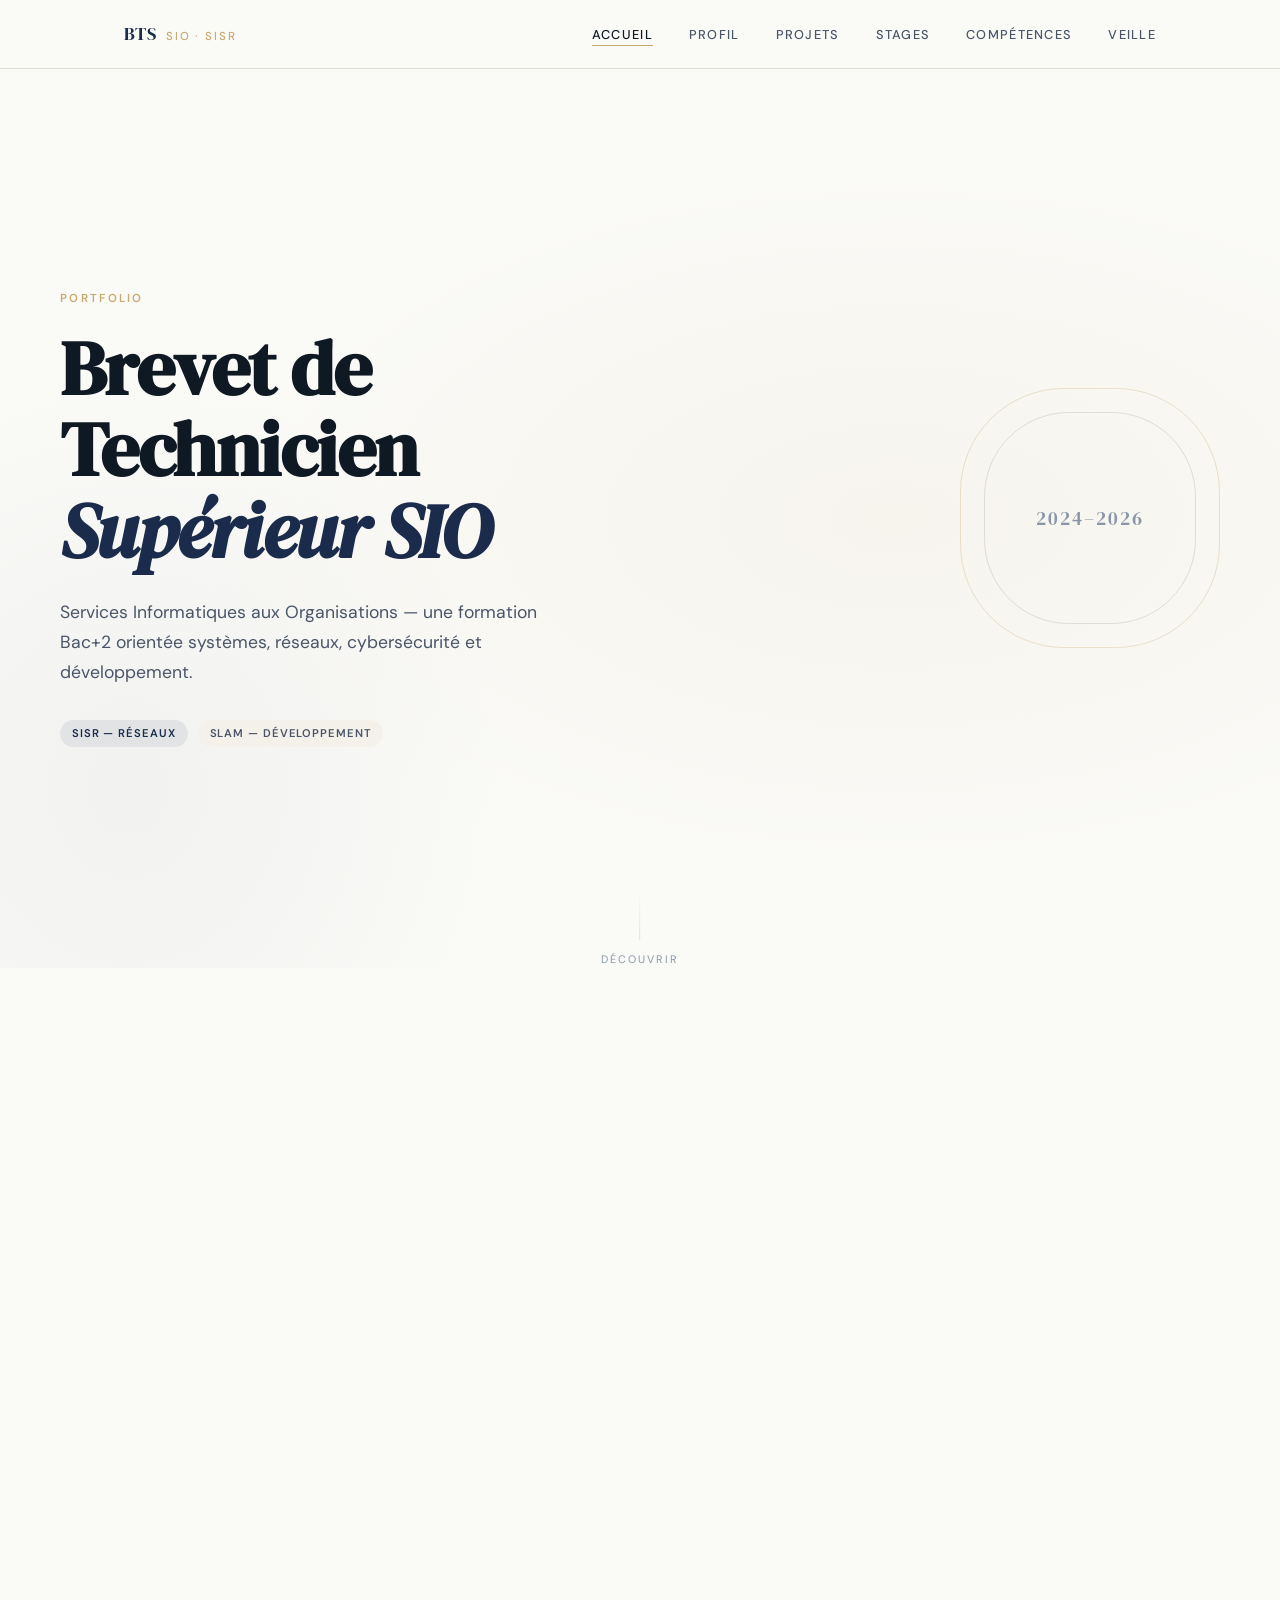
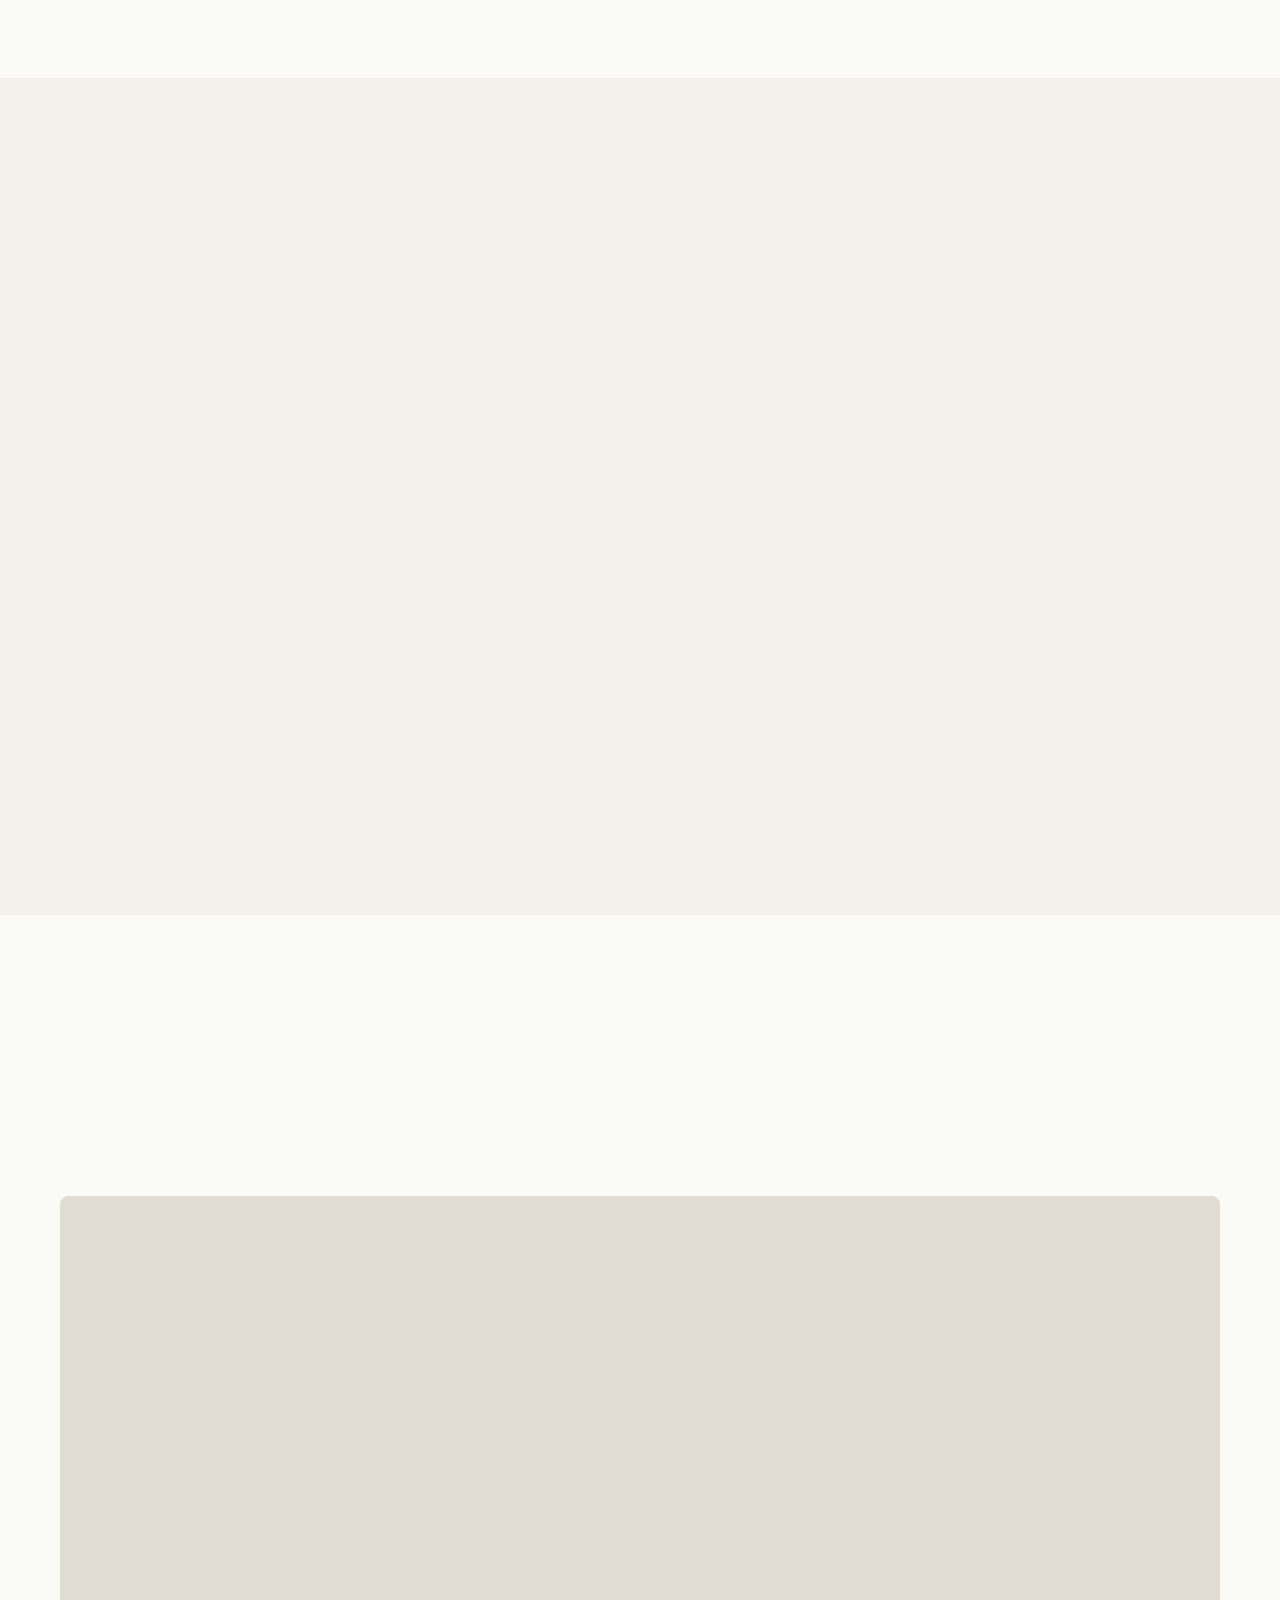
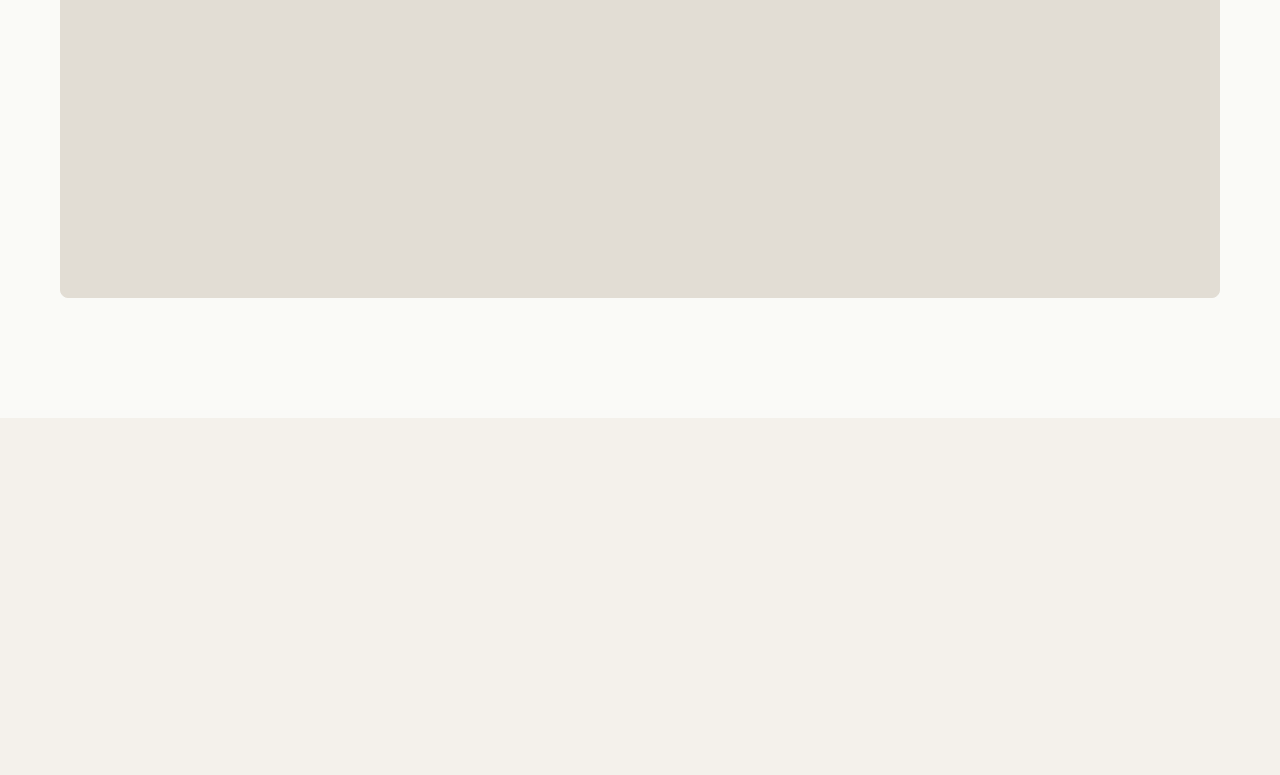
<file: index.html>
<!DOCTYPE html>
<html lang="fr">
<head>
  <meta charset="UTF-8">
  <meta http-equiv="refresh" content="0; url=accueil/index.html">
  <title>Redirection</title>
</head>
<body>
  <p>Redirection vers le site...</p>
</body>
</html>
</file>
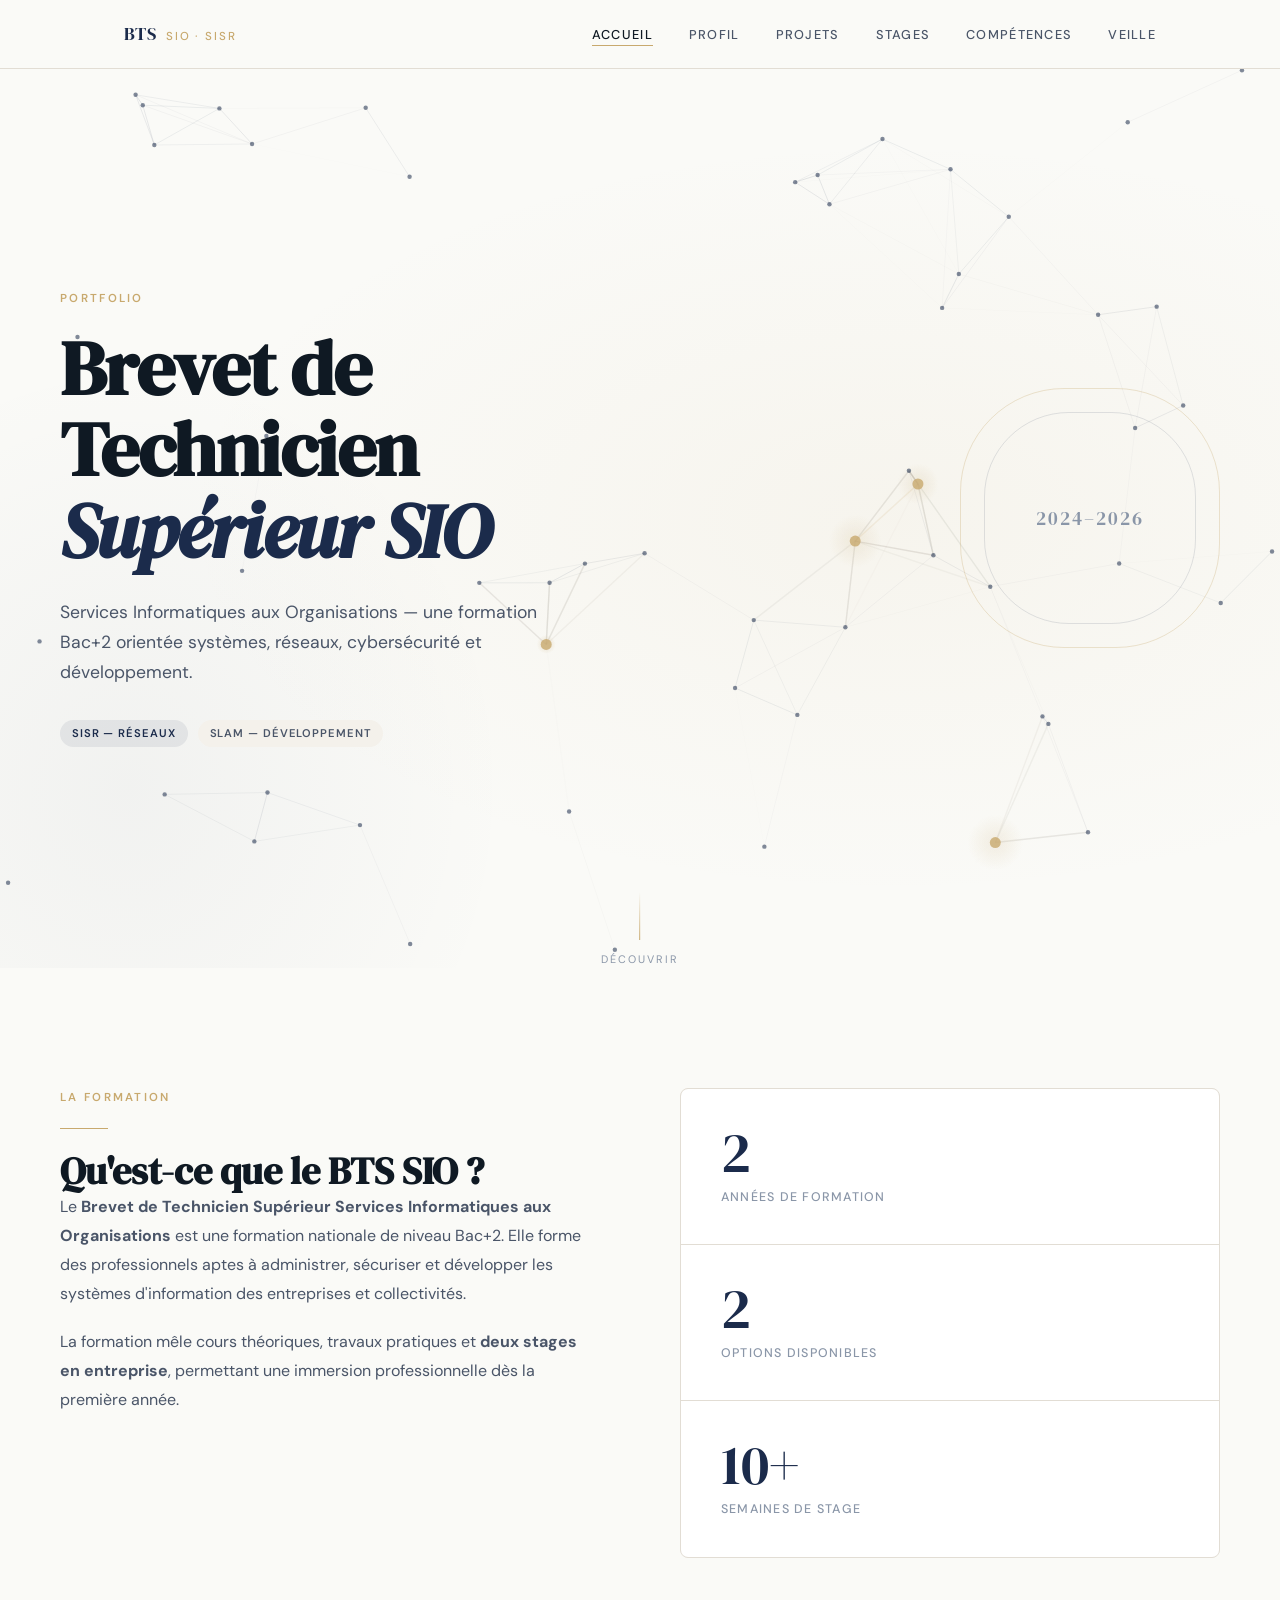
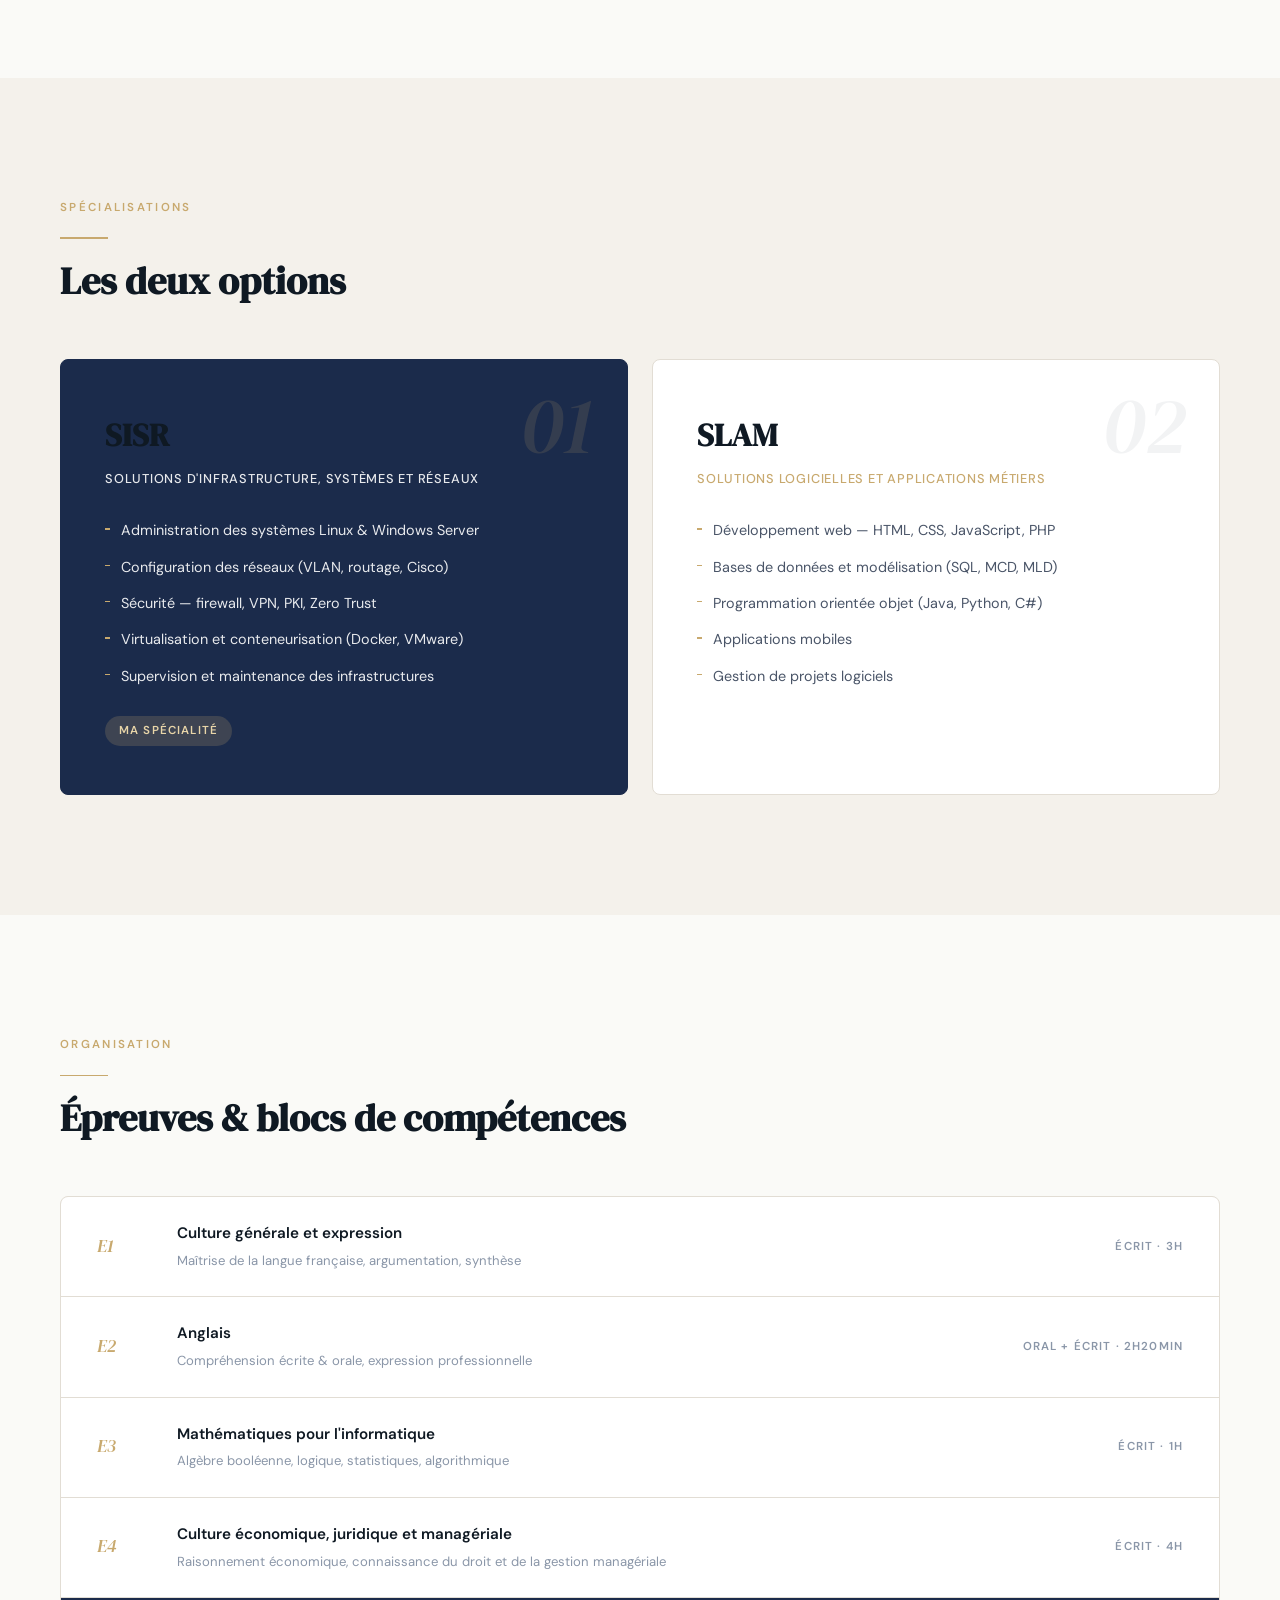
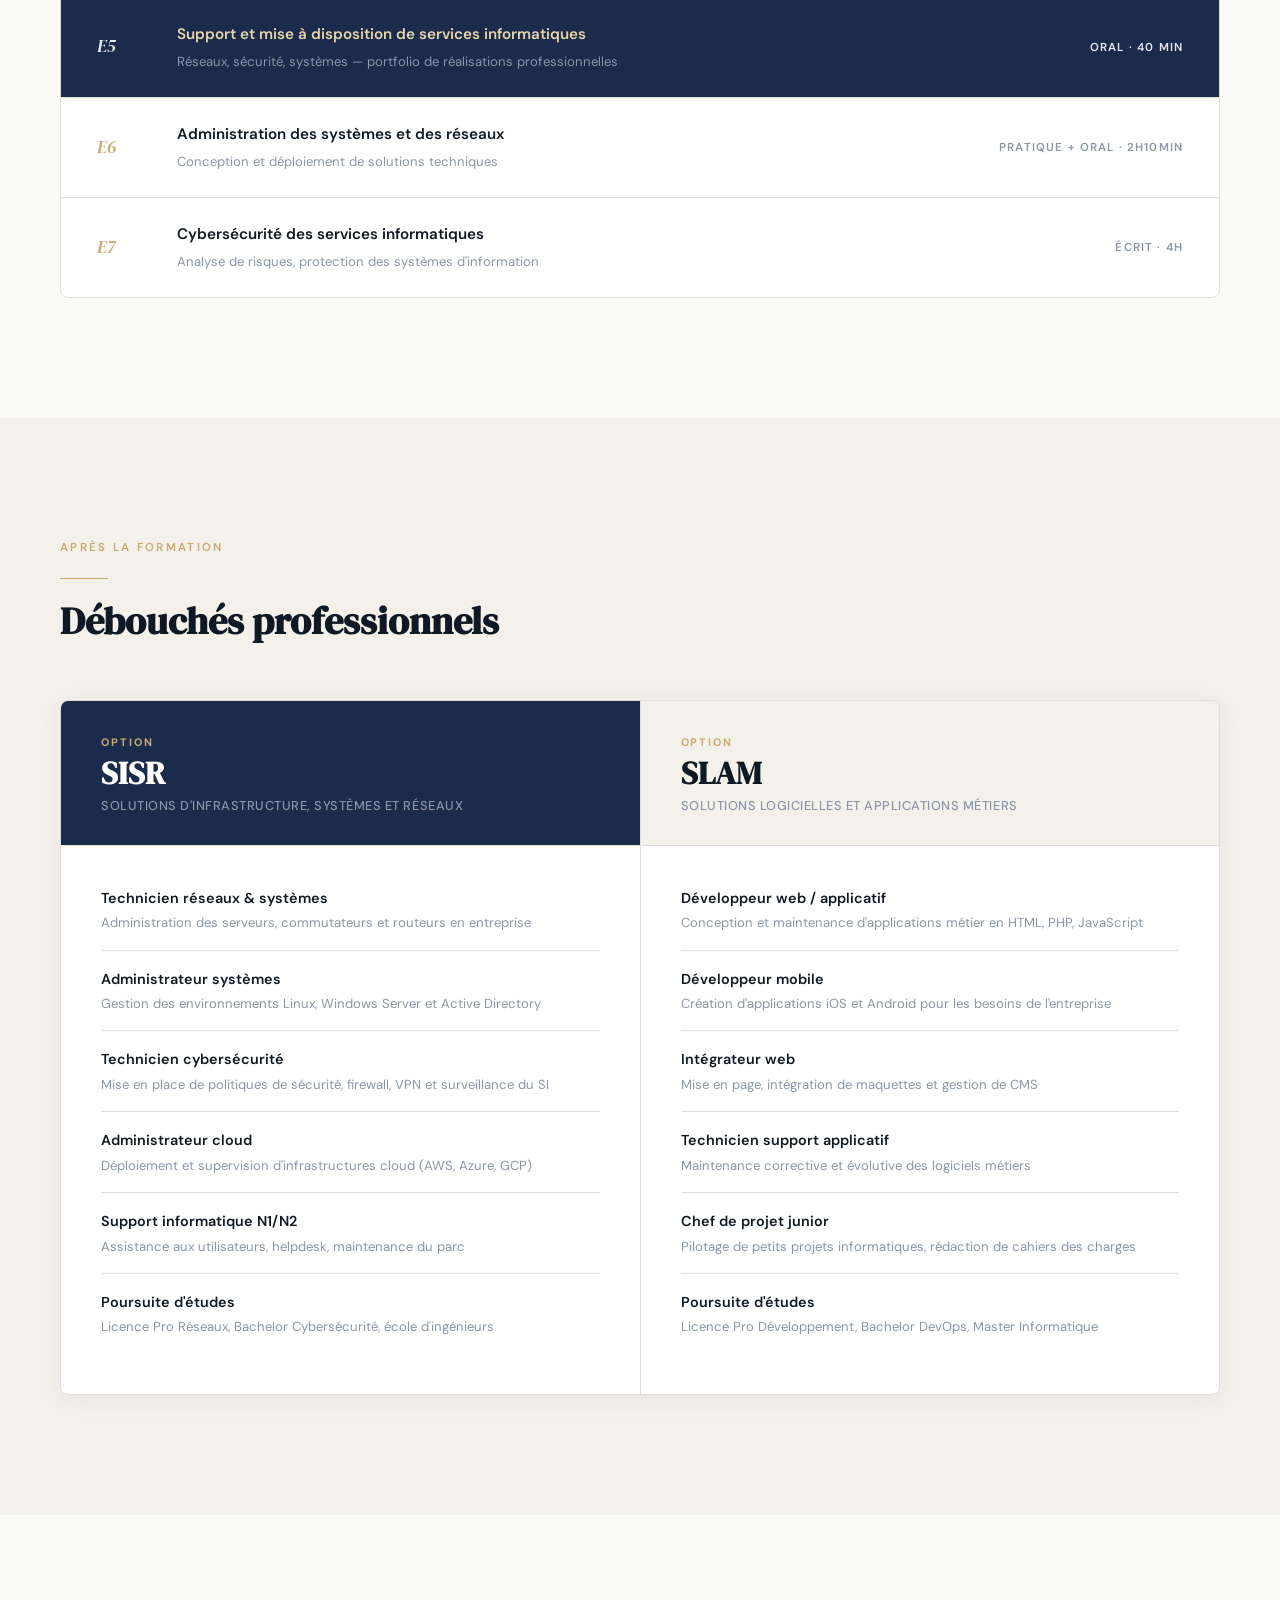
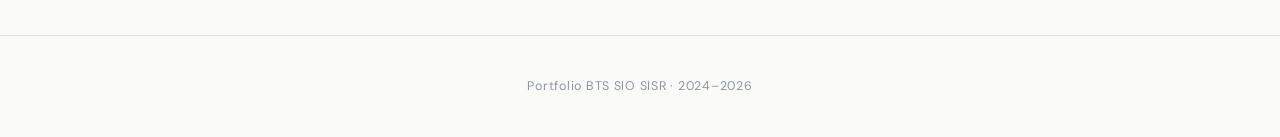
<file: accueil/index.html>
<!DOCTYPE html>
<html lang="fr">
<head>
  <meta charset="UTF-8">
  <meta name="viewport" content="width=device-width, initial-scale=1.0">
  <title>Accueil — Portfolio BTS SIO SISR</title>
  <link rel="stylesheet" href="../shared/global.css">
  <link rel="stylesheet" href="style.css">
</head>
<body class="page-wrap">

  <!-- Navigation -->
  <header class="site-header">
    <nav class="site-nav">
      <a class="nav-logo" href="../accueil/index.html">
        <span class="logo-mark">BTS</span>
        <span class="logo-text">SIO · SISR</span>
      </a>
      <button class="nav-burger" id="burger" aria-label="Menu"><span></span><span></span></button>
      <ul class="nav-links" id="navLinks">
        <li><a href="../accueil/index.html"     data-page="accueil">Accueil</a></li>
        <li><a href="../profil/index.html"      data-page="profil">Profil</a></li>
        <li><a href="../projets/index.html"     data-page="projets">Projets</a></li>
        <li><a href="../stages/index.html"      data-page="stages">Stages</a></li>
        <li><a href="../competences/index.html" data-page="competences">Compétences</a></li>
        <li><a href="../veille/index.html"      data-page="veille">Veille</a></li>
      </ul>
    </nav>
  </header>

  <!-- ══ HERO ══════════════════════════════════════════════ -->
  <section class="hero">
    <canvas id="hero-particles" data-particles aria-hidden="true"
            style="position:absolute;inset:0;width:100%;height:100%;pointer-events:none;z-index:0;"></canvas>
    <div class="container hero-inner" style="position:relative;z-index:1;">
      <div class="hero-content">
        <p class="eyebrow hero-eyebrow">Portfolio</p>
        <h1 class="display-title hero-title">
          Brevet de<br>Technicien<br><em>Supérieur SIO</em>
        </h1>
        <p class="hero-desc">
          Services Informatiques aux Organisations — une formation Bac+2
          orientée systèmes, réseaux, cybersécurité et développement.
        </p>
        <div class="hero-badges">
          <span class="tag tag-navy">SISR — Réseaux</span>
          <span class="tag tag-soft">SLAM — Développement</span>
        </div>
      </div>
      <div class="hero-deco" aria-hidden="true" style="position:relative; z-index:1;">
        <div class="deco-ring"></div>
        <div class="deco-ring deco-ring--2"></div>
        <span class="deco-label">2024–2026</span>
      </div>
    </div>
    <div class="hero-scroll-hint">
      <span></span>
      <p>Découvrir</p>
    </div>
  </section>

  <!-- ══ QU'EST-CE QUE LE BTS SIO ══════════════════════════ -->
  <section class="section-presentation">
    <div class="container">
      <div class="split-layout reveal">
        <div class="split-text">
          <p class="eyebrow">La formation</p>
          <span class="gold-rule"></span>
          <h2 class="section-heading">Qu'est-ce que le BTS&nbsp;SIO&nbsp;?</h2>
          <p class="body-text">
            Le <strong>Brevet de Technicien Supérieur Services Informatiques aux Organisations</strong>
            est une formation nationale de niveau Bac+2. Elle forme des professionnels aptes à
            administrer, sécuriser et développer les systèmes d'information des entreprises et
            collectivités.
          </p>
          <p class="body-text mt">
            La formation mêle cours théoriques, travaux pratiques et
            <strong>deux stages en entreprise</strong>, permettant une immersion professionnelle dès
            la première année.
          </p>
        </div>
        <div class="split-numbers">
          <div class="stat-item reveal reveal-delay-1">
            <span class="stat-num">2</span>
            <span class="stat-label">années de formation</span>
          </div>
          <div class="stat-item reveal reveal-delay-2">
            <span class="stat-num">2</span>
            <span class="stat-label">options disponibles</span>
          </div>
          <div class="stat-item reveal reveal-delay-3">
            <span class="stat-num">10+</span>
            <span class="stat-label">semaines de stage</span>
          </div>
        </div>
      </div>
    </div>
  </section>

  <!-- ══ LES DEUX OPTIONS ══════════════════════════════════ -->
  <section class="section-options">
    <div class="container">
      <div class="section-header reveal">
        <p class="eyebrow">Spécialisations</p>
        <span class="gold-rule"></span>
        <h2 class="section-heading">Les deux options</h2>
      </div>
      <div class="options-grid">
        <!-- SISR -->
        <div class="option-card option-card--featured reveal reveal-delay-1">
          <div class="option-num">01</div>
          <h3>SISR</h3>
          <p class="option-full">Solutions d'Infrastructure, Systèmes et Réseaux</p>
          <ul class="option-list">
            <li>Administration des systèmes Linux &amp; Windows Server</li>
            <li>Configuration des réseaux (VLAN, routage, Cisco)</li>
            <li>Sécurité — firewall, VPN, PKI, Zero Trust</li>
            <li>Virtualisation et conteneurisation (Docker, VMware)</li>
            <li>Supervision et maintenance des infrastructures</li>
          </ul>
          <div class="option-badge">Ma spécialité</div>
        </div>
        <!-- SLAM -->
        <div class="option-card reveal reveal-delay-2">
          <div class="option-num">02</div>
          <h3>SLAM</h3>
          <p class="option-full">Solutions Logicielles et Applications Métiers</p>
          <ul class="option-list">
            <li>Développement web — HTML, CSS, JavaScript, PHP</li>
            <li>Bases de données et modélisation (SQL, MCD, MLD)</li>
            <li>Programmation orientée objet (Java, Python, C#)</li>
            <li>Applications mobiles</li>
            <li>Gestion de projets logiciels</li>
          </ul>
        </div>
      </div>
    </div>
  </section>

  <!-- ══ PROGRAMME ═════════════════════════════════════════ -->
  <section class="section-programme">
    <div class="container">
      <div class="section-header reveal">
        <p class="eyebrow">Organisation</p>
        <span class="gold-rule"></span>
        <h2 class="section-heading">Épreuves &amp; blocs de compétences</h2>
      </div>
      <div class="epreuves-list">
        <div class="epreuve-item reveal reveal-delay-1">
          <span class="ep-code">E1</span>
          <div class="ep-body">
            <h4>Culture générale et expression</h4>
            <p>Maîtrise de la langue française, argumentation, synthèse</p>
          </div>
          <span class="ep-format">Écrit · 3h</span>
        </div>
        <div class="epreuve-item reveal reveal-delay-2">
          <span class="ep-code">E2</span>
          <div class="ep-body">
            <h4>Anglais</h4>
            <p>Compréhension écrite &amp; orale, expression professionnelle</p>
          </div>
          <span class="ep-format">Oral + Écrit · 2H20min</span>
        </div>
        <div class="epreuve-item reveal reveal-delay-3">
          <span class="ep-code">E3</span>
          <div class="ep-body">
            <h4>Mathématiques pour l'informatique</h4>
            <p>Algèbre booléenne, logique, statistiques, algorithmique</p>
          </div>
          <span class="ep-format">Écrit · 1H</span>
        </div>
        <div class="epreuve-item reveal reveal-delay-4">
          <span class="ep-code">E4</span>
          <div class="ep-body">
            <h4>Culture économique, juridique et managériale</h4>
            <p>Raisonnement économique, connaissance du droit et de la gestion managériale</p>
          </div>
          <span class="ep-format">Écrit · 4H </span>
        </div>
        <div class="epreuve-item epreuve-item--highlight reveal reveal-delay-5">
          <span class="ep-code">E5</span>
          <div class="ep-body">
            <h4>Support et mise à disposition de services informatiques</h4>
            <p>Réseaux, sécurité, systèmes — portfolio de réalisations professionnelles</p>
          </div>
          <span class="ep-format">Oral · 40 min</span>
        </div>
        <div class="epreuve-item reveal reveal-delay-6">
          <span class="ep-code">E6</span>
          <div class="ep-body">
            <h4>Administration des systèmes et des réseaux</h4>
            <p>Conception et déploiement de solutions techniques</p>
          </div>
          <span class="ep-format">Pratique + Oral · 2H10min</span>
        </div>
        <div class="epreuve-item reveal reveal-delay-7">
          <span class="ep-code">E7</span>
          <div class="ep-body">
            <h4>Cybersécurité des services informatiques</h4>
            <p>Analyse de risques, protection des systèmes d'information</p>
          </div>
          <span class="ep-format">Écrit · 4H</span>
        </div>
      </div>
    </div>
  </section>

  <!-- ══ DÉBOUCHÉS ═════════════════════════════════════════ -->
  <section class="section-debouches">
  <div class="container">
    <div class="section-header reveal">
      <p class="eyebrow">Après la formation</p>
      <span class="gold-rule"></span>
      <h2 class="section-heading">Débouchés professionnels</h2>
    </div>
    <div class="debouches-compare reveal reveal-delay-1">

      <!-- SISR -->
      <div class="dc-col dc-col--featured">
        <div class="dc-col-header">
          <span class="dc-option-label">Option</span>
          <h3>SISR</h3>
          <p>Solutions d'Infrastructure, Systèmes et Réseaux</p>
        </div>
        <ul class="dc-list">
          <li>
            <strong>Technicien réseaux &amp; systèmes</strong>
            <span>Administration des serveurs, commutateurs et routeurs en entreprise</span>
          </li>
          <li>
            <strong>Administrateur systèmes</strong>
            <span>Gestion des environnements Linux, Windows Server et Active Directory</span>
          </li>
          <li>
            <strong>Technicien cybersécurité</strong>
            <span>Mise en place de politiques de sécurité, firewall, VPN et surveillance du SI</span>
          </li>
          <li>
            <strong>Administrateur cloud</strong>
            <span>Déploiement et supervision d'infrastructures cloud (AWS, Azure, GCP)</span>
          </li>
          <li>
            <strong>Support informatique N1/N2</strong>
            <span>Assistance aux utilisateurs, helpdesk, maintenance du parc</span>
          </li>
          <li>
            <strong>Poursuite d'études</strong>
            <span>Licence Pro Réseaux, Bachelor Cybersécurité, école d'ingénieurs</span>
          </li>
        </ul>
      </div>

      <!-- Séparateur -->
      <div class="dc-sep" aria-hidden="true"></div>

      <!-- SLAM -->
      <div class="dc-col">
        <div class="dc-col-header">
          <span class="dc-option-label">Option</span>
          <h3>SLAM</h3>
          <p>Solutions Logicielles et Applications Métiers</p>
        </div>
        <ul class="dc-list">
          <li>
            <strong>Développeur web / applicatif</strong>
            <span>Conception et maintenance d'applications métier en HTML, PHP, JavaScript</span>
          </li>
          <li>
            <strong>Développeur mobile</strong>
            <span>Création d'applications iOS et Android pour les besoins de l'entreprise</span>
          </li>
          <li>
            <strong>Intégrateur web</strong>
            <span>Mise en page, intégration de maquettes et gestion de CMS</span>
          </li>
          <li>
            <strong>Technicien support applicatif</strong>
            <span>Maintenance corrective et évolutive des logiciels métiers</span>
          </li>
          <li>
            <strong>Chef de projet junior</strong>
            <span>Pilotage de petits projets informatiques, rédaction de cahiers des charges</span>
          </li>
          <li>
            <strong>Poursuite d'études</strong>
            <span>Licence Pro Développement, Bachelor DevOps, Master Informatique</span>
          </li>
        </ul>
      </div>

    </div>
  </div>
</section>

  <!-- Footer -->
  <footer class="site-footer">
    <div class="container">
      Portfolio BTS SIO SISR · 2024–2026
    </div>
  </footer>

  <script src="../shared/shared.js"></script>
  <script src="../shared/particles.js"></script>
</body>
</html>
</file>
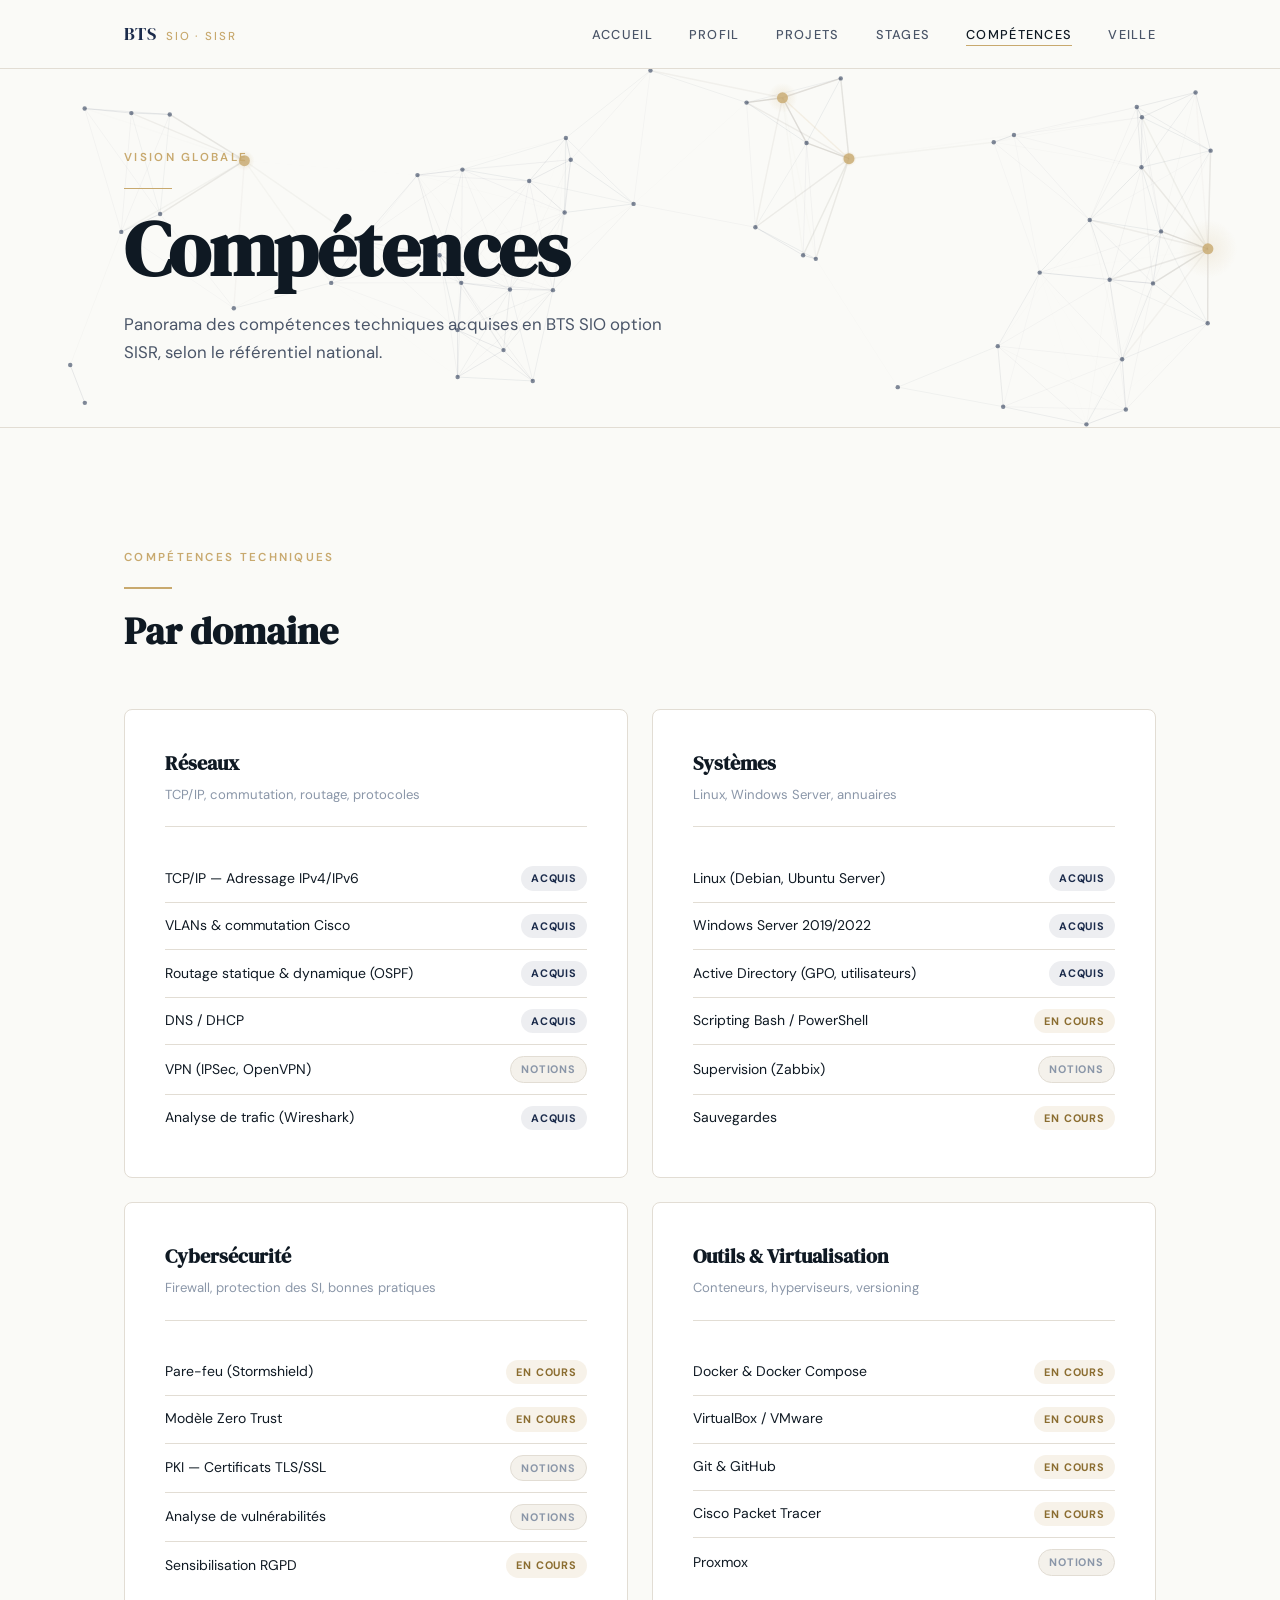
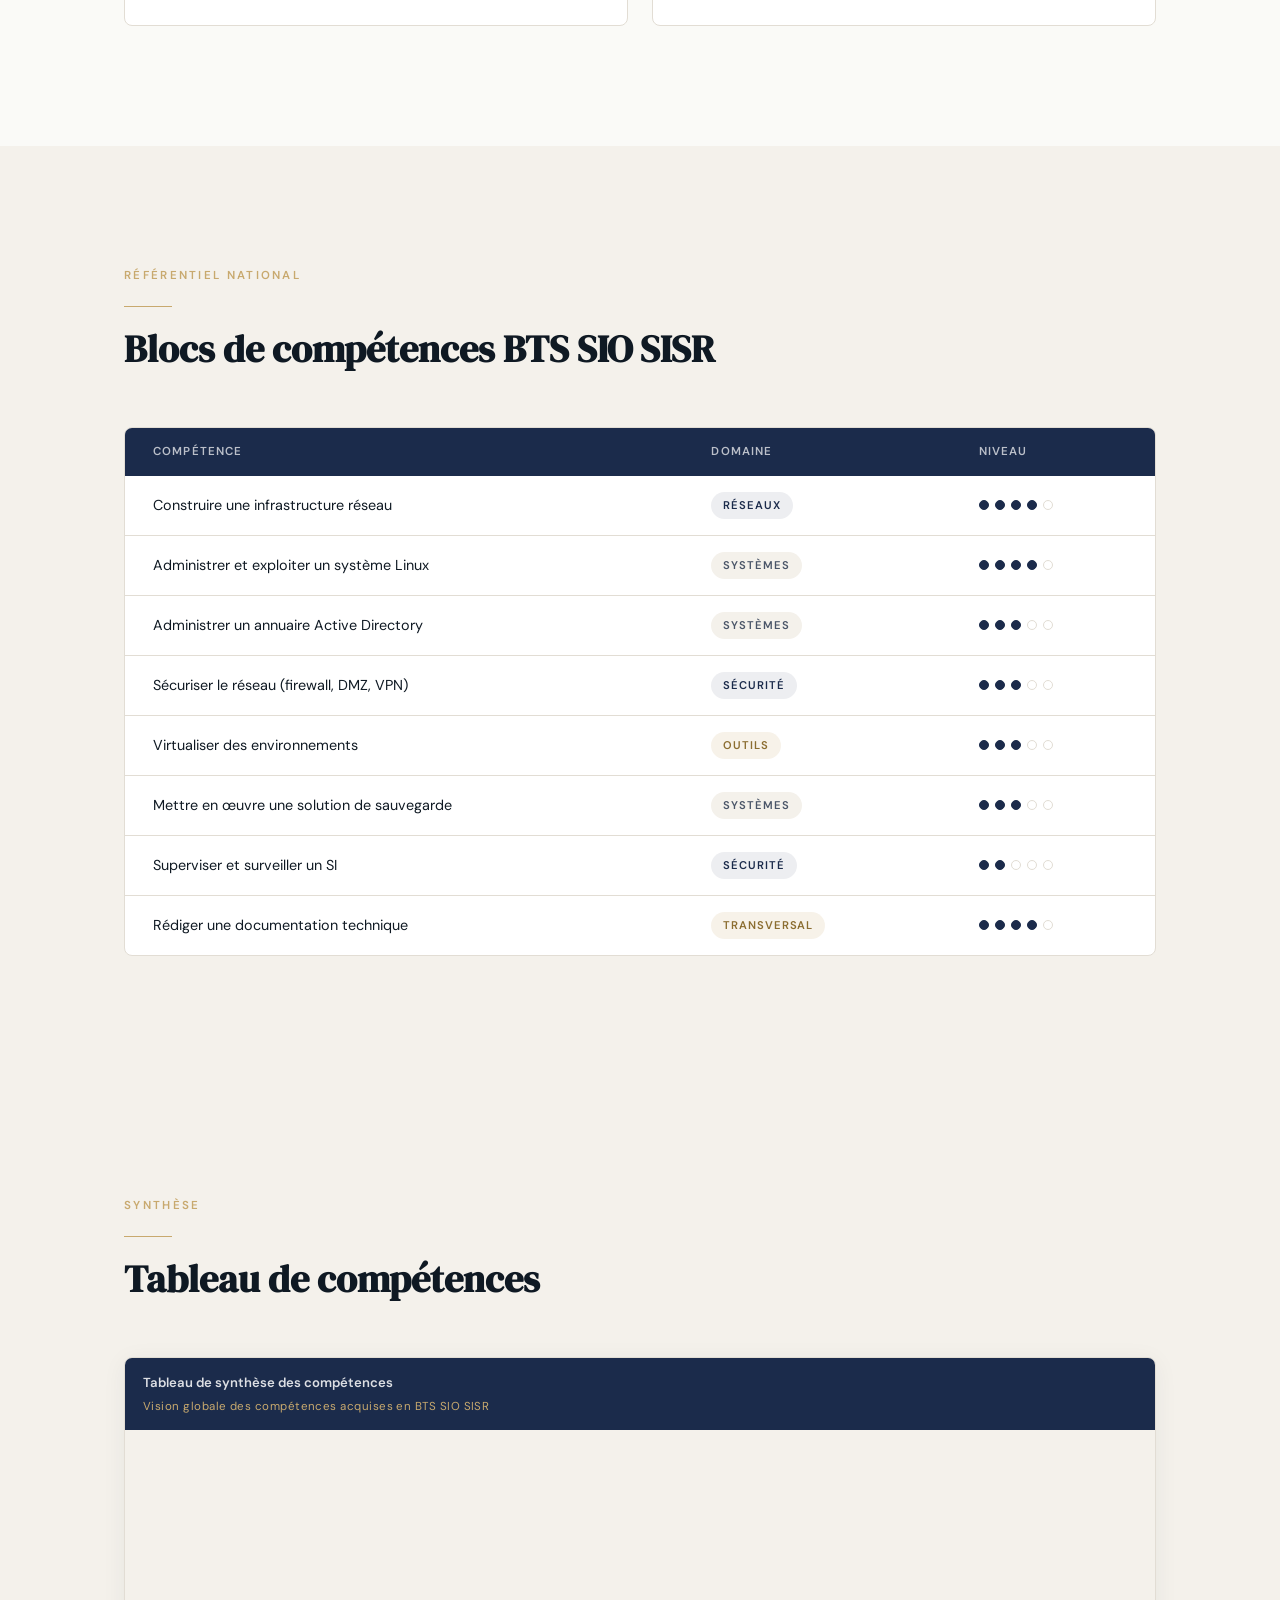
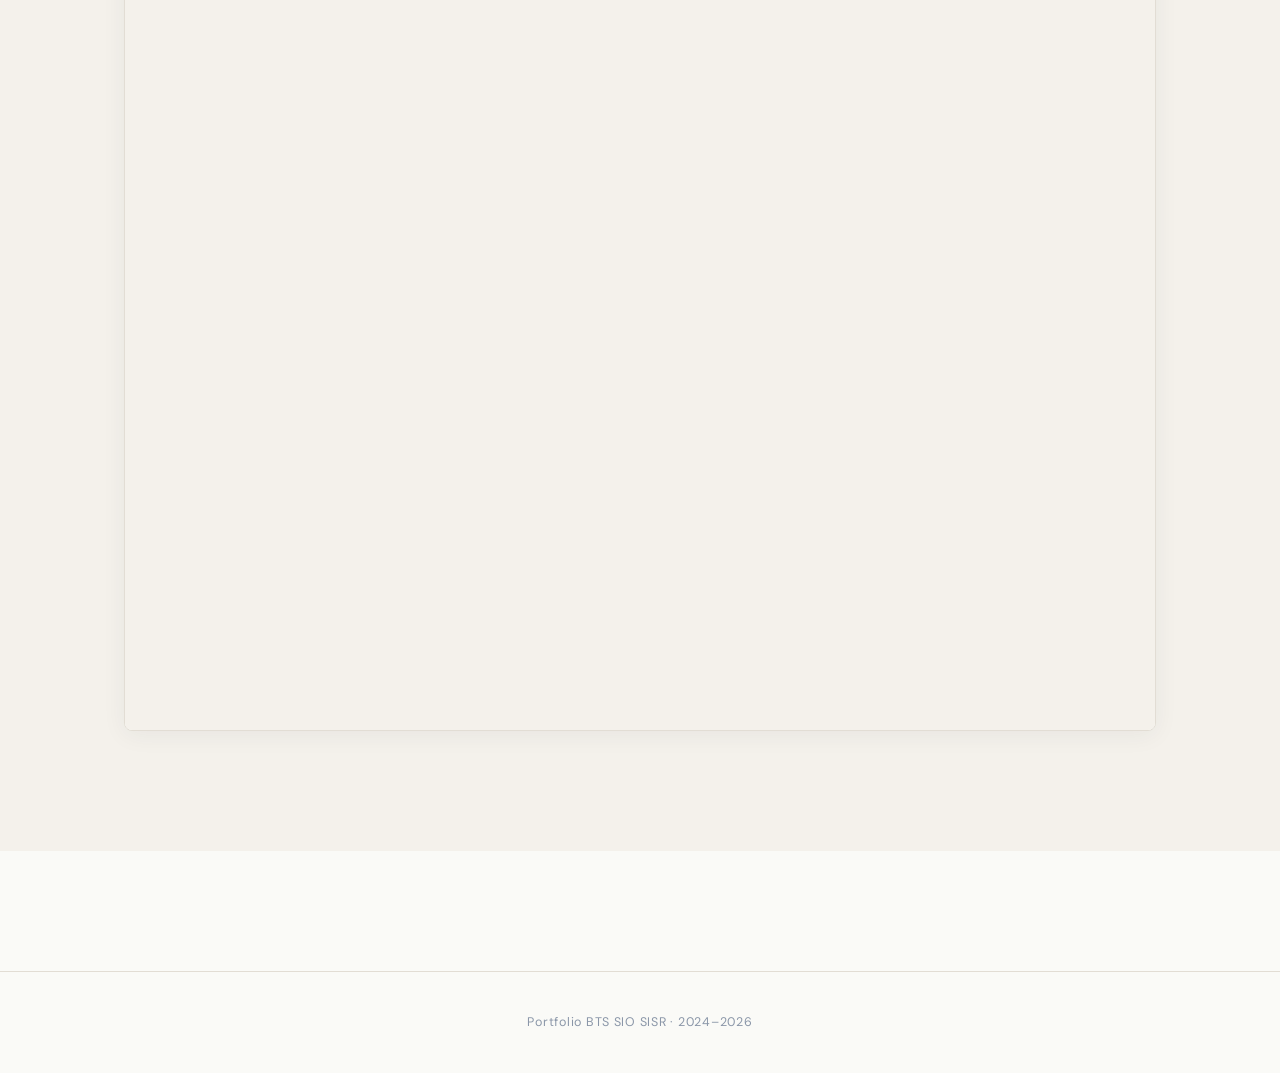
<file: competences/index.html>
<!DOCTYPE html>
<html lang="fr">
<head>
  <meta charset="UTF-8">
  <meta name="viewport" content="width=device-width, initial-scale=1.0">
  <title>Compétences — Portfolio BTS SIO SISR</title>
  <link rel="stylesheet" href="../shared/global.css">
  <link rel="stylesheet" href="style.css">
</head>
<body class="page-wrap">

  <header class="site-header">
    <nav class="site-nav">
      <a class="nav-logo" href="../accueil/index.html">
        <span class="logo-mark">BTS</span><span class="logo-text">SIO · SISR</span>
      </a>
      <button class="nav-burger" id="burger" aria-label="Menu"><span></span><span></span></button>
      <ul class="nav-links" id="navLinks">
        <li><a href="../accueil/index.html"     data-page="accueil">Accueil</a></li>
        <li><a href="../profil/index.html"      data-page="profil">Profil</a></li>
        <li><a href="../projets/index.html"     data-page="projets">Projets</a></li>
        <li><a href="../stages/index.html"      data-page="stages">Stages</a></li>
        <li><a href="../competences/index.html" data-page="competences">Compétences</a></li>
        <li><a href="../veille/index.html"      data-page="veille">Veille</a></li>
      </ul>
    </nav>
  </header>

  <!-- ── PAGE HEADER ─────────────────────────────────────── -->
  <section class="page-header">
    <canvas id="ph-particles" data-particles aria-hidden="true"
            style="position:absolute;inset:0;width:100%;height:100%;pointer-events:none;z-index:0;"></canvas>
    <div class="container" style="position:relative;z-index:1;">
      <p class="eyebrow">Vision globale</p>
      <span class="gold-rule"></span>
      <h1 class="display-title">Compétences</h1>
      <p class="page-header-desc">
        Panorama des compétences techniques acquises en BTS SIO option SISR,
        selon le référentiel national.
      </p>
    </div>
  </section>

  <!-- ── DOMAINES ─────────────────────────────────────────── -->
  <section class="section-skills">
  <div class="container">
    <div class="section-header reveal">
      <p class="eyebrow">Compétences techniques</p>
      <span class="gold-rule"></span>
      <h2 class="section-heading">Par domaine</h2>
    </div>

    <div class="skills-areas">

      <!-- Réseaux -->
      <div class="skill-area reveal reveal-delay-1">
        <div class="sa-header">
          <!-- <div class="sa-icon">🌐</div> -->
          <div>
            <h3>Réseaux</h3>
            <p>TCP/IP, commutation, routage, protocoles</p>
          </div>
        </div>
        <ul class="skill-list">
          <li><span class="skill-name">TCP/IP — Adressage IPv4/IPv6</span><span class="skill-status status-ok">Acquis</span></li>
          <li><span class="skill-name">VLANs &amp; commutation Cisco</span><span class="skill-status status-ok">Acquis</span></li>
          <li><span class="skill-name">Routage statique &amp; dynamique (OSPF)</span><span class="skill-status status-ok">Acquis</span></li>
          <li><span class="skill-name">DNS / DHCP</span><span class="skill-status status-ok">Acquis</span></li>
          <li><span class="skill-name">VPN (IPSec, OpenVPN)</span><span class="skill-status status-notion">Notions</span></li>
          <li><span class="skill-name">Analyse de trafic (Wireshark)</span><span class="skill-status status-ok">Acquis</span></li>
        </ul>
      </div>

      <!-- Systèmes -->
      <div class="skill-area reveal reveal-delay-2">
        <div class="sa-header">
          <!-- <div class="sa-icon">🖥️</div> -->
          <div>
            <h3>Systèmes</h3>
            <p>Linux, Windows Server, annuaires</p>
          </div>
        </div>
        <ul class="skill-list">
          <li><span class="skill-name">Linux (Debian, Ubuntu Server)</span><span class="skill-status status-ok">Acquis</span></li>
          <li><span class="skill-name">Windows Server 2019/2022</span><span class="skill-status status-ok">Acquis</span></li>
          <li><span class="skill-name">Active Directory (GPO, utilisateurs)</span><span class="skill-status status-ok">Acquis</span></li>
          <li><span class="skill-name">Scripting Bash / PowerShell</span><span class="skill-status status-wip">En cours</span></li>
          <li><span class="skill-name">Supervision (Zabbix)</span><span class="skill-status status-notion">Notions</span></li>
          <li><span class="skill-name">Sauvegardes</span><span class="skill-status status-wip">En cours</span></li>
        </ul>
      </div>

      <!-- Cybersécurité -->
      <div class="skill-area reveal reveal-delay-3">
        <div class="sa-header">
          <!-- <div class="sa-icon">🛡️</div> -->
          <div>
            <h3>Cybersécurité</h3>
            <p>Firewall, protection des SI, bonnes pratiques</p>
          </div>
        </div>
        <ul class="skill-list">
          <li><span class="skill-name">Pare-feu (Stormshield)</span><span class="skill-status status-wip">En cours</span></li>
          <li><span class="skill-name">Modèle Zero Trust</span><span class="skill-status status-wip">En cours</span></li>
          <li><span class="skill-name">PKI — Certificats TLS/SSL</span><span class="skill-status status-notion">Notions</span></li>
          <li><span class="skill-name">Analyse de vulnérabilités</span><span class="skill-status status-notion">Notions</span></li>
          <li><span class="skill-name">Sensibilisation RGPD</span><span class="skill-status status-wip">En cours</span></li>
        </ul>
      </div>

      <!-- Outils -->
      <div class="skill-area reveal reveal-delay-4">
        <div class="sa-header">
          <!-- <div class="sa-icon">⚙️</div> -->
          <div>
            <h3>Outils &amp; Virtualisation</h3>
            <p>Conteneurs, hyperviseurs, versioning</p>
          </div>
        </div>
        <ul class="skill-list">
          <li><span class="skill-name">Docker &amp; Docker Compose</span><span class="skill-status status-wip">En cours</span></li>
          <li><span class="skill-name">VirtualBox / VMware</span><span class="skill-status status-wip">En cours</span></li>
          <li><span class="skill-name">Git &amp; GitHub</span><span class="skill-status status-wip">En cours</span></li>
          <li><span class="skill-name">Cisco Packet Tracer</span><span class="skill-status status-wip">En cours</span></li>
          <li><span class="skill-name">Proxmox</span><span class="skill-status status-notion">Notions</span></li>
        </ul>
      </div>

    </div>
  </div>
</section>

  <!-- ── RÉFÉRENTIEL ───────────────────────────────────────── -->
  <section class="section-referentiel">
    <div class="container">
      <div class="section-header reveal">
        <p class="eyebrow">Référentiel national</p>
        <span class="gold-rule"></span>
        <h2 class="section-heading">Blocs de compétences BTS SIO SISR</h2>
      </div>
      <div class="ref-table-wrap reveal reveal-delay-1">
        <table class="ref-table">
          <thead>
            <tr>
              <th>Compétence</th>
              <th>Domaine</th>
              <th>Niveau</th>
            </tr>
          </thead>
          <tbody>
            <tr>
              <td>Construire une infrastructure réseau</td>
              <td><span class="tag tag-navy">Réseaux</span></td>
              <td><div class="level-dots"><span class="dot on"></span><span class="dot on"></span><span class="dot on"></span><span class="dot on"></span><span class="dot"></span></div></td>
            </tr>
            <tr>
              <td>Administrer et exploiter un système Linux</td>
              <td><span class="tag tag-soft">Systèmes</span></td>
              <td><div class="level-dots"><span class="dot on"></span><span class="dot on"></span><span class="dot on"></span><span class="dot on"></span><span class="dot"></span></div></td>
            </tr>
            <tr>
              <td>Administrer un annuaire Active Directory</td>
              <td><span class="tag tag-soft">Systèmes</span></td>
              <td><div class="level-dots"><span class="dot on"></span><span class="dot on"></span><span class="dot on"></span><span class="dot"></span><span class="dot"></span></div></td>
            </tr>
            <tr>
              <td>Sécuriser le réseau (firewall, DMZ, VPN)</td>
              <td><span class="tag tag-navy">Sécurité</span></td>
              <td><div class="level-dots"><span class="dot on"></span><span class="dot on"></span><span class="dot on"></span><span class="dot"></span><span class="dot"></span></div></td>
            </tr>
            <tr>
              <td>Virtualiser des environnements</td>
              <td><span class="tag tag-gold">Outils</span></td>
              <td><div class="level-dots"><span class="dot on"></span><span class="dot on"></span><span class="dot on"></span><span class="dot"></span><span class="dot"></span></div></td>
            </tr>
            <tr>
              <td>Mettre en œuvre une solution de sauvegarde</td>
              <td><span class="tag tag-soft">Systèmes</span></td>
              <td><div class="level-dots"><span class="dot on"></span><span class="dot on"></span><span class="dot on"></span><span class="dot"></span><span class="dot"></span></div></td>
            </tr>
            <tr>
              <td>Superviser et surveiller un SI</td>
              <td><span class="tag tag-navy">Sécurité</span></td>
              <td><div class="level-dots"><span class="dot on"></span><span class="dot on"></span><span class="dot"></span><span class="dot"></span><span class="dot"></span></div></td>
            </tr>
            <tr>
              <td>Rédiger une documentation technique</td>
              <td><span class="tag tag-gold">Transversal</span></td>
              <td><div class="level-dots"><span class="dot on"></span><span class="dot on"></span><span class="dot on"></span><span class="dot on"></span><span class="dot"></span></div></td>
            </tr>
          </tbody>
        </table>
      </div>
    </div>
  </section>

  
<!-- ── TABLEAU DE SYNTHÈSE ───────────────────────────────── -->
<section class="section-tableau reveal">
  <div class="container">
    <div class="section-header">
      <p class="eyebrow">Synthèse</p>
      <span class="gold-rule"></span>
      <h2 class="section-heading">Tableau de compétences</h2>
    </div>
    <div class="tableau-viewer">
      <div class="pdf-card">
        <div class="pdf-card-header">
          <div>
            <p class="pdf-card-title">Tableau de synthèse des compétences</p>
            <p class="pdf-card-sub">Vision globale des compétences acquises en BTS SIO SISR</p>
          </div>
        </div>
        <iframe class="pdf-iframe-full"
                src="docs/tableau-competences.pdf"
                title="Tableau de compétences">
        </iframe>
      </div>
    </div>
  </div>
</section>

  <footer class="site-footer">
    <div class="container">Portfolio BTS SIO SISR · 2024–2026</div>
  </footer>
  <script src="../shared/shared.js"></script>
  <script src="../shared/particles.js"></script>
</body>
</html>
</file>
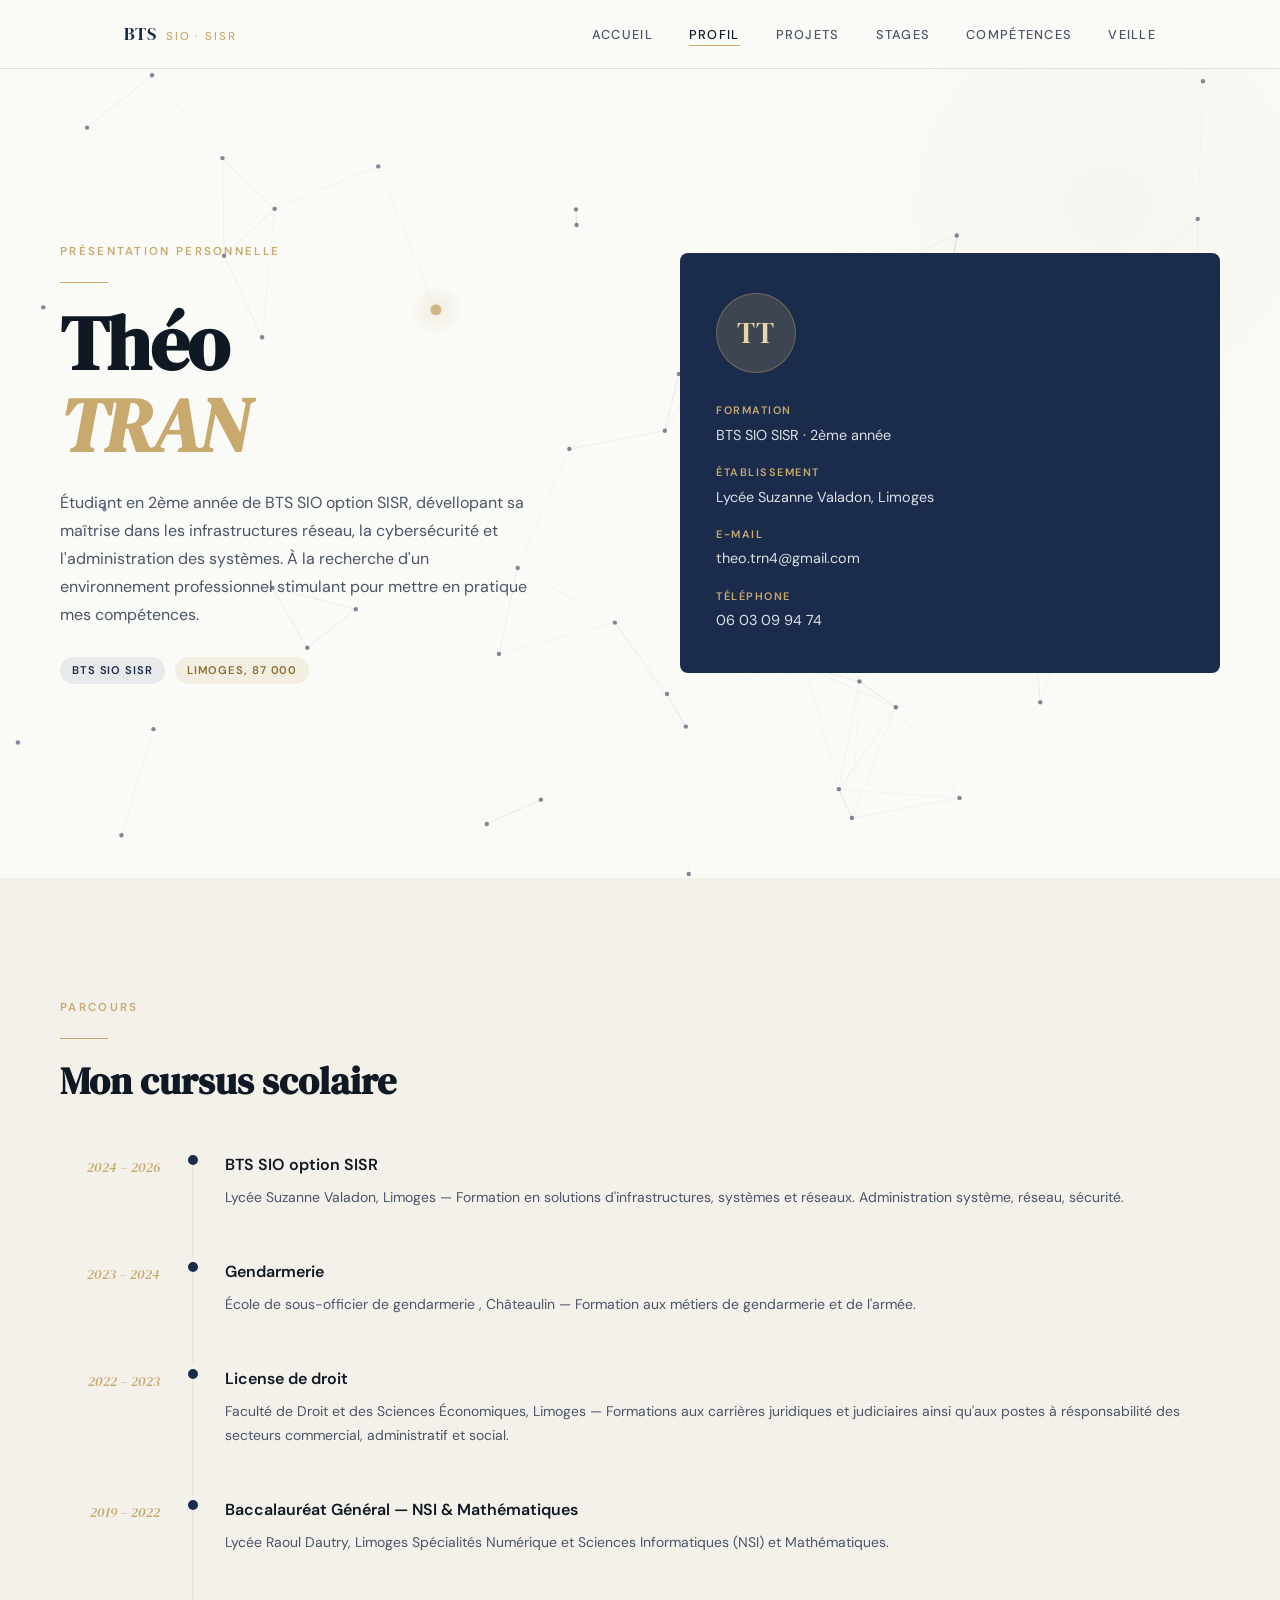
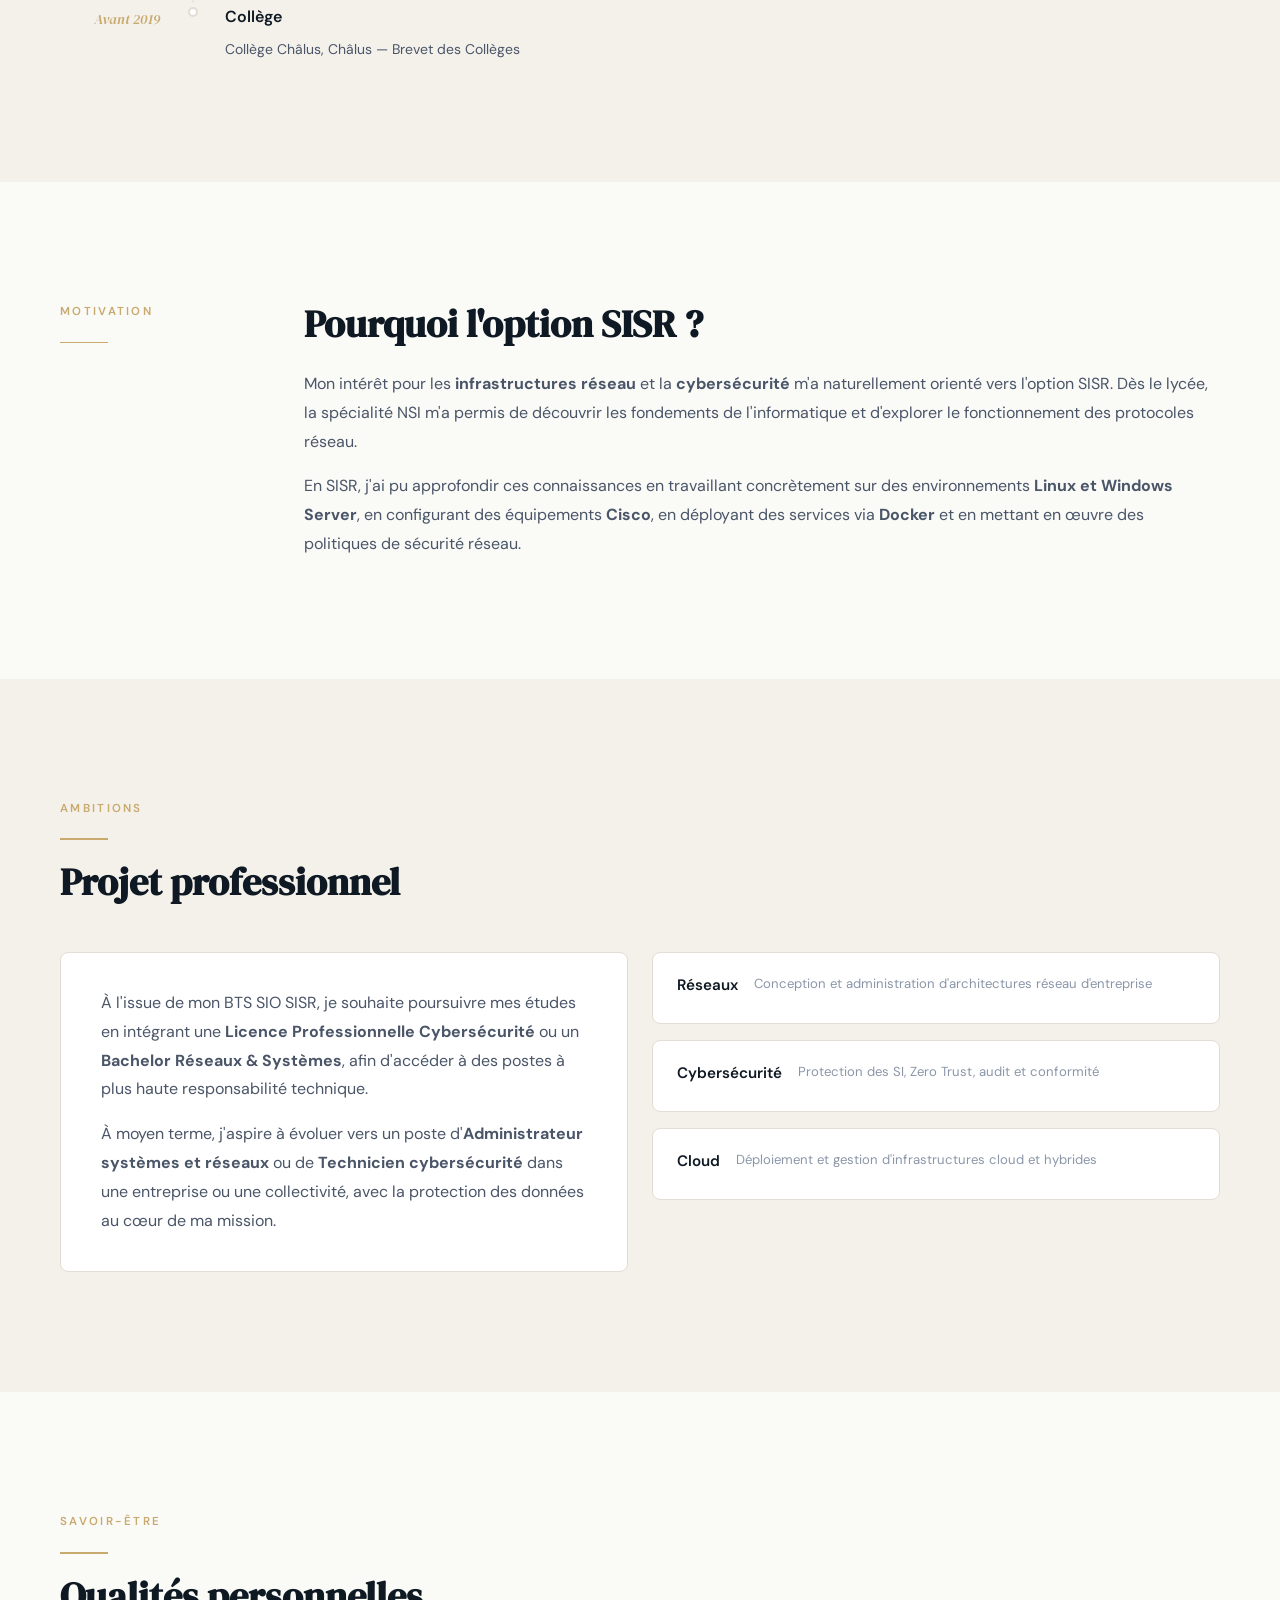
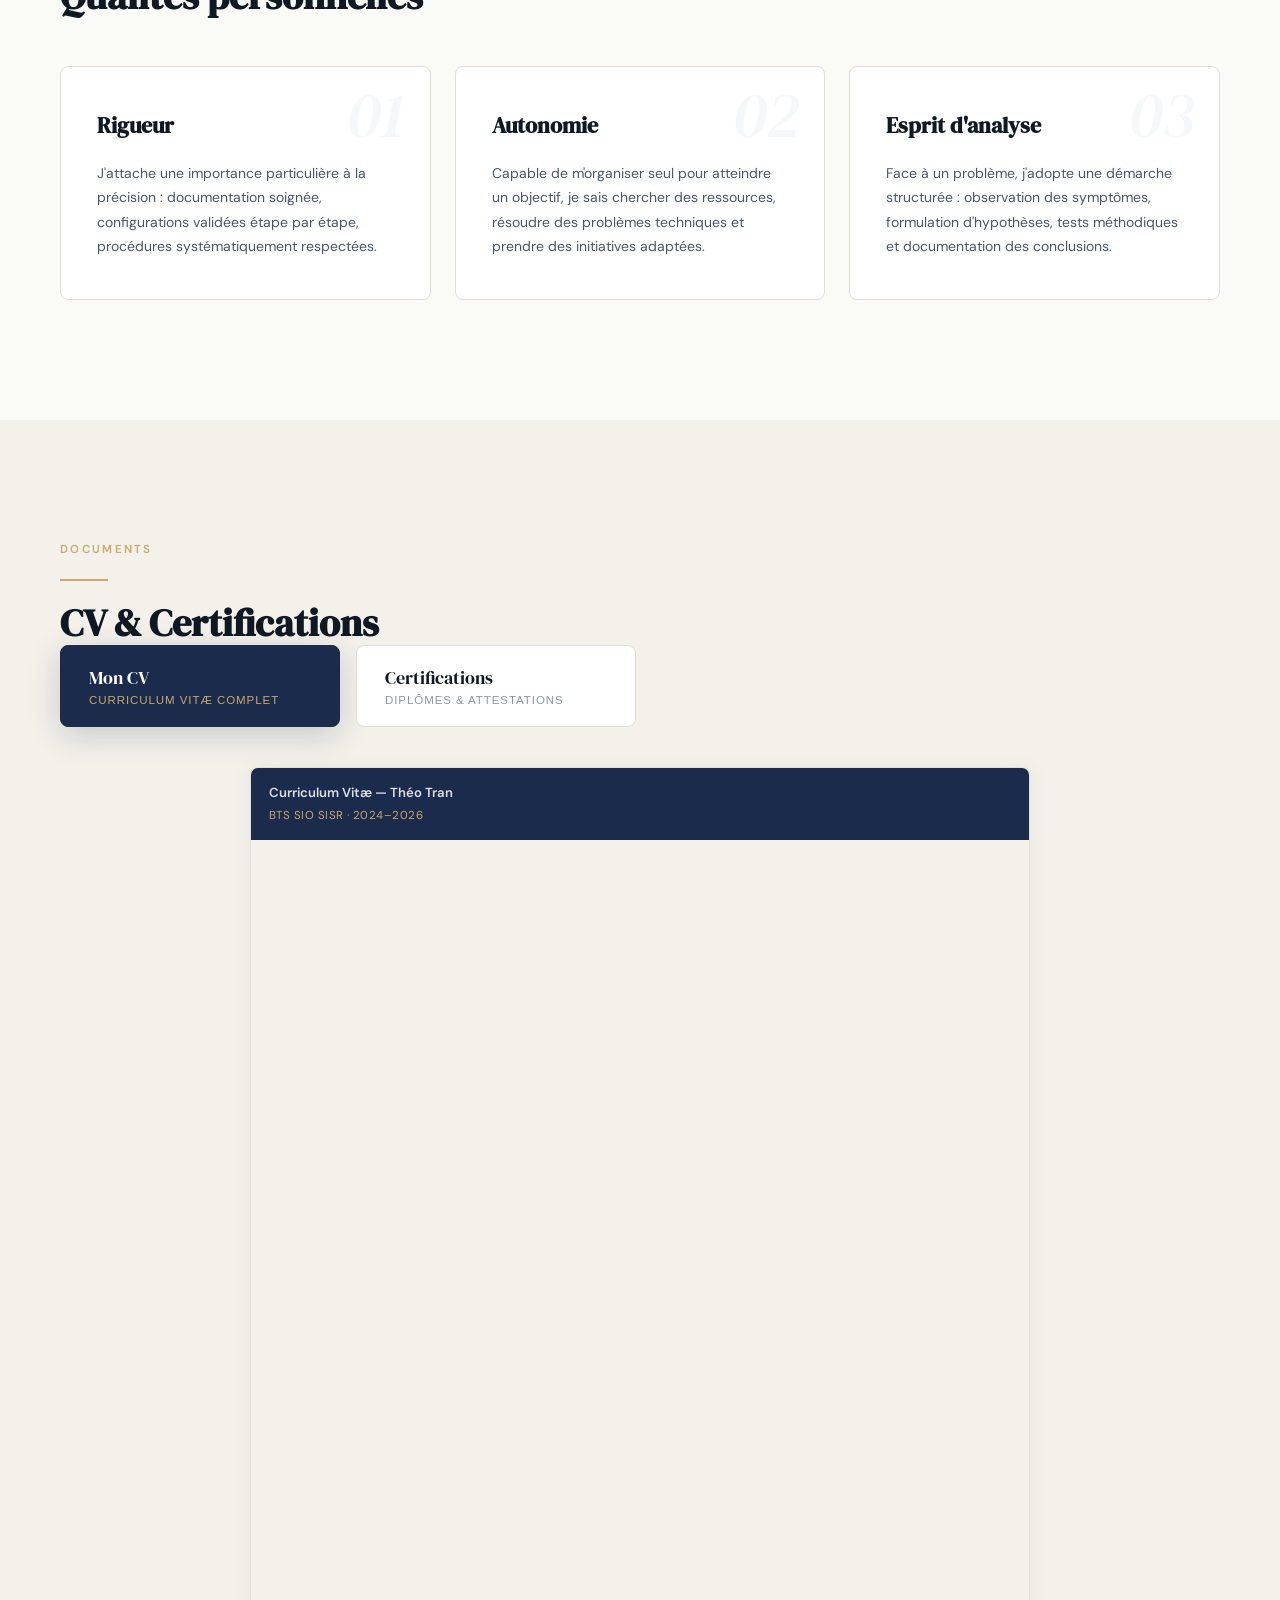
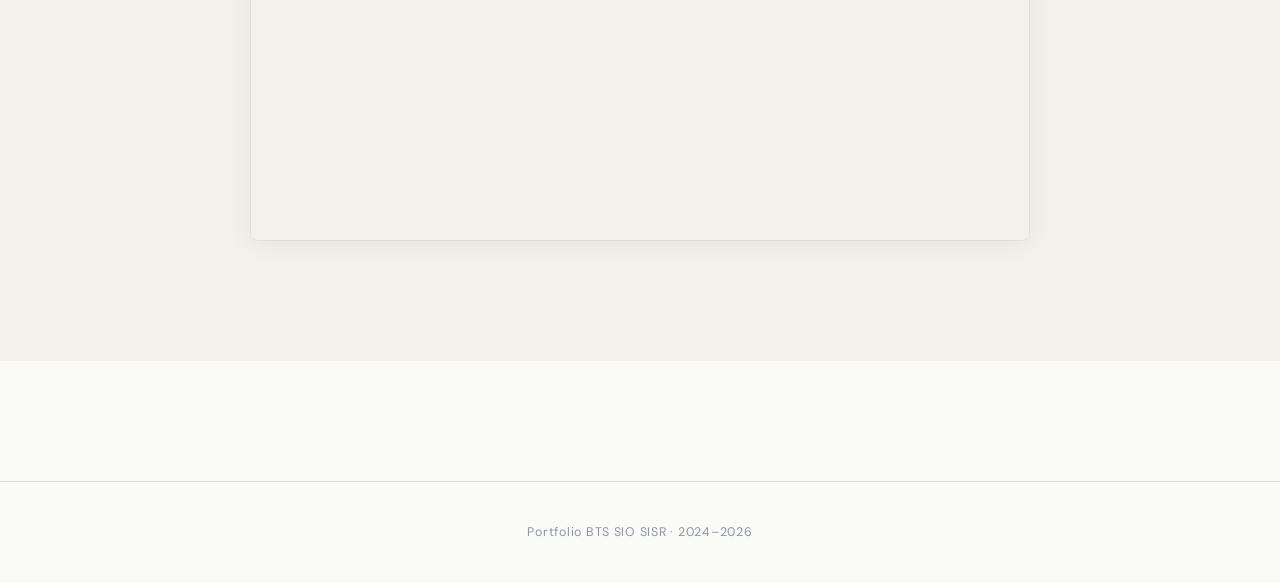
<file: profil/index.html>
<!DOCTYPE html>
<html lang="fr">
<head>
  <meta charset="UTF-8">
  <meta name="viewport" content="width=device-width, initial-scale=1.0">
  <title>Profil — Portfolio BTS SIO SISR</title>
  <link rel="stylesheet" href="../shared/global.css">
  <link rel="stylesheet" href="style.css">
</head>
<body class="page-wrap">

  <header class="site-header">
    <nav class="site-nav">
      <a class="nav-logo" href="../accueil/index.html">
        <span class="logo-mark">BTS</span><span class="logo-text">SIO · SISR</span>
      </a>
      <button class="nav-burger" id="burger" aria-label="Menu"><span></span><span></span></button>
      <ul class="nav-links" id="navLinks">
        <li><a href="../accueil/index.html"     data-page="accueil">Accueil</a></li>
        <li><a href="../profil/index.html"      data-page="profil">Profil</a></li>
        <li><a href="../projets/index.html"     data-page="projets">Projets</a></li>
        <li><a href="../stages/index.html"      data-page="stages">Stages</a></li>
        <li><a href="../competences/index.html" data-page="competences">Compétences</a></li>
        <li><a href="../veille/index.html"      data-page="veille">Veille</a></li>
      </ul>
    </nav>
  </header>

  <!-- ── PAGE INTRO ──────────────────────────────────────── -->
  <section class="profil-intro">
    <canvas id="hero-particles" data-particles aria-hidden="true"
            style="position:absolute;inset:0;width:100%;height:100%;pointer-events:none;z-index:0;"></canvas>
    <div class="container profil-intro-inner" style="position:relative;z-index:1;">
      <div class="intro-text">
        <p class="eyebrow">Présentation personnelle</p>
        <span class="gold-rule"></span>
        <h1 class="display-title">Théo<br><em>TRAN</em></h1>
        <!-- ↑ Remplacez par votre Prénom NOM -->
        <p class="intro-desc">
          Étudiant en 2ème année de BTS SIO option SISR, dévellopant sa maîtrise dans
          les infrastructures réseau, la cybersécurité et l'administration
          des systèmes. À la recherche d'un environnement professionnel
          stimulant pour mettre en pratique mes compétences.
        </p>
        <!-- ↑ Personnalisez -->
        <div class="intro-chips">
          <span class="tag tag-navy">BTS SIO SISR</span>
          <span class="tag tag-gold">Limoges, 87 000 </span>
          <!-- <span class="tag tag-soft">Disponible — Juin 2025</span> -->
        </div>
      </div>
      <div class="intro-card-wrap">
        <div class="identity-card">
          <div class="id-avatar">TT</div>
          <!-- ↑ Vos initiales -->
          <div class="id-info">
            <div class="id-row"><span class="id-label">Formation</span><span>BTS SIO SISR · 2ème année</span></div>
            <div class="id-row"><span class="id-label">Établissement</span><span>Lycée Suzanne Valadon, Limoges</span></div>
            <div class="id-row"><span class="id-label">E-mail</span><span>theo.trn4@gmail.com</span></div>
            <div class="id-row"><span class="id-label">Téléphone</span><span>06 03 09 94 74</span></div>
          </div>
        </div>
      </div>
    </div>
  </section>

  <!-- ── PARCOURS ─────────────────────────────────────────── -->
  <section class="section-parcours">
    <div class="container">
      <div class="section-header reveal">
        <p class="eyebrow">Parcours</p>
        <span class="gold-rule"></span>
        <h2 class="section-heading">Mon cursus scolaire</h2>
      </div>
      <div class="timeline">
        <div class="tl-item reveal reveal-delay-1">
          <div class="tl-year">2024 – 2026</div>
          <div class="tl-connector"><div class="tl-dot"></div></div>
          <div class="tl-content">
            <h4>BTS SIO option SISR</h4>
            <p>Lycée Suzanne Valadon, Limoges — Formation en solutions d'infrastructures,
              systèmes et réseaux. Administration système, réseau, sécurité.</p>
          </div>
        </div>
        <div class="tl-item reveal reveal-delay-2">
          <div class="tl-year">2023 – 2024</div>
          <div class="tl-connector"><div class="tl-dot"></div></div>
          <div class="tl-content">
            <h4>Gendarmerie</h4>
            <p>École de sous-officier de gendarmerie , Châteaulin — Formation aux métiers de gendarmerie et de l'armée.</p>
          </div>
        </div>
        <div class="tl-item reveal reveal-delay-3">
          <div class="tl-year">2022 – 2023</div>
          <div class="tl-connector"><div class="tl-dot"></div></div>
          <div class="tl-content">
            <h4>License de droit</h4>
            <p>Faculté de Droit et des Sciences Économiques, Limoges — Formations aux carrières juridiques et judiciaires 
              ainsi qu'aux postes à résponsabilité des secteurs commercial, administratif et social.</p>
          </div>
        </div>
        <div class="tl-item reveal reveal-delay-4">
          <div class="tl-year">2019 – 2022</div>
          <div class="tl-connector"><div class="tl-dot"></div></div>
          <div class="tl-content">
            <h4>Baccalauréat Général — NSI &amp; Mathématiques</h4>
            <p>Lycée Raoul Dautry, Limoges
              Spécialités Numérique et Sciences Informatiques (NSI) et Mathématiques.</p>
          </div>
        </div>
        <div class="tl-item reveal reveal-delay-5">
          <div class="tl-year">Avant 2019</div>
          <div class="tl-connector"><div class="tl-dot tl-dot--empty"></div></div>
          <div class="tl-content">
            <h4>Collège</h4>
            <p>Collège Châlus, Châlus — Brevet des Collèges</p>
          </div>
        </div>
      </div>
    </div>
  </section>

  <!-- ── POURQUOI SISR ────────────────────────────────────── -->
  <section class="section-why">
    <div class="container">
      <div class="why-layout reveal">
        <div class="why-label">
          <p class="eyebrow">Motivation</p>
          <span class="gold-rule"></span>
        </div>
        <div class="why-content">
          <h2 class="section-heading">Pourquoi l'option SISR ?</h2>
          <p>
            Mon intérêt pour les <strong>infrastructures réseau</strong> et la
            <strong>cybersécurité</strong> m'a naturellement orienté vers l'option SISR.
            Dès le lycée, la spécialité NSI m'a permis de découvrir les fondements de
            l'informatique et d'explorer le fonctionnement des protocoles réseau.
          </p>
          <p class="mt">
            En SISR, j'ai pu approfondir ces connaissances en travaillant concrètement
            sur des environnements <strong>Linux et Windows Server</strong>, en configurant
            des équipements <strong>Cisco</strong>, en déployant des services via
            <strong>Docker</strong> et en mettant en œuvre des politiques de sécurité réseau.
          </p>
          <!-- ↑ Personnalisez -->
        </div>
      </div>
    </div>
  </section>

  <!-- ── PROJET PRO ───────────────────────────────────────── -->
  <section class="section-projet-pro">
    <div class="container">
      <div class="section-header reveal">
        <p class="eyebrow">Ambitions</p>
        <span class="gold-rule"></span>
        <h2 class="section-heading">Projet professionnel</h2>
      </div>
      <div class="projet-pro-grid">
        <div class="pp-main card reveal reveal-delay-1">
          <p>
            À l'issue de mon BTS SIO SISR, je souhaite poursuivre mes études en intégrant
            une <strong>Licence Professionnelle Cybersécurité</strong> ou un
            <strong>Bachelor Réseaux &amp; Systèmes</strong>, afin d'accéder à des postes
            à plus haute responsabilité technique.
          </p>
          <p class="mt">
            À moyen terme, j'aspire à évoluer vers un poste d'<strong>Administrateur systèmes
            et réseaux</strong> ou de <strong>Technicien cybersécurité</strong> dans une
            entreprise ou une collectivité, avec la protection des données au cœur de ma mission.
          </p>
          <!-- ↑ Personnalisez -->
        </div>
        <div class="pp-domains">
          <div class="domain-block reveal reveal-delay-2">
            <!-- <span class="domain-icon">🌐</span> -->
            <h4>Réseaux</h4>
            <p>Conception et administration d'architectures réseau d'entreprise</p>
          </div>
          <div class="domain-block reveal reveal-delay-3">
            <!-- <span class="domain-icon">🛡️</span> -->
            <h4>Cybersécurité</h4>
            <p>Protection des SI, Zero Trust, audit et conformité</p>
          </div>
          <div class="domain-block reveal reveal-delay-4">
            <!-- <span class="domain-icon">☁️</span> -->
            <h4>Cloud</h4>
            <p>Déploiement et gestion d'infrastructures cloud et hybrides</p>
          </div>
        </div>
      </div>
    </div>
  </section>

  <!-- ── QUALITÉS ─────────────────────────────────────────── -->
  <section class="section-qualites">
    <div class="container">
      <div class="section-header reveal">
        <p class="eyebrow">Savoir-être</p>
        <span class="gold-rule"></span>
        <h2 class="section-heading">Qualités personnelles</h2>
      </div>
      <div class="qualites-grid">
        <div class="qualite reveal reveal-delay-1">
          <div class="qualite-num">01</div>
          <h3>Rigueur</h3>
          <p>
            J'attache une importance particulière à la précision : documentation soignée,
            configurations validées étape par étape, procédures systématiquement respectées.
          </p>
        </div>
        <div class="qualite reveal reveal-delay-2">
          <div class="qualite-num">02</div>
          <h3>Autonomie</h3>
          <p>
            Capable de m'organiser seul pour atteindre un objectif, je sais chercher des
            ressources, résoudre des problèmes techniques et prendre des initiatives adaptées.
          </p>
        </div>
        <div class="qualite reveal reveal-delay-3">
          <div class="qualite-num">03</div>
          <h3>Esprit d'analyse</h3>
          <p>
            Face à un problème, j'adopte une démarche structurée : observation des symptômes,
            formulation d'hypothèses, tests méthodiques et documentation des conclusions.
          </p>
        </div>
      </div>
    </div>
  </section>

<!-- ── CV & CERTIFICATIONS ──────────────────────────────── -->
<section class="section-cv">
  <div class="container">
    <div class="section-header reveal">
      <p class="eyebrow">Documents</p>
      <span class="gold-rule"></span>
      <h2 class="section-heading">CV &amp; Certifications</h2>
    </div>

    <!-- Sélecteur -->
    <div data-tabs-group>
      <div class="cv-selector reveal reveal-delay-1">
        <button class="cv-sel-btn tab-active" data-tab="cv">
          <span class="cvs-label">Mon CV</span>
          <span class="cvs-sub">Curriculum Vitæ complet</span>
        </button>
        <button class="cv-sel-btn" data-tab="certifs">
          <span class="cvs-label">Certifications</span>
          <span class="cvs-sub">Diplômes &amp; attestations</span>
        </button>
      </div>

    <!-- Panneau CV -->
    <div data-panel="cv" class="cv-panel panel-active reveal reveal-delay-2">
      <div class="cv-viewer">
        <div class="pdf-card">
          <div class="pdf-card-header">
            <div>
              <p class="pdf-card-title">Curriculum Vitæ — Théo Tran</p>
              <p class="pdf-card-sub">BTS SIO SISR · 2024–2026</p>
            </div>
          </div>
          <iframe class="pdf-iframe-full"
                  src="docs/CV_2026-06-22_THEO_TRAN.pdf"
                  title="CV Théo Tran">
          </iframe>
        </div>
      </div>
    </div>

    <!-- Panneau Certifications -->
    <div data-panel="certifs" class="cv-panel reveal reveal-delay-2">
      <div class="certifs-grid">

        <!-- Certification 1 — duplique ce bloc pour en ajouter -->
        <div class="certif-card">
          <div class="certif-header">
            <div class="certif-icon"></div>
            <div>
              <p class="certif-title">Administrateur PAM</p>
              <p class="certif-org">Wallix</p>
            </div>
            <span class="certif-date">2026</span>
          </div>
          <p class="certif-desc">Administration des solutions WALLIX Bastion et Access Manager</p>
          <div class="certif-viewer">
            <div class="pdf-card">
              <div class="pdf-card-header">
                <div>
                  <p class="pdf-card-title">Certification</p>
                </div>
              </div>
              <iframe class="pdf-iframe-certif"
                      src="docs/Wallix-eWCA-P.pdf"
                      title="Certification 1">
              </iframe>
            </div>
          </div>
        </div>

        <!-- Certification 2 -->
        <div class="certif-card">
          <div class="certif-header">
            <div class="certif-icon"></div>
            <div>
              <p class="certif-title">Certification PIX</p>
              <p class="certif-org">PIX</p>
            </div>
            <span class="certif-date">2026</span>
          </div>
          <p class="certif-desc">Maîtrise des savoir-faire définis par le CRCN</p>
          <div class="certif-viewer">
            <div class="pdf-card">
              <div class="pdf-card-header">
                <div>
                  <p class="pdf-card-title">Certification</p>
                </div>
              </div>
              <iframe class="pdf-iframe-certif"
                      src="docs/certification-pix-20260305.pdf"
                      title="Certification 2">
              </iframe>
            </div>
          </div>
        </div>

      </div><!-- /certifs-grid -->
    </div>
   </div>
  </div>
</section>


  <footer class="site-footer">
    <div class="container">Portfolio BTS SIO SISR · 2024–2026</div>
  </footer>
  <script src="../shared/shared.js"></script>
  <script src="../shared/particles.js"></script>
</body>
</html>
</file>
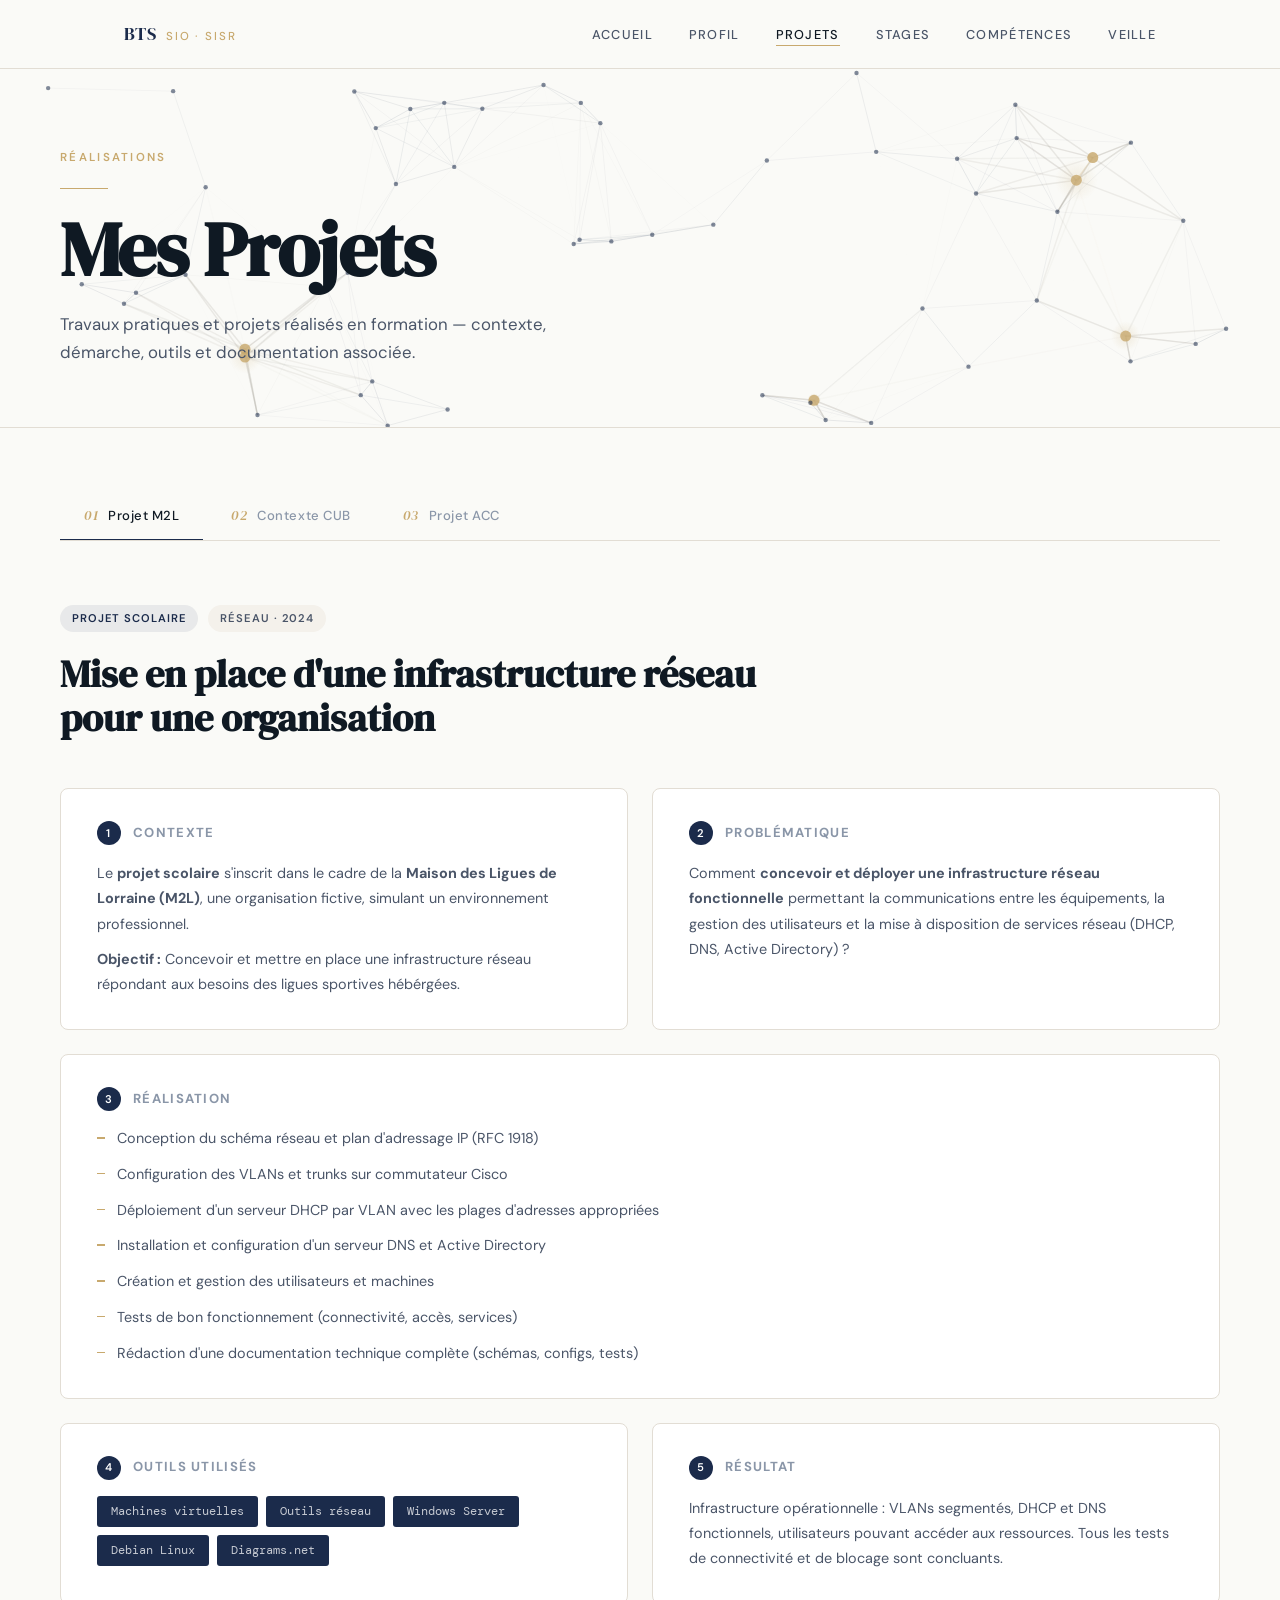
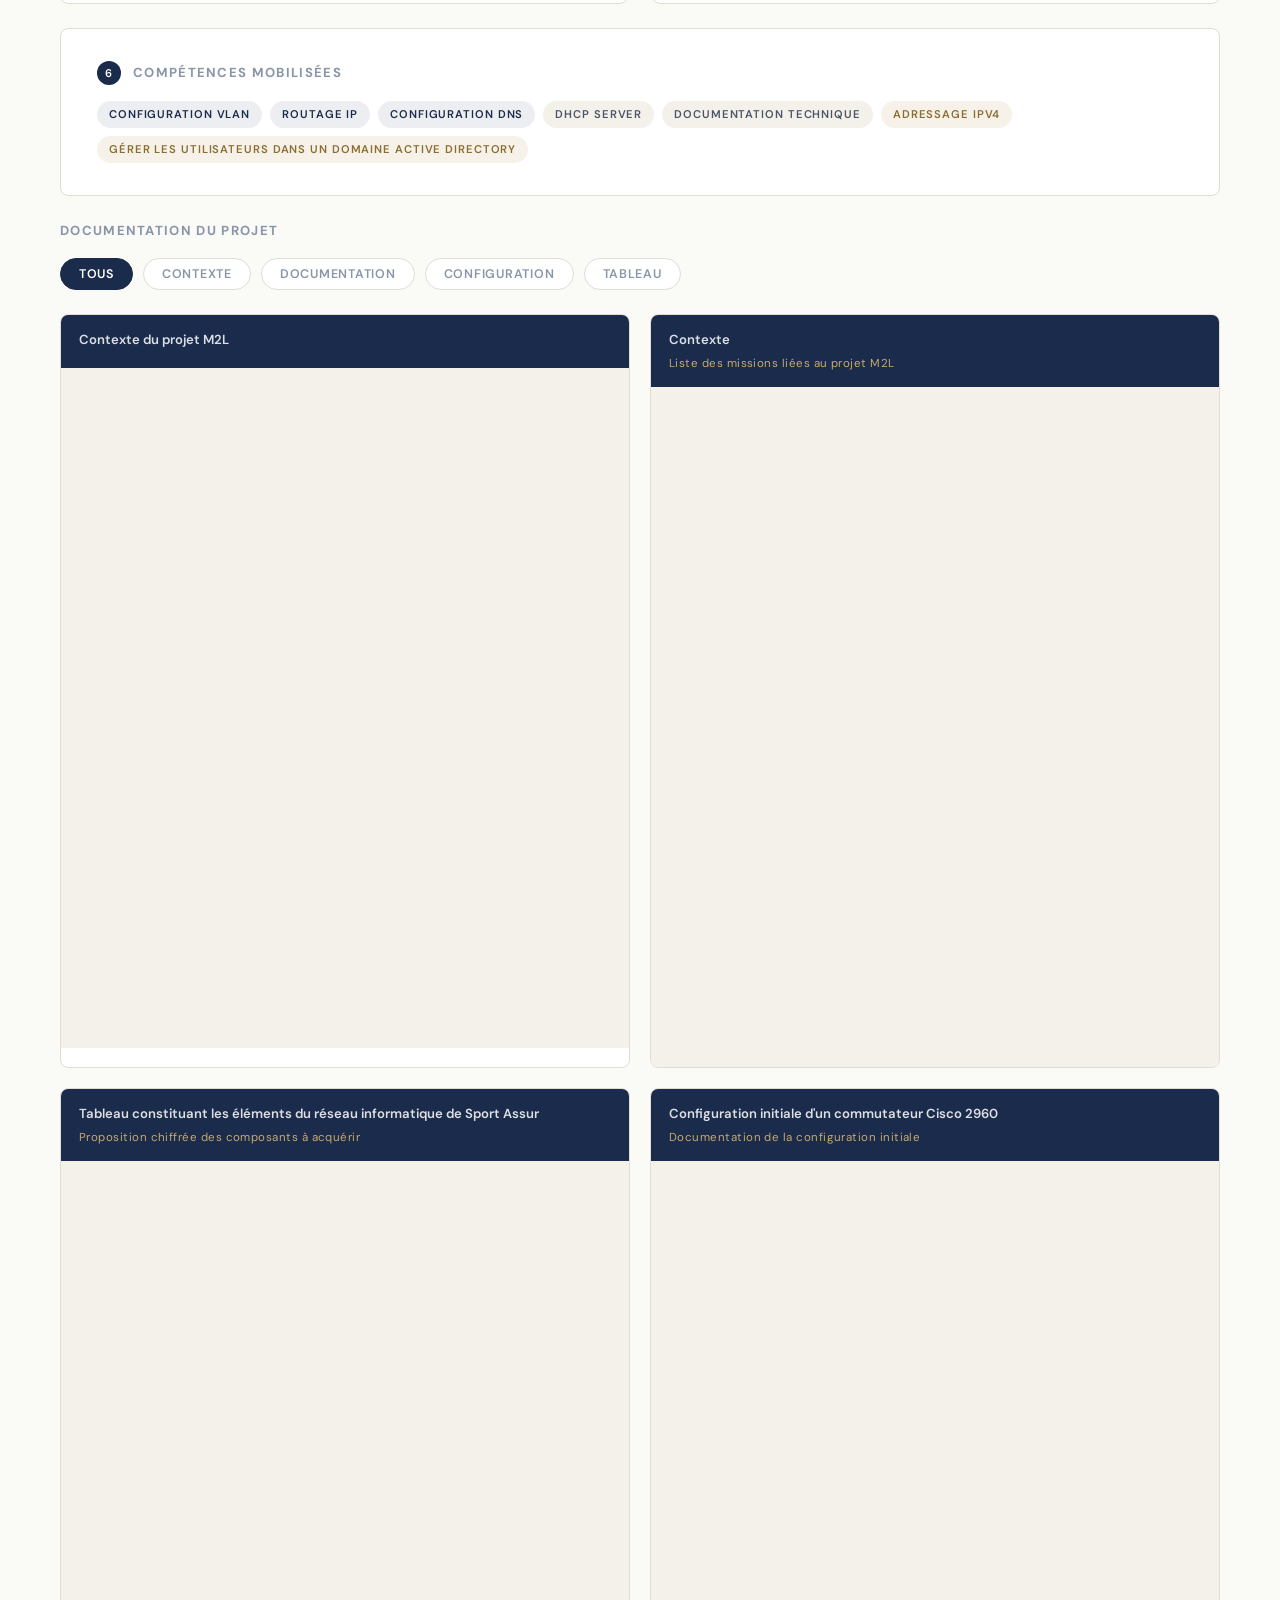
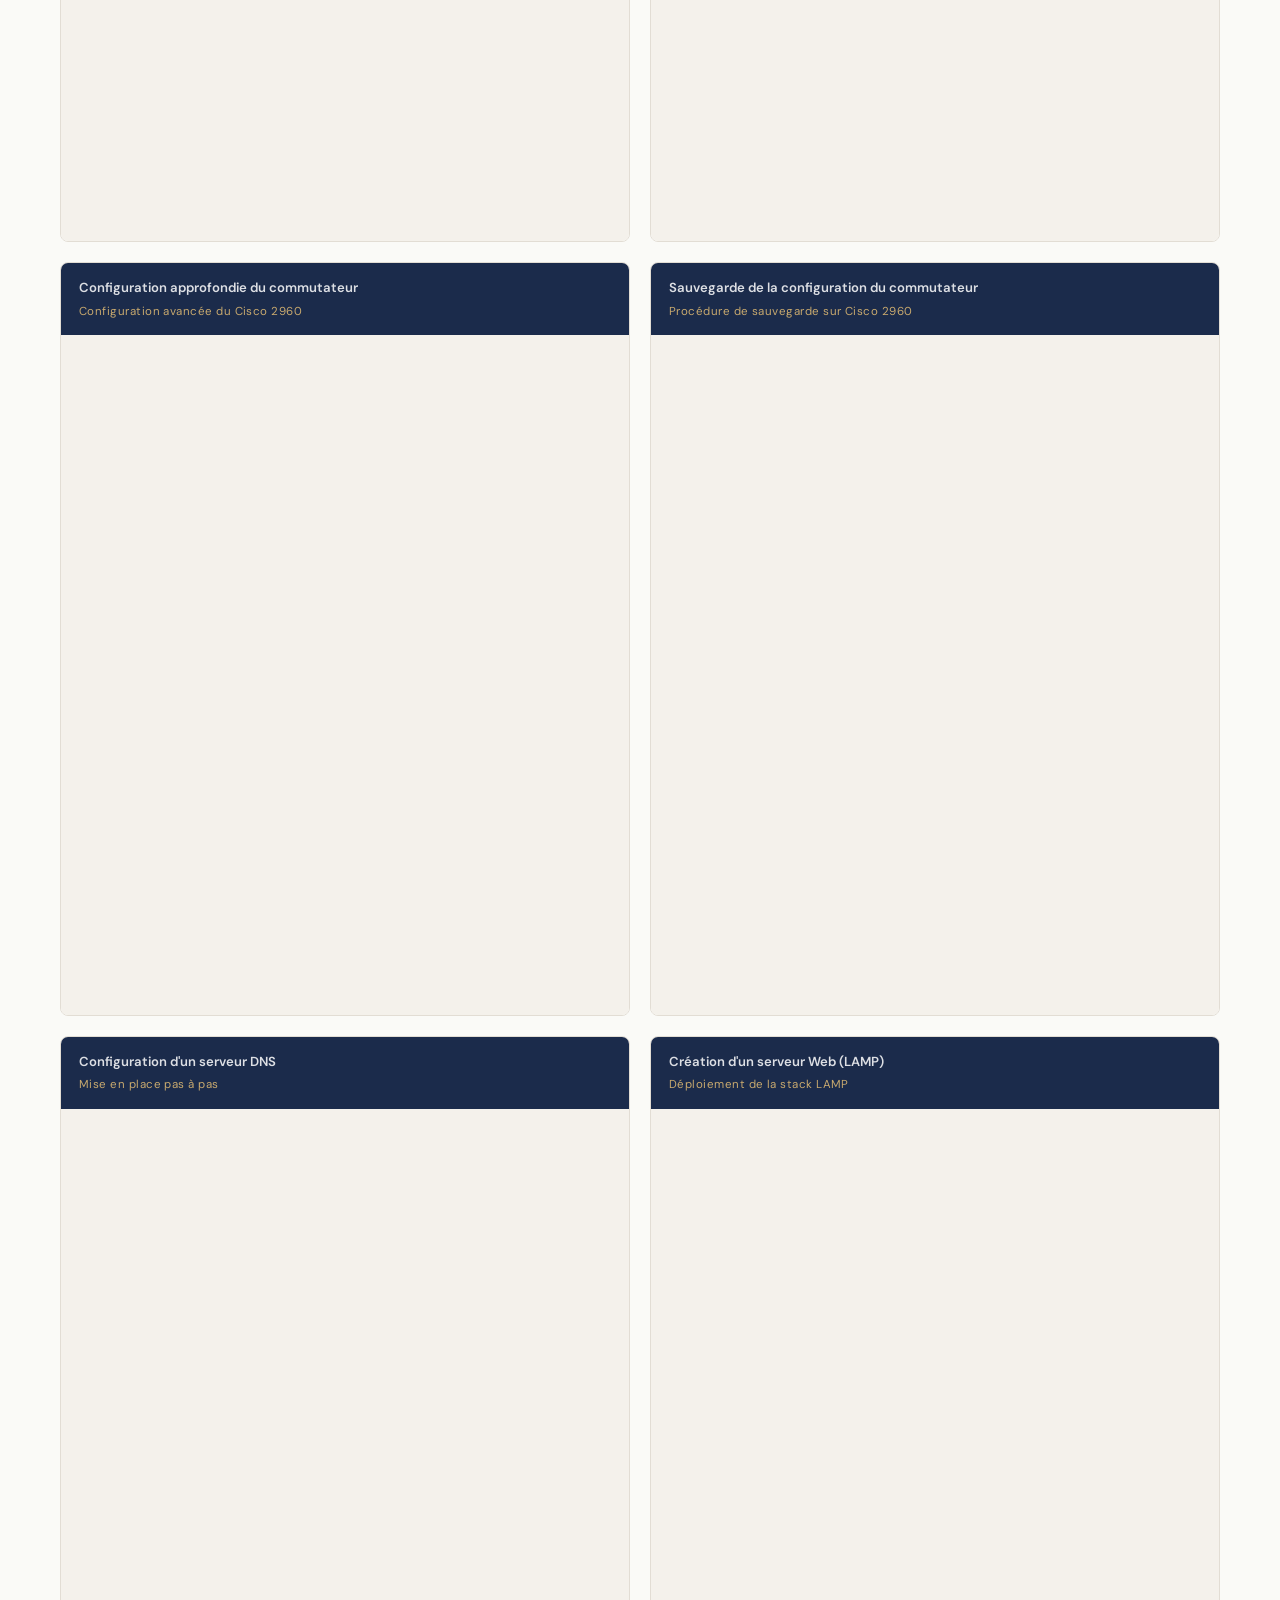
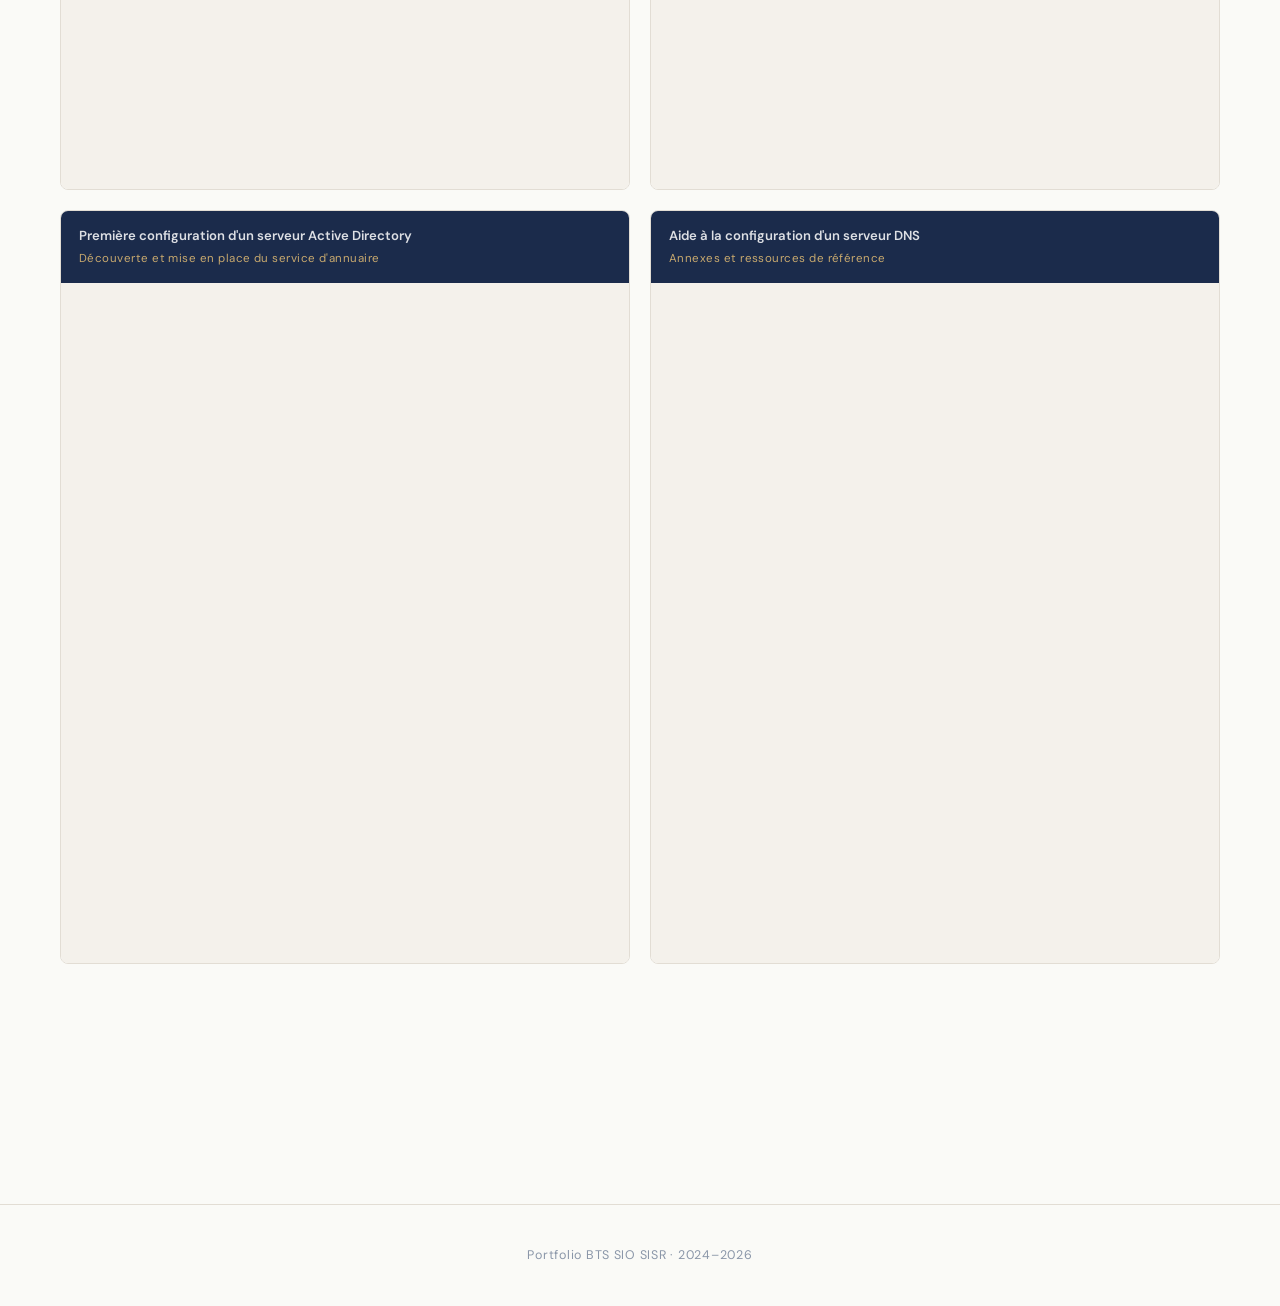
<file: projets/index.html>
<!DOCTYPE html>
<html lang="fr">
<head>
  <meta charset="UTF-8">
  <meta name="viewport" content="width=device-width, initial-scale=1.0">
  <title>Projets — Portfolio BTS SIO SISR</title>
  <link rel="stylesheet" href="../shared/global.css">
  <link rel="stylesheet" href="style.css">
</head>
<body class="page-wrap">

  <header class="site-header">
    <nav class="site-nav">
      <a class="nav-logo" href="../accueil/index.html">
        <span class="logo-mark">BTS</span><span class="logo-text">SIO · SISR</span>
      </a>
      <button class="nav-burger" id="burger" aria-label="Menu"><span></span><span></span></button>
      <ul class="nav-links" id="navLinks">
        <li><a href="../accueil/index.html"     data-page="accueil">Accueil</a></li>
        <li><a href="../profil/index.html"      data-page="profil">Profil</a></li>
        <li><a href="../projets/index.html"     data-page="projets">Projets</a></li>
        <li><a href="../stages/index.html"      data-page="stages">Stages</a></li>
        <li><a href="../competences/index.html" data-page="competences">Compétences</a></li>
        <li><a href="../veille/index.html"      data-page="veille">Veille</a></li>
      </ul>
    </nav>
  </header>

  <!-- ── PAGE HEADER ─────────────────────────────────────── -->
  <section class="page-header">
    <canvas id="ph-particles" data-particles aria-hidden="true"
            style="position:absolute;inset:0;width:100%;height:100%;pointer-events:none;z-index:0;"></canvas>
    <div class="container" style="position:relative;z-index:1;">
      <p class="eyebrow">Réalisations</p>
      <span class="gold-rule"></span>
      <h1 class="display-title">Mes Projets</h1>
      <p class="page-header-desc">
        Travaux pratiques et projets réalisés en formation — contexte, démarche,
        outils et documentation associée.
      </p>
    </div>
  </section>

  <!-- ── ONGLETS ──────────────────────────────────────────── -->
  <section class="projects-section">
    <div class="container" data-tabs-group>

      <!-- Nav onglets -->
      <div class="tabs-nav reveal">
        <button class="tab-btn tab-active" data-tab="p1">
          <span class="tab-num">01</span>
          Projet M2L
        </button>
        <button class="tab-btn" data-tab="p2">
          <span class="tab-num">02</span>
          Contexte CUB
        </button>
        <button class="tab-btn" data-tab="p3">
          <span class="tab-num">03</span>
          Projet ACC
        </button>
        <!-- Ajoutez des boutons ici pour de nouveaux projets -->
      </div>

      <!-- ══ PROJET 1 ══════════════════════════════════════ -->
      <div data-panel="p1" class="project-panel panel-active">

        <div class="project-intro reveal">
          <div class="pi-meta">
            <span class="tag tag-navy">Projet scolaire</span>
            <span class="tag tag-soft">Réseau · 2024</span>
          </div>
          <h2 class="section-heading">Mise en place d'une infrastructure réseau pour une organisation</h2>
        </div>

        <div class="project-body">

          <div class="project-grid reveal reveal-delay-1">
            <div class="proj-block">
              <h4><span class="pb-num">1</span> Contexte</h4>
              <p>Le <strong>projet scolaire</strong> s'inscrit dans le cadre de la <strong>Maison des Ligues de Lorraine (M2L)</strong>, une organisation fictive, simulant un environnement professionnel.</p>
              <p class="mt-s"><strong>Objectif :</strong> Concevoir et mettre en place une infrastructure réseau répondant aux besoins des ligues sportives hébérgées.</p>
            </div>
            <div class="proj-block">
              <h4><span class="pb-num">2</span> Problématique</h4>
              <p>Comment <strong>concevoir et déployer une infrastructure réseau fonctionnelle</strong> permettant la communications entre les équipements, la gestion des utilisateurs et la mise à disposition de services réseau (DHCP, DNS, Active Directory) ?</p>
            </div>
          </div>

          <div class="proj-block proj-block--full reveal reveal-delay-2">
            <h4><span class="pb-num">3</span> Réalisation</h4>
            <ul class="steps-list">
              <li>Conception du schéma réseau et plan d'adressage IP (RFC 1918)</li>
              <li>Configuration des VLANs et trunks sur commutateur Cisco</li>
              <li>Déploiement d'un serveur DHCP par VLAN avec les plages d'adresses appropriées</li>
              <li>Installation et configuration d'un serveur DNS et Active Directory</li>
              <li>Création et gestion des utilisateurs et machines</li>
              <li>Tests de bon fonctionnement (connectivité, accès, services)</li>
              <li>Rédaction d'une documentation technique complète (schémas, configs, tests)</li>
            </ul>
          </div>

          <div class="proj-block-row reveal reveal-delay-3">
            <div class="proj-block">
              <h4><span class="pb-num">4</span> Outils utilisés</h4>
              <div class="tools-wrap">
                <span class="tool">Machines virtuelles</span>
                <span class="tool">Outils réseau</span>
                <span class="tool">Windows Server</span>
                <span class="tool">Debian Linux</span>
                <span class="tool">Diagrams.net</span>
              </div>
            </div>
            <div class="proj-block">
              <h4><span class="pb-num">5</span> Résultat</h4>
              <p>Infrastructure opérationnelle : VLANs segmentés, DHCP et DNS fonctionnels, utilisateurs pouvant accéder aux ressources. Tous les tests de connectivité et de blocage sont concluants.</p>
            </div>
          </div>

          <div class="proj-block proj-block--full reveal">
            <h4><span class="pb-num">6</span> Compétences mobilisées</h4>
            <div class="skills-tags">
              <span class="tag tag-navy">Configuration VLAN</span>
              <span class="tag tag-navy">Routage IP</span>
              <span class="tag tag-navy">Configuration DNS</span>
              <span class="tag tag-soft">DHCP Server</span>
              <span class="tag tag-soft">Documentation technique</span>
              <span class="tag tag-gold">Adressage IPv4</span>
              <span class="tag tag-gold">Gérer les utilisateurs dans un domaine Active Directory</span>
            </div>
          </div>

          <!-- PDF -->
          <div class="pdf-block reveal">
            <h4 class="pdf-title">Documentation du projet</h4>
          
            <!-- Filtres -->
            <div class="pdf-filter-row">
              <button class="pdf-filter-btn pdf-filter-active" data-pdf-filter="all">Tous</button>
              <button class="pdf-filter-btn" data-pdf-filter="contexte">Contexte</button>
              <button class="pdf-filter-btn" data-pdf-filter="documentation">Documentation</button>
              <button class="pdf-filter-btn" data-pdf-filter="configuration">Configuration</button>
              <button class="pdf-filter-btn" data-pdf-filter="tableau">Tableau</button>
            </div>
          
            <div class="pdf-duo">
            
              <!-- CONTEXTE -->
              <div class="pdf-card" data-cat="contexte">
                <div class="pdf-card-header">
                  <div>
                    <p class="pdf-card-title">Contexte du projet M2L</p>
                  </div>
                </div>
                <iframe class="pdf-iframe-large"
                        src="docs/m2l/m2l-organisation.pdf"
                        title="Contexte M2L">
                </iframe>
              </div>

              <!-- MISSION -->
              <div class="pdf-card" data-cat="mission">
                <div class="pdf-card-header">
                  <div>
                    <p class="pdf-card-title">Contexte</p>
                    <p class="pdf-card-sub">Liste des missions liées au projet M2L</p>
                  </div>
                </div>
                <iframe class="pdf-iframe-large"
                        src="docs/m2l/ap2_sisr_contexte_m2l.pdf"
                        title="Mission M2L">
                </iframe>
              </div>
            
              <!-- TABLEAU -->
              <div class="pdf-card" data-cat="tableau">
                <div class="pdf-card-header">
                  <div>
                    <p class="pdf-card-title">Tableau constituant les éléments du réseau informatique de Sport Assur</p>
                    <p class="pdf-card-sub">Proposition chiffrée des composants à acquérir</p>
                  </div>
                </div>
                <iframe class="pdf-iframe-large"
                        src="docs/m2l/mission1APequipe7.pdf"
                        title="Tableau Sport Assur">
                </iframe>
              </div>
            
              <!-- CONFIGURATION -->
              <div class="pdf-card" data-cat="configuration">
                <div class="pdf-card-header">
                  <div>
                    <p class="pdf-card-title">Configuration initiale d'un commutateur Cisco 2960</p>
                    <p class="pdf-card-sub">Documentation de la configuration initiale</p>
                  </div>
                </div>
                <iframe class="pdf-iframe-large"
                        src="docs/m2l/Config switch.pdf"
                        title="Config switch">
                </iframe>
              </div>
            
              <div class="pdf-card" data-cat="configuration">
                <div class="pdf-card-header">
                  <div>
                    <p class="pdf-card-title">Configuration approfondie du commutateur</p>
                    <p class="pdf-card-sub">Configuration avancée du Cisco 2960</p>
                  </div>
                </div>
                <iframe class="pdf-iframe-large"
                        src="docs/m2l/ExoLab-configuration-switch-cisco-2025.pdf"
                        title="Config avancée switch">
                </iframe>
              </div>
            
              <div class="pdf-card" data-cat="configuration">
                <div class="pdf-card-header">
                  <div>
                    <p class="pdf-card-title">Sauvegarde de la configuration du commutateur</p>
                    <p class="pdf-card-sub">Procédure de sauvegarde sur Cisco 2960</p>
                  </div>
                </div>
                <iframe class="pdf-iframe-large"
                        src="docs/m2l/ExoLab-configuration-switch-Cisco-Sauvegarde.pdf"
                        title="Sauvegarde switch">
                </iframe>
              </div>
            
              <div class="pdf-card" data-cat="configuration">
                <div class="pdf-card-header">
                  <div>
                    <p class="pdf-card-title">Configuration d'un serveur DNS</p>
                    <p class="pdf-card-sub">Mise en place pas à pas</p>
                  </div>
                </div>
                <iframe class="pdf-iframe-large"
                        src="docs/m2l/Mise en place d'un serveur DNS.pdf"
                        title="Config DNS">
                </iframe>
              </div>
            
              <div class="pdf-card" data-cat="configuration">
                <div class="pdf-card-header">
                  <div>
                    <p class="pdf-card-title">Création d'un serveur Web (LAMP)</p>
                    <p class="pdf-card-sub">Déploiement de la stack LAMP</p>
                  </div>
                </div>
                <iframe class="pdf-iframe-large"
                        src="docs/m2l/tdpro.pdf"
                        title="Serveur LAMP">
                </iframe>
              </div>
            
              <div class="pdf-card" data-cat="configuration">
                <div class="pdf-card-header">
                  <div>
                    <p class="pdf-card-title">Première configuration d'un serveur Active Directory</p>
                    <p class="pdf-card-sub">Découverte et mise en place du service d'annuaire</p>
                  </div>
                </div>
                <iframe class="pdf-iframe-large"
                        src="docs/m2l/decouverte-ad.tt.pdf"
                        title="Active Directory">
                </iframe>
              </div>
            
              <!-- DOCUMENTATION -->
              <div class="pdf-card" data-cat="documentation">
                <div class="pdf-card-header">
                  <div>
                    <p class="pdf-card-title">Aide à la configuration d'un serveur DNS</p>
                    <p class="pdf-card-sub">Annexes et ressources de référence</p>
                  </div>
                </div>
                <iframe class="pdf-iframe-large"
                        src="docs/m2l/DNS-Annexes.pdf"
                        title="Annexes DNS">
                </iframe>
              </div>
            
            </div><!-- /pdf-duo -->
          </div><!-- /pdf-block -->
        </div>
      </div>
      
      <!-- ══ PROJET 2 ══════════════════════════════════════ -->
      <div data-panel="p2" class="project-panel">

        <div class="project-intro reveal">
          <div class="pi-meta">
            <span class="tag tag-navy">Projet scolaire</span>
            <span class="tag tag-soft">Réseau · 2025</span>
          </div>
          <h2 class="section-heading">Déploiement d'une infrastructure réseau simulée</h2>
        </div>

        <div class="project-body">
          <div class="project-grid reveal reveal-delay-1">
            <div class="proj-block">
              <h4><span class="pb-num">1</span> Contexte</h4>
              <p><strong>Projet scolaire</strong> portant sur le contexte CUB, une entreprise fictive spécialisée dans la <strong>mise à disposition d’espaces de coworking via une plateforme numérique.</strong></p>
              <p>CUB propose à des entreprises de louer des salles (réunion, formation…) et s’appuie sur une infrastructure informatique pour gérer <strong>les accès aux services, les ressources réseau et les outils collaboratifs.</strong><p>
              <p class="mt-s"><strong>Objectif :</strong> Se servir de ce contexte comme <strong>support pédagogique</strong> pour <strong>concevoir et déployer une infrastructure réseau simulée.</strong></p>
            </div>
            <div class="proj-block">
              <h4><span class="pb-num">2</span> Problématique</h4>
              <p>Comment <strong>concevoir et mettre en place une infrastructure réseau sécurisée et organisée</strong> pour répondre aux besoins de l’entreprise CUB, notamment la <strong>segmentation du réseau (VLAN)</strong>, la <strong>gestion des utilisateurs</strong>, la <strong>mise en place de services (DHCP, DNS, Active Directory)</strong>
                 et l'<strong>accès aux ressources internes et à Internet</strong> ?</p>
            </div>
          </div>

          <div class="proj-block proj-block--full reveal reveal-delay-2">
            <h4><span class="pb-num">3</span> Réalisation</h4>
            <ul class="steps-list">
              <li>Conception d’une architecture réseau adaptée à l’entreprise</li>
              <li>Mise en place de VLANs pour segmenter le réseau</li>
              <li>Configuration des équipements (switch, routeur, pare-feu)</li>
              <li>Mise en place des services (DHCP, DNS, Active Directory)</li>
              <li>Installation d’un serveur (Linux/Debian)</li>
              <li>Tests de connectivité et validation du fonctionnement</li>
              <li>Rédaction de la procédure de déploiement et de maintenance</li>
            </ul>
          </div>

          <div class="proj-block-row reveal reveal-delay-3">
            <div class="proj-block">
              <h4><span class="pb-num">4</span> Outils utilisés</h4>
              <div class="tools-wrap">
                <span class="tool">Switch / Routeur</span>
                <span class="tool">Windows Server</span>
                <span class="tool">Machine Linux (Debian)</span>
                <span class="tool">Commandes réseaux</span>
                <span class="tool">Environnement virtualisé</span>
              </div>
            </div>
            <div class="proj-block">
              <h4><span class="pb-num">5</span> Résultat</h4>
              <p>Une infrastructure réseau fonctionnelle et segmentée permettant la mise en place d'une communication entre les différents VLANs, de services réseau opérationnels, la gestion des utilisateurs via Active Directory
                et l'accès aux ressources et à Internet fonctionnel. Reproduction d'une architecture réseau réaliste d’entreprise.</p>
            </div>
          </div>

          <div class="proj-block proj-block--full reveal">
            <h4><span class="pb-num">6</span> Compétences mobilisées</h4>
            <div class="skills-tags">
              <span class="tag tag-navy">DHCP server</span>
              <span class="tag tag-navy">Pare-feu (Stormshield)</span>
              <span class="tag tag-gold">DNS server</span>
              <span class="tag tag-soft">Serveur Web</span>
              <span class="tag tag-gold">VLAN</span>
              <span class="tag tag-soft">Active Directory</span>
              <span class="tag tag-gold">Redondance de serveur</span>
            </div>
          </div>

      <!-- PDF -->

      <div class="pdf-block reveal">
        <h4 class="pdf-title">Documentation du projet</h4>
      
        <!-- Filtres -->
        <div class="pdf-filter-row">
          <button class="pdf-filter-btn pdf-filter-active" data-pdf-filter="all">Tous</button>
          <button class="pdf-filter-btn" data-pdf-filter="contexte">Contexte</button>
          <button class="pdf-filter-btn" data-pdf-filter="configuration">Configuration</button>
          <button class="pdf-filter-btn" data-pdf-filter="schema">Schémas</button>
          <!-- Ajoute / renomme les catégories selon tes groupements -->
        </div>
      
        <div class="pdf-duo" id="pdf-grid-p1">
        
          <div class="pdf-card" data-cat="contexte">
            <div class="pdf-card-header">
              <div>
                <p class="pdf-card-title">Contexte du projet CUB</p>
              </div>
            </div>
            <iframe class="pdf-iframe-large"
                    src="docs/cub/le_contexte_cub.pdf"
                    title="Contexte CUB">
            </iframe>
          </div>
        
          <div class="pdf-card" data-cat="contexte">
            <div class="pdf-card-header">
              <div>
                <p class="pdf-card-title">Ressources pour le projet CUB</p>
              </div>
            </div>
            <iframe class="pdf-iframe-large"
                    src="docs/cub/ressources.pdf"
                    title="Ressources CUB">
            </iframe>
          </div>
        
          <div class="pdf-card" data-cat="contexte">
            <div class="pdf-card-header">
              <div>
                <p class="pdf-card-title">Mission du projet CUB</p>
              </div>
            </div>
            <iframe class="pdf-iframe-large"
                    src="docs/cub/ap3_et_ap4_sisr_contexte_gsb.pdf"
                    title="Mission CUB">
            </iframe>
          </div>
        
          <div class="pdf-card" data-cat="schema">
            <div class="pdf-card-header">
              <div>
                <p class="pdf-card-title">Schéma pour l'agence Dortmund</p>
                <p class="pdf-card-sub">Plan d'organisation et d'adressage</p>
              </div>
            </div>
            <iframe class="pdf-iframe-large"
                    src="docs/cub/schema-dortmund.pdf"
                    title="Schéma Dortmund">
            </iframe>
          </div>
        
          <div class="pdf-card" data-cat="configuration">
            <div class="pdf-card-header">
              <div>
                <p class="pdf-card-title">Création des VLANs</p>
                <p class="pdf-card-sub">Répartition des VLANs pour l'agence Dortmund</p>
              </div>
            </div>
            <iframe class="pdf-iframe-large"
                    src="docs/cub/vlan-cub.pdf"
                    title="VLANs CUB">
            </iframe>
          </div>

          <div class="pdf-card" data-cat="configuration">
            <div class="pdf-card-header">
              <div>
                <p class="pdf-card-title">Création du serveur DHCP</p>
                <p class="pdf-card-sub">Configuration DHCP</p>
              </div>
            </div>
            <iframe class="pdf-iframe-large"
                    src="docs/cub/configDHCP.pdf"
                    title="DHCP">
            </iframe>
          </div>
        
          <div class="pdf-card" data-cat="configuration">
            <div class="pdf-card-header">
              <div>
                <p class="pdf-card-title">Création du serveur DHCP secondaire</p>
                <p class="pdf-card-sub">Configuration DHCP secondaire</p>
              </div>
            </div>
            <iframe class="pdf-iframe-large"
                    src="docs/cub/DHCP-SECOND.pdf"
                    title="DHCP secondaire">
            </iframe>
          </div>

          <div class="pdf-card" data-cat="configuration">
            <div class="pdf-card-header">
              <div>
                <p class="pdf-card-title">Création de l'agent relais</p>
                <p class="pdf-card-sub">Configuration Agent relais</p>
              </div>
            </div>
            <iframe class="pdf-iframe-large"
                    src="docs/cub/DHCP-RELAIS.pdf"
                    title="Agent relais">
            </iframe>
          </div>
        
          <div class="pdf-card" data-cat="configuration">
            <div class="pdf-card-header">
              <div>
                <p class="pdf-card-title">Création du serveur DNS</p>
                <p class="pdf-card-sub">Configuration DNS</p>
              </div>
            </div>
            <iframe class="pdf-iframe-large"
                    src="docs/cub/DNS.pdf"
                    title="DNS">
            </iframe>
          </div>

           <div class="pdf-card" data-cat="configuration">
            <div class="pdf-card-header">
              <div>
                <p class="pdf-card-title">Création du serveur DNS recursif</p>
                <p class="pdf-card-sub">Configuration DNS recursif</p>
              </div>
            </div>
            <iframe class="pdf-iframe-large"
                    src="docs/cub/DNS-RECURSIF.pdf"
                    title="DNS recursif">
            </iframe>
          </div>
        
          <div class="pdf-card" data-cat="configuration">
            <div class="pdf-card-header">
              <div>
                <p class="pdf-card-title">GLPI</p>
                <p class="pdf-card-sub">Mise en place d'un serveur GLPI</p>
              </div>
            </div>
            <iframe class="pdf-iframe-large"
                    src="docs/cub/GLPI.pdf"
                    title="GLPI">
            </iframe>
          </div>

          <div class="pdf-card" data-cat="configuration">
            <div class="pdf-card-header">
              <div>
                <p class="pdf-card-title">Création d'une infrastructure PKI</p>
                <p class="pdf-card-sub">Configuration PKI</p>
              </div>
            </div>
            <iframe class="pdf-iframe-large"
                    src="docs/cub/PKI.pdf"
                    title="PKI">
            </iframe>
          </div>
        
          <div class="pdf-card" data-cat="configuration">
            <div class="pdf-card-header">
              <div>
                <p class="pdf-card-title">Pare-feu Stormshield</p>
                <p class="pdf-card-sub">Configuration SNS</p>
              </div>
            </div>
            <iframe class="pdf-iframe-large"
                    src="docs/cub/SNS.pdf"
                    title="SNS">
            </iframe>
          </div>
        
          <!-- Continue avec tes autres cartes en ajoutant data-cat="contexte/configuration/schema" -->
        
        </div>
      </div>
      </div>
      </div>
      




      <!-- ══ PROJET 3 ══════════════════════════════════════ -->
      <div data-panel="p3" class="project-panel">
      
        <div class="project-intro reveal">
          <div class="pi-meta">
            <span class="tag tag-navy">Projet scolaire</span>
            <span class="tag tag-soft">Infrastructure · 2026</span>
          </div>
          <h2 class="section-heading">Aux Claviers Citoyens — Déploiement d'une infrastructure e-sport en environnement militaire</h2>
        </div>
      
        <div class="project-body">
        
          <div class="project-grid reveal reveal-delay-1">
            <div class="proj-block">
              <h4><span class="pb-num">1</span> Contexte</h4>
              <p>
                Projet initié par le <strong>Commissariat au Numérique de Défense (CND)</strong>, 
                en partenariat avec des lycées BTS SIO et CIEL. L'objectif est de mettre en œuvre 
                les services numériques nécessaires à la pratique du <strong>e-sport en environnement 
                militaire</strong>, en déployant une infrastructure réseau et système complète 
                capable de supporter une journée de compétition.
              </p>
              <p class="mt-s">
                <strong>Objectif SISR :</strong> Déployer les postes joueurs, les moyens réseaux 
                et les serveurs hébergeant l'application de gestion du tournoi développée par les 
                étudiants SLAM.
              </p>
            </div>
            <div class="proj-block">
              <h4><span class="pb-num">2</span> Problématique</h4>
              <p>
                Comment concevoir et déployer une <strong>architecture réseau et système complète</strong> 
                permettant d'héberger une application web, d'interconnecter des postes clients et 
                des serveurs via une passerelle, tout en garantissant l'accès à Internet et la 
                possibilité de déployer des logiciels à distance sur les postes joueurs ?
              </p>
            </div>
          </div>
        
          <div class="proj-block proj-block--full reveal reveal-delay-2">
            <h4><span class="pb-num">3</span> Réalisation</h4>
            <ul class="steps-list">
              <li>Conception de l'architecture réseau : plan d'adressage IP (sous-réseau /20 redécoupé), schéma d'infrastructure</li>
              <li>Installation et configuration d'une passerelle assurant l'interconnexion entre Internet, le sous-réseau postes clients et le sous-réseau serveurs</li>
              <li>Déploiement d'un serveur d'application Linux (sans interface graphique) avec une pile LAMP — Apache2, PHP 8.2, MariaDB et PhpMyAdmin</li>
              <li>Configuration des postes clients sur un sous-réseau dédié avec adressage fixe (bonus : DHCP)</li>
              <li>Déploiement de l'application de gestion du tournoi depuis GitHub sur le serveur LAMP</li>
              <li>Installation d'un serveur de déploiement à distance de logiciels sur les postes clients</li>
              <li>Rédaction des livrables : plan d'adressage, schéma réseau, documentation de déploiement</li>
            </ul>
          </div>
        
          <div class="proj-block-row reveal reveal-delay-3">
            <div class="proj-block">
              <h4><span class="pb-num">4</span> Outils utilisés</h4>
              <div class="tools-wrap">
                <span class="tool">Proxmox</span>
                <span class="tool">Linux (sans GUI)</span>
                <span class="tool">Apache2</span>
                <span class="tool">PHP 8.2</span>
                <span class="tool">MariaDB</span>
                <span class="tool">PhpMyAdmin</span>
                <!--<span class="tool">GitHub</span>-->
                <span class="tool">Diagrams.net</span>
              </div>
            </div>
            <div class="proj-block">
              <h4><span class="pb-num">5</span> Résultat</h4>
              <p>
                Infrastructure conçue et documentée dans un environnement 
                virtualisé au lycée, puis présentée aux équipes du CND. 
                L'architecture réseau, les services (DHCP, Ansible...) et 
                les livrables ont été livrés conformément au cahier des charges.
              </p>
            </div>
          </div>
        
          <div class="proj-block proj-block--full reveal">
            <h4><span class="pb-num">6</span> Compétences mobilisées</h4>
            <div class="skills-tags">
              <span class="tag tag-navy">Architecture réseau</span>
              <span class="tag tag-navy">Plan d'adressage IP</span>
              <span class="tag tag-navy">Configuration passerelle</span>
              <span class="tag tag-soft">Serveur LAMP</span>
              <span class="tag tag-soft">Virtualisation</span>
              <span class="tag tag-soft">Déploiement à distance</span>
              <span class="tag tag-gold">Documentation technique</span>
              <span class="tag tag-gold">Travail en équipe</span>
            </div>
          </div>
        
          <!-- PDF -->
          <div class="pdf-block reveal">
            <h4 class="pdf-title">Documentation du projet</h4>
          
            <div class="pdf-filter-row">
              <button class="pdf-filter-btn pdf-filter-active" data-pdf-filter="all">Tous</button>
              <button class="pdf-filter-btn" data-pdf-filter="contexte">Contexte</button>
              <button class="pdf-filter-btn" data-pdf-filter="configuration">Configuration</button>
            </div>
          
            <div class="pdf-duo">
            
              <div class="pdf-card" data-cat="contexte">
                <div class="pdf-card-header">
                  <div>
                    <p class="pdf-card-title">Aux Claviers Citoyens</p>
                    <p class="pdf-card-sub">Contexte du projet ACC</p>
                  </div>
                </div>
                <iframe class="pdf-iframe-large"
                        src="docs/acc/Plaquette_ACC.pdf"
                        title="Contexte ACC">
                </iframe>
              </div>

              <div class="pdf-card" data-cat="contexte">
                <div class="pdf-card-header">
                  <div>
                    <p class="pdf-card-title">Cahier des charges SISR</p>
                    <p class="pdf-card-sub">Mission et besoins fonctionnels du projet ACC</p>
                  </div>
                </div>
                <iframe class="pdf-iframe-large"
                        src="docs/acc/Cahier des charges Réseaux - Aux Claviers Citoyens.pdf"
                        title="Cahier des charges ACC">
                </iframe>
              </div>

              <div class="pdf-card" data-cat="contexte">
                <div class="pdf-card-header">
                  <div>
                    <p class="pdf-card-title">Accueil du projet 'Aux Claviers Citoyens'</p>
                    <p class="pdf-card-sub">Plan d'adressage IP, Schéma réseau et Services configurés</p>
                  </div>
                </div>
                <iframe class="pdf-iframe-large"
                        src="docs/acc/accueil_du_projet_aux_claviers_citoyens_acc.pdf"
                        title="Cahier des charges ACC">
                </iframe>
              </div>
            
              <div class="pdf-card" data-cat="configuration">
                <div class="pdf-card-header">
                  <div>
                    <p class="pdf-card-title">Documentation technique</p>
                    <p class="pdf-card-sub">Configuration du serveurs DHCP de l'équipe</p>
                  </div>
                </div>
                <iframe class="pdf-iframe-large"
                        src="docs/acc/acc_doc_dhcp_.pdf"
                        title="Documentation technique ACC">
                </iframe>
              </div>

              <div class="pdf-card" data-cat="configuration">
                <div class="pdf-card-header">
                  <div>
                    <p class="pdf-card-title">Documentation technique</p>
                    <p class="pdf-card-sub">Déploiement et automatisation avec Ansible</p>
                  </div>
                </div>
                <iframe class="pdf-iframe-large"
                        src="docs/acc/deploiment_et_automatisation_avec_ansible.pdf"
                        title="Documentation technique ACC">
                </iframe>
              </div>

              <div class="pdf-card" data-cat="configuration">
                <div class="pdf-card-header">
                  <div>
                    <p class="pdf-card-title">Présentation</p>
                    <p class="pdf-card-sub">Mise en commun du travail réalisé par les différentes équipes</p>
                  </div>
                </div>
                <iframe class="pdf-iframe-large"
                        src="docs/acc/PrésentationACC_Valadon_BTSSIO_SISR.pdf"
                        title="Cahier des charges ACC">
                </iframe>
              </div>
            
            </div>
          </div>
        
        </div><!-- /project-body -->
      </div><!-- /data-panel p3 -->
  </section>

  <footer class="site-footer">
    <div class="container">Portfolio BTS SIO SISR · 2024–2026</div>
  </footer>
  <script src="../shared/shared.js"></script>
  <script src="../shared/particles.js"></script>

  <script>
  document.querySelectorAll('.pdf-filter-btn').forEach(btn => {
    btn.addEventListener('click', () => {
      // Bouton actif
      const row = btn.closest('.pdf-filter-row');
      row.querySelectorAll('.pdf-filter-btn').forEach(b => b.classList.remove('pdf-filter-active'));
      btn.classList.add('pdf-filter-active');

      // Filtrage des cartes
      const filter = btn.dataset.pdfFilter;
      const grid = btn.closest('.pdf-block').querySelector('.pdf-duo');
      grid.querySelectorAll('.pdf-card').forEach(card => {
        if (filter === 'all' || card.dataset.cat === filter) {
          card.classList.remove('pdf-hidden');
        } else {
          card.classList.add('pdf-hidden');
        }
      });
    });
  });
</script>


  
</body>
</html>
</file>
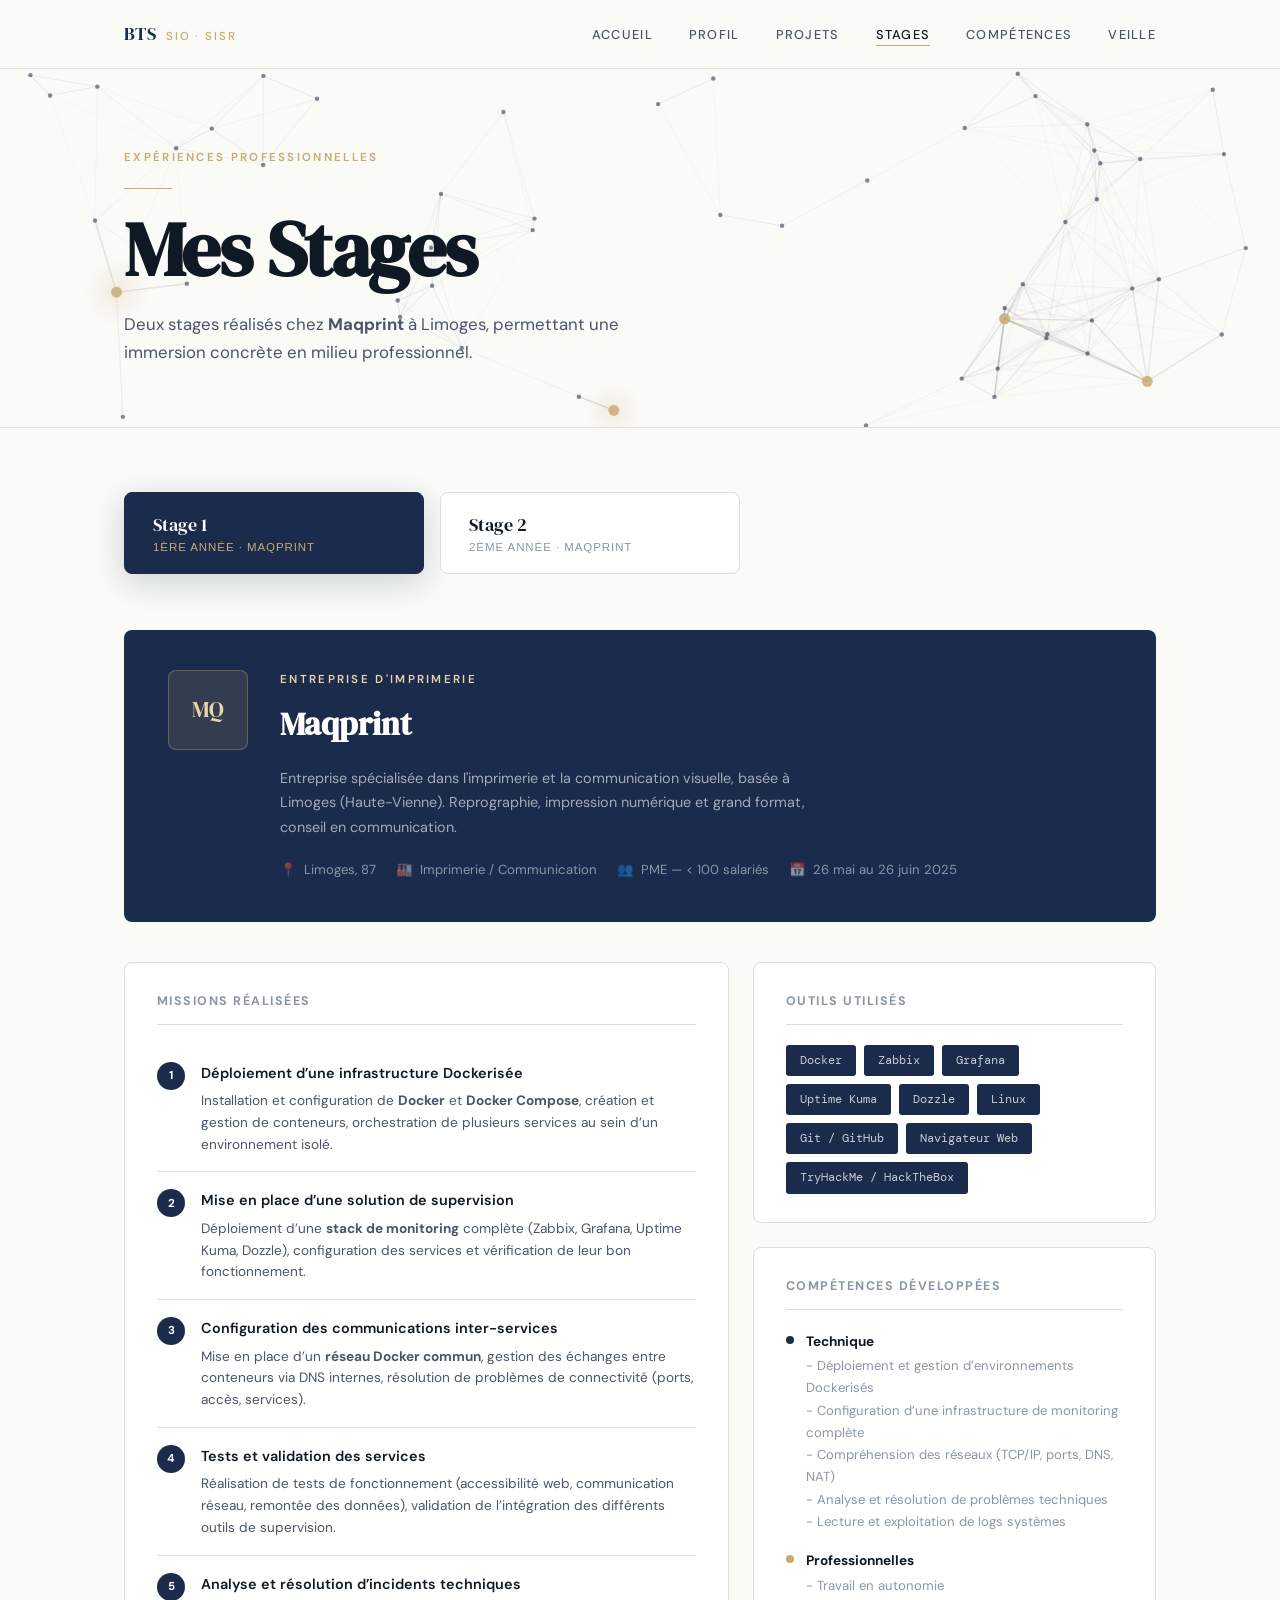
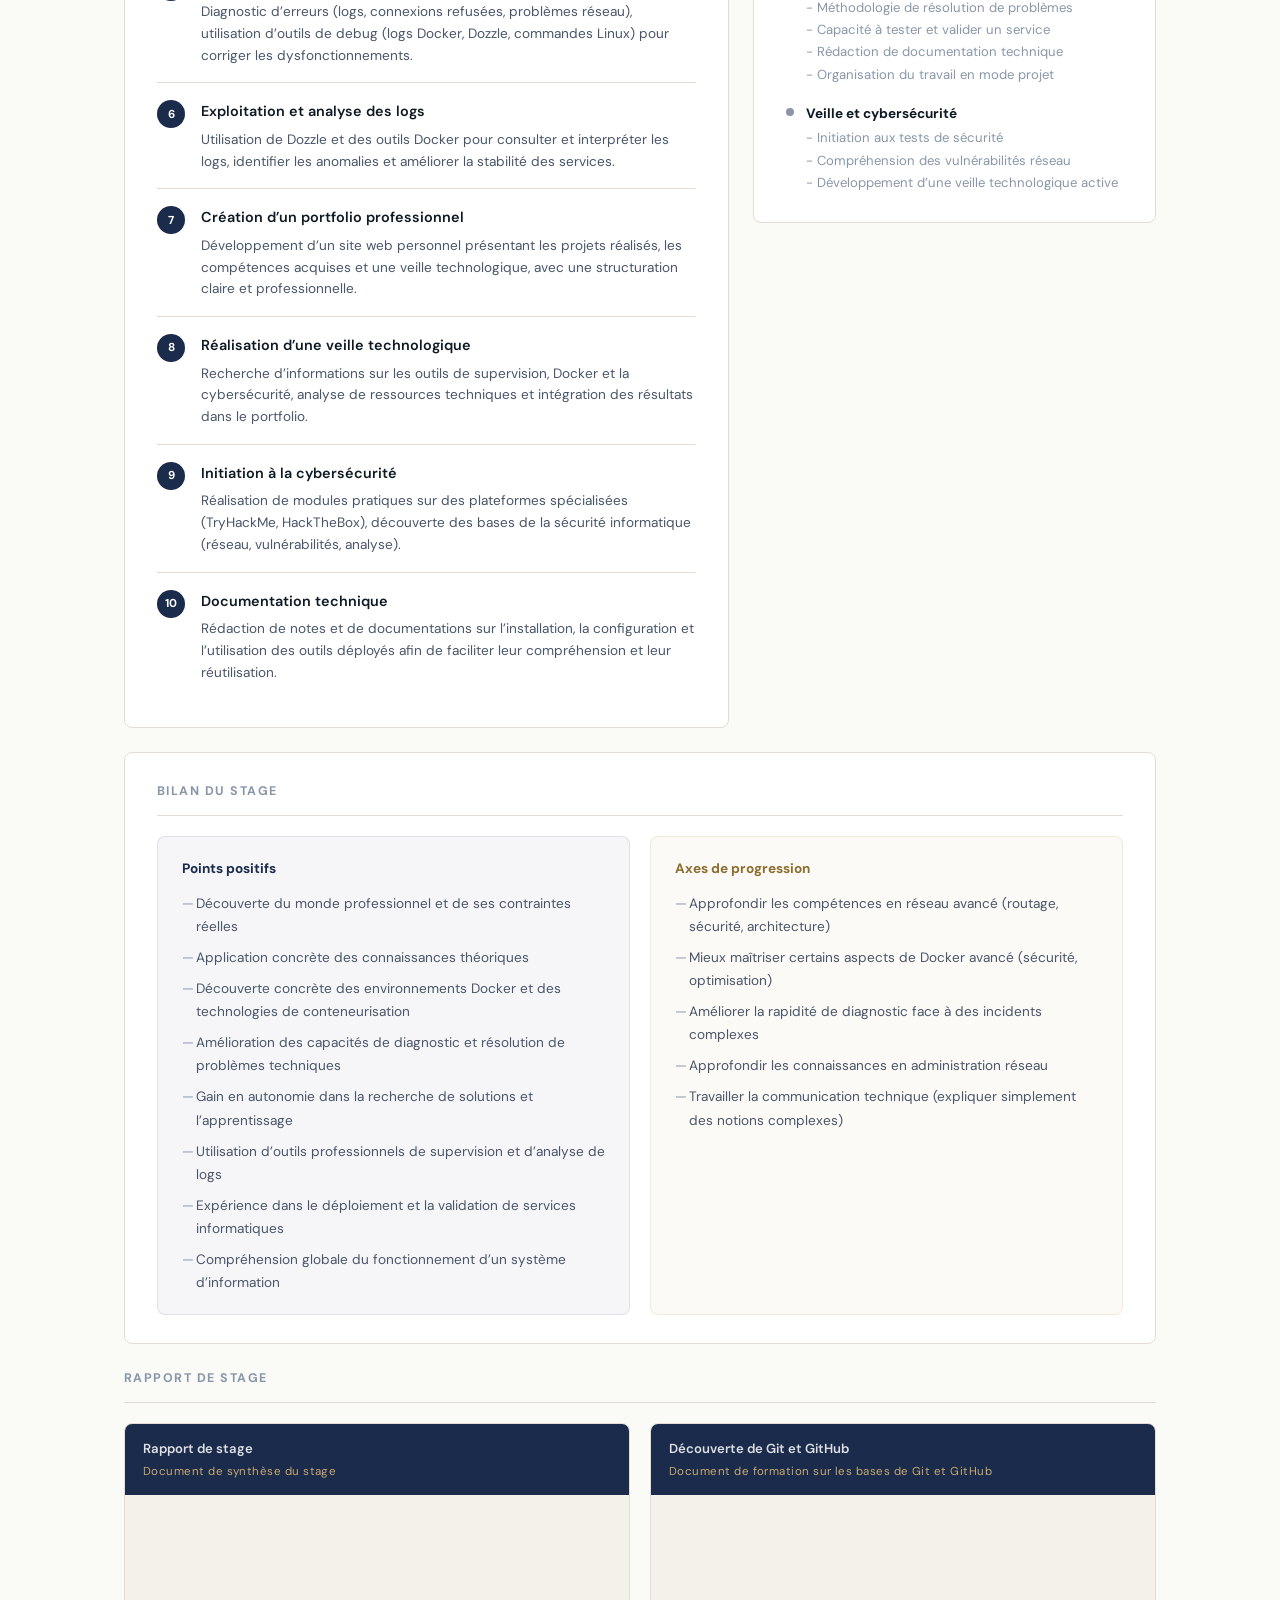
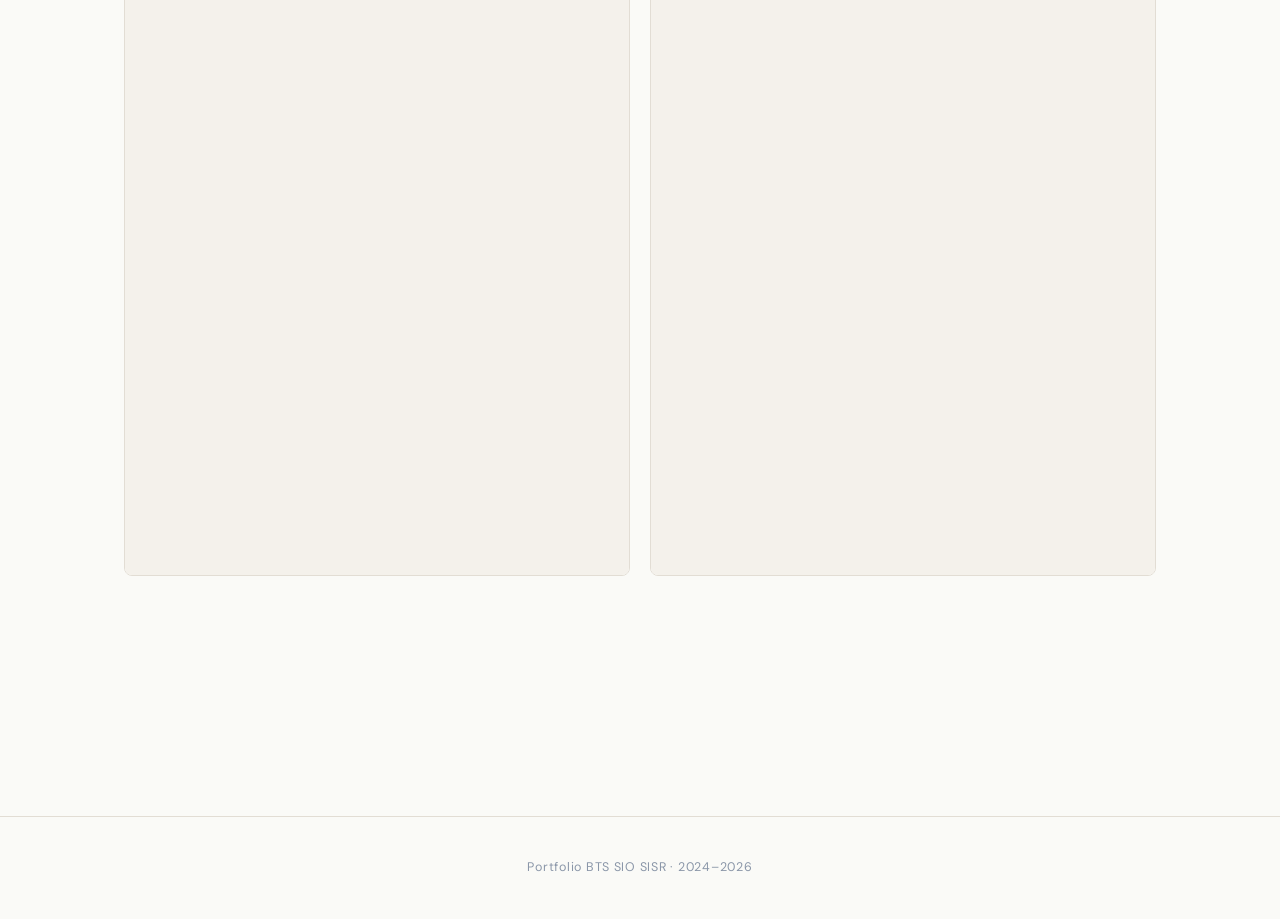
<file: stages/index.html>
<!DOCTYPE html>
<html lang="fr">
<head>
  <meta charset="UTF-8">
  <meta name="viewport" content="width=device-width, initial-scale=1.0">
  <title>Stages — Portfolio BTS SIO SISR</title>
  <link rel="stylesheet" href="../shared/global.css">
  <link rel="stylesheet" href="style.css">
</head>
<body class="page-wrap">

  <header class="site-header">
    <nav class="site-nav">
      <a class="nav-logo" href="../accueil/index.html">
        <span class="logo-mark">BTS</span><span class="logo-text">SIO · SISR</span>
      </a>
      <button class="nav-burger" id="burger" aria-label="Menu"><span></span><span></span></button>
      <ul class="nav-links" id="navLinks">
        <li><a href="../accueil/index.html"     data-page="accueil">Accueil</a></li>
        <li><a href="../profil/index.html"      data-page="profil">Profil</a></li>
        <li><a href="../projets/index.html"     data-page="projets">Projets</a></li>
        <li><a href="../stages/index.html"      data-page="stages">Stages</a></li>
        <li><a href="../competences/index.html" data-page="competences">Compétences</a></li>
        <li><a href="../veille/index.html"      data-page="veille">Veille</a></li>
      </ul>
    </nav>
  </header>

  <!-- ── PAGE HEADER ─────────────────────────────────────── -->
  <section class="page-header">
    <canvas id="ph-particles" data-particles aria-hidden="true"
            style="position:absolute;inset:0;width:100%;height:100%;pointer-events:none;z-index:0;"></canvas>
    <div class="container" style="position:relative;z-index:1;">
      <p class="eyebrow">Expériences professionnelles</p>
      <span class="gold-rule"></span>
      <h1 class="display-title">Mes Stages</h1>
      <p class="page-header-desc">
        Deux stages réalisés chez <strong>Maqprint</strong> à Limoges, permettant
        une immersion concrète en milieu professionnel.
      </p>
    </div>
  </section>

  <!-- ── SÉLECTEUR ────────────────────────────────────────── -->
  <section class="stages-section">
    <div class="container" data-tabs-group>

      <div class="stage-selector reveal">
        <button class="stage-sel-btn tab-active" data-tab="s1">
          <span class="ss-label">Stage 1</span>
          <span class="ss-sub">1ère année · Maqprint</span>
        </button>
        <button class="stage-sel-btn" data-tab="s2">
          <span class="ss-label">Stage 2</span>
          <span class="ss-sub">2ème année · Maqprint</span>
        </button>
      </div>

      <!-- ══ STAGE 1 ═══════════════════════════════════════ -->
      <div data-panel="s1" class="stage-panel panel-active">

        <!-- Entreprise -->
        <div class="company-banner reveal reveal-delay-1">
          <div class="company-logo-wrap">
            <div class="company-logo">MQ</div>
          </div>
          <div class="company-info">
            <p class="eyebrow" style="color:var(--gold-light);">Entreprise d'imprimerie</p>
            <h2>Maqprint</h2>
            <p class="company-desc">
              Entreprise spécialisée dans l'imprimerie et la communication visuelle,
              basée à Limoges (Haute-Vienne). Reprographie, impression numérique et
              grand format, conseil en communication.
            </p>
            <div class="company-meta-row">
              <span class="cm-item"><strong>📍</strong> Limoges, 87</span>
              <span class="cm-item"><strong>🏭</strong> Imprimerie / Communication</span>
              <span class="cm-item"><strong>👥</strong> PME — &lt; 100 salariés</span>
              <span class="cm-item"><strong>📅</strong> 26 mai au 26 juin 2025</span>
            </div>
          </div>
        </div>

        <!-- Missions -->
        <div class="stage-grid">
          <div class="stage-col-main">
            <div class="stage-block reveal reveal-delay-2">
              <h3 class="sb-title">Missions réalisées</h3>
              <div class="missions-list">
                <div class="mission-item">
                  <div class="mission-num">1</div>
                  <div>
                    <h4>Déploiement d’une infrastructure Dockerisée</h4>
                    <p>Installation et configuration de <strong>Docker</strong> et <strong>Docker Compose</strong>, création et gestion de conteneurs, orchestration de plusieurs services au sein d’un environnement isolé.</p>
                  </div>
                </div>
                <div class="mission-item">
                  <div class="mission-num">2</div>
                  <div>
                    <h4>Mise en place d’une solution de supervision</h4>
                    <p>Déploiement d’une <strong>stack de monitoring</strong> complète (Zabbix, Grafana, Uptime Kuma, Dozzle), configuration des services et vérification de leur bon fonctionnement.</p>
                  </div>
                </div>
                <div class="mission-item">
                  <div class="mission-num">3</div>
                  <div>
                    <h4>Configuration des communications inter-services</h4>
                    <p>Mise en place d’un <strong>réseau Docker commun</strong>, gestion des échanges entre conteneurs via DNS internes, résolution de problèmes de connectivité (ports, accès, services).</p>
                  </div>
                </div>
                <div class="mission-item">
                  <div class="mission-num">4</div>
                  <div>
                    <h4>Tests et validation des services</h4>
                    <p>Réalisation de tests de fonctionnement (accessibilité web, communication réseau, remontée des données), validation de l’intégration des différents outils de supervision.</p>
                  </div>
                </div>
                <div class="mission-item">
                  <div class="mission-num">5</div>
                  <div>
                    <h4>Analyse et résolution d’incidents techniques</h4>
                    <p>Diagnostic d’erreurs (logs, connexions refusées, problèmes réseau), utilisation d’outils de debug (logs Docker, Dozzle, commandes Linux) pour corriger les dysfonctionnements.</p>
                  </div>
                </div>
                <div class="mission-item">
                  <div class="mission-num">6</div>
                  <div>
                    <h4>Exploitation et analyse des logs</h4>
                    <p>Utilisation de Dozzle et des outils Docker pour consulter et interpréter les logs, identifier les anomalies et améliorer la stabilité des services.</p>
                  </div>
                </div>
                <div class="mission-item">
                  <div class="mission-num">7</div>
                  <div>
                    <h4>Création d’un portfolio professionnel</h4>
                    <p>Développement d’un site web personnel présentant les projets réalisés, les compétences acquises et une veille technologique, avec une structuration claire et professionnelle.</p>
                  </div>
                </div>
                <div class="mission-item">
                  <div class="mission-num">8</div>
                  <div>
                    <h4>Réalisation d’une veille technologique</h4>
                    <p>Recherche d’informations sur les outils de supervision, Docker et la cybersécurité, analyse de ressources techniques et intégration des résultats dans le portfolio.</p>
                  </div>
                </div>
                <div class="mission-item">
                  <div class="mission-num">9</div>
                  <div>
                    <h4>Initiation à la cybersécurité</h4>
                    <p>Réalisation de modules pratiques sur des plateformes spécialisées (TryHackMe, HackTheBox), découverte des bases de la sécurité informatique (réseau, vulnérabilités, analyse).</p>
                  </div>
                </div>
                <div class="mission-item">
                  <div class="mission-num">10</div>
                  <div>
                    <h4>Documentation technique</h4>
                    <p>Rédaction de notes et de documentations sur l’installation, la configuration et l’utilisation des outils déployés afin de faciliter leur compréhension et leur réutilisation.</p>
                  </div>
                </div>
              </div>
            </div>
          </div>

          <div class="stage-col-side">
            <!-- Outils -->
            <div class="stage-block reveal reveal-delay-3">
              <h3 class="sb-title">Outils utilisés</h3>
              <div class="tools-wrap">
                <span class="tool">Docker</span>
                <span class="tool">Zabbix</span>
                <span class="tool">Grafana</span>
                <span class="tool">Uptime Kuma</span>
                <span class="tool">Dozzle</span>
                <span class="tool">Linux</span>
                <span class="tool">Git / GitHub</span>
                <span class="tool">Navigateur Web</span>
                <span class="tool">TryHackMe / HackTheBox</span>
              </div>
            </div>

            <!-- Compétences -->
            <div class="stage-block reveal reveal-delay-4">
              <h3 class="sb-title">Compétences développées</h3>
              <div class="comp-list">
                <div class="comp-item">
                  <span class="comp-dot comp-dot--tech"></span>
                  <div>
                    <strong>Technique</strong>
                    <p>- Déploiement et gestion d’environnements Dockerisés</p>
                    <p>- Configuration d’une infrastructure de monitoring complète</p>
                    <p>- Compréhension des réseaux (TCP/IP, ports, DNS, NAT)</p>
                    <p>- Analyse et résolution de problèmes techniques</p>
                    <p>- Lecture et exploitation de logs systèmes</p>
                  </div>
                  </div>
                <div class="comp-item">
                  <span class="comp-dot comp-dot--orga"></span>
                  <div>
                    <strong>Professionnelles</strong>
                    <p>- Travail en autonomie</p>
                    <p>- Méthodologie de résolution de problèmes</p>
                    <p>- Capacité à tester et valider un service</p>
                    <p>- Rédaction de documentation technique</p>
                    <p>- Organisation du travail en mode projet</p>
                  </div>
                  </div>
                <div class="comp-item">
                  <span class="comp-dot comp-dot--rel"></span>
                  <div>
                    <strong>Veille et cybersécurité</strong>
                    <p>- Initiation aux tests de sécurité</p>
                    <p>- Compréhension des vulnérabilités réseau</p>
                    <p>- Développement d’une veille technologique active</p>
                  </div>
                </div>
              </div>
            </div>
          </div>
        </div>

        <!-- Bilan -->
        <div class="bilan-block reveal">
          <h3 class="sb-title">Bilan du stage</h3>
          <div class="bilan-grid">
            <div class="bilan-card bilan-pos">
              <h4>Points positifs</h4>
              <ul>
                <li>Découverte du monde professionnel et de ses contraintes réelles</li>
                <li>Application concrète des connaissances théoriques</li>
                <li>Découverte concrète des environnements Docker et des technologies de conteneurisation</li>
                <li>Amélioration des capacités de diagnostic et résolution de problèmes techniques</li>
                <li>Gain en autonomie dans la recherche de solutions et l’apprentissage</li>
                <li>Utilisation d’outils professionnels de supervision et d’analyse de logs</li>
                <li>Expérience dans le déploiement et la validation de services informatiques</li>
                <li>Compréhension globale du fonctionnement d’un système d’information</li>
              </ul>
            </div>
            <div class="bilan-card bilan-axe">
              <h4>Axes de progression</h4>
              <ul>
                <li>Approfondir les compétences en réseau avancé (routage, sécurité, architecture)</li>
                <li>Mieux maîtriser certains aspects de Docker avancé (sécurité, optimisation)</li>
                <li>Améliorer la rapidité de diagnostic face à des incidents complexes</li>
                <li>Approfondir les connaissances en administration réseau</li>
                <li>Travailler la communication technique (expliquer simplement des notions complexes)</li>
              </ul>
            </div>
          </div>
        </div>

        <!-- PDF -->
        <div class="pdf-stage-block reveal">
          <h3 class="sb-title">Rapport de stage</h3>
          <div class="pdf-duo">
          
            <div class="pdf-card">
              <div class="pdf-card-header">
                <div>
                  <p class="pdf-card-title">Rapport de stage</p>
                  <p class="pdf-card-sub">Document de synthèse du stage</p>
                </div>
              </div>
              <iframe class="pdf-iframe-large"
                      src="docs/RAPPORT_STAGE1.pdf"
                      title="Rapport stage 1">
              </iframe>
            </div>
          
            <div class="pdf-card">
              <div class="pdf-card-header">
                <div>
                  <p class="pdf-card-title">Découverte de Git et GitHub</p>
                  <p class="pdf-card-sub">Document de formation sur les bases de Git et GitHub</p>
                </div>
              </div>
              <iframe class="pdf-iframe-large"
                      src="docs/GIT.pdf"
                      title="GIT stage 1">
              </iframe>
            </div>
          
          </div>
        </div>

        </div><!-- /stage-1 -->

      <!-- ══ STAGE 2 ═══════════════════════════════════════ -->
      <div data-panel="s2" class="stage-panel">

        <div class="company-banner reveal reveal-delay-1">
          <div class="company-logo-wrap">
            <div class="company-logo">MQ</div>
          </div>
          <div class="company-info">
            <p class="eyebrow" style="color:var(--gold-light);">Entreprise d'imprimerie</p>
            <h2>Maqprint</h2>
            <p class="company-desc">
              Second stage réalisé chez Maqprint, avec des missions plus techniques et une autonomie accrue, permettant de consolider les compétences acquises lors du premier stage.
            </p>
            <div class="company-meta-row">
              <span class="cm-item"><strong>📍</strong> Limoges, 87</span>
              <span class="cm-item"><strong>🏭</strong> Imprimerie / Communication</span>
              <span class="cm-item"><strong>👥</strong> PME — &lt; 100 salariés</span>
              <span class="cm-item"><strong>📅</strong> 5 janvier - 13 février</span>
            </div>
          </div>
        </div>

        <div class="stage-grid">
          <div class="stage-col-main">
            <div class="stage-block reveal reveal-delay-2">
              <h3 class="sb-title">Missions réalisées</h3>
              <div class="missions-list">
                <div class="mission-item">
                  <div class="mission-num">1</div>
                  <div>
                    <h4>Développement d’une application de gestion de calendrier</h4>
                    <p>Mise en place d’une application web permettant d’afficher un calendrier mensuel dynamique, avec navigation entre les mois et visualisation des jours. 
                      Interface permettant à l'administrateur de sélectionner une date afin d’interagir avec les événements associés.</p>
                  </div>
                </div>
                <div class="mission-item">
                  <div class="mission-num">2</div>
                  <div>
                    <h4>Implémentation du système de gestion des événements (CRUD)</h4>
                    <p>Développement des fonctionnalités permettant de créer, lire, mettre à jour et supprimer des événements dans une base de données. 
                      Chaque événement comprend un titre, une date, une plage horaire, une salle associée ainsi qu’une liste de participants.</p>
                  </div>
                </div>
                <div class="mission-item">
                  <div class="mission-num">3</div>
                  <div>
                    <h4>Conception et gestion de la base de données</h4>
                    <p>Création et structuration d’une base de données relationnelle sous MySQL comprenant plusieurs tables : événements, personnes, salles et table de liaison (event_persons). 
                      Mise en place des relations entre les entités afin de garantir la cohérence des données.</p>
                  </div>
                </div>
                <div class="mission-item">
                  <div class="mission-num">4</div>
                  <div>
                    <h4>Développement de l’interface de l'administrateur (front-end)</h4>
                    <p>Création d’une interface ergonomique et responsive en HTML et CSS permettant une visualisation claire du calendrier, une interaction intuitive avec les jours et une bonne lisibilité des événements</p>
                  </div>
                </div>
                <div class="mission-item">
                  <div class="mission-num">5</div>
                  <div>
                    <h4>Implémentation du moteur d'Intelligence Artificielle (IA)</h4>
                    <p>Développement d'un script Python utilisant la vision par ordinateur pour la reconnaissance faciale. 
                      Optimisation de la détection via MediaPipe et mise en place d'un algorithme de tracking (CSRT) pour maintenir une fluidité de traitement malgré les ressources matérielles limitées.</p>
                  </div>
                </div>
                <div class="mission-item">
                  <div class="mission-num">6</div>
                  <div>
                    <h4>Interconnexion des systèmes et contrôle d'accès en temps réel</h4>
                    <p>Développement d'un "pont" logiciel permettant au script Python d'interroger la base de données MySQL en temps réel. 
                      Le système compare l'identité détectée avec le planning actuel pour autoriser ou refuser l'accès de manière automatisée.</p>
                  </div>
                </div>
                <div class="mission-item">
                  <div class="mission-num">7</div>
                  <div>
                    <h4>Intégration de flux vidéo réseau (RTSP)</h4>
                    <p>Configuration et test de caméras de surveillance distantes. Gestion des protocoles de streaming réseau et résolution des problématiques de latence et de compatibilité des codecs vidéo pour une surveillance déportée efficace.</p>
                  </div>
                </div>
                <div class="mission-item">
                  <div class="mission-num">8</div>
                  <div>
                    <h4>Développement du système d'alerte et de journalisation</h4>
                    <p>Mise en place d'une procédure automatique en cas d'intrusion : capture de preuve photographique, envoi immédiat d'un email d'alerte via protocole SMTP, et archivage dans un journal de bord web sécurisé pour consultation ultérieure.</p>
                  </div>
                </div>
                <div class="mission-item">
                  <div class="mission-num">9</div>
                  <div>
                    <h4>Documentation du projet</h4>
                    <p>Rédaction d’une documentation détaillée décrivant les fonctionnalités, l'architecture et les spécifications techniques du projet et les difficultés rencontrées.</p>
                  </div>
                </div>
              </div>
            </div>
          </div>
          <div class="stage-col-side">
            <div class="stage-block reveal reveal-delay-3">
              <h3 class="sb-title">Outils utilisés</h3>
              <div class="tools-wrap">
                <span class="tool">WAMP</span>
                <span class="tool">PHP</span>
                <span class="tool">MySQL / PhpMyAdmin</span>
                <span class="tool">HTML5 / CSS3</span>
                <span class="tool">JavaScript</span>
                <span class="tool">Visual Studio Code</span>
                <span class="tool">Navigateur Web</span>
                <span class="tool">Python</span>
                <span class="tool">RTSP</span>
              </div>
            </div>
            <div class="stage-block reveal reveal-delay-4">
              <h3 class="sb-title">Compétences développées</h3>
              <div class="comp-list">
                <div class="comp-item">
                  <span class="comp-dot comp-dot--tech"></span>
                  <div><strong>Développement technique</strong>
                    <p>- Approfondissement de la gestion du langage PHP et des intéractions avec une base de données</p>
                    <p>- Création et gestion de requêtes SQL</p>
                    <p>- Compréhension des protocoles de streaming RTSP et des architectures web (client / serveur)</p>
                  </div>
                </div>
                <div class="comp-item">
                  <span class="comp-dot comp-dot--orga"></span>
                  <div><strong>Front-end</strong>
                    <p>- Création d’interfaces utilisateur ergonomiques</p>
                    <p>- Gestion du responsive design</p>
                    <p>- Manipulation du DOM avec JavaScript</p>
                  </div>
                </div>
                <div class="comp-item">
                  <span class="comp-dot comp-dot--bdd"></span>
                  <div><strong>Base de données</strong>
                    <p>- Conception d’un modèle relationnel</p>
                    <p>- Gestion des relations entre tables</p>
                    <p>- Optimisation des requêtes</p>
                  </div>
                </div>
                <div class="comp-item">
                <span class="comp-dot comp-dot--rtsp"></span>
                <div><strong>Gestion et configuration de flux vidéo IP (RTSP)</strong>
                  <p>- Maîtrise du protocole RTSP pour la récupération de flux vidéo en direct depuis des caméras IP.</p>
                  <p>- Paramétrage des URL de flux pour l'interfaçage avec le logiciel de surveillance.</p>
                  <p>- Analyse et résolution des problématiques de bande passante et de latence réseau impactant la fluidité de la reconnaissance faciale.</p>
                </div>
              </div>
              </div>
            </div>
          </div>
        </div>

        <div class="bilan-block reveal">
          <h3 class="sb-title">Bilan du stage</h3>
          <div class="bilan-grid">
            <div class="bilan-card bilan-pos">
              <h4>Points positifs</h4>
              <ul>
                <li>Capacité à travailler sur toute la chaîne de production, de la base de données à l'interface utilisateur.</li>
                <li>Capacité à rechercher des solutions techniques face à des bugs complexes (notamment sur les flux RTSP ou les modèles d'IA).</li>
                <li>Mise en place d'une solution moderne (IA) répondant à une problématique réelle de sécurité physique en entreprise.</li>
                <li>Maîtrise de nouvelles bibliothèques Python pour répondre aux exigences du projet.</li>
                <li>Mise en place d’une architecture de projet propre et réutilisable</li>
                <li>Travail sur un projet combinant plusieurs technologies</li>
              </ul>
            </div>
            <div class="bilan-card bilan-axe">
              <h4>Axes de progression</h4>
              <ul>
                <li>Renforcer les compétences en JavaScript (notamment sur la gestion avancée du DOM)</li>
                <li>Approfondir les notions de sécurité web (authentification, gestion des droits)</li>
                <li>Mieux anticiper les interactions entre les différents fichiers (CSS, JS, PHP)</li>
                <li>Monter en compétence sur l'utilisation de Wireshark pour analyser précisément les paquets RTSP et diagnostiquer des problèmes de perte de paquets sur le réseau.</li>
              </ul>
            </div>
          </div>
        </div>

        <!-- PDF -->
        <div class="pdf-stage-block reveal">
          <h3 class="sb-title">Projet de stage</h3>
          <div class="pdf-duo">
          
            <div class="pdf-card">
              <div class="pdf-card-header">
                <div>
                  <p class="pdf-card-title">Mission du stage</p>
                  <p class="pdf-card-sub">Document de synthèse du stage</p>
                </div>
              </div>
              <iframe class="pdf-iframe-large"
                      src="docs/Projet_Stage_BTS_SIO_Surveillance_Stock.pdf"
                      title="Rapport stage 2">
              </iframe>
            </div>
          
            <div class="pdf-card">
              <div class="pdf-card-header">
                <div>
                  <p class="pdf-card-title">Rapport de stage</p>
                  <p class="pdf-card-sub">Caméra flux RTSP</p>
                </div>
              </div>
              <iframe class="pdf-iframe-large"
                      src="docs/reco_face.pdf"
                      title="reco_face">
              </iframe>
            </div>

            <div class="pdf-card">
              <div class="pdf-card-header">
                <div>
                  <p class="pdf-card-title">Rapport de stage</p>
                  <p class="pdf-card-sub">Calendrier sécurisé</p>
                </div>
              </div>
              <iframe class="pdf-iframe-large"
                      src="docs/Calendar.pdf"
                      title="Calendrier Sécurisé">
              </iframe>
            </div>
          
          </div>
        </div>

        </div><!-- /stage-2 -->

    </div>
  </section>

  <footer class="site-footer">
    <div class="container">Portfolio BTS SIO SISR · 2024–2026</div>
  </footer>
  <script src="../shared/shared.js"></script>
  <script src="../shared/particles.js"></script>
</body>
</html>
</file>
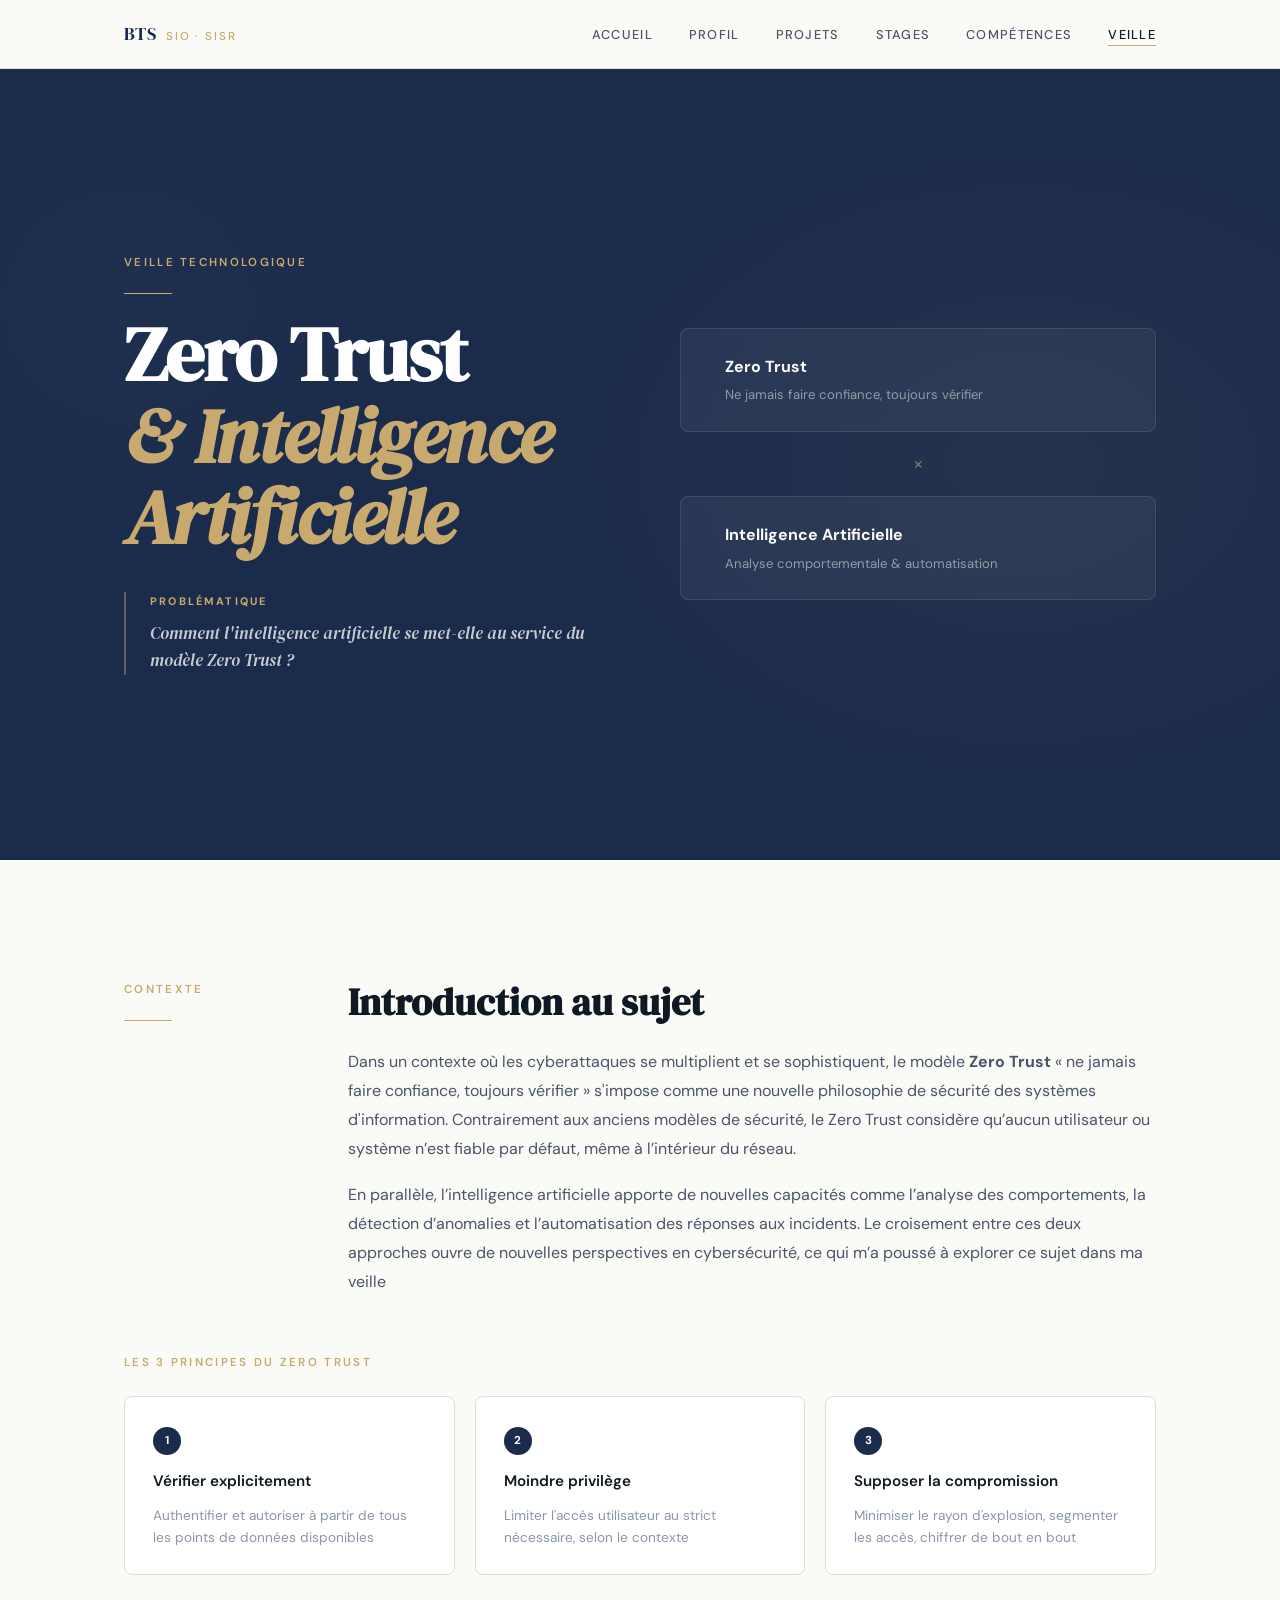
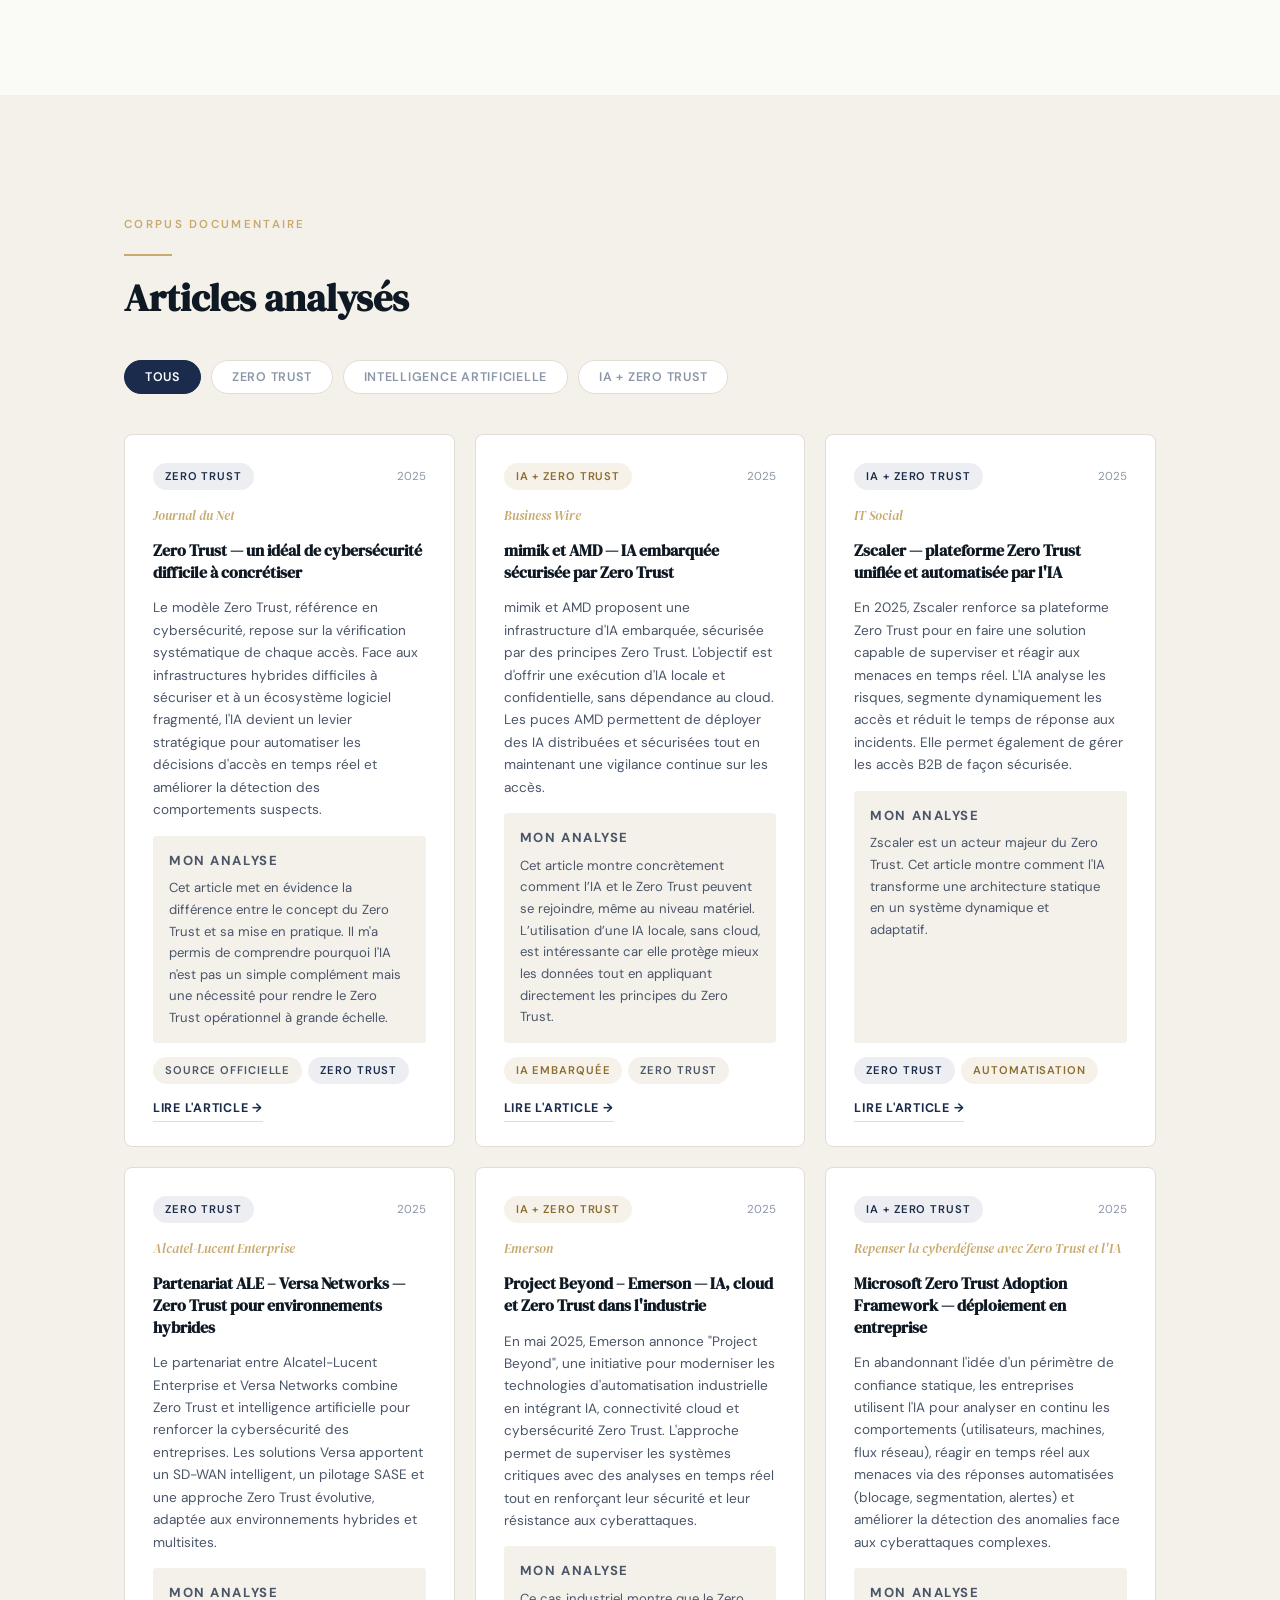
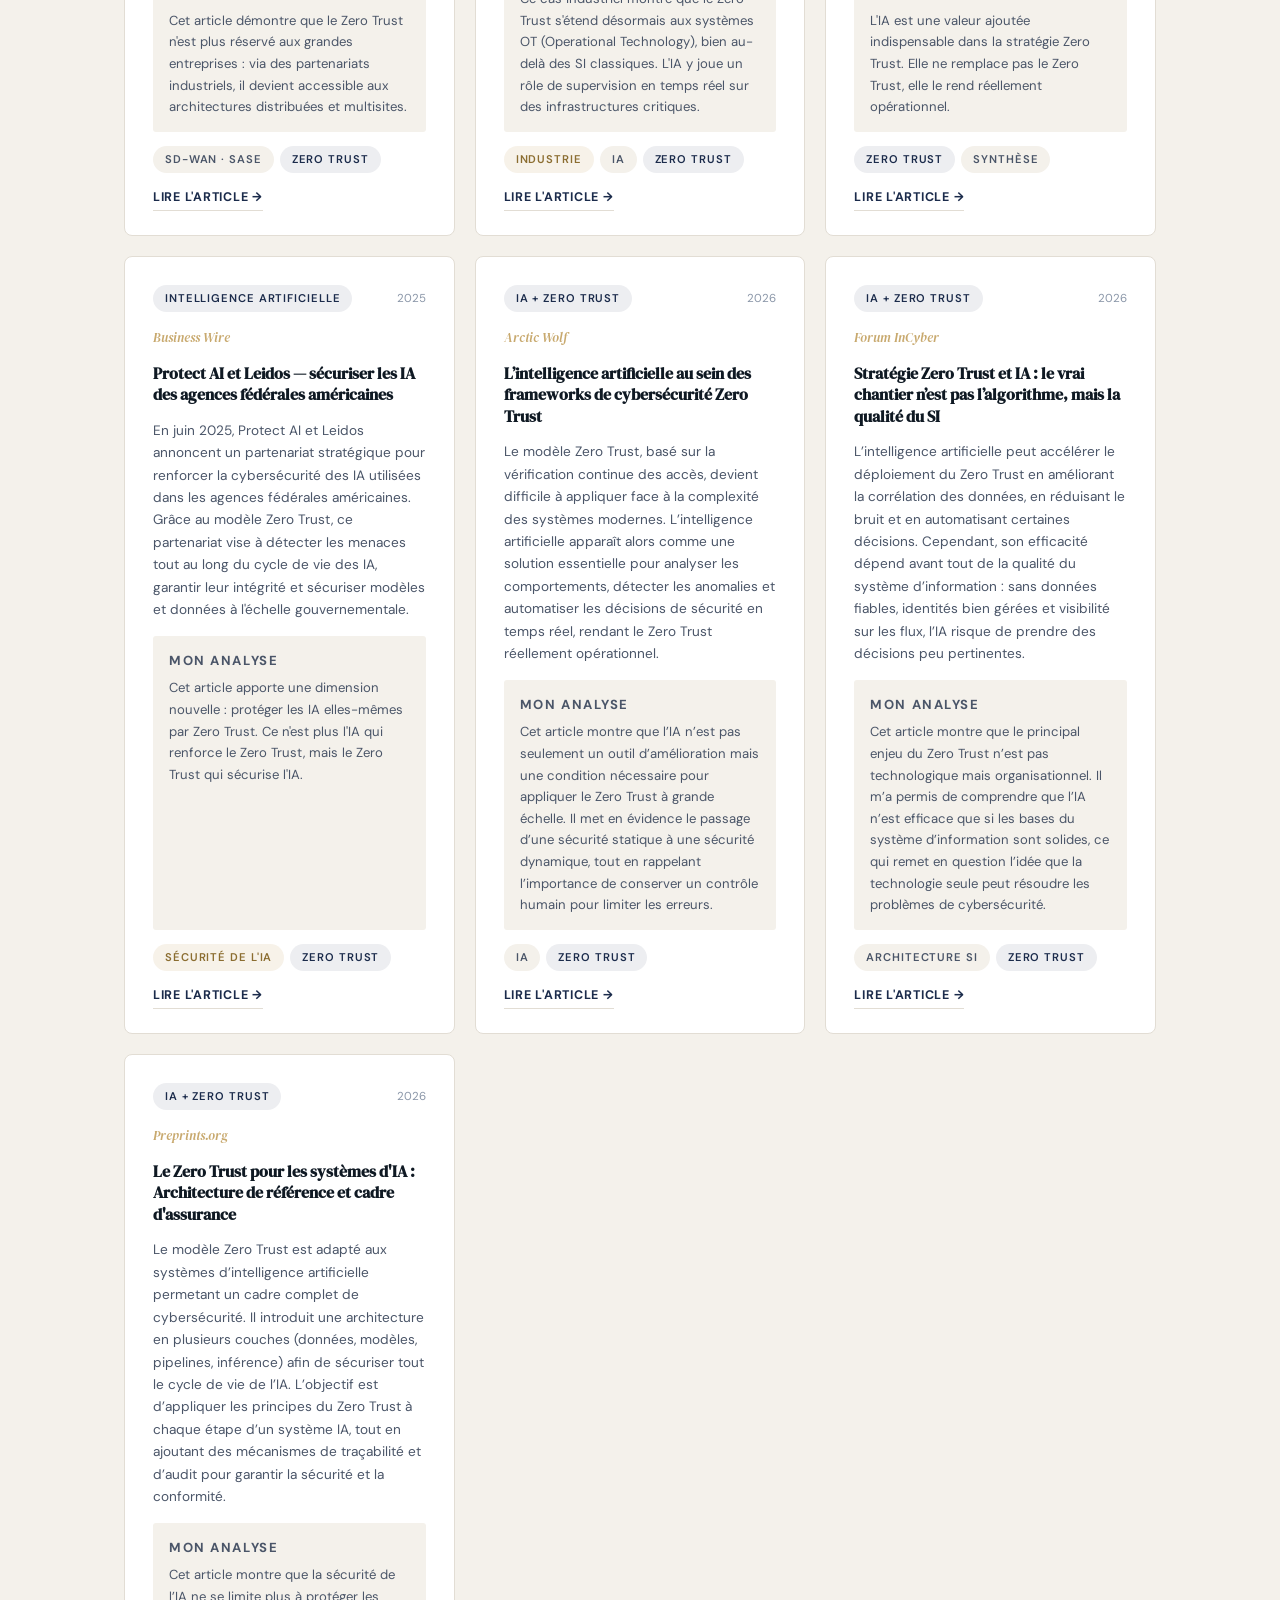
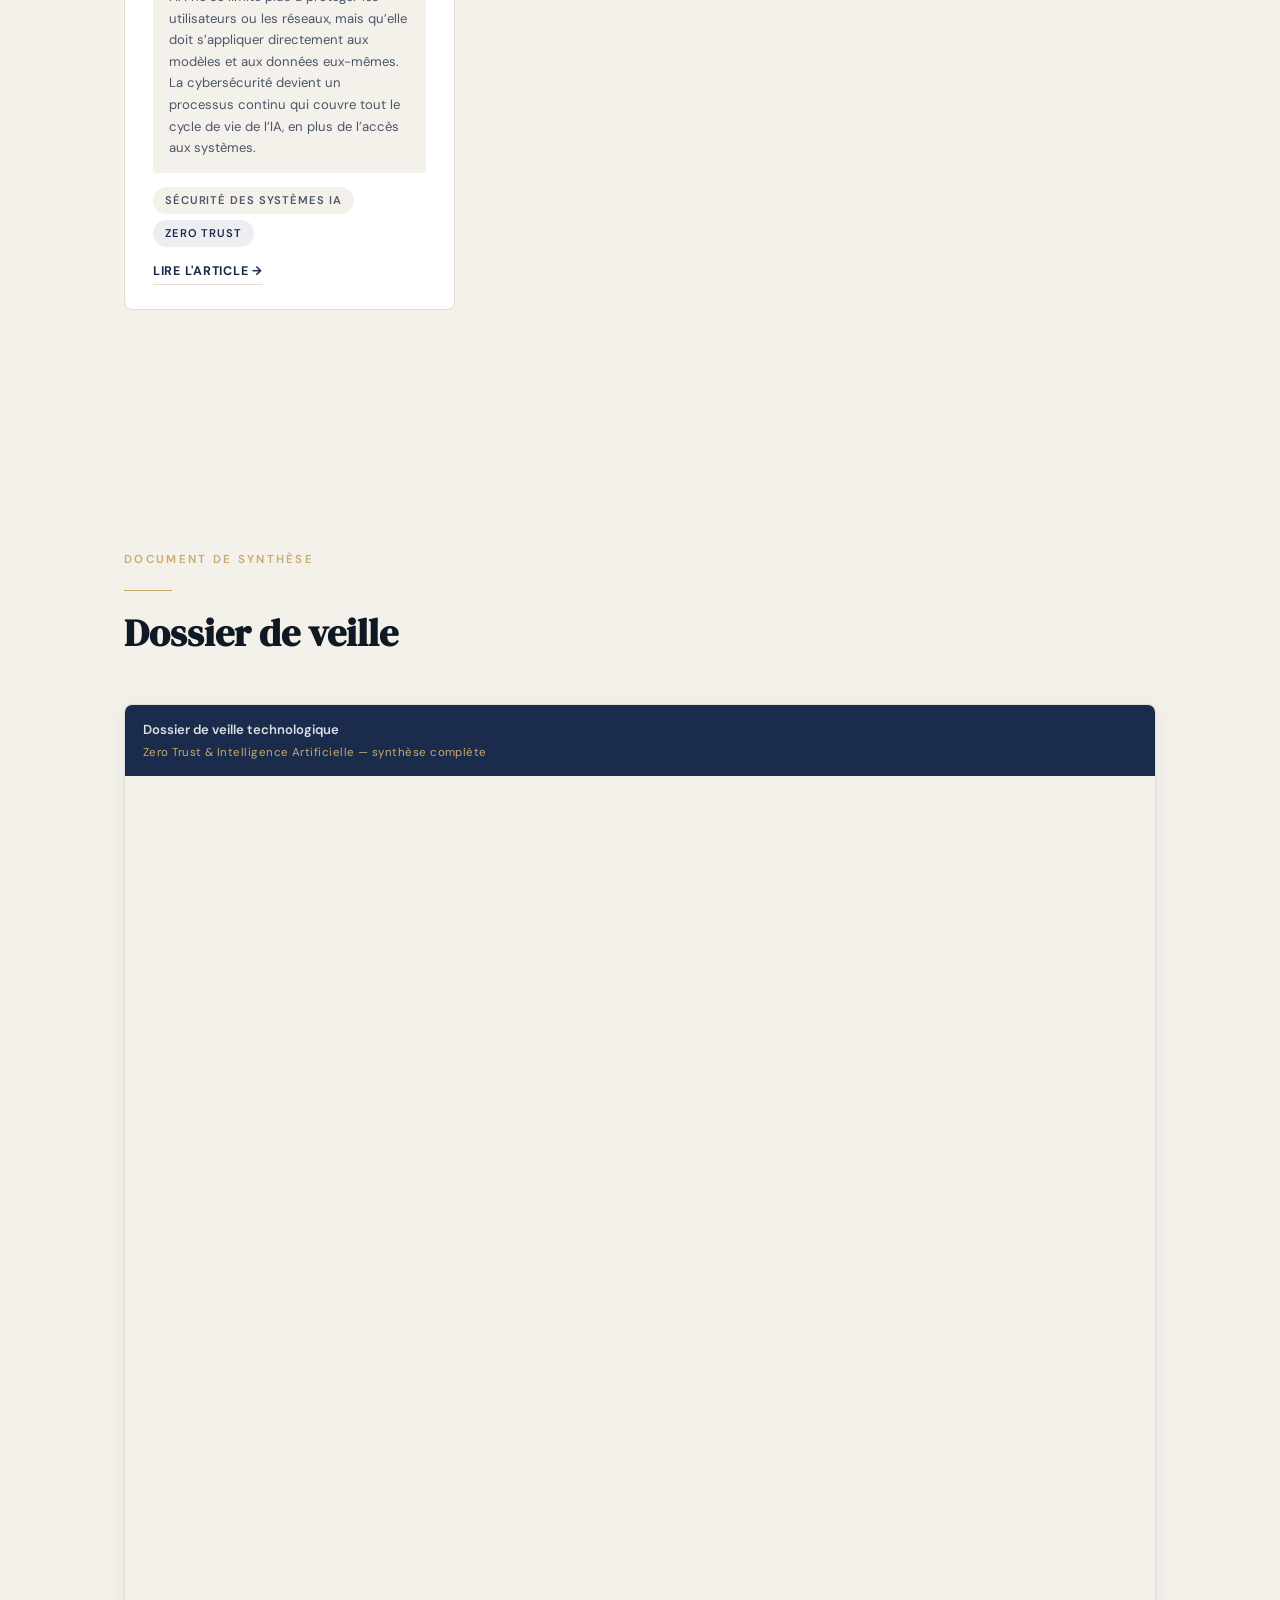
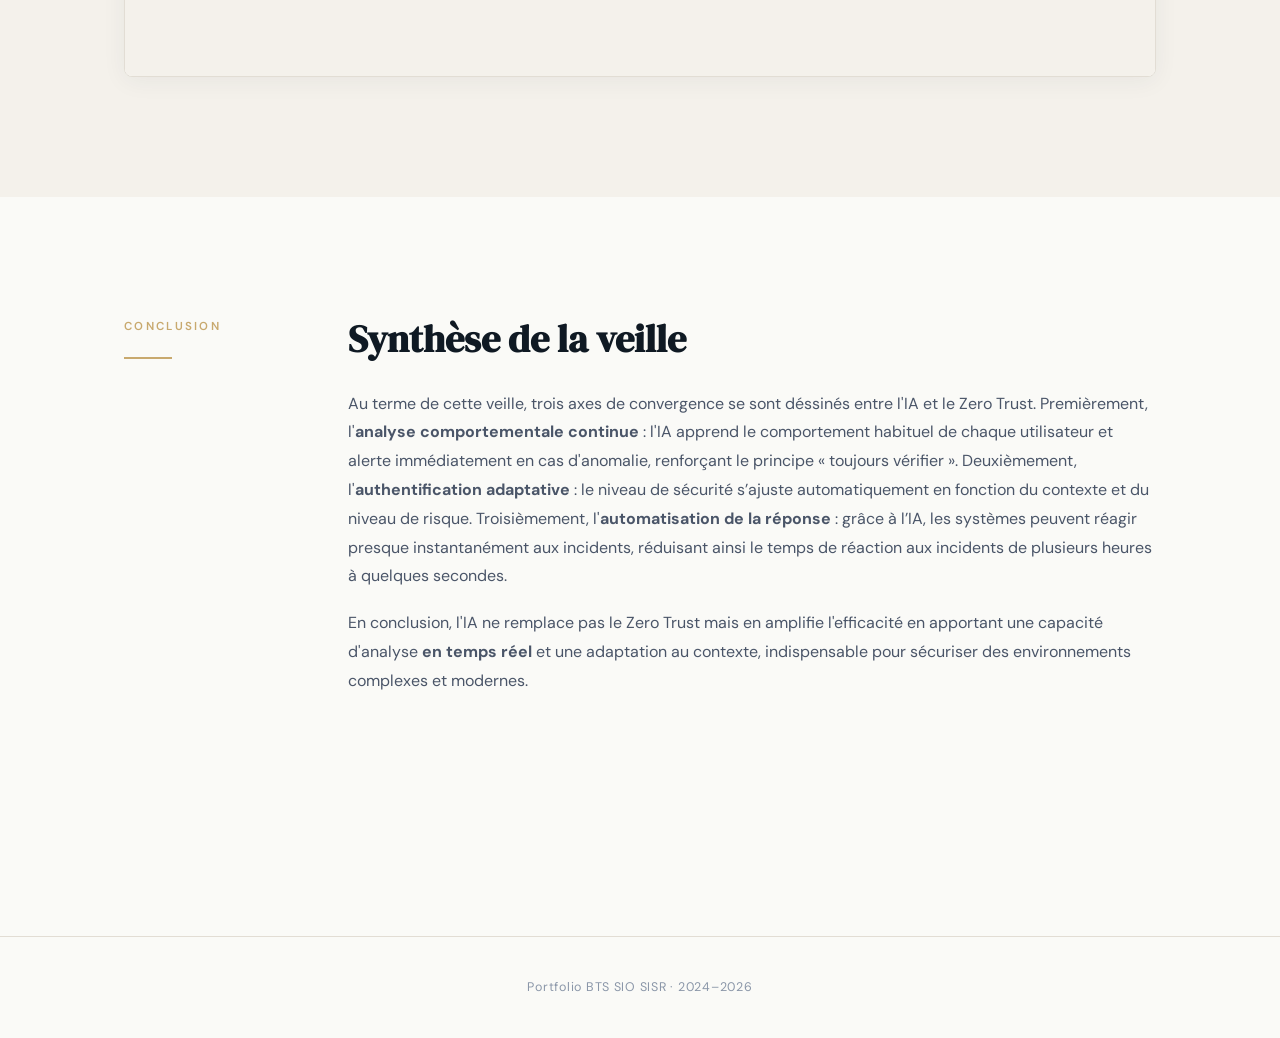
<file: veille/index.html>
<!DOCTYPE html>
<html lang="fr">
<head>
  <meta charset="UTF-8">
  <meta name="viewport" content="width=device-width, initial-scale=1.0">
  <title>Veille Technologique — Portfolio BTS SIO SISR</title>
  <link rel="stylesheet" href="../shared/global.css">
  <link rel="stylesheet" href="style.css">
</head>
<body class="page-wrap">

  <header class="site-header">
    <nav class="site-nav">
      <a class="nav-logo" href="../accueil/index.html">
        <span class="logo-mark">BTS</span><span class="logo-text">SIO · SISR</span>
      </a>
      <button class="nav-burger" id="burger" aria-label="Menu"><span></span><span></span></button>
      <ul class="nav-links" id="navLinks">
        <li><a href="../accueil/index.html"     data-page="accueil">Accueil</a></li>
        <li><a href="../profil/index.html"      data-page="profil">Profil</a></li>
        <li><a href="../projets/index.html"     data-page="projets">Projets</a></li>
        <li><a href="../stages/index.html"      data-page="stages">Stages</a></li>
        <li><a href="../competences/index.html" data-page="competences">Compétences</a></li>
        <li><a href="../veille/index.html"      data-page="veille">Veille</a></li>
      </ul>
    </nav>
  </header>

  <!-- ── HERO VEILLE ──────────────────────────────────────── -->
  <section class="veille-hero">
    <div class="container veille-hero-inner">
      <div class="vh-content">
        <p class="eyebrow">Veille technologique</p>
        <span class="gold-rule"></span>
        <h1 class="display-title">Zero Trust<br><em>&amp; Intelligence</em><br><em>Artificielle</em></h1>
        <div class="vh-question">
          <p class="vh-q-label">Problématique</p>
          <blockquote>
            Comment l'intelligence artificielle se met-elle au service du modèle Zero Trust ?
          </blockquote>
        </div>
      </div>
      <div class="vh-concepts">
        <div class="concept-pill">
          <span class="cp-icon"></span>
          <div>
            <strong>Zero Trust</strong>
            <p>Ne jamais faire confiance, toujours vérifier</p>
          </div>
        </div>
        <div class="concept-arrow">×</div>
        <div class="concept-pill">
          <span class="cp-icon"></span>
          <div>
            <strong>Intelligence Artificielle</strong>
            <p>Analyse comportementale &amp; automatisation</p>
          </div>
        </div>
      </div>
    </div>
  </section>

  <!-- ── INTRODUCTION ─────────────────────────────────────── -->
  <section class="section-intro">
    <div class="container">
      <div class="intro-layout reveal">
        <div class="intro-col-label">
          <p class="eyebrow">Contexte</p>
          <span class="gold-rule"></span>
        </div>
        <div class="intro-col-content">
          <h2 class="section-heading">Introduction au sujet</h2>
          <p>
            Dans un contexte où les cyberattaques se multiplient et se sophistiquent, le modèle
            <strong>Zero Trust</strong> « ne jamais faire confiance, toujours vérifier » s'impose
            comme une nouvelle philosophie de sécurité des systèmes d'information.
            Contrairement aux anciens modèles de sécurité, le Zero Trust considère qu’aucun utilisateur ou système n’est 
            fiable par défaut, même à l’intérieur du réseau.
          </p>
          <p class="mt-p">
            En parallèle, l’intelligence artificielle apporte de nouvelles capacités comme l’analyse des comportements,
            la détection d’anomalies et l’automatisation des réponses aux incidents. Le croisement entre ces deux 
            approches ouvre de nouvelles perspectives en cybersécurité, ce qui m’a poussé à explorer ce sujet dans ma veille
          </p>
        </div>
      </div>

      <!-- Piliers Zero Trust -->
      <div class="zt-pillars reveal reveal-delay-2">
        <p class="pillars-label eyebrow">Les 3 principes du Zero Trust</p>
        <div class="pillars-grid">
          <div class="pillar">
            <span class="pillar-num">1</span>
            <h4>Vérifier explicitement</h4>
            <p>Authentifier et autoriser à partir de tous les points de données disponibles</p>
          </div>
          <div class="pillar">
            <span class="pillar-num">2</span>
            <h4>Moindre privilège</h4>
            <p>Limiter l'accès utilisateur au strict nécessaire, selon le contexte</p>
          </div>
          <div class="pillar">
            <span class="pillar-num">3</span>
            <h4>Supposer la compromission</h4>
            <p>Minimiser le rayon d'explosion, segmenter les accès, chiffrer de bout en bout</p>
          </div>
        </div>
      </div>
    </div>
  </section>

  <!-- ── ARTICLES ─────────────────────────────────────────── -->
  <section class="section-articles">
    <div class="container">
      <div class="section-header reveal">
        <p class="eyebrow">Corpus documentaire</p>
        <span class="gold-rule"></span>
        <h2 class="section-heading">Articles analysés</h2>
      </div>

      <!-- Filtres -->
      <div class="filter-row reveal reveal-delay-1">
        <button class="filter-btn filter-active" data-filter="all">Tous</button>
        <button class="filter-btn" data-filter="zt">Zero Trust</button>
        <button class="filter-btn" data-filter="ia">Intelligence Artificielle</button>
        <button class="filter-btn" data-filter="combo">IA + Zero Trust</button>
      </div>

      <div class="articles-grid">

        <!-- Article 1 -->
        <article class="article-card reveal reveal-delay-1" data-cat="zt">
          <div class="ac-top">
            <span class="ac-category tag tag-navy">Zero Trust</span>
            <span class="ac-date">2025</span>
          </div>
          <div class="ac-source">Journal du Net</div>
          <h3>Zero Trust — un idéal de cybersécurité difficile à concrétiser</h3>
          <p class="ac-summary">
            Le modèle Zero Trust, référence en cybersécurité, repose sur la vérification systématique 
            de chaque accès. Face aux infrastructures hybrides difficiles à sécuriser et à un écosystème 
            logiciel fragmenté, l'IA devient un levier stratégique pour automatiser les décisions d'accès 
            en temps réel et améliorer la détection des comportements suspects.
          </p>
          <div class="ac-analysis">
            <p class="ac-analysis-label">Mon analyse</p>
            <p>
              Cet article met en évidence la différence entre le concept du Zero Trust et sa mise en pratique.
              Il m'a permis de comprendre pourquoi l'IA n'est pas un simple complément mais une nécessité 
              pour rendre le Zero Trust opérationnel à grande échelle.
            </p>
          </div>
          <div class="ac-tags"><span class="tag tag-soft">Source officielle</span><span class="tag tag-navy">Zero Trust</span></div>
          <a href="https://www.journaldunet.com/cybersecurite/1542259-zero-trust-un-ideal-de-cybersecurite-toujours-difficile-a-concretiser/" target="_blank" class="ac-link">Lire l'article →</a>
        </article>

        <!-- Article 2 -->
        <article class="article-card reveal reveal-delay-2" data-cat="combo">
          <div class="ac-top">
            <span class="ac-category tag tag-gold">IA + Zero Trust</span>
            <span class="ac-date">2025</span>
          </div>
          <div class="ac-source">Business Wire</div>
          <h3>mimik et AMD — IA embarquée sécurisée par Zero Trust</h3>
          <p class="ac-summary">
            mimik et AMD proposent une infrastructure d'IA embarquée, sécurisée par des principes 
            Zero Trust. L'objectif est d'offrir une exécution d'IA locale et confidentielle, 
            sans dépendance au cloud. Les puces AMD permettent de déployer des IA distribuées et sécurisées 
            tout en maintenant une vigilance continue sur les accès.
          </p>
          <div class="ac-analysis">
            <p class="ac-analysis-label">Mon analyse</p>
            <p>
              Cet article montre concrètement comment l’IA et le Zero Trust peuvent se rejoindre, même au niveau matériel. 
              L’utilisation d’une IA locale, sans cloud, est intéressante car elle protège mieux les données tout en appliquant
              directement les principes du Zero Trust.
            </p>
          </div>
          <div class="ac-tags"><span class="tag tag-gold">IA embarquée</span><span class="tag tag-soft">Zero Trust</span></div>
          <a href="https://www.businesswire.com/news/home/20250611865613/fr" target="_blank" class="ac-link">Lire l'article →</a>
        </article>

        <!-- Article 3 -->
        <article class="article-card reveal reveal-delay-3" data-cat="combo">
          <div class="ac-top">
            <span class="ac-category tag tag-navy">IA + Zero Trust</span>
            <span class="ac-date">2025</span>
          </div>
          <div class="ac-source">IT Social</div>
          <h3>Zscaler — plateforme Zero Trust unifiée et automatisée par l'IA</h3>
          <p class="ac-summary">
             En 2025, Zscaler renforce sa plateforme Zero Trust pour en faire une solution capable de 
             superviser et réagir aux menaces en temps réel. L'IA analyse les risques, segmente 
             dynamiquement les accès et réduit le temps de réponse aux incidents. Elle permet également 
             de gérer les accès B2B de façon sécurisée.
          </p>
          <div class="ac-analysis">
            <p class="ac-analysis-label">Mon analyse</p>
            <p>
              Zscaler est un acteur majeur du Zero Trust. Cet article montre comment l'IA transforme 
              une architecture statique en un système dynamique et adaptatif.
            </p>
          </div>
          <div class="ac-tags"><span class="tag tag-navy">Zero Trust</span><span class="tag tag-gold">Automatisation</span></div>
          <a href="https://itsocial.fr/cybersecurite/cybersecurite-actualites/zscaler-repositionne-sa-plateforme-zero-trust-comme-socle-dun-pilotage-unifie-et-automatise-de-la-cybersecurite/" target="_blank" class="ac-link">Lire l'article →</a>
        </article>

        <!-- Article 4 -->
        <article class="article-card reveal reveal-delay-1" data-cat="zt">
          <div class="ac-top">
            <span class="ac-category tag tag-navy">Zero Trust</span>
            <span class="ac-date">2025</span>
          </div>
          <div class="ac-source">Alcatel-Lucent Enterprise</div>
          <h3>Partenariat ALE – Versa Networks — Zero Trust pour environnements hybrides</h3>
          <p class="ac-summary">
            Le partenariat entre Alcatel-Lucent Enterprise et Versa Networks combine Zero Trust et 
            intelligence artificielle pour renforcer la cybersécurité des entreprises. Les solutions 
            Versa apportent un SD-WAN intelligent, un pilotage SASE et une approche Zero Trust 
            évolutive, adaptée aux environnements hybrides et multisites.
          </p>
          <div class="ac-analysis">
            <p class="ac-analysis-label">Mon analyse</p>
            <p>
              Cet article démontre que le Zero Trust n'est plus réservé aux grandes entreprises : 
              via des partenariats industriels, il devient accessible aux architectures distribuées 
              et multisites.
            </p>
          </div>
          <div class="ac-tags"><span class="tag tag-soft">SD-WAN · SASE</span><span class="tag tag-navy">Zero Trust</span></div>
          <a href="https://www.al-enterprise.com/fr-fr/entreprise/actualites/ale-versa-partnership" target="_blank" class="ac-link">Lire l'article →</a>
        </article>

        <!-- Article 5 -->
        <article class="article-card reveal reveal-delay-2" data-cat="combo">
          <div class="ac-top">
            <span class="ac-category tag tag-gold">IA + Zero Trust</span>
            <span class="ac-date">2025</span>
          </div>
          <div class="ac-source">Emerson</div>
          <h3>Project Beyond – Emerson — IA, cloud et Zero Trust dans l'industrie</h3>
          <p class="ac-summary">
            En mai 2025, Emerson annonce "Project Beyond", une initiative pour moderniser les 
            technologies d'automatisation industrielle en intégrant IA, connectivité cloud et 
            cybersécurité Zero Trust. L'approche permet de superviser les systèmes critiques avec 
            des analyses en temps réel tout en renforçant leur sécurité et leur résistance aux cyberattaques.
          </p>
          <div class="ac-analysis">
            <p class="ac-analysis-label">Mon analyse</p>
            <p>
              Ce cas industriel montre que le Zero Trust s'étend 
              désormais aux systèmes OT (Operational Technology), bien au-delà des SI classiques. 
              L'IA y joue un rôle de supervision en temps réel sur des infrastructures critiques.
            </p>
          </div>
          <div class="ac-tags"><span class="tag tag-gold">Industrie</span><span class="tag tag-soft">IA</span><span class="tag tag-navy">Zero Trust</span></div>
              <a href="https://www.emerson.com/fr-fr/news/2025/05-emerson-project-beyond-to-modernize-and-seamlessly-integrate-the-industrial-automation-technology-stack" target="_blank" class="ac-link">Lire l'article →</a>
        </article>

        <!-- Article 6 -->
        <article class="article-card reveal reveal-delay-3" data-cat="combo">
          <div class="ac-top">
            <span class="ac-category tag tag-navy">IA + Zero Trust</span>
            <span class="ac-date">2025</span>
          </div>
          <div class="ac-source">Repenser la cyberdéfense avec Zero Trust et l'IA</div>
          <h3>Microsoft Zero Trust Adoption Framework — déploiement en entreprise</h3>
          <p class="ac-summary">
            En abandonnant l'idée d'un périmètre de confiance statique, les entreprises utilisent 
            l'IA pour analyser en continu les comportements (utilisateurs, machines, flux réseau), 
            réagir en temps réel aux menaces via des réponses automatisées (blocage, segmentation, 
            alertes) et améliorer la détection des anomalies face aux cyberattaques complexes.
          </p>
          <div class="ac-analysis">
            <p class="ac-analysis-label">Mon analyse</p>
            <p>
              L'IA est une valeur ajoutée indispensable dans la stratégie Zero Trust. 
              Elle ne remplace pas le Zero Trust, elle le rend réellement opérationnel.
            </p>
          </div>
          <div class="ac-tags"><span class="tag tag-navy">Zero Trust</span><span class="tag tag-soft">Synthèse</span></div>
          <a href="https://thehackernews.com/expert-insights/2025/04/rethinking-cyber-defense-with-zero.html" target="_blank" class="ac-link">Lire l'article →</a>
        </article>

        <!-- Article 7 -->
        <article class="article-card reveal reveal-delay-3" data-cat="ia">
          <div class="ac-top">
            <span class="ac-category tag tag-navy">Intelligence Artificielle</span>
            <span class="ac-date">2025</span>
          </div>
          <div class="ac-source">Business Wire</div>
          <h3>Protect AI et Leidos — sécuriser les IA des agences fédérales américaines</h3>
          <p class="ac-summary">
            En juin 2025, Protect AI et Leidos annoncent un partenariat stratégique pour renforcer 
            la cybersécurité des IA utilisées dans les agences fédérales américaines. Grâce au modèle 
            Zero Trust, ce partenariat vise à détecter les menaces tout au long du cycle de vie des IA, 
            garantir leur intégrité et sécuriser modèles et données à l'échelle gouvernementale.
          </p>
          <div class="ac-analysis">
            <p class="ac-analysis-label">Mon analyse</p>
            <p>
              Cet article apporte une dimension nouvelle : protéger les IA elles-mêmes par Zero Trust. 
              Ce n'est plus l'IA qui renforce le Zero Trust, mais le Zero Trust qui sécurise l'IA.
            </p>
          </div>
          <div class="ac-tags"><span class="tag tag-gold">Sécurité de l'IA</span><span class="tag tag-navy">Zero Trust</span></div>
          <a href="https://www.businesswire.com/news/home/20250424843145/en/Protect-AI-and-Leidos-to-Secure-AI-Across-U.S.-Government-Systems" target="_blank" class="ac-link">Lire l'article →</a>
        </article>

        <!-- Article 8 -->
        <article class="article-card reveal reveal-delay-3" data-cat="combo">
          <div class="ac-top">
            <span class="ac-category tag tag-navy">IA + Zero Trust</span>
            <span class="ac-date">2026</span>
          </div>
          <div class="ac-source">Arctic Wolf</div>
          <h3>L’intelligence artificielle au sein des frameworks de cybersécurité Zero Trust</h3>
          <p class="ac-summary">
            Le modèle Zero Trust, basé sur la vérification continue des accès, 
            devient difficile à appliquer face à la complexité des systèmes modernes. L’intelligence 
            artificielle apparaît alors comme une solution essentielle pour analyser les comportements,
            détecter les anomalies et automatiser les décisions de sécurité en temps réel, rendant le 
            Zero Trust réellement opérationnel.
          </p>
          <div class="ac-analysis">
            <p class="ac-analysis-label">Mon analyse</p>
            <p>
              Cet article montre que l’IA n’est pas seulement un outil d’amélioration mais une condition 
              nécessaire pour appliquer le Zero Trust à grande échelle. Il met en évidence le passage 
              d’une sécurité statique à une sécurité dynamique, tout en rappelant l’importance de 
              conserver un contrôle humain pour limiter les erreurs.
            </p>
          </div>
          <div class="ac-tags"><span class="tag tag-soft">IA</span><span class="tag tag-navy">Zero Trust</span></div>
          <a href="https://arcticwolf.com/resources/blog/artificial-intelligence-in-zero-trust-cybersecurity-frameworks" target="_blank" class="ac-link">Lire l'article →</a>
        </article>

        <!-- Article 9 -->
        <article class="article-card reveal reveal-delay-3" data-cat="combo">
          <div class="ac-top">
            <span class="ac-category tag tag-navy">IA + Zero Trust</span>
            <span class="ac-date">2026</span>
          </div>
          <div class="ac-source">Forum InCyber</div>
          <h3>Stratégie Zero Trust et IA : le vrai chantier n’est pas l’algorithme, mais la qualité du SI</h3>
          <p class="ac-summary">
            L’intelligence artificielle peut accélérer le déploiement du Zero 
            Trust en améliorant la corrélation des données, en réduisant le bruit et en automatisant 
            certaines décisions. Cependant, son efficacité dépend avant tout de la qualité du système 
            d’information : sans données fiables, identités bien gérées et visibilité sur les flux, l’IA 
            risque de prendre des décisions peu pertinentes.
          </p>
          <div class="ac-analysis">
            <p class="ac-analysis-label">Mon analyse</p>
            <p>
              Cet article montre que le principal enjeu du Zero Trust n’est pas technologique mais 
              organisationnel. Il m’a permis de comprendre que l’IA n’est efficace que si les bases du 
              système d’information sont solides, ce qui remet en question l’idée que la technologie 
              seule peut résoudre les problèmes de cybersécurité.
            </p>
          </div>
          <div class="ac-tags"><span class="tag tag-soft">Architecture SI</span><span class="tag tag-navy">Zero Trust</span></div>
          <a href="https://incyber.org/article/strategie-zero-trust-et-ia-le-vrai-chantier-nest-pas-lalgorithme-mais-la-qualite-du-si/" target="_blank" class="ac-link">Lire l'article →</a>
        </article>

        <!-- Article 10 -->
        <article class="article-card reveal reveal-delay-3" data-cat="combo">
          <div class="ac-top">
            <span class="ac-category tag tag-navy">IA + Zero Trust</span>
            <span class="ac-date">2026</span>
          </div>
          <div class="ac-source">Preprints.org</div>
          <h3>Le Zero Trust pour les systèmes d'IA : Architecture de référence et cadre d'assurance</h3>
          <p class="ac-summary">
            Le modèle Zero Trust est adapté aux systèmes d’intelligence artificielle permetant un cadre complet de cybersécurité. 
            Il introduit une architecture en plusieurs couches 
            (données, modèles, pipelines, inférence) afin de sécuriser tout le cycle de vie de l’IA. 
            L’objectif est d’appliquer les principes du Zero Trust à chaque étape d’un système IA, tout en ajoutant des 
            mécanismes de traçabilité et d’audit pour garantir la sécurité et la conformité.
          </p>
          <div class="ac-analysis">
            <p class="ac-analysis-label">Mon analyse</p>
            <p>
              Cet article montre que la sécurité de l’IA ne se limite plus à protéger les utilisateurs ou les 
              réseaux, mais qu’elle doit s’appliquer directement aux modèles et aux données eux-mêmes.
              La cybersécurité devient un processus continu qui couvre tout le cycle de vie de l’IA, en plus de l’accès aux 
              systèmes.
            </p>
          </div>
          <div class="ac-tags"><span class="tag tag-soft">Sécurité des systèmes IA</span><span class="tag tag-navy">Zero Trust</span></div>
          <a href="https://www.preprints.org/manuscript/202602.0085#Introduction" target="_blank" class="ac-link">Lire l'article →</a>
        </article>


      </div><!-- /articles-grid -->
    </div>
  </section>


<!-- ── DOCUMENT DE VEILLE ────────────────────────────────── -->
<section class="section-tableau reveal">
  <div class="container">
    <div class="section-header">
      <p class="eyebrow">Document de synthèse</p>
      <span class="gold-rule"></span>
      <h2 class="section-heading">Dossier de veille</h2>
    </div>
    <div class="tableau-viewer">
      <div class="pdf-card">
        <div class="pdf-card-header">
          <div>
            <p class="pdf-card-title">Dossier de veille technologique</p>
            <p class="pdf-card-sub">Zero Trust &amp; Intelligence Artificielle — synthèse complète</p>
          </div>
        </div>
        <iframe class="pdf-iframe-full"
                src="docs/veilleresum.pdf"
                title="Dossier de veille">
        </iframe>
      </div>
    </div>
  </div>
</section>  


  <!-- ── SYNTHÈSE ──────────────────────────────────────────── -->
  <section class="section-synthese">
    <div class="container">
      <div class="synthese-layout reveal">
        <div class="syn-label">
          <p class="eyebrow">Conclusion</p>
          <span class="gold-rule"></span>
        </div>
        <div class="syn-content">
          <h2 class="section-heading">Synthèse de la veille</h2>
          <p>
            Au terme de cette veille, trois axes de convergence se sont déssinés entre l'IA et le Zero Trust.
            Premièrement, l'<strong>analyse comportementale continue</strong> : l'IA apprend le comportement
            habituel de chaque utilisateur et alerte immédiatement en cas d'anomalie, renforçant le principe
            « toujours vérifier ». Deuxièmement, l'<strong>authentification adaptative</strong> : le niveau 
            de sécurité s’ajuste automatiquement en fonction du contexte et du niveau de risque.
            Troisièmement, l'<strong>automatisation de la réponse</strong> : grâce à l’IA, les systèmes 
            peuvent réagir presque instantanément aux incidents, réduisant ainsi le temps de réaction aux 
            incidents de plusieurs heures à quelques secondes.
          </p>
          <p class="mt-p">
            En conclusion, l'IA ne remplace pas le Zero Trust mais en amplifie l'efficacité en apportant
            une capacité d'analyse<strong> en temps réel</strong> et une adaptation au contexte, indispensable
            pour sécuriser des environnements complexes et modernes.
          </p>
        </div>
      </div>
    </div>
  </section>

  <footer class="site-footer">
    <div class="container">Portfolio BTS SIO SISR · 2024–2026</div>
  </footer>

  <script src="../shared/shared.js"></script>
  <script>
    // Filtres articles
    document.querySelectorAll('.filter-btn').forEach(btn => {
      btn.addEventListener('click', () => {
        document.querySelectorAll('.filter-btn').forEach(b => b.classList.remove('filter-active'));
        btn.classList.add('filter-active');
        const f = btn.dataset.filter;
        document.querySelectorAll('.article-card').forEach(card => {
          const show = f === 'all' || card.dataset.cat === f;
          card.style.display = show ? '' : 'none';
        });
      });
    });
  </script>
</body>
</html>
</file>
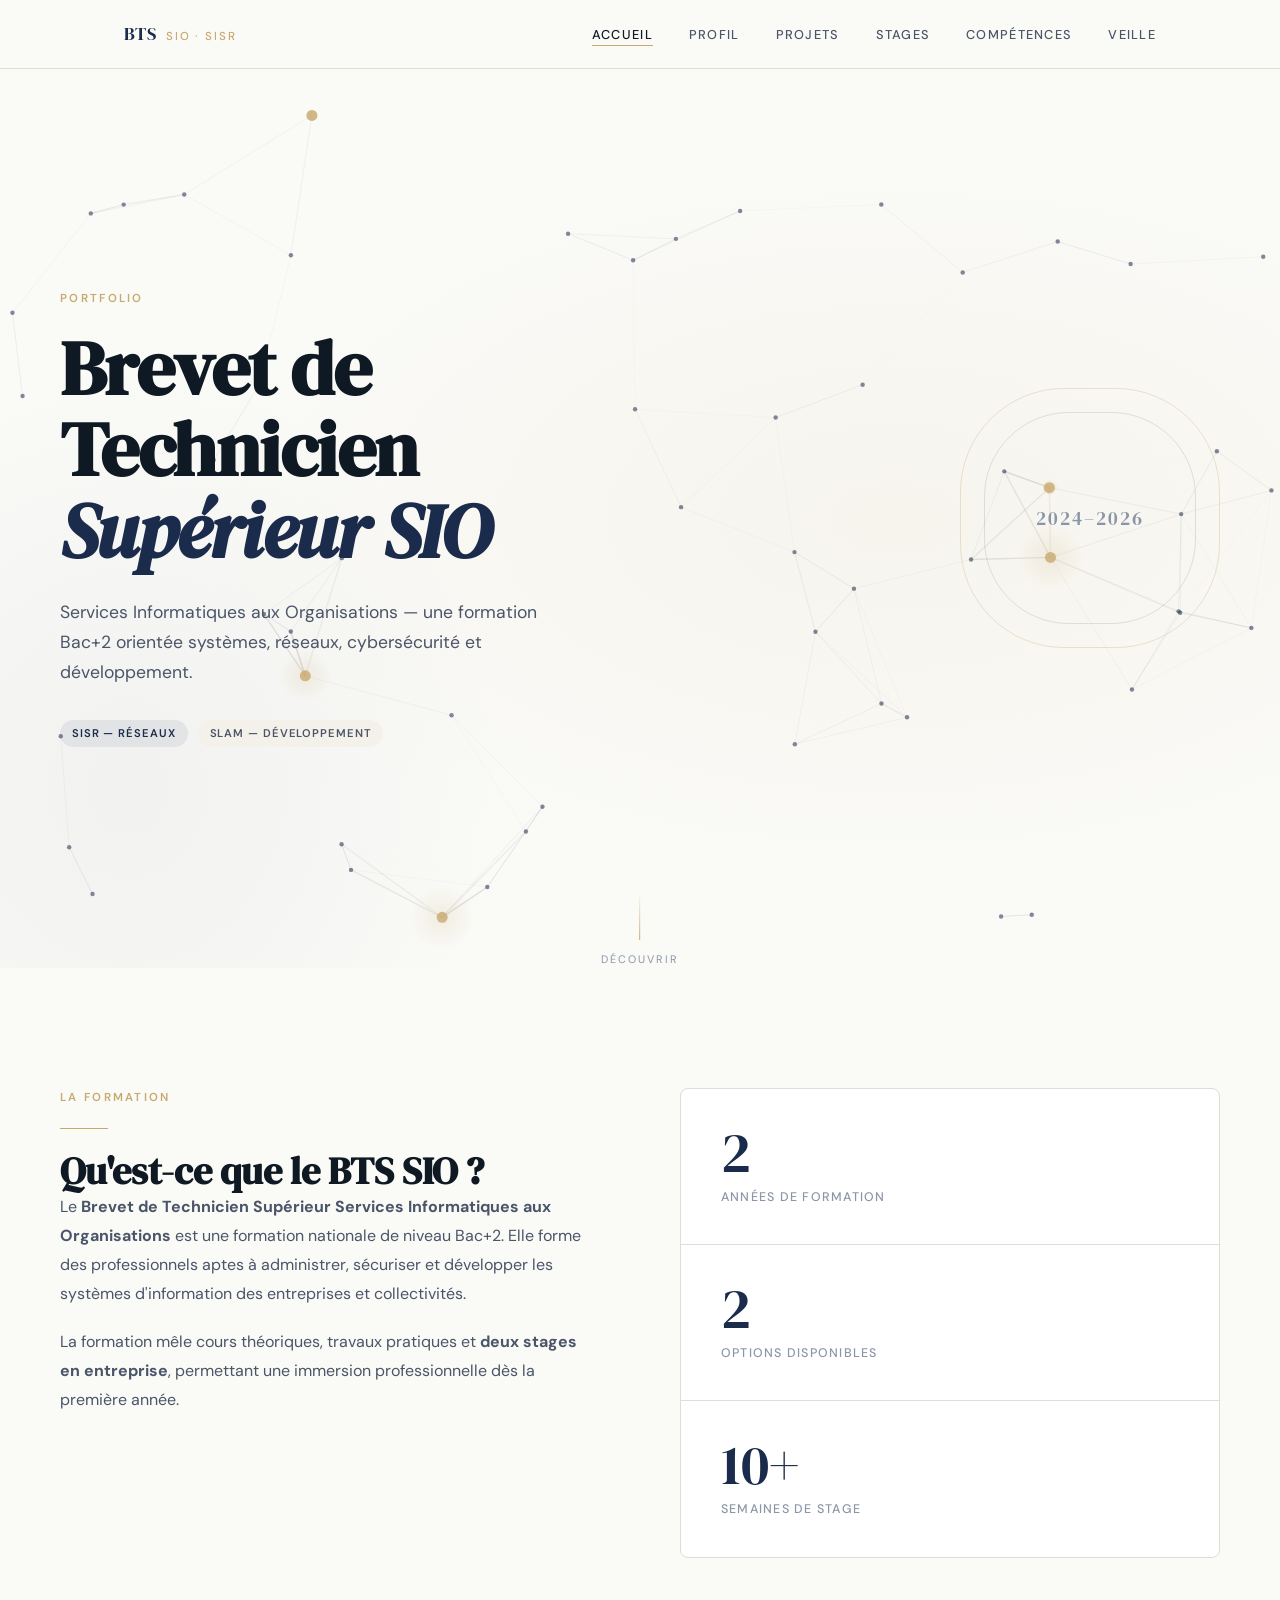
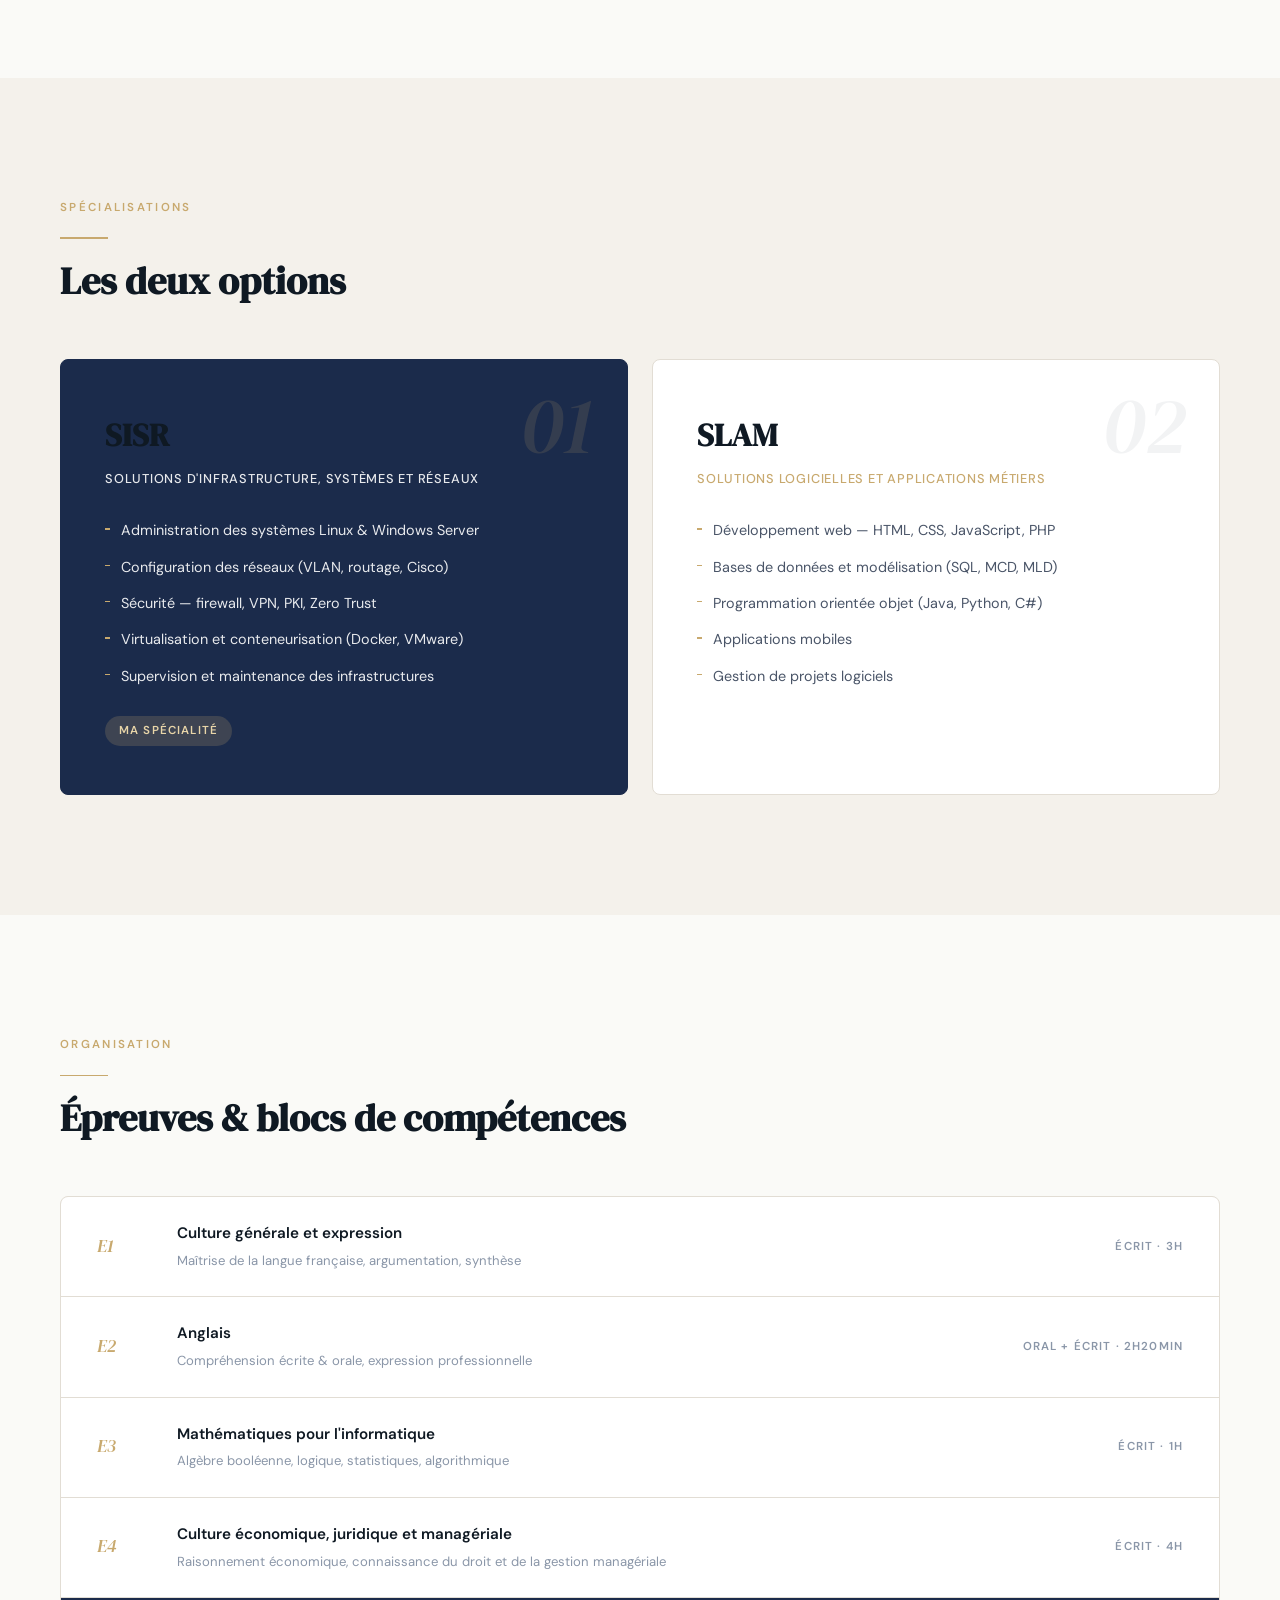
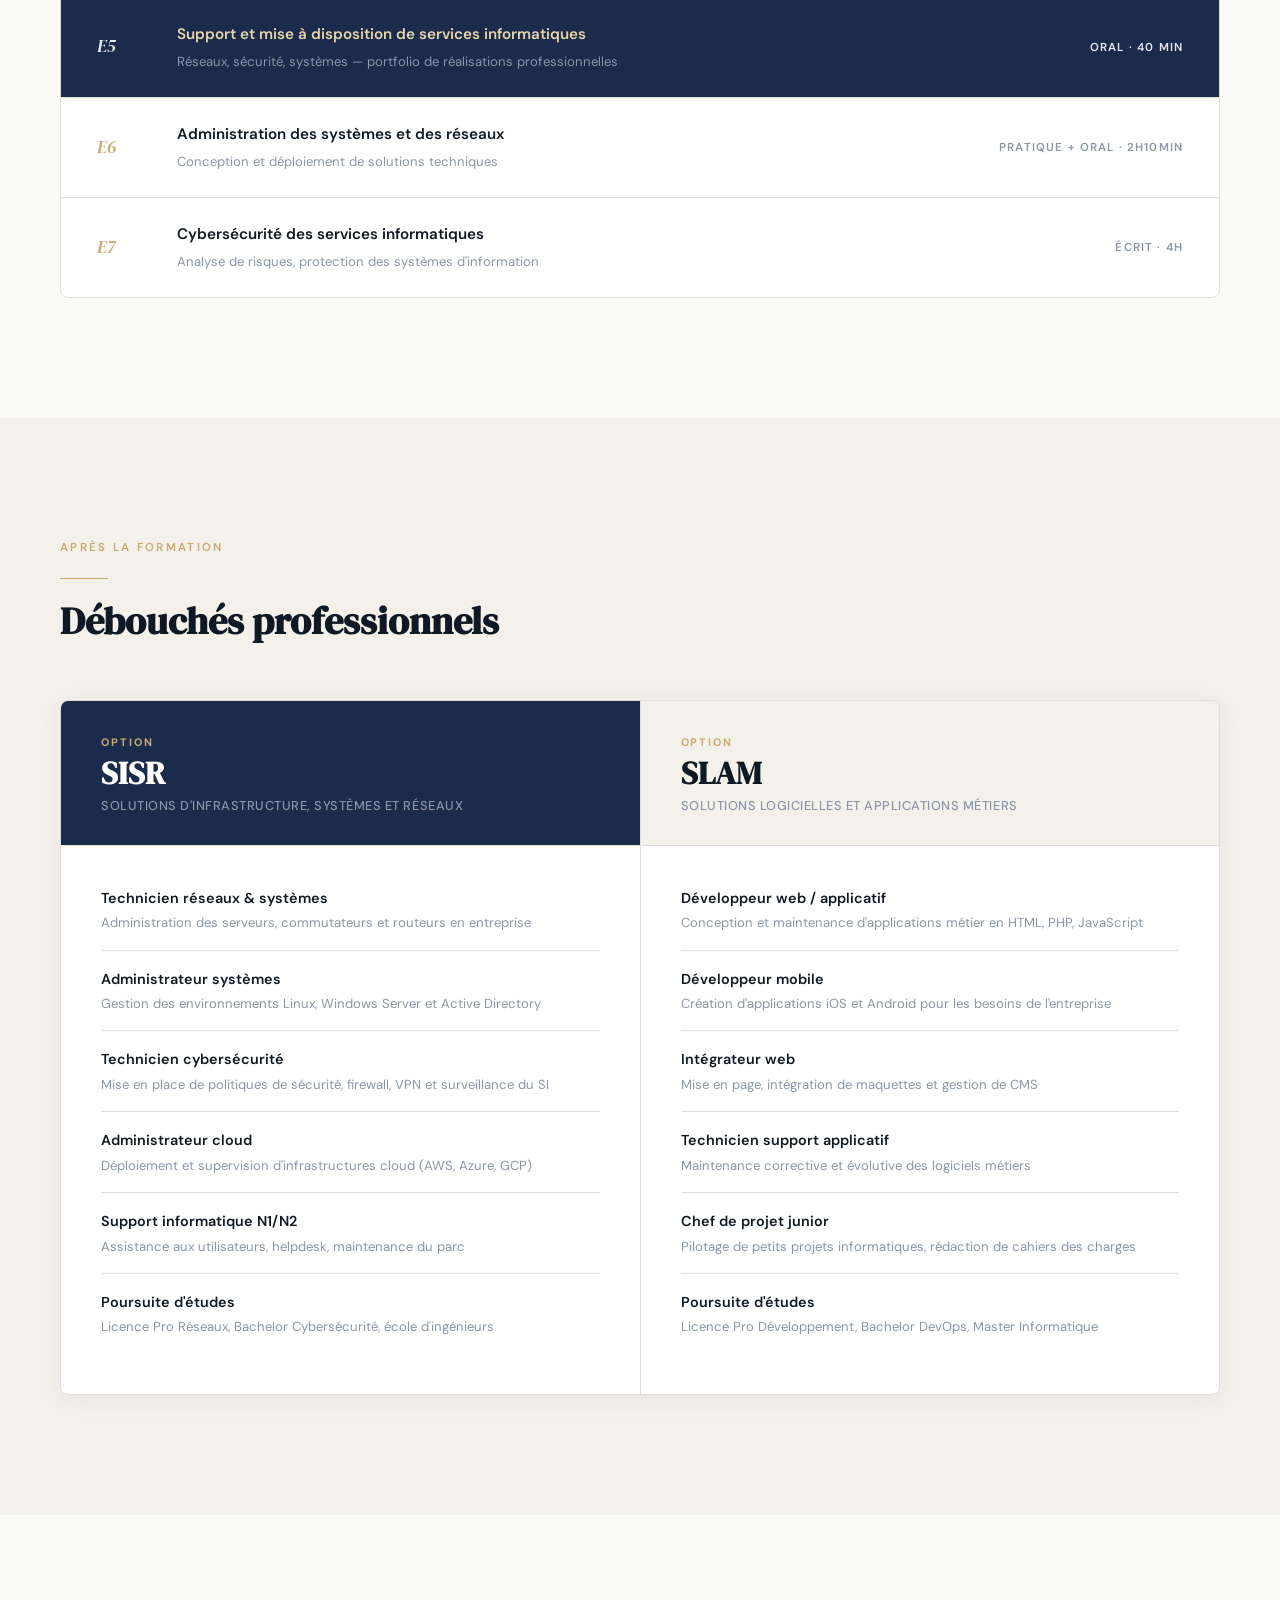
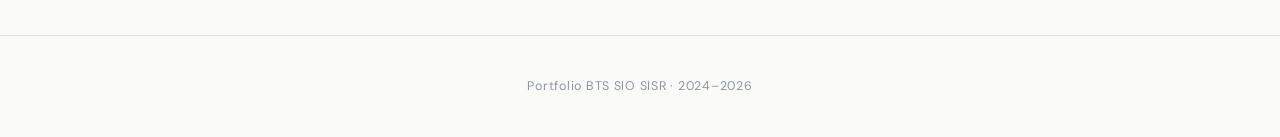
<file: portfolio/accueil/index.html>
<!DOCTYPE html>
<html lang="fr">
<head>
  <meta charset="UTF-8">
  <meta name="viewport" content="width=device-width, initial-scale=1.0">
  <title>Accueil — Portfolio BTS SIO SISR</title>
  <link rel="stylesheet" href="../shared/global.css">
  <link rel="stylesheet" href="style.css">
</head>
<body class="page-wrap">

  <!-- Navigation -->
  <header class="site-header">
    <nav class="site-nav">
      <a class="nav-logo" href="../accueil/index.html">
        <span class="logo-mark">BTS</span>
        <span class="logo-text">SIO · SISR</span>
      </a>
      <button class="nav-burger" id="burger" aria-label="Menu"><span></span><span></span></button>
      <ul class="nav-links" id="navLinks">
        <li><a href="../accueil/index.html"     data-page="accueil">Accueil</a></li>
        <li><a href="../profil/index.html"      data-page="profil">Profil</a></li>
        <li><a href="../projets/index.html"     data-page="projets">Projets</a></li>
        <li><a href="../stages/index.html"      data-page="stages">Stages</a></li>
        <li><a href="../competences/index.html" data-page="competences">Compétences</a></li>
        <li><a href="../veille/index.html"      data-page="veille">Veille</a></li>
      </ul>
    </nav>
  </header>

  <!-- ══ HERO ══════════════════════════════════════════════ -->
  <section class="hero">
    <canvas id="hero-particles" data-particles aria-hidden="true"
            style="position:absolute;inset:0;width:100%;height:100%;pointer-events:none;z-index:0;"></canvas>
    <div class="container hero-inner" style="position:relative;z-index:1;">
      <div class="hero-content">
        <p class="eyebrow hero-eyebrow">Portfolio</p>
        <h1 class="display-title hero-title">
          Brevet de<br>Technicien<br><em>Supérieur SIO</em>
        </h1>
        <p class="hero-desc">
          Services Informatiques aux Organisations — une formation Bac+2
          orientée systèmes, réseaux, cybersécurité et développement.
        </p>
        <div class="hero-badges">
          <span class="tag tag-navy">SISR — Réseaux</span>
          <span class="tag tag-soft">SLAM — Développement</span>
        </div>
      </div>
      <div class="hero-deco" aria-hidden="true">
        <div class="deco-ring"></div>
        <div class="deco-ring deco-ring--2"></div>
        <span class="deco-label">2024–2026</span>
      </div>
    </div>
    <div class="hero-scroll-hint">
      <span></span>
      <p>Découvrir</p>
    </div>
  </section>

  <!-- ══ QU'EST-CE QUE LE BTS SIO ══════════════════════════ -->
  <section class="section-presentation">
    <div class="container">
      <div class="split-layout reveal">
        <div class="split-text">
          <p class="eyebrow">La formation</p>
          <span class="gold-rule"></span>
          <h2 class="section-heading">Qu'est-ce que le BTS&nbsp;SIO&nbsp;?</h2>
          <p class="body-text">
            Le <strong>Brevet de Technicien Supérieur Services Informatiques aux Organisations</strong>
            est une formation nationale de niveau Bac+2. Elle forme des professionnels aptes à
            administrer, sécuriser et développer les systèmes d'information des entreprises et
            collectivités.
          </p>
          <p class="body-text mt">
            La formation mêle cours théoriques, travaux pratiques et
            <strong>deux stages en entreprise</strong>, permettant une immersion professionnelle dès
            la première année.
          </p>
        </div>
        <div class="split-numbers">
          <div class="stat-item reveal reveal-delay-1">
            <span class="stat-num">2</span>
            <span class="stat-label">années de formation</span>
          </div>
          <div class="stat-item reveal reveal-delay-2">
            <span class="stat-num">2</span>
            <span class="stat-label">options disponibles</span>
          </div>
          <div class="stat-item reveal reveal-delay-3">
            <span class="stat-num">10+</span>
            <span class="stat-label">semaines de stage</span>
          </div>
        </div>
      </div>
    </div>
  </section>

  <!-- ══ LES DEUX OPTIONS ══════════════════════════════════ -->
  <section class="section-options">
    <div class="container">
      <div class="section-header reveal">
        <p class="eyebrow">Spécialisations</p>
        <span class="gold-rule"></span>
        <h2 class="section-heading">Les deux options</h2>
      </div>
      <div class="options-grid">
        <!-- SISR -->
        <div class="option-card option-card--featured reveal reveal-delay-1">
          <div class="option-num">01</div>
          <h3>SISR</h3>
          <p class="option-full">Solutions d'Infrastructure, Systèmes et Réseaux</p>
          <ul class="option-list">
            <li>Administration des systèmes Linux &amp; Windows Server</li>
            <li>Configuration des réseaux (VLAN, routage, Cisco)</li>
            <li>Sécurité — firewall, VPN, PKI, Zero Trust</li>
            <li>Virtualisation et conteneurisation (Docker, VMware)</li>
            <li>Supervision et maintenance des infrastructures</li>
          </ul>
          <div class="option-badge">Ma spécialité</div>
        </div>
        <!-- SLAM -->
        <div class="option-card reveal reveal-delay-2">
          <div class="option-num">02</div>
          <h3>SLAM</h3>
          <p class="option-full">Solutions Logicielles et Applications Métiers</p>
          <ul class="option-list">
            <li>Développement web — HTML, CSS, JavaScript, PHP</li>
            <li>Bases de données et modélisation (SQL, MCD, MLD)</li>
            <li>Programmation orientée objet (Java, Python, C#)</li>
            <li>Applications mobiles</li>
            <li>Gestion de projets logiciels</li>
          </ul>
        </div>
      </div>
    </div>
  </section>

  <!-- ══ PROGRAMME ═════════════════════════════════════════ -->
  <section class="section-programme">
    <div class="container">
      <div class="section-header reveal">
        <p class="eyebrow">Organisation</p>
        <span class="gold-rule"></span>
        <h2 class="section-heading">Épreuves &amp; blocs de compétences</h2>
      </div>
      <div class="epreuves-list">
        <div class="epreuve-item reveal reveal-delay-1">
          <span class="ep-code">E1</span>
          <div class="ep-body">
            <h4>Culture générale et expression</h4>
            <p>Maîtrise de la langue française, argumentation, synthèse</p>
          </div>
          <span class="ep-format">Écrit · 3h</span>
        </div>
        <div class="epreuve-item reveal reveal-delay-2">
          <span class="ep-code">E2</span>
          <div class="ep-body">
            <h4>Anglais</h4>
            <p>Compréhension écrite &amp; orale, expression professionnelle</p>
          </div>
          <span class="ep-format">Oral + Écrit · 2H20min</span>
        </div>
        <div class="epreuve-item reveal reveal-delay-3">
          <span class="ep-code">E3</span>
          <div class="ep-body">
            <h4>Mathématiques pour l'informatique</h4>
            <p>Algèbre booléenne, logique, statistiques, algorithmique</p>
          </div>
          <span class="ep-format">Écrit · 1H</span>
        </div>
        <div class="epreuve-item reveal reveal-delay-4">
          <span class="ep-code">E4</span>
          <div class="ep-body">
            <h4>Culture économique, juridique et managériale</h4>
            <p>Raisonnement économique, connaissance du droit et de la gestion managériale</p>
          </div>
          <span class="ep-format">Écrit · 4H </span>
        </div>
        <div class="epreuve-item epreuve-item--highlight reveal reveal-delay-5">
          <span class="ep-code">E5</span>
          <div class="ep-body">
            <h4>Support et mise à disposition de services informatiques</h4>
            <p>Réseaux, sécurité, systèmes — portfolio de réalisations professionnelles</p>
          </div>
          <span class="ep-format">Oral · 40 min</span>
        </div>
        <div class="epreuve-item reveal reveal-delay-6">
          <span class="ep-code">E6</span>
          <div class="ep-body">
            <h4>Administration des systèmes et des réseaux</h4>
            <p>Conception et déploiement de solutions techniques</p>
          </div>
          <span class="ep-format">Pratique + Oral · 2H10min</span>
        </div>
        <div class="epreuve-item reveal reveal-delay-7">
          <span class="ep-code">E7</span>
          <div class="ep-body">
            <h4>Cybersécurité des services informatiques</h4>
            <p>Analyse de risques, protection des systèmes d'information</p>
          </div>
          <span class="ep-format">Écrit · 4H</span>
        </div>
      </div>
    </div>
  </section>

  <!-- ══ DÉBOUCHÉS ═════════════════════════════════════════ -->
  <section class="section-debouches">
  <div class="container">
    <div class="section-header reveal">
      <p class="eyebrow">Après la formation</p>
      <span class="gold-rule"></span>
      <h2 class="section-heading">Débouchés professionnels</h2>
    </div>
    <div class="debouches-compare reveal reveal-delay-1">

      <!-- SISR -->
      <div class="dc-col dc-col--featured">
        <div class="dc-col-header">
          <span class="dc-option-label">Option</span>
          <h3>SISR</h3>
          <p>Solutions d'Infrastructure, Systèmes et Réseaux</p>
        </div>
        <ul class="dc-list">
          <li>
            <strong>Technicien réseaux &amp; systèmes</strong>
            <span>Administration des serveurs, commutateurs et routeurs en entreprise</span>
          </li>
          <li>
            <strong>Administrateur systèmes</strong>
            <span>Gestion des environnements Linux, Windows Server et Active Directory</span>
          </li>
          <li>
            <strong>Technicien cybersécurité</strong>
            <span>Mise en place de politiques de sécurité, firewall, VPN et surveillance du SI</span>
          </li>
          <li>
            <strong>Administrateur cloud</strong>
            <span>Déploiement et supervision d'infrastructures cloud (AWS, Azure, GCP)</span>
          </li>
          <li>
            <strong>Support informatique N1/N2</strong>
            <span>Assistance aux utilisateurs, helpdesk, maintenance du parc</span>
          </li>
          <li>
            <strong>Poursuite d'études</strong>
            <span>Licence Pro Réseaux, Bachelor Cybersécurité, école d'ingénieurs</span>
          </li>
        </ul>
      </div>

      <!-- Séparateur -->
      <div class="dc-sep" aria-hidden="true"></div>

      <!-- SLAM -->
      <div class="dc-col">
        <div class="dc-col-header">
          <span class="dc-option-label">Option</span>
          <h3>SLAM</h3>
          <p>Solutions Logicielles et Applications Métiers</p>
        </div>
        <ul class="dc-list">
          <li>
            <strong>Développeur web / applicatif</strong>
            <span>Conception et maintenance d'applications métier en HTML, PHP, JavaScript</span>
          </li>
          <li>
            <strong>Développeur mobile</strong>
            <span>Création d'applications iOS et Android pour les besoins de l'entreprise</span>
          </li>
          <li>
            <strong>Intégrateur web</strong>
            <span>Mise en page, intégration de maquettes et gestion de CMS</span>
          </li>
          <li>
            <strong>Technicien support applicatif</strong>
            <span>Maintenance corrective et évolutive des logiciels métiers</span>
          </li>
          <li>
            <strong>Chef de projet junior</strong>
            <span>Pilotage de petits projets informatiques, rédaction de cahiers des charges</span>
          </li>
          <li>
            <strong>Poursuite d'études</strong>
            <span>Licence Pro Développement, Bachelor DevOps, Master Informatique</span>
          </li>
        </ul>
      </div>

    </div>
  </div>
</section>

  <!-- Footer -->
  <footer class="site-footer">
    <div class="container">
      Portfolio BTS SIO SISR · 2024–2026
    </div>
  </footer>

  <script src="../shared/shared.js"></script>
  <script src="../shared/particles.js"></script>
</body>
</html>
</file>
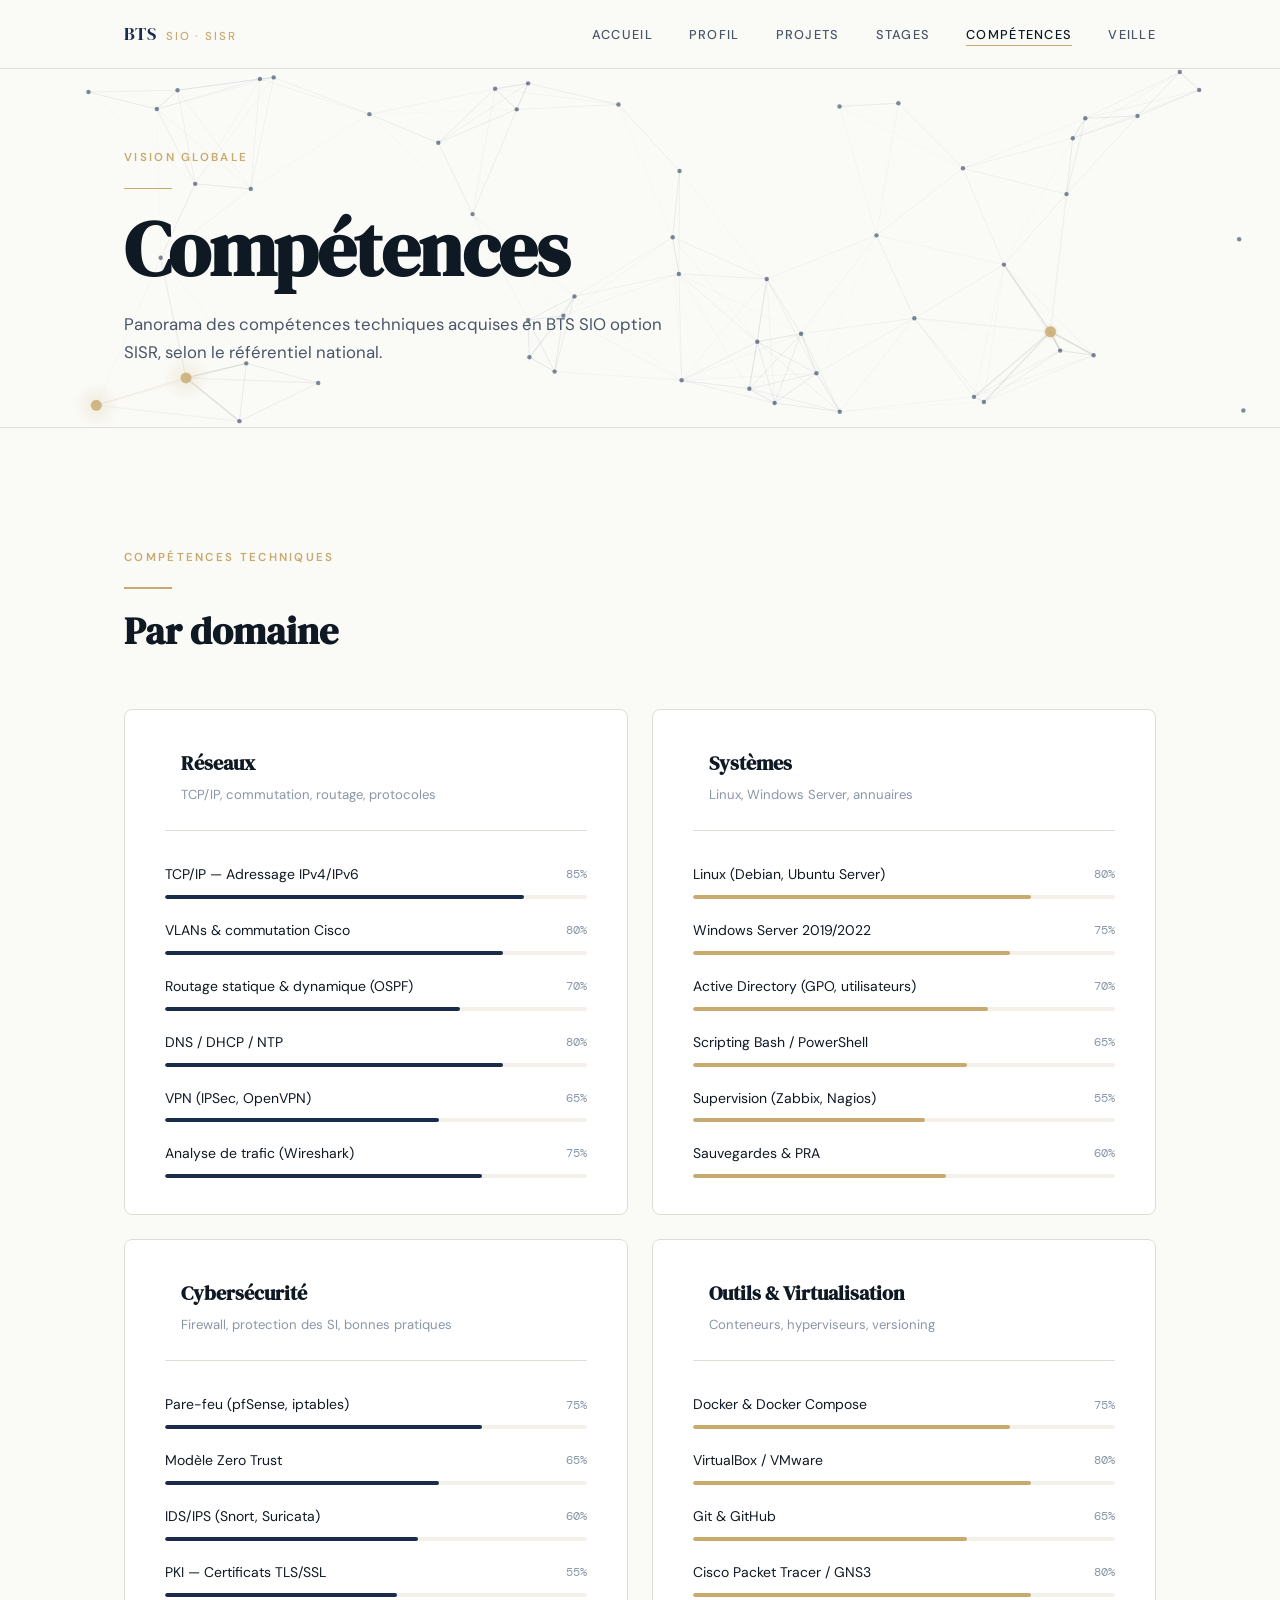
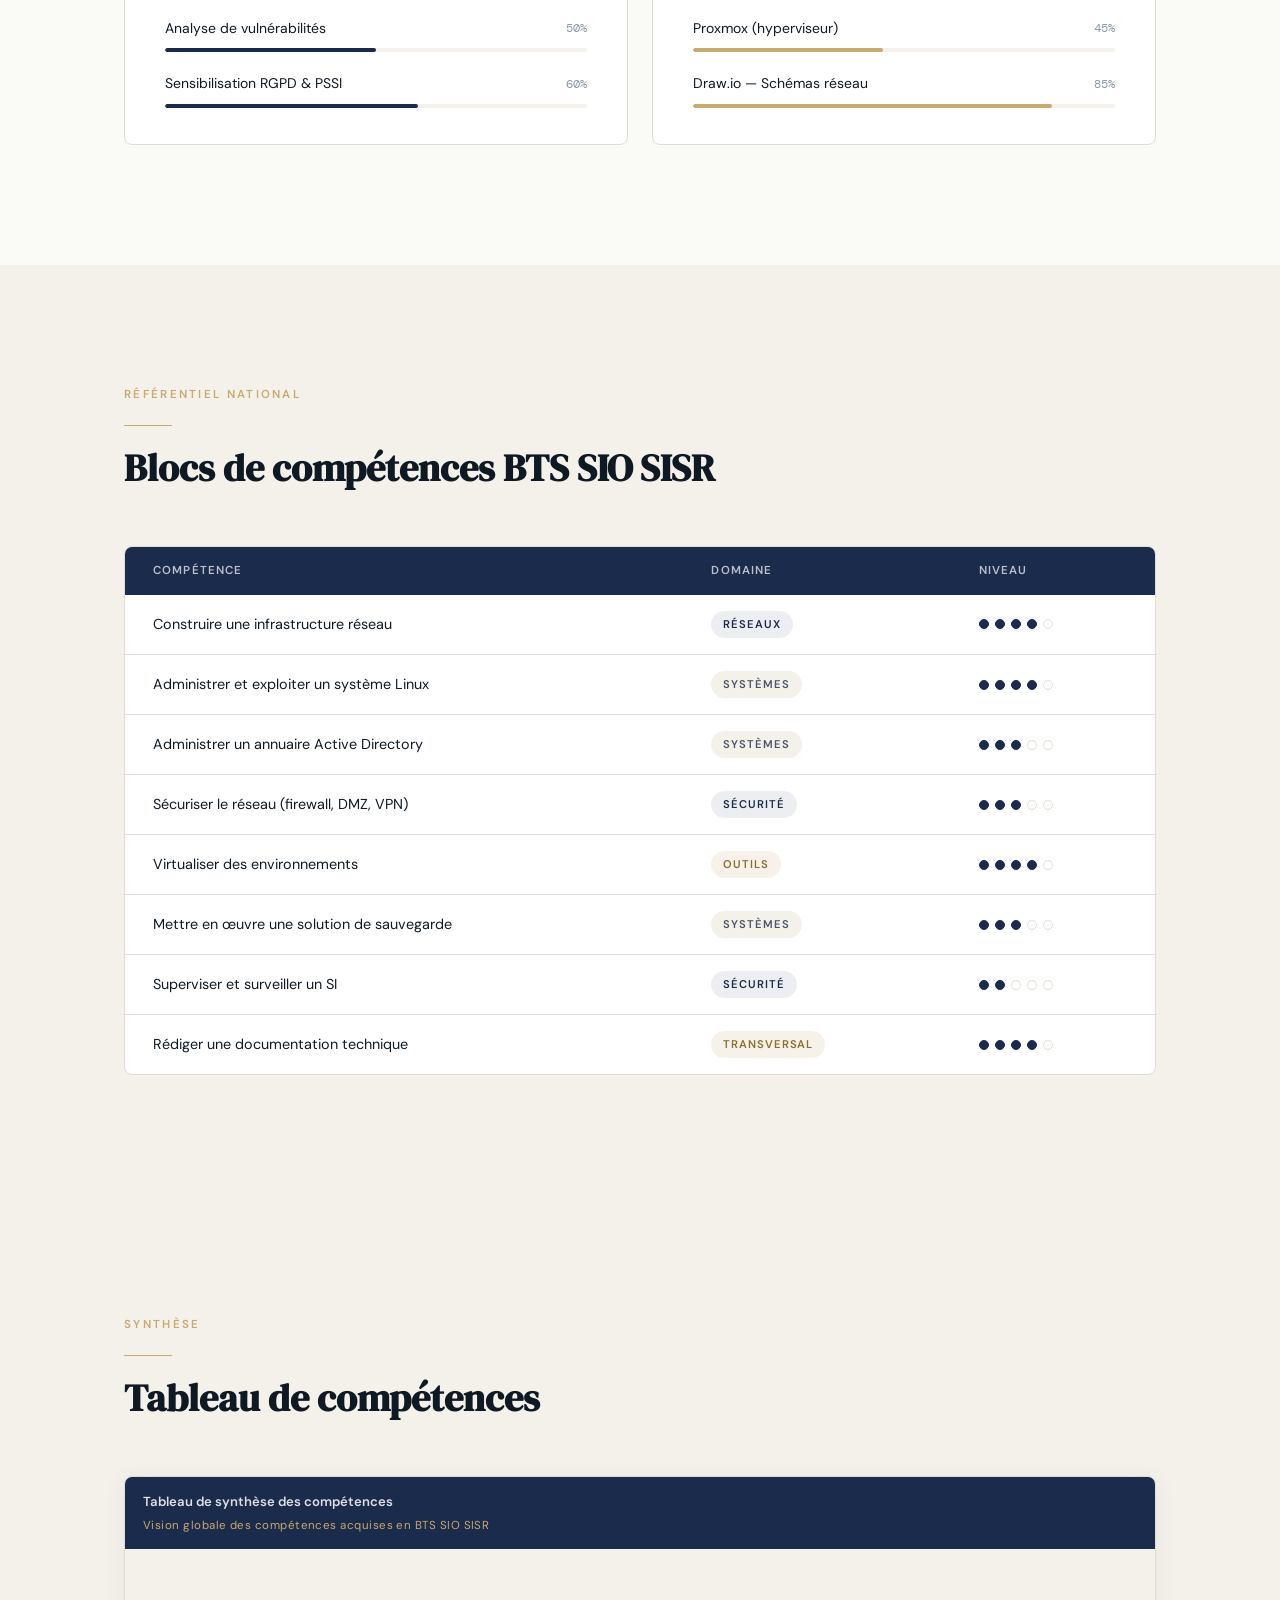
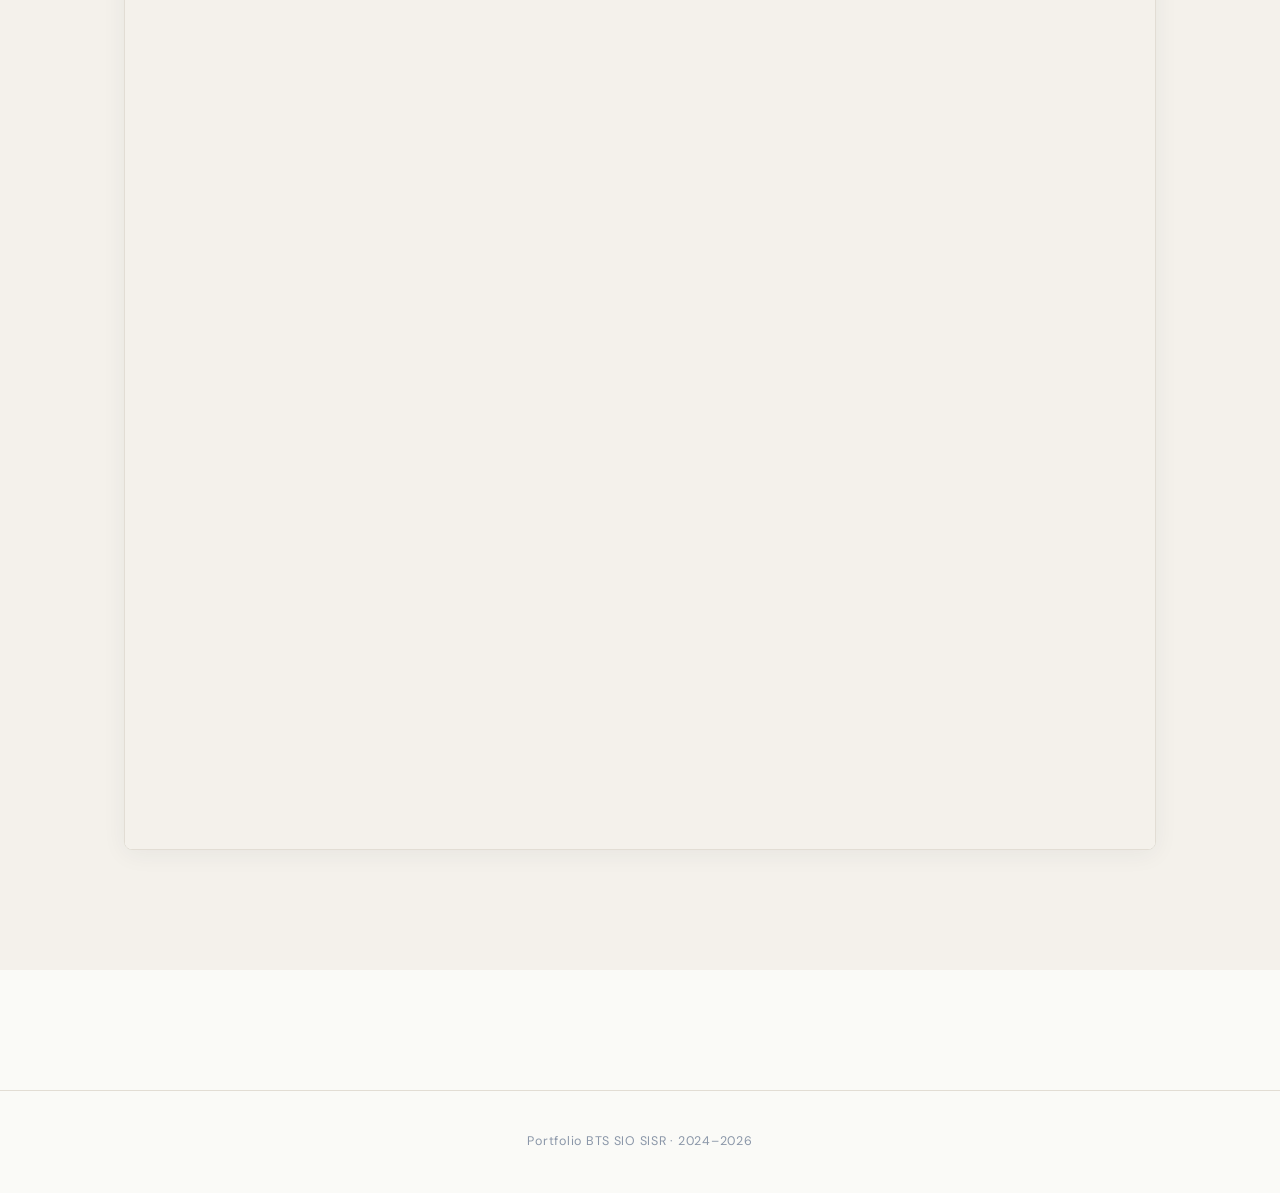
<file: portfolio/competences/index.html>
<!DOCTYPE html>
<html lang="fr">
<head>
  <meta charset="UTF-8">
  <meta name="viewport" content="width=device-width, initial-scale=1.0">
  <title>Compétences — Portfolio BTS SIO SISR</title>
  <link rel="stylesheet" href="../shared/global.css">
  <link rel="stylesheet" href="style.css">
</head>
<body class="page-wrap">

  <header class="site-header">
    <nav class="site-nav">
      <a class="nav-logo" href="../accueil/index.html">
        <span class="logo-mark">BTS</span><span class="logo-text">SIO · SISR</span>
      </a>
      <button class="nav-burger" id="burger" aria-label="Menu"><span></span><span></span></button>
      <ul class="nav-links" id="navLinks">
        <li><a href="../accueil/index.html"     data-page="accueil">Accueil</a></li>
        <li><a href="../profil/index.html"      data-page="profil">Profil</a></li>
        <li><a href="../projets/index.html"     data-page="projets">Projets</a></li>
        <li><a href="../stages/index.html"      data-page="stages">Stages</a></li>
        <li><a href="../competences/index.html" data-page="competences">Compétences</a></li>
        <li><a href="../veille/index.html"      data-page="veille">Veille</a></li>
      </ul>
    </nav>
  </header>

  <!-- ── PAGE HEADER ─────────────────────────────────────── -->
  <section class="page-header">
    <canvas id="ph-particles" data-particles aria-hidden="true"
            style="position:absolute;inset:0;width:100%;height:100%;pointer-events:none;z-index:0;"></canvas>
    <div class="container" style="position:relative;z-index:1;">
      <p class="eyebrow">Vision globale</p>
      <span class="gold-rule"></span>
      <h1 class="display-title">Compétences</h1>
      <p class="page-header-desc">
        Panorama des compétences techniques acquises en BTS SIO option SISR,
        selon le référentiel national.
      </p>
    </div>
  </section>

  <!-- ── DOMAINES ─────────────────────────────────────────── -->
  <section class="section-skills">
    <div class="container">

      <div class="section-header reveal">
        <p class="eyebrow">Compétences techniques</p>
        <span class="gold-rule"></span>
        <h2 class="section-heading">Par domaine</h2>
      </div>

      <div class="skills-areas">

        <!-- Réseaux -->
        <div class="skill-area reveal reveal-delay-1" data-skills-block>
          <div class="sa-header">
            <div class="sa-icon"></div>
            <div>
              <h3>Réseaux</h3>
              <p>TCP/IP, commutation, routage, protocoles</p>
            </div>
          </div>
          <div class="bars">
            <div class="bar-item">
              <div class="bar-meta"><span>TCP/IP — Adressage IPv4/IPv6</span><span class="bar-pct">85%</span></div>
              <div class="bar-track"><div class="bar-fill" data-w="85%"></div></div>
            </div>
            <div class="bar-item">
              <div class="bar-meta"><span>VLANs &amp; commutation Cisco</span><span class="bar-pct">80%</span></div>
              <div class="bar-track"><div class="bar-fill" data-w="80%"></div></div>
            </div>
            <div class="bar-item">
              <div class="bar-meta"><span>Routage statique &amp; dynamique (OSPF)</span><span class="bar-pct">70%</span></div>
              <div class="bar-track"><div class="bar-fill" data-w="70%"></div></div>
            </div>
            <div class="bar-item">
              <div class="bar-meta"><span>DNS / DHCP / NTP</span><span class="bar-pct">80%</span></div>
              <div class="bar-track"><div class="bar-fill" data-w="80%"></div></div>
            </div>
            <div class="bar-item">
              <div class="bar-meta"><span>VPN (IPSec, OpenVPN)</span><span class="bar-pct">65%</span></div>
              <div class="bar-track"><div class="bar-fill" data-w="65%"></div></div>
            </div>
            <div class="bar-item">
              <div class="bar-meta"><span>Analyse de trafic (Wireshark)</span><span class="bar-pct">75%</span></div>
              <div class="bar-track"><div class="bar-fill" data-w="75%"></div></div>
            </div>
          </div>
        </div>

        <!-- Systèmes -->
        <div class="skill-area reveal reveal-delay-2" data-skills-block>
          <div class="sa-header">
            <div class="sa-icon"></div>
            <div>
              <h3>Systèmes</h3>
              <p>Linux, Windows Server, annuaires</p>
            </div>
          </div>
          <div class="bars">
            <div class="bar-item">
              <div class="bar-meta"><span>Linux (Debian, Ubuntu Server)</span><span class="bar-pct">80%</span></div>
              <div class="bar-track"><div class="bar-fill bar-fill--alt" data-w="80%"></div></div>
            </div>
            <div class="bar-item">
              <div class="bar-meta"><span>Windows Server 2019/2022</span><span class="bar-pct">75%</span></div>
              <div class="bar-track"><div class="bar-fill bar-fill--alt" data-w="75%"></div></div>
            </div>
            <div class="bar-item">
              <div class="bar-meta"><span>Active Directory (GPO, utilisateurs)</span><span class="bar-pct">70%</span></div>
              <div class="bar-track"><div class="bar-fill bar-fill--alt" data-w="70%"></div></div>
            </div>
            <div class="bar-item">
              <div class="bar-meta"><span>Scripting Bash / PowerShell</span><span class="bar-pct">65%</span></div>
              <div class="bar-track"><div class="bar-fill bar-fill--alt" data-w="65%"></div></div>
            </div>
            <div class="bar-item">
              <div class="bar-meta"><span>Supervision (Zabbix, Nagios)</span><span class="bar-pct">55%</span></div>
              <div class="bar-track"><div class="bar-fill bar-fill--alt" data-w="55%"></div></div>
            </div>
            <div class="bar-item">
              <div class="bar-meta"><span>Sauvegardes &amp; PRA</span><span class="bar-pct">60%</span></div>
              <div class="bar-track"><div class="bar-fill bar-fill--alt" data-w="60%"></div></div>
            </div>
          </div>
        </div>

        <!-- Cybersécurité -->
        <div class="skill-area reveal reveal-delay-3" data-skills-block>
          <div class="sa-header">
            <div class="sa-icon"></div>
            <div>
              <h3>Cybersécurité</h3>
              <p>Firewall, protection des SI, bonnes pratiques</p>
            </div>
          </div>
          <div class="bars">
            <div class="bar-item">
              <div class="bar-meta"><span>Pare-feu (pfSense, iptables)</span><span class="bar-pct">75%</span></div>
              <div class="bar-track"><div class="bar-fill" data-w="75%"></div></div>
            </div>
            <div class="bar-item">
              <div class="bar-meta"><span>Modèle Zero Trust</span><span class="bar-pct">65%</span></div>
              <div class="bar-track"><div class="bar-fill" data-w="65%"></div></div>
            </div>
            <div class="bar-item">
              <div class="bar-meta"><span>IDS/IPS (Snort, Suricata)</span><span class="bar-pct">60%</span></div>
              <div class="bar-track"><div class="bar-fill" data-w="60%"></div></div>
            </div>
            <div class="bar-item">
              <div class="bar-meta"><span>PKI — Certificats TLS/SSL</span><span class="bar-pct">55%</span></div>
              <div class="bar-track"><div class="bar-fill" data-w="55%"></div></div>
            </div>
            <div class="bar-item">
              <div class="bar-meta"><span>Analyse de vulnérabilités</span><span class="bar-pct">50%</span></div>
              <div class="bar-track"><div class="bar-fill" data-w="50%"></div></div>
            </div>
            <div class="bar-item">
              <div class="bar-meta"><span>Sensibilisation RGPD &amp; PSSI</span><span class="bar-pct">60%</span></div>
              <div class="bar-track"><div class="bar-fill" data-w="60%"></div></div>
            </div>
          </div>
        </div>

        <!-- Outils -->
        <div class="skill-area reveal reveal-delay-4" data-skills-block>
          <div class="sa-header">
            <div class="sa-icon"></div>
            <div>
              <h3>Outils &amp; Virtualisation</h3>
              <p>Conteneurs, hyperviseurs, versioning</p>
            </div>
          </div>
          <div class="bars">
            <div class="bar-item">
              <div class="bar-meta"><span>Docker &amp; Docker Compose</span><span class="bar-pct">75%</span></div>
              <div class="bar-track"><div class="bar-fill bar-fill--alt" data-w="75%"></div></div>
            </div>
            <div class="bar-item">
              <div class="bar-meta"><span>VirtualBox / VMware</span><span class="bar-pct">80%</span></div>
              <div class="bar-track"><div class="bar-fill bar-fill--alt" data-w="80%"></div></div>
            </div>
            <div class="bar-item">
              <div class="bar-meta"><span>Git &amp; GitHub</span><span class="bar-pct">65%</span></div>
              <div class="bar-track"><div class="bar-fill bar-fill--alt" data-w="65%"></div></div>
            </div>
            <div class="bar-item">
              <div class="bar-meta"><span>Cisco Packet Tracer / GNS3</span><span class="bar-pct">80%</span></div>
              <div class="bar-track"><div class="bar-fill bar-fill--alt" data-w="80%"></div></div>
            </div>
            <div class="bar-item">
              <div class="bar-meta"><span>Proxmox (hyperviseur)</span><span class="bar-pct">45%</span></div>
              <div class="bar-track"><div class="bar-fill bar-fill--alt" data-w="45%"></div></div>
            </div>
            <div class="bar-item">
              <div class="bar-meta"><span>Draw.io — Schémas réseau</span><span class="bar-pct">85%</span></div>
              <div class="bar-track"><div class="bar-fill bar-fill--alt" data-w="85%"></div></div>
            </div>
          </div>
        </div>

      </div><!-- /skills-areas -->
    </div>
  </section>

  <!-- ── RÉFÉRENTIEL ───────────────────────────────────────── -->
  <section class="section-referentiel">
    <div class="container">
      <div class="section-header reveal">
        <p class="eyebrow">Référentiel national</p>
        <span class="gold-rule"></span>
        <h2 class="section-heading">Blocs de compétences BTS SIO SISR</h2>
      </div>
      <div class="ref-table-wrap reveal reveal-delay-1">
        <table class="ref-table">
          <thead>
            <tr>
              <th>Compétence</th>
              <th>Domaine</th>
              <th>Niveau</th>
            </tr>
          </thead>
          <tbody>
            <tr>
              <td>Construire une infrastructure réseau</td>
              <td><span class="tag tag-navy">Réseaux</span></td>
              <td><div class="level-dots"><span class="dot on"></span><span class="dot on"></span><span class="dot on"></span><span class="dot on"></span><span class="dot"></span></div></td>
            </tr>
            <tr>
              <td>Administrer et exploiter un système Linux</td>
              <td><span class="tag tag-soft">Systèmes</span></td>
              <td><div class="level-dots"><span class="dot on"></span><span class="dot on"></span><span class="dot on"></span><span class="dot on"></span><span class="dot"></span></div></td>
            </tr>
            <tr>
              <td>Administrer un annuaire Active Directory</td>
              <td><span class="tag tag-soft">Systèmes</span></td>
              <td><div class="level-dots"><span class="dot on"></span><span class="dot on"></span><span class="dot on"></span><span class="dot"></span><span class="dot"></span></div></td>
            </tr>
            <tr>
              <td>Sécuriser le réseau (firewall, DMZ, VPN)</td>
              <td><span class="tag tag-navy">Sécurité</span></td>
              <td><div class="level-dots"><span class="dot on"></span><span class="dot on"></span><span class="dot on"></span><span class="dot"></span><span class="dot"></span></div></td>
            </tr>
            <tr>
              <td>Virtualiser des environnements</td>
              <td><span class="tag tag-gold">Outils</span></td>
              <td><div class="level-dots"><span class="dot on"></span><span class="dot on"></span><span class="dot on"></span><span class="dot on"></span><span class="dot"></span></div></td>
            </tr>
            <tr>
              <td>Mettre en œuvre une solution de sauvegarde</td>
              <td><span class="tag tag-soft">Systèmes</span></td>
              <td><div class="level-dots"><span class="dot on"></span><span class="dot on"></span><span class="dot on"></span><span class="dot"></span><span class="dot"></span></div></td>
            </tr>
            <tr>
              <td>Superviser et surveiller un SI</td>
              <td><span class="tag tag-navy">Sécurité</span></td>
              <td><div class="level-dots"><span class="dot on"></span><span class="dot on"></span><span class="dot"></span><span class="dot"></span><span class="dot"></span></div></td>
            </tr>
            <tr>
              <td>Rédiger une documentation technique</td>
              <td><span class="tag tag-gold">Transversal</span></td>
              <td><div class="level-dots"><span class="dot on"></span><span class="dot on"></span><span class="dot on"></span><span class="dot on"></span><span class="dot"></span></div></td>
            </tr>
          </tbody>
        </table>
      </div>
    </div>
  </section>

  
<!-- ── TABLEAU DE SYNTHÈSE ───────────────────────────────── -->
<section class="section-tableau reveal">
  <div class="container">
    <div class="section-header">
      <p class="eyebrow">Synthèse</p>
      <span class="gold-rule"></span>
      <h2 class="section-heading">Tableau de compétences</h2>
    </div>
    <div class="tableau-viewer">
      <div class="pdf-card">
        <div class="pdf-card-header">
          <div>
            <p class="pdf-card-title">Tableau de synthèse des compétences</p>
            <p class="pdf-card-sub">Vision globale des compétences acquises en BTS SIO SISR</p>
          </div>
        </div>
        <iframe class="pdf-iframe-full"
                src="docs/tableau-competences.pdf"
                title="Tableau de compétences">
        </iframe>
      </div>
    </div>
  </div>
</section>

  <footer class="site-footer">
    <div class="container">Portfolio BTS SIO SISR · 2024–2026</div>
  </footer>
  <script src="../shared/shared.js"></script>
  <script src="../shared/particles.js"></script>
</body>
</html>
</file>
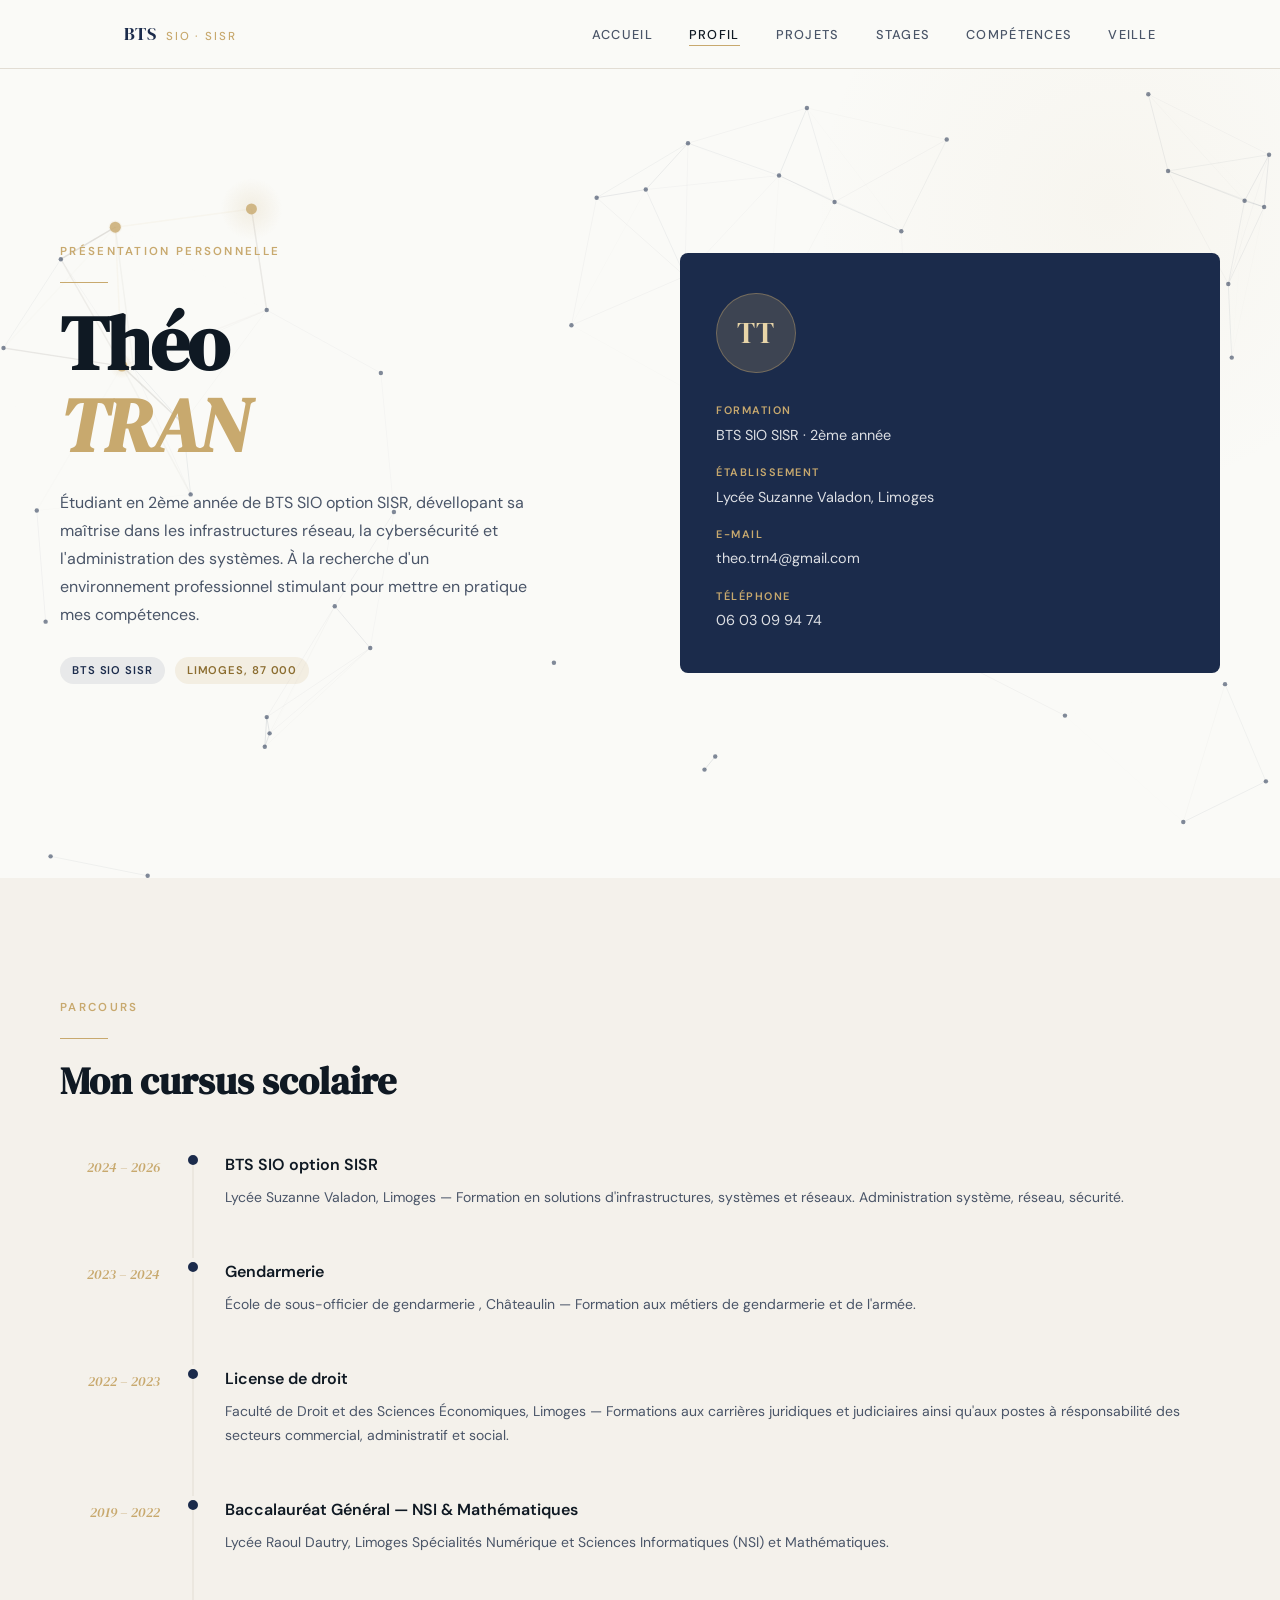
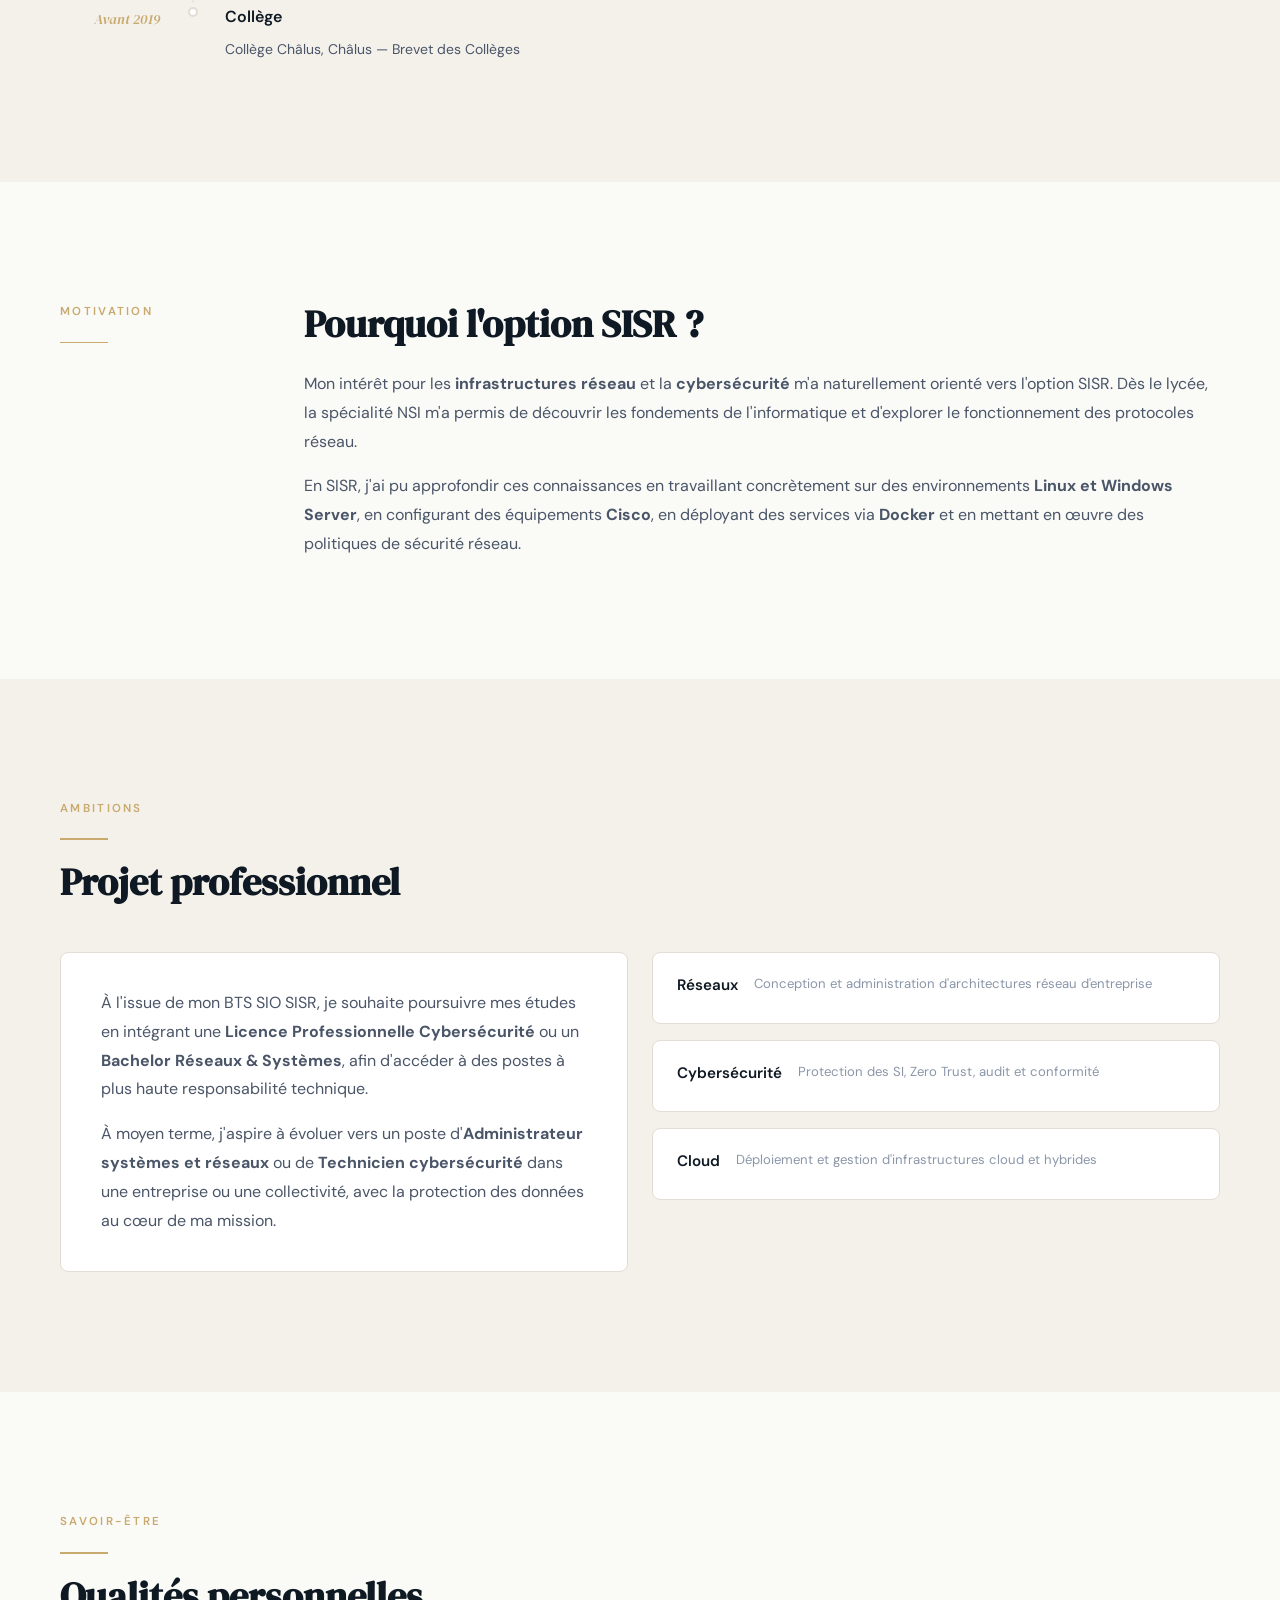
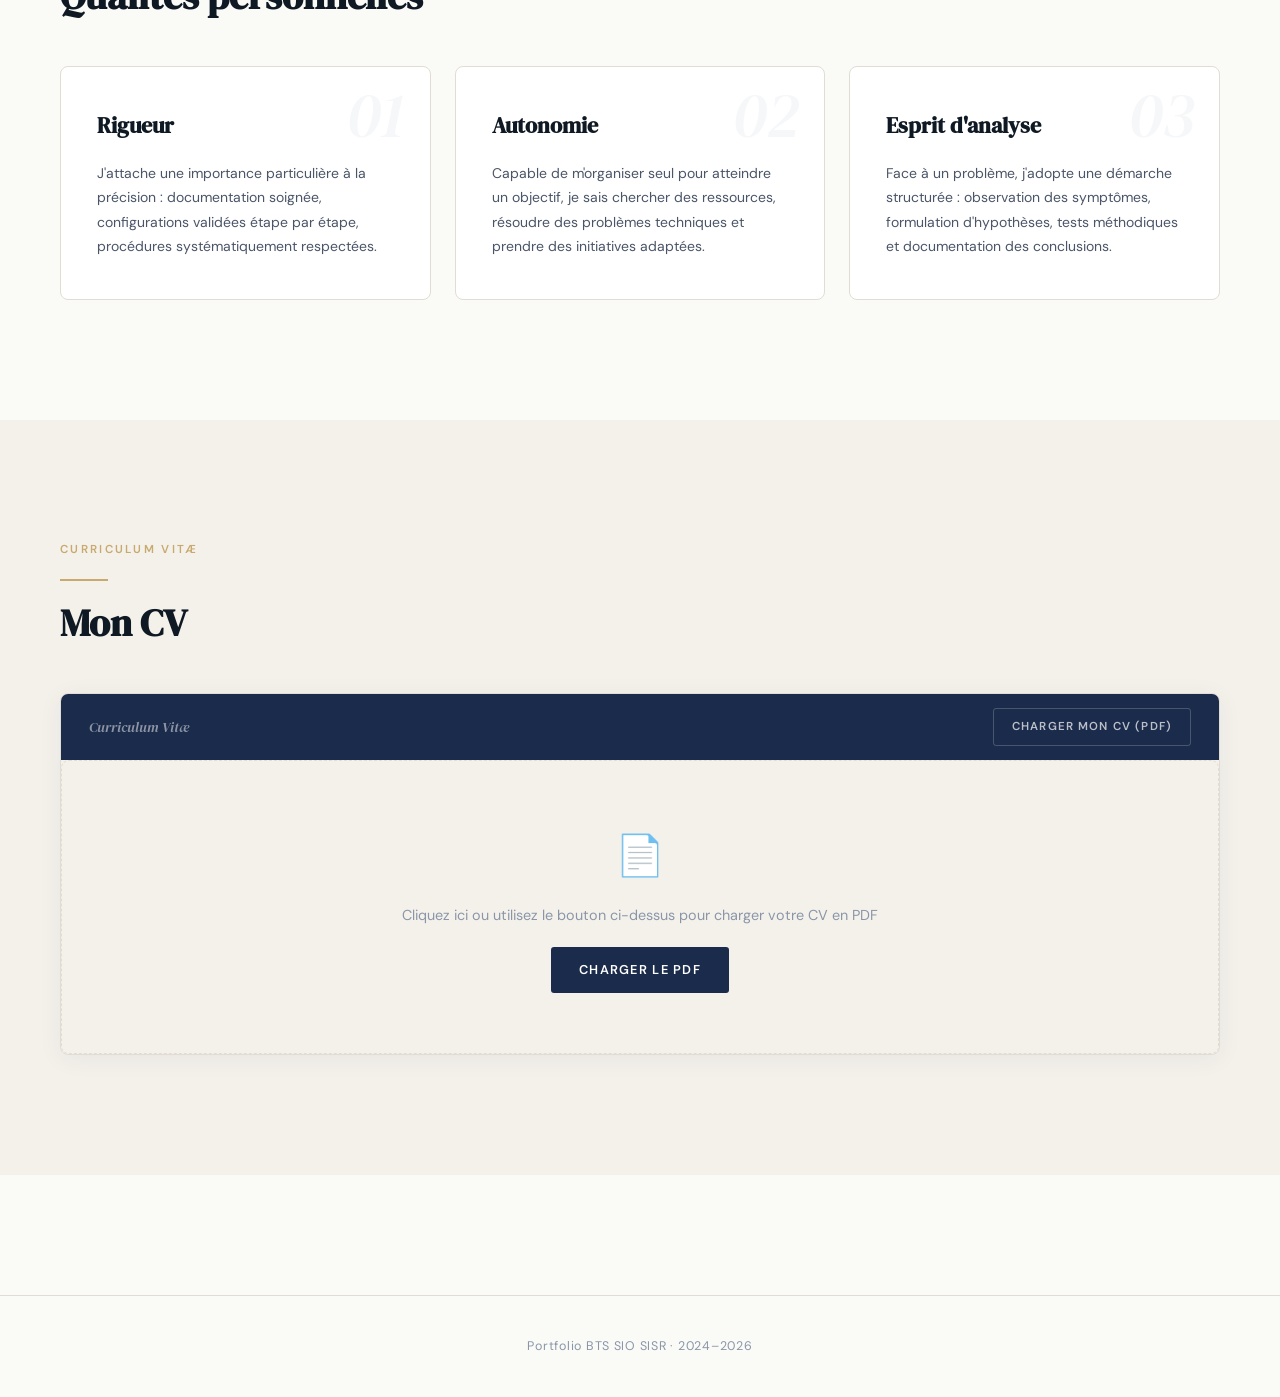
<file: portfolio/profil/index.html>
<!DOCTYPE html>
<html lang="fr">
<head>
  <meta charset="UTF-8">
  <meta name="viewport" content="width=device-width, initial-scale=1.0">
  <title>Profil — Portfolio BTS SIO SISR</title>
  <link rel="stylesheet" href="../shared/global.css">
  <link rel="stylesheet" href="style.css">
</head>
<body class="page-wrap">

  <header class="site-header">
    <nav class="site-nav">
      <a class="nav-logo" href="../accueil/index.html">
        <span class="logo-mark">BTS</span><span class="logo-text">SIO · SISR</span>
      </a>
      <button class="nav-burger" id="burger" aria-label="Menu"><span></span><span></span></button>
      <ul class="nav-links" id="navLinks">
        <li><a href="../accueil/index.html"     data-page="accueil">Accueil</a></li>
        <li><a href="../profil/index.html"      data-page="profil">Profil</a></li>
        <li><a href="../projets/index.html"     data-page="projets">Projets</a></li>
        <li><a href="../stages/index.html"      data-page="stages">Stages</a></li>
        <li><a href="../competences/index.html" data-page="competences">Compétences</a></li>
        <li><a href="../veille/index.html"      data-page="veille">Veille</a></li>
      </ul>
    </nav>
  </header>

  <!-- ── PAGE INTRO ──────────────────────────────────────── -->
  <section class="profil-intro">
    <canvas id="hero-particles" data-particles aria-hidden="true"
            style="position:absolute;inset:0;width:100%;height:100%;pointer-events:none;z-index:0;"></canvas>
    <div class="container profil-intro-inner" style="position:relative;z-index:1;">
      <div class="intro-text">
        <p class="eyebrow">Présentation personnelle</p>
        <span class="gold-rule"></span>
        <h1 class="display-title">Théo<br><em>TRAN</em></h1>
        <!-- ↑ Remplacez par votre Prénom NOM -->
        <p class="intro-desc">
          Étudiant en 2ème année de BTS SIO option SISR, dévellopant sa maîtrise dans
          les infrastructures réseau, la cybersécurité et l'administration
          des systèmes. À la recherche d'un environnement professionnel
          stimulant pour mettre en pratique mes compétences.
        </p>
        <!-- ↑ Personnalisez -->
        <div class="intro-chips">
          <span class="tag tag-navy">BTS SIO SISR</span>
          <span class="tag tag-gold">Limoges, 87 000 </span>
          <!-- <span class="tag tag-soft">Disponible — Juin 2025</span> -->
        </div>
      </div>
      <div class="intro-card-wrap">
        <div class="identity-card">
          <div class="id-avatar">TT</div>
          <!-- ↑ Vos initiales -->
          <div class="id-info">
            <div class="id-row"><span class="id-label">Formation</span><span>BTS SIO SISR · 2ème année</span></div>
            <div class="id-row"><span class="id-label">Établissement</span><span>Lycée Suzanne Valadon, Limoges</span></div>
            <div class="id-row"><span class="id-label">E-mail</span><span>theo.trn4@gmail.com</span></div>
            <div class="id-row"><span class="id-label">Téléphone</span><span>06 03 09 94 74</span></div>
          </div>
        </div>
      </div>
    </div>
  </section>

  <!-- ── PARCOURS ─────────────────────────────────────────── -->
  <section class="section-parcours">
    <div class="container">
      <div class="section-header reveal">
        <p class="eyebrow">Parcours</p>
        <span class="gold-rule"></span>
        <h2 class="section-heading">Mon cursus scolaire</h2>
      </div>
      <div class="timeline">
        <div class="tl-item reveal reveal-delay-1">
          <div class="tl-year">2024 – 2026</div>
          <div class="tl-connector"><div class="tl-dot"></div></div>
          <div class="tl-content">
            <h4>BTS SIO option SISR</h4>
            <p>Lycée Suzanne Valadon, Limoges — Formation en solutions d'infrastructures,
              systèmes et réseaux. Administration système, réseau, sécurité.</p>
          </div>
        </div>
        <div class="tl-item reveal reveal-delay-2">
          <div class="tl-year">2023 – 2024</div>
          <div class="tl-connector"><div class="tl-dot"></div></div>
          <div class="tl-content">
            <h4>Gendarmerie</h4>
            <p>École de sous-officier de gendarmerie , Châteaulin — Formation aux métiers de gendarmerie et de l'armée.</p>
          </div>
        </div>
        <div class="tl-item reveal reveal-delay-3">
          <div class="tl-year">2022 – 2023</div>
          <div class="tl-connector"><div class="tl-dot"></div></div>
          <div class="tl-content">
            <h4>License de droit</h4>
            <p>Faculté de Droit et des Sciences Économiques, Limoges — Formations aux carrières juridiques et judiciaires 
              ainsi qu'aux postes à résponsabilité des secteurs commercial, administratif et social.</p>
          </div>
        </div>
        <div class="tl-item reveal reveal-delay-4">
          <div class="tl-year">2019 – 2022</div>
          <div class="tl-connector"><div class="tl-dot"></div></div>
          <div class="tl-content">
            <h4>Baccalauréat Général — NSI &amp; Mathématiques</h4>
            <p>Lycée Raoul Dautry, Limoges
              Spécialités Numérique et Sciences Informatiques (NSI) et Mathématiques.</p>
          </div>
        </div>
        <div class="tl-item reveal reveal-delay-5">
          <div class="tl-year">Avant 2019</div>
          <div class="tl-connector"><div class="tl-dot tl-dot--empty"></div></div>
          <div class="tl-content">
            <h4>Collège</h4>
            <p>Collège Châlus, Châlus — Brevet des Collèges</p>
          </div>
        </div>
      </div>
    </div>
  </section>

  <!-- ── POURQUOI SISR ────────────────────────────────────── -->
  <section class="section-why">
    <div class="container">
      <div class="why-layout reveal">
        <div class="why-label">
          <p class="eyebrow">Motivation</p>
          <span class="gold-rule"></span>
        </div>
        <div class="why-content">
          <h2 class="section-heading">Pourquoi l'option SISR ?</h2>
          <p>
            Mon intérêt pour les <strong>infrastructures réseau</strong> et la
            <strong>cybersécurité</strong> m'a naturellement orienté vers l'option SISR.
            Dès le lycée, la spécialité NSI m'a permis de découvrir les fondements de
            l'informatique et d'explorer le fonctionnement des protocoles réseau.
          </p>
          <p class="mt">
            En SISR, j'ai pu approfondir ces connaissances en travaillant concrètement
            sur des environnements <strong>Linux et Windows Server</strong>, en configurant
            des équipements <strong>Cisco</strong>, en déployant des services via
            <strong>Docker</strong> et en mettant en œuvre des politiques de sécurité réseau.
          </p>
          <!-- ↑ Personnalisez -->
        </div>
      </div>
    </div>
  </section>

  <!-- ── PROJET PRO ───────────────────────────────────────── -->
  <section class="section-projet-pro">
    <div class="container">
      <div class="section-header reveal">
        <p class="eyebrow">Ambitions</p>
        <span class="gold-rule"></span>
        <h2 class="section-heading">Projet professionnel</h2>
      </div>
      <div class="projet-pro-grid">
        <div class="pp-main card reveal reveal-delay-1">
          <p>
            À l'issue de mon BTS SIO SISR, je souhaite poursuivre mes études en intégrant
            une <strong>Licence Professionnelle Cybersécurité</strong> ou un
            <strong>Bachelor Réseaux &amp; Systèmes</strong>, afin d'accéder à des postes
            à plus haute responsabilité technique.
          </p>
          <p class="mt">
            À moyen terme, j'aspire à évoluer vers un poste d'<strong>Administrateur systèmes
            et réseaux</strong> ou de <strong>Technicien cybersécurité</strong> dans une
            entreprise ou une collectivité, avec la protection des données au cœur de ma mission.
          </p>
          <!-- ↑ Personnalisez -->
        </div>
        <div class="pp-domains">
          <div class="domain-block reveal reveal-delay-2">
            <!-- <span class="domain-icon">🌐</span> -->
            <h4>Réseaux</h4>
            <p>Conception et administration d'architectures réseau d'entreprise</p>
          </div>
          <div class="domain-block reveal reveal-delay-3">
            <!-- <span class="domain-icon">🛡️</span> -->
            <h4>Cybersécurité</h4>
            <p>Protection des SI, Zero Trust, audit et conformité</p>
          </div>
          <div class="domain-block reveal reveal-delay-4">
            <!-- <span class="domain-icon">☁️</span> -->
            <h4>Cloud</h4>
            <p>Déploiement et gestion d'infrastructures cloud et hybrides</p>
          </div>
        </div>
      </div>
    </div>
  </section>

  <!-- ── QUALITÉS ─────────────────────────────────────────── -->
  <section class="section-qualites">
    <div class="container">
      <div class="section-header reveal">
        <p class="eyebrow">Savoir-être</p>
        <span class="gold-rule"></span>
        <h2 class="section-heading">Qualités personnelles</h2>
      </div>
      <div class="qualites-grid">
        <div class="qualite reveal reveal-delay-1">
          <div class="qualite-num">01</div>
          <h3>Rigueur</h3>
          <p>
            J'attache une importance particulière à la précision : documentation soignée,
            configurations validées étape par étape, procédures systématiquement respectées.
          </p>
        </div>
        <div class="qualite reveal reveal-delay-2">
          <div class="qualite-num">02</div>
          <h3>Autonomie</h3>
          <p>
            Capable de m'organiser seul pour atteindre un objectif, je sais chercher des
            ressources, résoudre des problèmes techniques et prendre des initiatives adaptées.
          </p>
        </div>
        <div class="qualite reveal reveal-delay-3">
          <div class="qualite-num">03</div>
          <h3>Esprit d'analyse</h3>
          <p>
            Face à un problème, j'adopte une démarche structurée : observation des symptômes,
            formulation d'hypothèses, tests méthodiques et documentation des conclusions.
          </p>
        </div>
      </div>
    </div>
  </section>

<!-- ── CV ───────────────────────────────────────────────── -->
<section class="section-cv">
  <div class="container">
    <div class="section-header reveal">
      <p class="eyebrow">Curriculum Vitæ</p>
      <span class="gold-rule"></span>
      <h2 class="section-heading">Mon CV</h2>
    </div>
    <div class="cv-viewer-wrap reveal reveal-delay-1">
      <div class="cv-toolbar">
        <span class="cv-toolbar-title">Curriculum Vitæ</span>
        <label for="cv-upload" class="btn btn-outline cv-load-btn">
          Charger mon CV (PDF)
        </label>
        <input type="file" id="cv-upload" accept=".pdf"
               data-iframe="cv-iframe" data-zone="cv-zone"
               style="display:none;">
      </div>
      <div class="pdf-zone" id="cv-zone">
        <label for="cv-upload">
          <div class="cv-zone-icon">📄</div>
          <p>Cliquez ici ou utilisez le bouton ci-dessus pour charger votre CV en PDF</p>
          <span class="btn btn-dark" style="margin-top:20px; pointer-events:none;">
            Charger le PDF
          </span>
        </label>
      </div>
      <iframe id="cv-iframe" class="pdf-iframe" title="CV"></iframe>
    </div>
  </div>
</section>


  <footer class="site-footer">
    <div class="container">Portfolio BTS SIO SISR · 2024–2026</div>
  </footer>
  <script src="../shared/shared.js"></script>
  <script src="../shared/particles.js"></script>
</body>
</html>
</file>
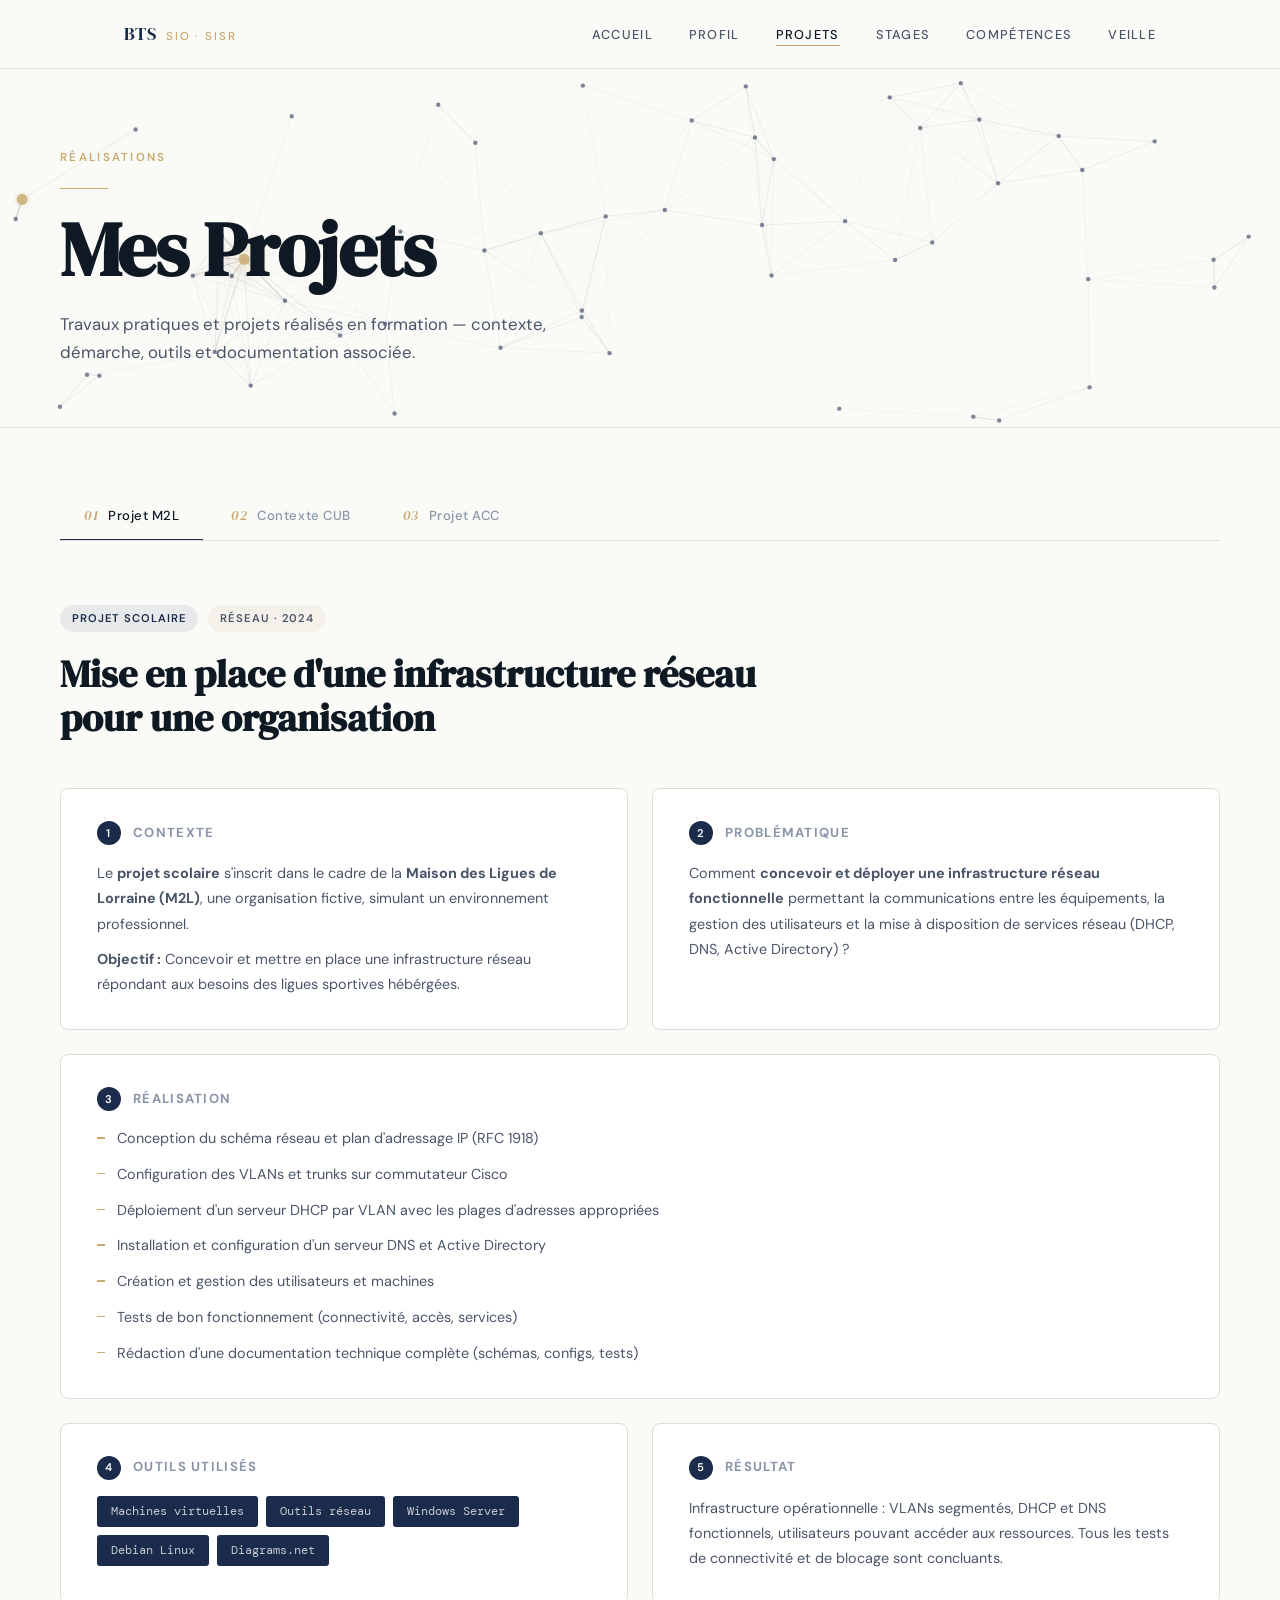
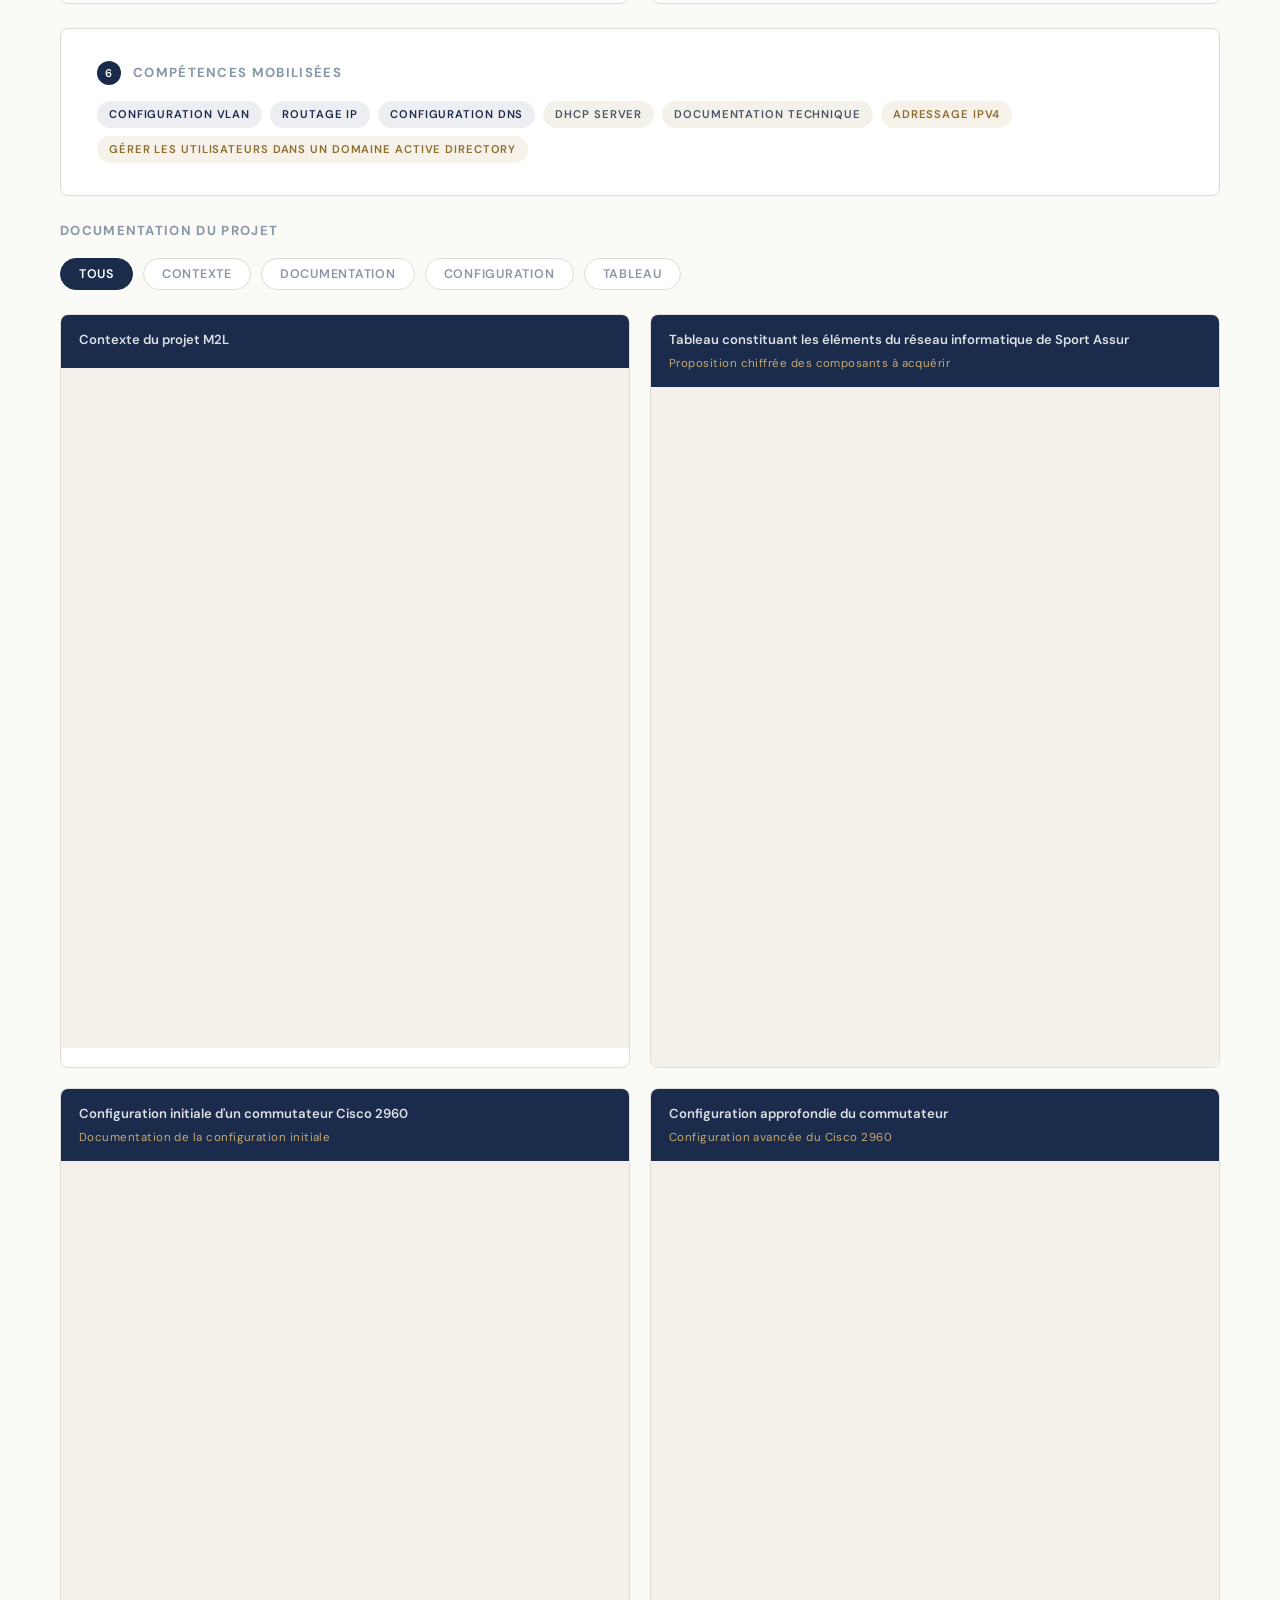
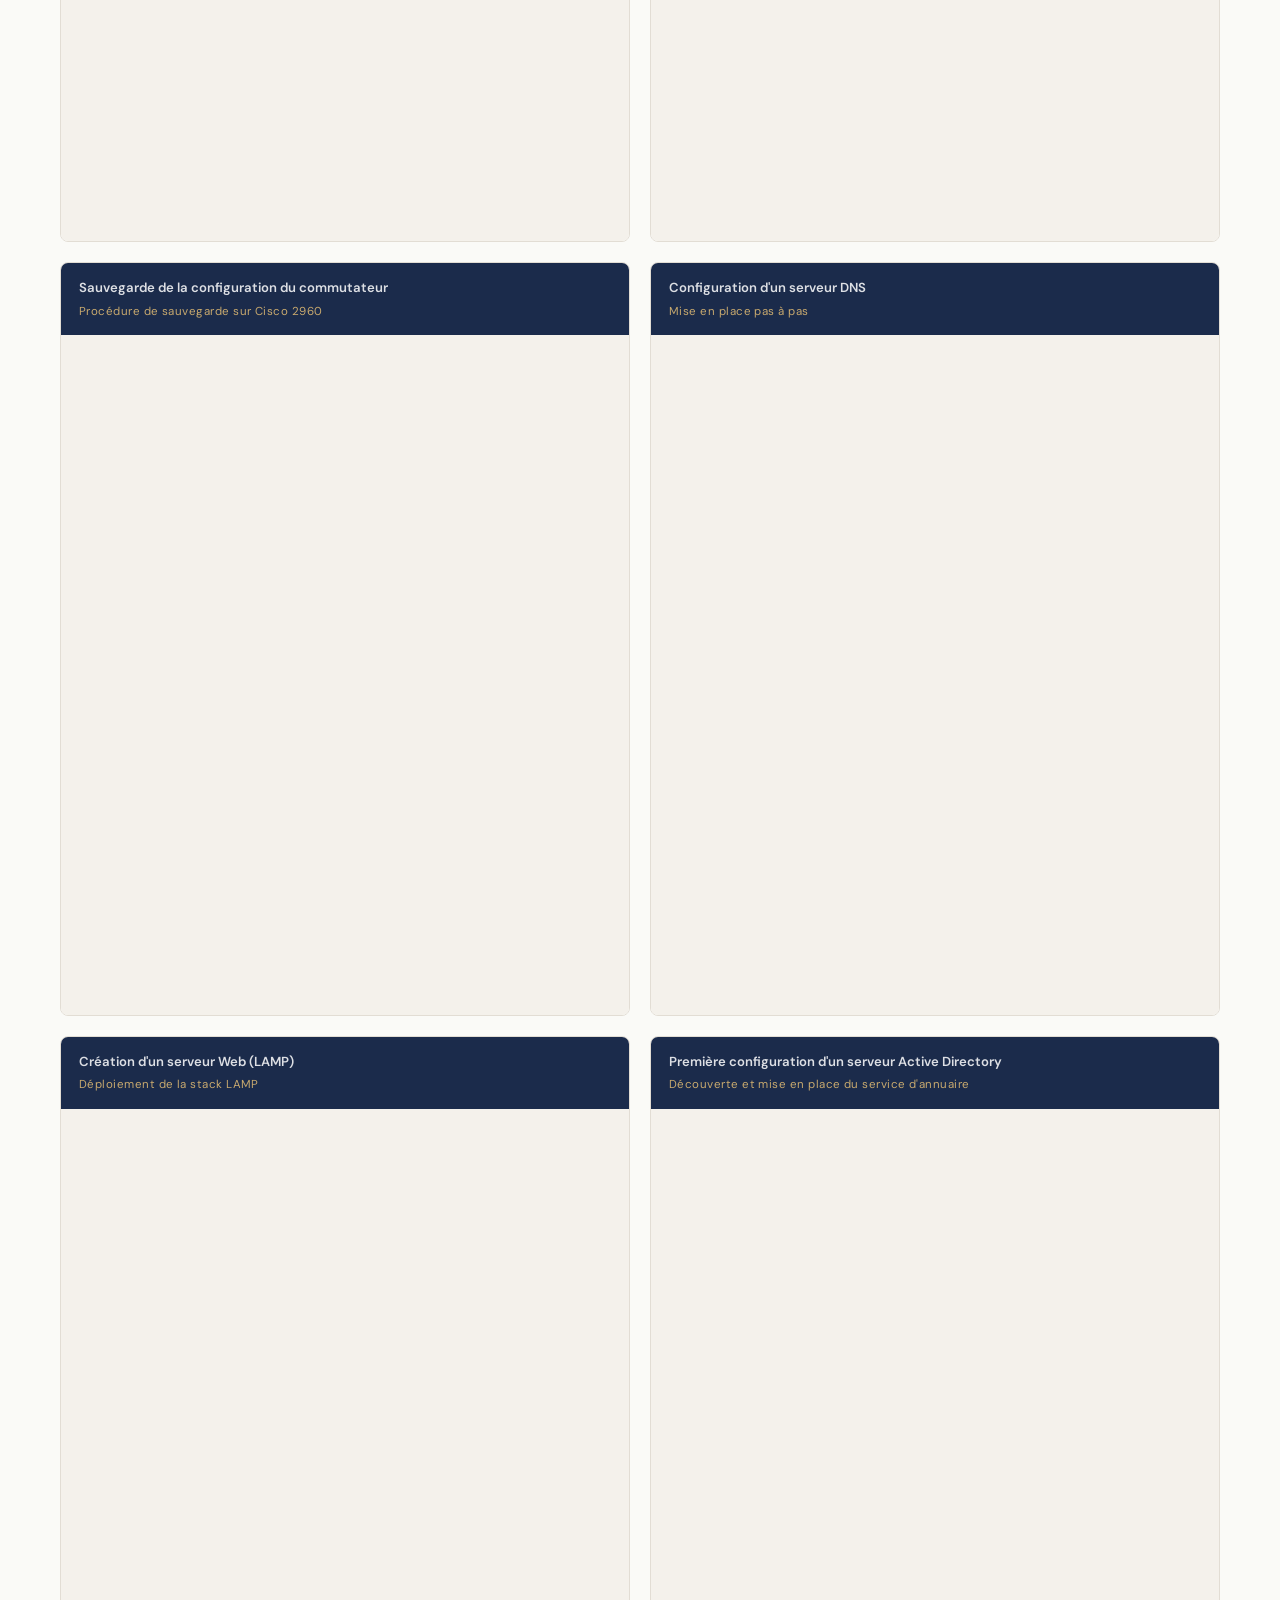
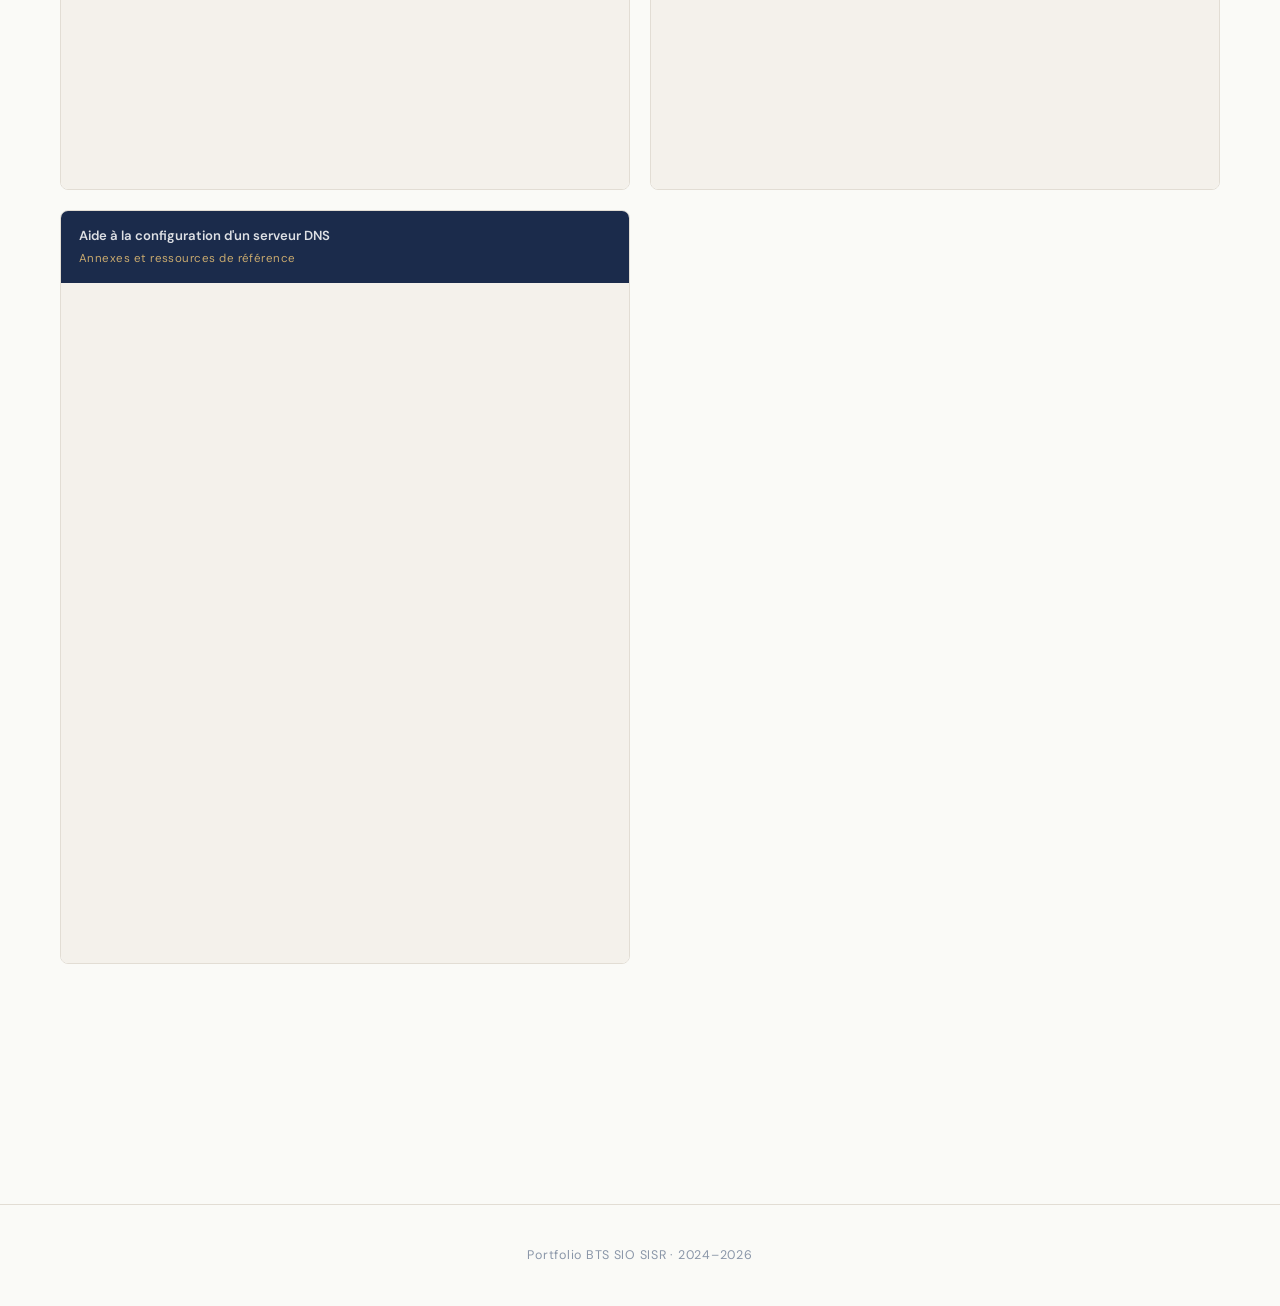
<file: portfolio/projets/index.html>
<!DOCTYPE html>
<html lang="fr">
<head>
  <meta charset="UTF-8">
  <meta name="viewport" content="width=device-width, initial-scale=1.0">
  <title>Projets — Portfolio BTS SIO SISR</title>
  <link rel="stylesheet" href="../shared/global.css">
  <link rel="stylesheet" href="style.css">
</head>
<body class="page-wrap">

  <header class="site-header">
    <nav class="site-nav">
      <a class="nav-logo" href="../accueil/index.html">
        <span class="logo-mark">BTS</span><span class="logo-text">SIO · SISR</span>
      </a>
      <button class="nav-burger" id="burger" aria-label="Menu"><span></span><span></span></button>
      <ul class="nav-links" id="navLinks">
        <li><a href="../accueil/index.html"     data-page="accueil">Accueil</a></li>
        <li><a href="../profil/index.html"      data-page="profil">Profil</a></li>
        <li><a href="../projets/index.html"     data-page="projets">Projets</a></li>
        <li><a href="../stages/index.html"      data-page="stages">Stages</a></li>
        <li><a href="../competences/index.html" data-page="competences">Compétences</a></li>
        <li><a href="../veille/index.html"      data-page="veille">Veille</a></li>
      </ul>
    </nav>
  </header>

  <!-- ── PAGE HEADER ─────────────────────────────────────── -->
  <section class="page-header">
    <canvas id="ph-particles" data-particles aria-hidden="true"
            style="position:absolute;inset:0;width:100%;height:100%;pointer-events:none;z-index:0;"></canvas>
    <div class="container" style="position:relative;z-index:1;">
      <p class="eyebrow">Réalisations</p>
      <span class="gold-rule"></span>
      <h1 class="display-title">Mes Projets</h1>
      <p class="page-header-desc">
        Travaux pratiques et projets réalisés en formation — contexte, démarche,
        outils et documentation associée.
      </p>
    </div>
  </section>

  <!-- ── ONGLETS ──────────────────────────────────────────── -->
  <section class="projects-section">
    <div class="container" data-tabs-group>

      <!-- Nav onglets -->
      <div class="tabs-nav reveal">
        <button class="tab-btn tab-active" data-tab="p1">
          <span class="tab-num">01</span>
          Projet M2L
        </button>
        <button class="tab-btn" data-tab="p2">
          <span class="tab-num">02</span>
          Contexte CUB
        </button>
        <button class="tab-btn" data-tab="p3">
          <span class="tab-num">03</span>
          Projet ACC
        </button>
        <!-- Ajoutez des boutons ici pour de nouveaux projets -->
      </div>

      <!-- ══ PROJET 1 ══════════════════════════════════════ -->
      <div data-panel="p1" class="project-panel panel-active">

        <div class="project-intro reveal">
          <div class="pi-meta">
            <span class="tag tag-navy">Projet scolaire</span>
            <span class="tag tag-soft">Réseau · 2024</span>
          </div>
          <h2 class="section-heading">Mise en place d'une infrastructure réseau pour une organisation</h2>
        </div>

        <div class="project-body">

          <div class="project-grid reveal reveal-delay-1">
            <div class="proj-block">
              <h4><span class="pb-num">1</span> Contexte</h4>
              <p>Le <strong>projet scolaire</strong> s'inscrit dans le cadre de la <strong>Maison des Ligues de Lorraine (M2L)</strong>, une organisation fictive, simulant un environnement professionnel.</p>
              <p class="mt-s"><strong>Objectif :</strong> Concevoir et mettre en place une infrastructure réseau répondant aux besoins des ligues sportives hébérgées.</p>
            </div>
            <div class="proj-block">
              <h4><span class="pb-num">2</span> Problématique</h4>
              <p>Comment <strong>concevoir et déployer une infrastructure réseau fonctionnelle</strong> permettant la communications entre les équipements, la gestion des utilisateurs et la mise à disposition de services réseau (DHCP, DNS, Active Directory) ?</p>
            </div>
          </div>

          <div class="proj-block proj-block--full reveal reveal-delay-2">
            <h4><span class="pb-num">3</span> Réalisation</h4>
            <ul class="steps-list">
              <li>Conception du schéma réseau et plan d'adressage IP (RFC 1918)</li>
              <li>Configuration des VLANs et trunks sur commutateur Cisco</li>
              <li>Déploiement d'un serveur DHCP par VLAN avec les plages d'adresses appropriées</li>
              <li>Installation et configuration d'un serveur DNS et Active Directory</li>
              <li>Création et gestion des utilisateurs et machines</li>
              <li>Tests de bon fonctionnement (connectivité, accès, services)</li>
              <li>Rédaction d'une documentation technique complète (schémas, configs, tests)</li>
            </ul>
          </div>

          <div class="proj-block-row reveal reveal-delay-3">
            <div class="proj-block">
              <h4><span class="pb-num">4</span> Outils utilisés</h4>
              <div class="tools-wrap">
                <span class="tool">Machines virtuelles</span>
                <span class="tool">Outils réseau</span>
                <span class="tool">Windows Server</span>
                <span class="tool">Debian Linux</span>
                <span class="tool">Diagrams.net</span>
              </div>
            </div>
            <div class="proj-block">
              <h4><span class="pb-num">5</span> Résultat</h4>
              <p>Infrastructure opérationnelle : VLANs segmentés, DHCP et DNS fonctionnels, utilisateurs pouvant accéder aux ressources. Tous les tests de connectivité et de blocage sont concluants.</p>
            </div>
          </div>

          <div class="proj-block proj-block--full reveal">
            <h4><span class="pb-num">6</span> Compétences mobilisées</h4>
            <div class="skills-tags">
              <span class="tag tag-navy">Configuration VLAN</span>
              <span class="tag tag-navy">Routage IP</span>
              <span class="tag tag-navy">Configuration DNS</span>
              <span class="tag tag-soft">DHCP Server</span>
              <span class="tag tag-soft">Documentation technique</span>
              <span class="tag tag-gold">Adressage IPv4</span>
              <span class="tag tag-gold">Gérer les utilisateurs dans un domaine Active Directory</span>
            </div>
          </div>

          <!-- PDF -->
          <div class="pdf-block reveal">
            <h4 class="pdf-title">Documentation du projet</h4>
          
            <!-- Filtres -->
            <div class="pdf-filter-row">
              <button class="pdf-filter-btn pdf-filter-active" data-pdf-filter="all">Tous</button>
              <button class="pdf-filter-btn" data-pdf-filter="contexte">Contexte</button>
              <button class="pdf-filter-btn" data-pdf-filter="documentation">Documentation</button>
              <button class="pdf-filter-btn" data-pdf-filter="configuration">Configuration</button>
              <button class="pdf-filter-btn" data-pdf-filter="tableau">Tableau</button>
            </div>
          
            <div class="pdf-duo">
            
              <!-- CONTEXTE -->
              <div class="pdf-card" data-cat="contexte">
                <div class="pdf-card-header">
                  <div>
                    <p class="pdf-card-title">Contexte du projet M2L</p>
                  </div>
                </div>
                <iframe class="pdf-iframe-large"
                        src="docs/m2l/m2l-organisation.pdf"
                        title="Contexte M2L">
                </iframe>
              </div>
            
              <!-- TABLEAU -->
              <div class="pdf-card" data-cat="tableau">
                <div class="pdf-card-header">
                  <div>
                    <p class="pdf-card-title">Tableau constituant les éléments du réseau informatique de Sport Assur</p>
                    <p class="pdf-card-sub">Proposition chiffrée des composants à acquérir</p>
                  </div>
                </div>
                <iframe class="pdf-iframe-large"
                        src="docs/m2l/mission1APequipe7.pdf"
                        title="Tableau Sport Assur">
                </iframe>
              </div>
            
              <!-- CONFIGURATION -->
              <div class="pdf-card" data-cat="configuration">
                <div class="pdf-card-header">
                  <div>
                    <p class="pdf-card-title">Configuration initiale d'un commutateur Cisco 2960</p>
                    <p class="pdf-card-sub">Documentation de la configuration initiale</p>
                  </div>
                </div>
                <iframe class="pdf-iframe-large"
                        src="docs/m2l/Config switch.pdf"
                        title="Config switch">
                </iframe>
              </div>
            
              <div class="pdf-card" data-cat="configuration">
                <div class="pdf-card-header">
                  <div>
                    <p class="pdf-card-title">Configuration approfondie du commutateur</p>
                    <p class="pdf-card-sub">Configuration avancée du Cisco 2960</p>
                  </div>
                </div>
                <iframe class="pdf-iframe-large"
                        src="docs/m2l/ExoLab-configuration-switch-cisco-2025.pdf"
                        title="Config avancée switch">
                </iframe>
              </div>
            
              <div class="pdf-card" data-cat="configuration">
                <div class="pdf-card-header">
                  <div>
                    <p class="pdf-card-title">Sauvegarde de la configuration du commutateur</p>
                    <p class="pdf-card-sub">Procédure de sauvegarde sur Cisco 2960</p>
                  </div>
                </div>
                <iframe class="pdf-iframe-large"
                        src="docs/m2l/ExoLab-configuration-switch-Cisco-Sauvegarde.pdf"
                        title="Sauvegarde switch">
                </iframe>
              </div>
            
              <div class="pdf-card" data-cat="configuration">
                <div class="pdf-card-header">
                  <div>
                    <p class="pdf-card-title">Configuration d'un serveur DNS</p>
                    <p class="pdf-card-sub">Mise en place pas à pas</p>
                  </div>
                </div>
                <iframe class="pdf-iframe-large"
                        src="docs/m2l/Mise en place d'un serveur DNS.pdf"
                        title="Config DNS">
                </iframe>
              </div>
            
              <div class="pdf-card" data-cat="configuration">
                <div class="pdf-card-header">
                  <div>
                    <p class="pdf-card-title">Création d'un serveur Web (LAMP)</p>
                    <p class="pdf-card-sub">Déploiement de la stack LAMP</p>
                  </div>
                </div>
                <iframe class="pdf-iframe-large"
                        src="docs/m2l/tdpro.pdf"
                        title="Serveur LAMP">
                </iframe>
              </div>
            
              <div class="pdf-card" data-cat="configuration">
                <div class="pdf-card-header">
                  <div>
                    <p class="pdf-card-title">Première configuration d'un serveur Active Directory</p>
                    <p class="pdf-card-sub">Découverte et mise en place du service d'annuaire</p>
                  </div>
                </div>
                <iframe class="pdf-iframe-large"
                        src="docs/m2l/decouverte-ad.tt.pdf"
                        title="Active Directory">
                </iframe>
              </div>
            
              <!-- DOCUMENTATION -->
              <div class="pdf-card" data-cat="documentation">
                <div class="pdf-card-header">
                  <div>
                    <p class="pdf-card-title">Aide à la configuration d'un serveur DNS</p>
                    <p class="pdf-card-sub">Annexes et ressources de référence</p>
                  </div>
                </div>
                <iframe class="pdf-iframe-large"
                        src="docs/m2l/DNS-Annexes.pdf"
                        title="Annexes DNS">
                </iframe>
              </div>
            
            </div><!-- /pdf-duo -->
          </div><!-- /pdf-block -->
        </div>
      </div>
      
      <!-- ══ PROJET 2 ══════════════════════════════════════ -->
      <div data-panel="p2" class="project-panel">

        <div class="project-intro reveal">
          <div class="pi-meta">
            <span class="tag tag-navy">Projet scolaire</span>
            <span class="tag tag-soft">Réseau · 2025</span>
          </div>
          <h2 class="section-heading">Déploiement d'une infrastructure réseau simulée</h2>
        </div>

        <div class="project-body">
          <div class="project-grid reveal reveal-delay-1">
            <div class="proj-block">
              <h4><span class="pb-num">1</span> Contexte</h4>
              <p><strong>Projet scolaire</strong> portant sur le contexte CUB, une entreprise fictive spécialisée dans la <strong>mise à disposition d’espaces de coworking via une plateforme numérique.</strong></p>
              <p>CUB propose à des entreprises de louer des salles (réunion, formation…) et s’appuie sur une infrastructure informatique pour gérer <strong>les accès aux services, les ressources réseau et les outils collaboratifs.</strong><p>
              <p class="mt-s"><strong>Objectif :</strong> Se servir de ce contexte comme <strong>support pédagogique</strong> pour <strong>concevoir et déployer une infrastructure réseau simulée.</strong></p>
            </div>
            <div class="proj-block">
              <h4><span class="pb-num">2</span> Problématique</h4>
              <p>Comment <strong>concevoir et mettre en place une infrastructure réseau sécurisée et organisée</strong> pour répondre aux besoins de l’entreprise CUB, notamment la <strong>segmentation du réseau (VLAN)</strong>, la <strong>gestion des utilisateurs</strong>, la <strong>mise en place de services (DHCP, DNS, Active Directory)</strong>
                 et l'<strong>accès aux ressources internes et à Internet</strong> ?</p>
            </div>
          </div>

          <div class="proj-block proj-block--full reveal reveal-delay-2">
            <h4><span class="pb-num">3</span> Réalisation</h4>
            <ul class="steps-list">
              <li>Conception d’une architecture réseau adaptée à l’entreprise</li>
              <li>Mise en place de VLANs pour segmenter le réseau</li>
              <li>Configuration des équipements (switch, routeur, pare-feu)</li>
              <li>Mise en place des services (DHCP, DNS, Active Directory)</li>
              <li>Installation d’un serveur (Linux/Debian)</li>
              <li>Tests de connectivité et validation du fonctionnement</li>
              <li>Rédaction de la procédure de déploiement et de maintenance</li>
            </ul>
          </div>

          <div class="proj-block-row reveal reveal-delay-3">
            <div class="proj-block">
              <h4><span class="pb-num">4</span> Outils utilisés</h4>
              <div class="tools-wrap">
                <span class="tool">Switch / Routeur</span>
                <span class="tool">Windows Server</span>
                <span class="tool">Machine Linux (Debian)</span>
                <span class="tool">Commandes réseaux</span>
                <span class="tool">Environnement virtualisé</span>
              </div>
            </div>
            <div class="proj-block">
              <h4><span class="pb-num">5</span> Résultat</h4>
              <p>Une infrastructure réseau fonctionnelle et segmentée permettant la mise en place d'une communication entre les différents VLANs, de services réseau opérationnels, la gestion des utilisateurs via Active Directory
                et l'accès aux ressources et à Internet fonctionnel. Reproduction d'une architecture réseau réaliste d’entreprise.</p>
            </div>
          </div>

          <div class="proj-block proj-block--full reveal">
            <h4><span class="pb-num">6</span> Compétences mobilisées</h4>
            <div class="skills-tags">
              <span class="tag tag-navy">DHCP server</span>
              <span class="tag tag-navy">Pare-feu (Stormshield)</span>
              <span class="tag tag-gold">DNS server</span>
              <span class="tag tag-soft">Serveur Web</span>
              <span class="tag tag-gold">VLAN</span>
              <span class="tag tag-soft">Active Directory</span>
              <span class="tag tag-gold">Redondance de serveur</span>
            </div>
          </div>

      <!-- PDF -->

      <div class="pdf-block reveal">
        <h4 class="pdf-title">Documentation du projet</h4>
      
        <!-- Filtres -->
        <div class="pdf-filter-row">
          <button class="pdf-filter-btn pdf-filter-active" data-pdf-filter="all">Tous</button>
          <button class="pdf-filter-btn" data-pdf-filter="contexte">Contexte</button>
          <button class="pdf-filter-btn" data-pdf-filter="configuration">Configuration</button>
          <button class="pdf-filter-btn" data-pdf-filter="schema">Schémas</button>
          <!-- Ajoute / renomme les catégories selon tes groupements -->
        </div>
      
        <div class="pdf-duo" id="pdf-grid-p1">
        
          <div class="pdf-card" data-cat="contexte">
            <div class="pdf-card-header">
              <div>
                <p class="pdf-card-title">Contexte du projet CUB</p>
              </div>
            </div>
            <iframe class="pdf-iframe-large"
                    src="docs/cub/le_contexte_cub.pdf"
                    title="Contexte CUB">
            </iframe>
          </div>
        
          <div class="pdf-card" data-cat="contexte">
            <div class="pdf-card-header">
              <div>
                <p class="pdf-card-title">Ressources pour le projet CUB</p>
              </div>
            </div>
            <iframe class="pdf-iframe-large"
                    src="docs/cub/ressources.pdf"
                    title="Ressources CUB">
            </iframe>
          </div>
        
          <div class="pdf-card" data-cat="contexte">
            <div class="pdf-card-header">
              <div>
                <p class="pdf-card-title">Mission du projet CUB</p>
              </div>
            </div>
            <iframe class="pdf-iframe-large"
                    src="docs/cub/ap3_et_ap4_sisr_contexte_gsb.pdf"
                    title="Mission CUB">
            </iframe>
          </div>
        
          <div class="pdf-card" data-cat="schema">
            <div class="pdf-card-header">
              <div>
                <p class="pdf-card-title">Schéma pour l'agence Dortmund</p>
                <p class="pdf-card-sub">Plan d'organisation et d'adressage</p>
              </div>
            </div>
            <iframe class="pdf-iframe-large"
                    src="docs/cub/schema-dortmund.pdf"
                    title="Schéma Dortmund">
            </iframe>
          </div>
        
          <div class="pdf-card" data-cat="configuration">
            <div class="pdf-card-header">
              <div>
                <p class="pdf-card-title">Création des VLANs</p>
                <p class="pdf-card-sub">Répartition des VLANs pour l'agence Dortmund</p>
              </div>
            </div>
            <iframe class="pdf-iframe-large"
                    src="docs/cub/vlan-cub.pdf"
                    title="VLANs CUB">
            </iframe>
          </div>

          <div class="pdf-card" data-cat="configuration">
            <div class="pdf-card-header">
              <div>
                <p class="pdf-card-title">Création du serveur DHCP</p>
                <p class="pdf-card-sub">Configuration DHCP</p>
              </div>
            </div>
            <iframe class="pdf-iframe-large"
                    src="docs/cub/configDHCP.pdf"
                    title="DHCP">
            </iframe>
          </div>
        
          <div class="pdf-card" data-cat="configuration">
            <div class="pdf-card-header">
              <div>
                <p class="pdf-card-title">Création du serveur DHCP secondaire</p>
                <p class="pdf-card-sub">Configuration DHCP secondaire</p>
              </div>
            </div>
            <iframe class="pdf-iframe-large"
                    src="docs/cub/DHCP-SECOND.pdf"
                    title="DHCP secondaire">
            </iframe>
          </div>

          <div class="pdf-card" data-cat="configuration">
            <div class="pdf-card-header">
              <div>
                <p class="pdf-card-title">Création de l'agent relais</p>
                <p class="pdf-card-sub">Configuration Agent relais</p>
              </div>
            </div>
            <iframe class="pdf-iframe-large"
                    src="docs/cub/DHCP-RELAIS.pdf"
                    title="Agent relais">
            </iframe>
          </div>
        
          <div class="pdf-card" data-cat="configuration">
            <div class="pdf-card-header">
              <div>
                <p class="pdf-card-title">Création du serveur DNS</p>
                <p class="pdf-card-sub">Configuration DNS</p>
              </div>
            </div>
            <iframe class="pdf-iframe-large"
                    src="docs/cub/DNS.pdf"
                    title="DNS">
            </iframe>
          </div>

           <div class="pdf-card" data-cat="configuration">
            <div class="pdf-card-header">
              <div>
                <p class="pdf-card-title">Création du serveur DNS recursif</p>
                <p class="pdf-card-sub">Configuration DNS recursif</p>
              </div>
            </div>
            <iframe class="pdf-iframe-large"
                    src="docs/cub/DNS-RECURSIF.pdf"
                    title="DNS recursif">
            </iframe>
          </div>
        
          <div class="pdf-card" data-cat="configuration">
            <div class="pdf-card-header">
              <div>
                <p class="pdf-card-title">Création d'un client</p>
                <p class="pdf-card-sub">Configuration du client</p>
              </div>
            </div>
            <iframe class="pdf-iframe-large"
                    src="docs/cub/CLIENT.pdf"
                    title="Client">
            </iframe>
          </div>

          <div class="pdf-card" data-cat="configuration">
            <div class="pdf-card-header">
              <div>
                <p class="pdf-card-title">Création d'une infrastructure PKI</p>
                <p class="pdf-card-sub">Configuration PKI</p>
              </div>
            </div>
            <iframe class="pdf-iframe-large"
                    src="docs/cub/PKI.pdf"
                    title="PKI">
            </iframe>
          </div>
        
          <div class="pdf-card" data-cat="configuration">
            <div class="pdf-card-header">
              <div>
                <p class="pdf-card-title">Pare-feu Stormshield</p>
                <p class="pdf-card-sub">Configuration SNS</p>
              </div>
            </div>
            <iframe class="pdf-iframe-large"
                    src="docs/cub/SNS.pdf"
                    title="SNS">
            </iframe>
          </div>
        
          <!-- Continue avec tes autres cartes en ajoutant data-cat="contexte/configuration/schema" -->
        
        </div>
      </div>
      </div>
      </div>




      <!-- ══ PROJET 3 ══════════════════════════════════════ -->
      <div data-panel="p3" class="project-panel">

        <div class="project-intro reveal">
          <div class="pi-meta">
            <span class="tag tag-navy">Projet scolaire</span>
            <span class="tag tag-soft"></span>
          </div>
          <h2 class="section-heading">Déploiement et configuration d'un pare-feu pfSense</h2>
        </div>

        <div class="project-body">
          <div class="project-grid reveal reveal-delay-1">
            <div class="proj-block">
              <h4><span class="pb-num">1</span> Contexte</h4>
              <p><strong>Projet scolaire</strong> de première année portant sur la sécurisation d'un périmètre réseau.</p>
              <p class="mt-s"><strong>Objectif :</strong> Déployer pfSense comme pare-feu entre un LAN et un accès WAN simulé, avec des règles de filtrage adaptées.</p>
            </div>
            <div class="proj-block">
              <h4><span class="pb-num">2</span> Problématique</h4>
              <p>Comment sécuriser un réseau d'entreprise face aux menaces extérieures en contrôlant les flux entrants et sortants, tout en maintenant les accès légitimes des utilisateurs ?</p>
            </div>
          </div>

          <div class="proj-block proj-block--full reveal reveal-delay-2">
            <h4><span class="pb-num">3</span> Réalisation</h4>
            <ul class="steps-list">
              <li>Installation de pfSense sur VirtualBox (VM dédiée)</li>
              <li>Configuration des interfaces WAN et LAN</li>
              <li>Mise en place des règles de filtrage (blocage des ports non nécessaires)</li>
              <li>Configuration d'un VPN IPSec site-à-site</li>
              <li>Activation de l'IDS/IPS Snort pour la détection d'intrusion</li>
              <li>Tests de pénétration basiques pour valider les règles de filtrage</li>
              <li>Génération de rapports de trafic via les logs pfSense</li>
            </ul>
          </div>

          <div class="proj-block-row reveal reveal-delay-3">
            <div class="proj-block">
              <h4><span class="pb-num">4</span> Outils utilisés</h4>
              <div class="tools-wrap">
                <span class="tool">pfSense</span>
                <span class="tool">VirtualBox</span>
                <span class="tool">Snort (IDS/IPS)</span>
                <span class="tool">VPN IPSec</span>
                <span class="tool">Wireshark</span>
              </div>
            </div>
            <div class="proj-block">
              <h4><span class="pb-num">5</span> Résultat</h4>
              <p>Le pare-feu filtre correctement le trafic. Les ports non autorisés sont bloqués, le VPN est fonctionnel et Snort génère des alertes sur les tentatives de scan. Solution validée par l'enseignant.</p>
            </div>
          </div>

          <div class="proj-block proj-block--full reveal">
            <h4><span class="pb-num">6</span> Compétences mobilisées</h4>
            <div class="skills-tags">
              <span class="tag tag-navy">pfSense / Pare-feu</span>
              <span class="tag tag-navy">VPN IPSec</span>
              <span class="tag tag-soft">IDS / IPS Snort</span>
              <span class="tag tag-gold">Analyse de trafic</span>
              <span class="tag tag-soft">Virtualisation</span>
            </div>
          </div>

          <div class="pdf-block reveal">
            <h4 class="pdf-title">Documentation du projet</h4>
            <div class="pdf-zone" id="zone-p3">
              <label for="pdf-p3">
                <div class="pdf-zone-icon">📄</div>
                <p>Cliquez pour charger votre documentation PDF</p>
                <span class="btn btn-outline" style="margin-top:16px; pointer-events:none;">Charger un PDF</span>
              </label>
              <input type="file" id="pdf-p3" accept=".pdf" data-iframe="iframe-p3" data-zone="zone-p3" style="display:none;">
            </div>
            <iframe id="iframe-p3" class="pdf-iframe" title="Documentation projet 3"></iframe>
          </div>
        </div>
      </div>

    </div><!-- /container -->
  </section>

  <footer class="site-footer">
    <div class="container">Portfolio BTS SIO SISR · 2024–2026</div>
  </footer>
  <script src="../shared/shared.js"></script>
  <script src="../shared/particles.js"></script>

  <script>
  document.querySelectorAll('.pdf-filter-btn').forEach(btn => {
    btn.addEventListener('click', () => {
      // Bouton actif
      const row = btn.closest('.pdf-filter-row');
      row.querySelectorAll('.pdf-filter-btn').forEach(b => b.classList.remove('pdf-filter-active'));
      btn.classList.add('pdf-filter-active');

      // Filtrage des cartes
      const filter = btn.dataset.pdfFilter;
      const grid = btn.closest('.pdf-block').querySelector('.pdf-duo');
      grid.querySelectorAll('.pdf-card').forEach(card => {
        if (filter === 'all' || card.dataset.cat === filter) {
          card.classList.remove('pdf-hidden');
        } else {
          card.classList.add('pdf-hidden');
        }
      });
    });
  });
</script>


  
</body>
</html>
</file>
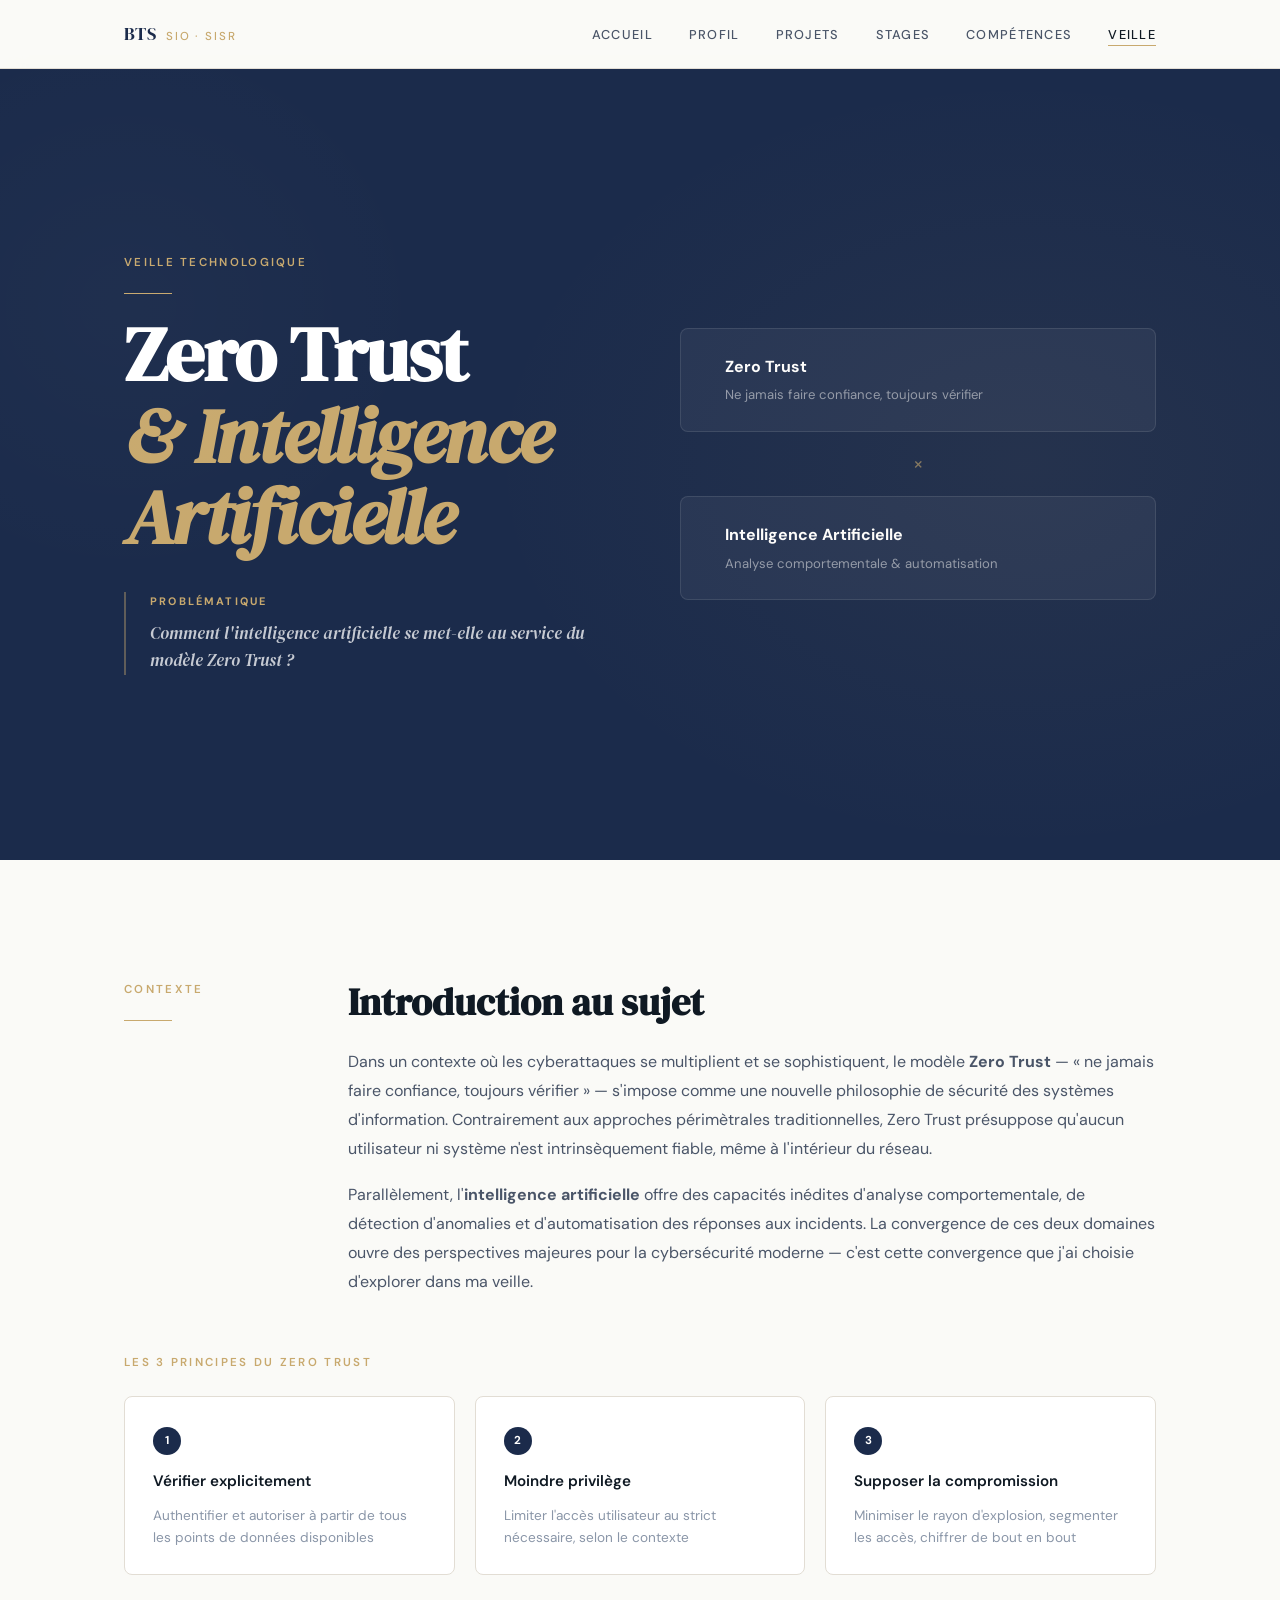
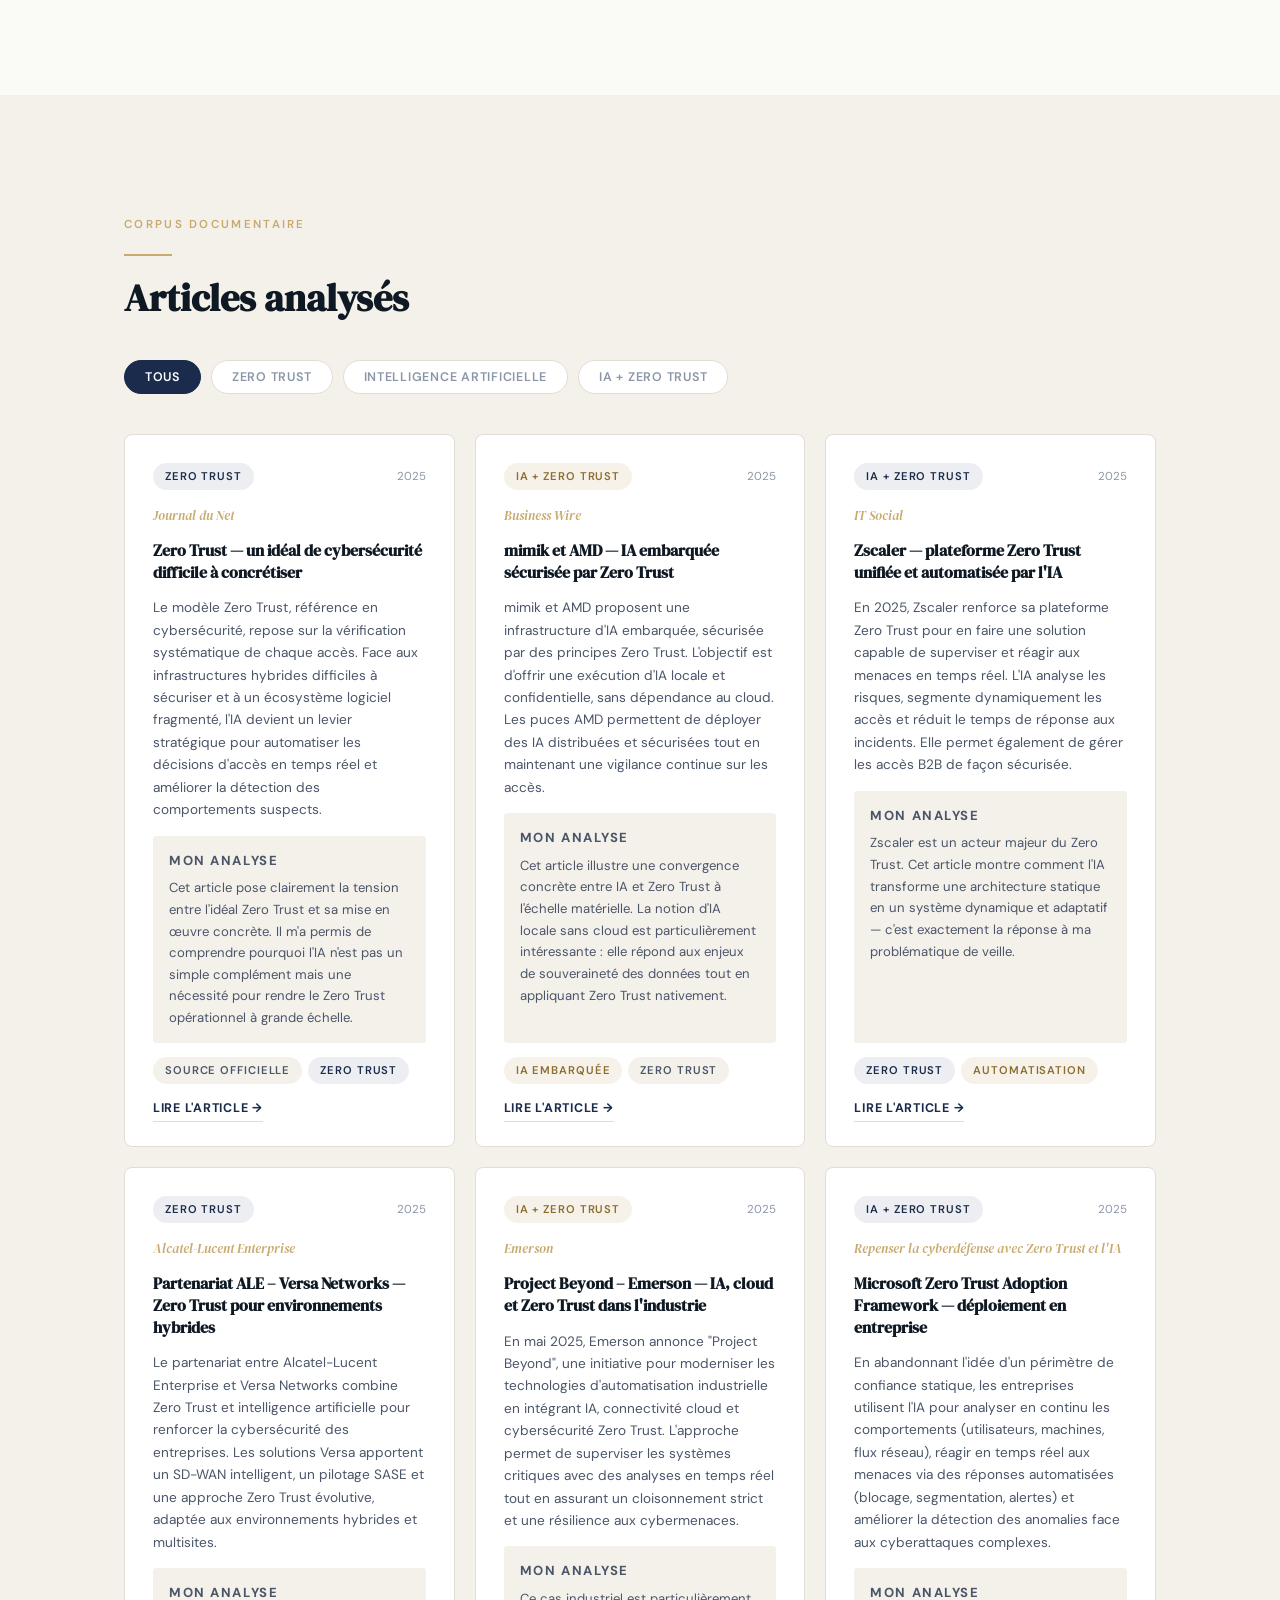
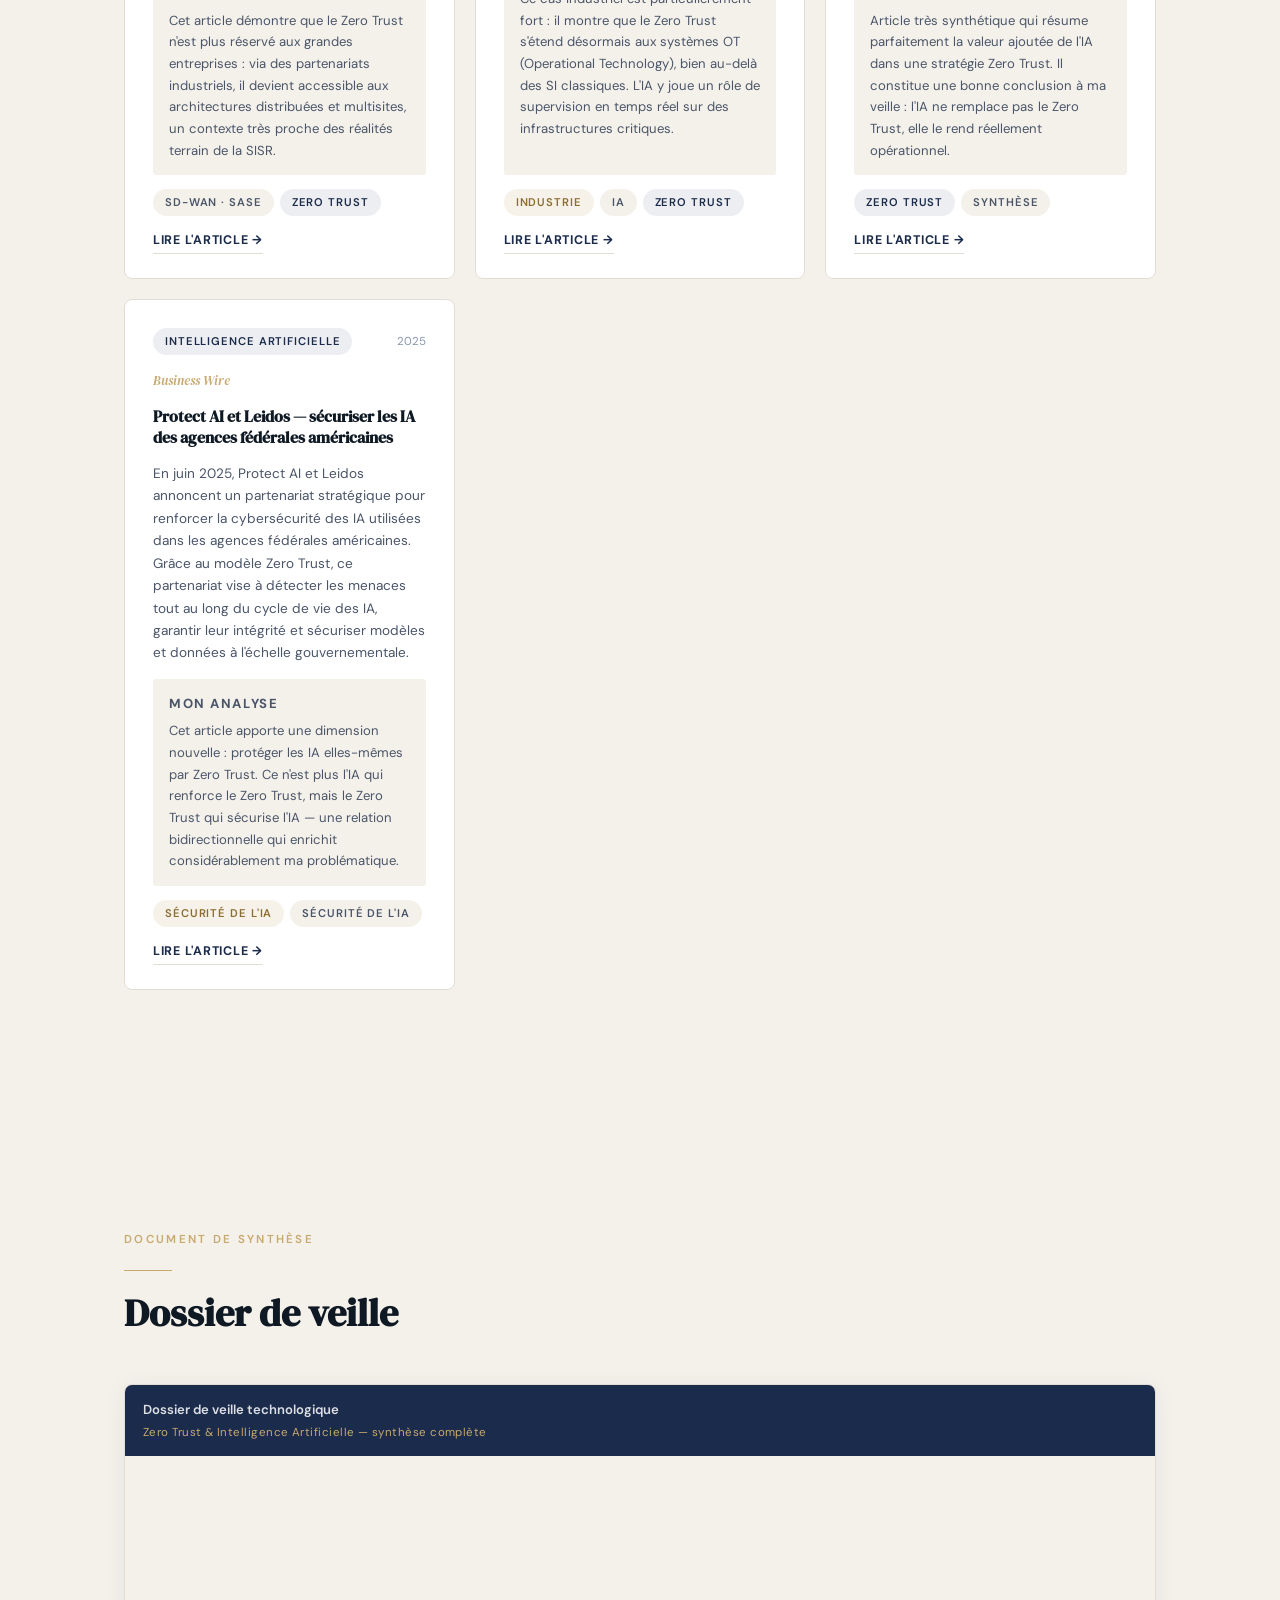
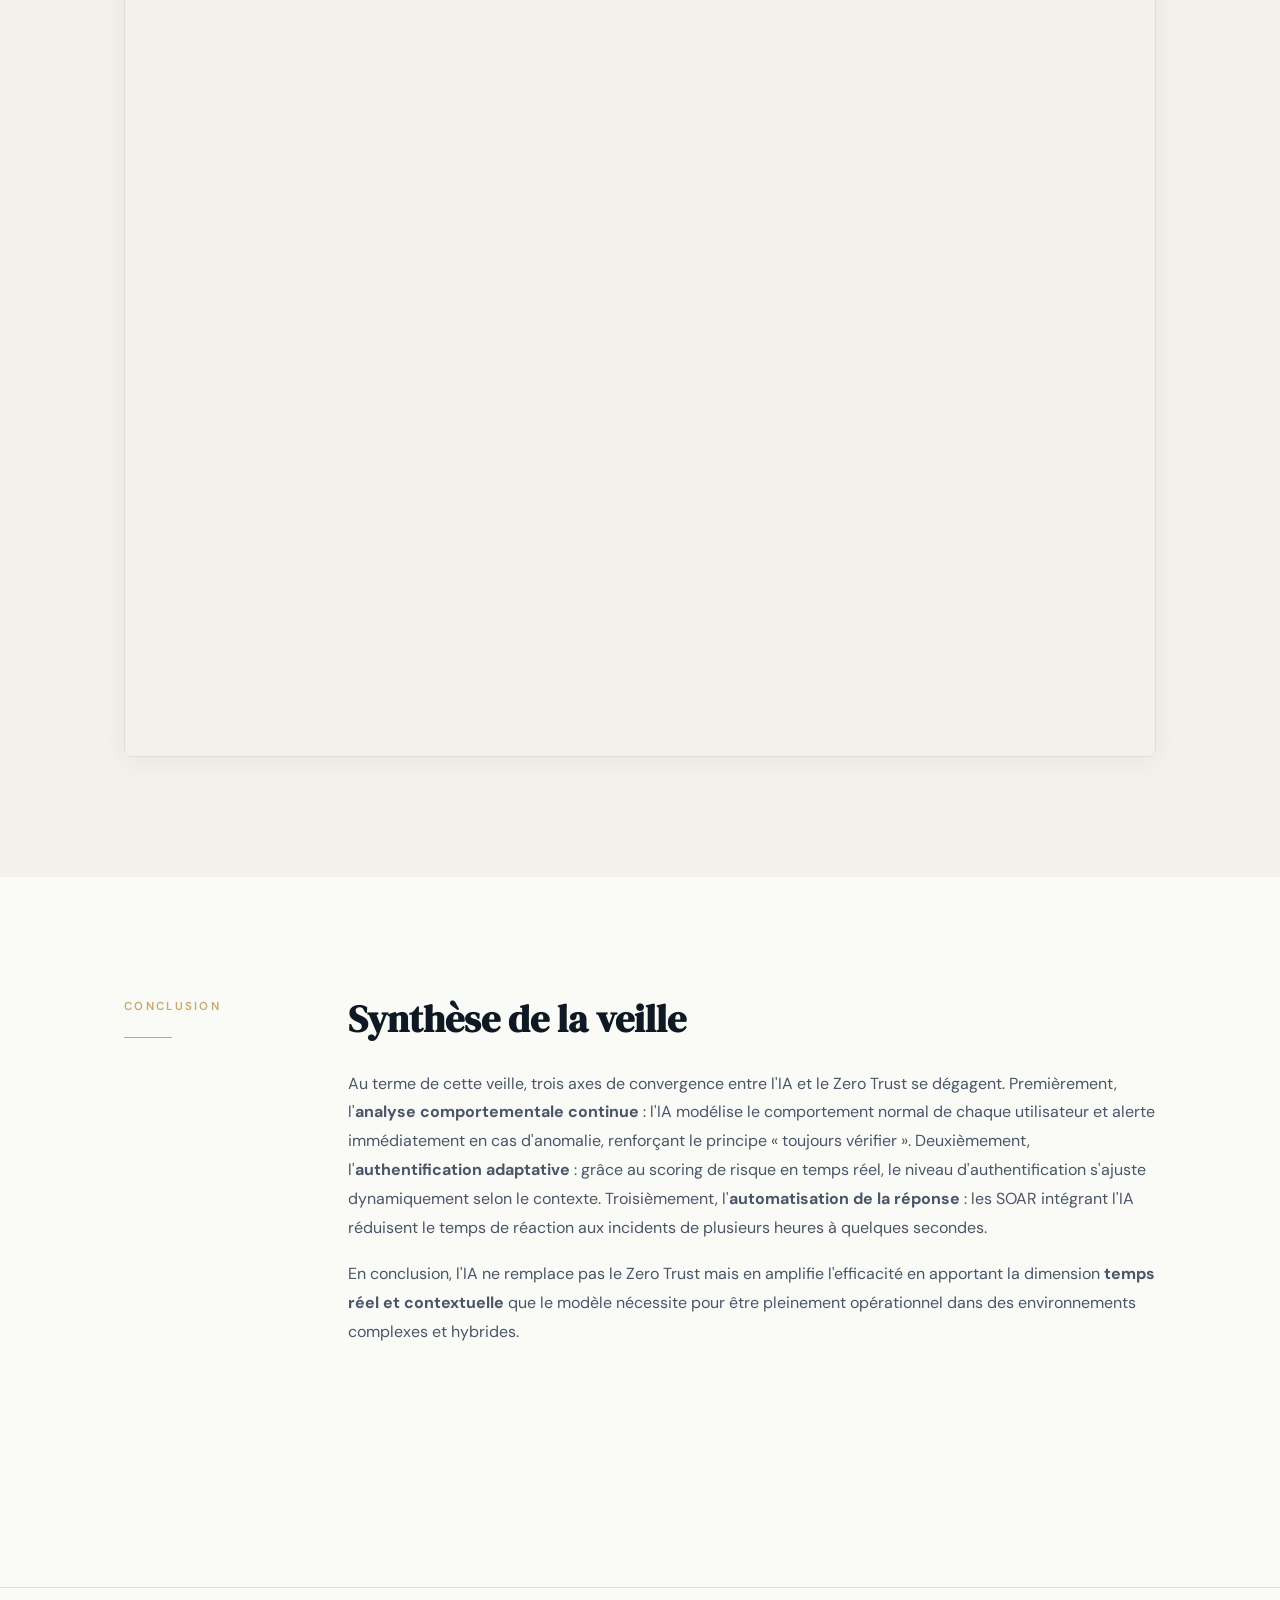
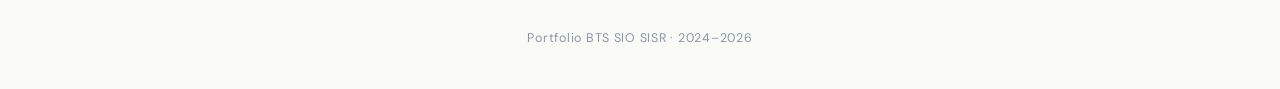
<file: portfolio/veille/index.html>
<!DOCTYPE html>
<html lang="fr">
<head>
  <meta charset="UTF-8">
  <meta name="viewport" content="width=device-width, initial-scale=1.0">
  <title>Veille Technologique — Portfolio BTS SIO SISR</title>
  <link rel="stylesheet" href="../shared/global.css">
  <link rel="stylesheet" href="style.css">
</head>
<body class="page-wrap">

  <header class="site-header">
    <nav class="site-nav">
      <a class="nav-logo" href="../accueil/index.html">
        <span class="logo-mark">BTS</span><span class="logo-text">SIO · SISR</span>
      </a>
      <button class="nav-burger" id="burger" aria-label="Menu"><span></span><span></span></button>
      <ul class="nav-links" id="navLinks">
        <li><a href="../accueil/index.html"     data-page="accueil">Accueil</a></li>
        <li><a href="../profil/index.html"      data-page="profil">Profil</a></li>
        <li><a href="../projets/index.html"     data-page="projets">Projets</a></li>
        <li><a href="../stages/index.html"      data-page="stages">Stages</a></li>
        <li><a href="../competences/index.html" data-page="competences">Compétences</a></li>
        <li><a href="../veille/index.html"      data-page="veille">Veille</a></li>
      </ul>
    </nav>
  </header>

  <!-- ── HERO VEILLE ──────────────────────────────────────── -->
  <section class="veille-hero">
    <div class="container veille-hero-inner">
      <div class="vh-content">
        <p class="eyebrow">Veille technologique</p>
        <span class="gold-rule"></span>
        <h1 class="display-title">Zero Trust<br><em>&amp; Intelligence</em><br><em>Artificielle</em></h1>
        <div class="vh-question">
          <p class="vh-q-label">Problématique</p>
          <blockquote>
            Comment l'intelligence artificielle se met-elle au service du modèle Zero Trust ?
          </blockquote>
        </div>
      </div>
      <div class="vh-concepts">
        <div class="concept-pill">
          <span class="cp-icon"></span>
          <div>
            <strong>Zero Trust</strong>
            <p>Ne jamais faire confiance, toujours vérifier</p>
          </div>
        </div>
        <div class="concept-arrow">×</div>
        <div class="concept-pill">
          <span class="cp-icon"></span>
          <div>
            <strong>Intelligence Artificielle</strong>
            <p>Analyse comportementale &amp; automatisation</p>
          </div>
        </div>
      </div>
    </div>
  </section>

  <!-- ── INTRODUCTION ─────────────────────────────────────── -->
  <section class="section-intro">
    <div class="container">
      <div class="intro-layout reveal">
        <div class="intro-col-label">
          <p class="eyebrow">Contexte</p>
          <span class="gold-rule"></span>
        </div>
        <div class="intro-col-content">
          <h2 class="section-heading">Introduction au sujet</h2>
          <p>
            Dans un contexte où les cyberattaques se multiplient et se sophistiquent, le modèle
            <strong>Zero Trust</strong> — « ne jamais faire confiance, toujours vérifier » — s'impose
            comme une nouvelle philosophie de sécurité des systèmes d'information. Contrairement aux
            approches périmètrales traditionnelles, Zero Trust présuppose qu'aucun utilisateur ni système
            n'est intrinsèquement fiable, même à l'intérieur du réseau.
          </p>
          <p class="mt-p">
            Parallèlement, l'<strong>intelligence artificielle</strong> offre des capacités inédites
            d'analyse comportementale, de détection d'anomalies et d'automatisation des réponses aux
            incidents. La convergence de ces deux domaines ouvre des perspectives majeures pour la
            cybersécurité moderne — c'est cette convergence que j'ai choisie d'explorer dans ma veille.
          </p>
        </div>
      </div>

      <!-- Piliers Zero Trust -->
      <div class="zt-pillars reveal reveal-delay-2">
        <p class="pillars-label eyebrow">Les 3 principes du Zero Trust</p>
        <div class="pillars-grid">
          <div class="pillar">
            <span class="pillar-num">1</span>
            <h4>Vérifier explicitement</h4>
            <p>Authentifier et autoriser à partir de tous les points de données disponibles</p>
          </div>
          <div class="pillar">
            <span class="pillar-num">2</span>
            <h4>Moindre privilège</h4>
            <p>Limiter l'accès utilisateur au strict nécessaire, selon le contexte</p>
          </div>
          <div class="pillar">
            <span class="pillar-num">3</span>
            <h4>Supposer la compromission</h4>
            <p>Minimiser le rayon d'explosion, segmenter les accès, chiffrer de bout en bout</p>
          </div>
        </div>
      </div>
    </div>
  </section>

  <!-- ── ARTICLES ─────────────────────────────────────────── -->
  <section class="section-articles">
    <div class="container">
      <div class="section-header reveal">
        <p class="eyebrow">Corpus documentaire</p>
        <span class="gold-rule"></span>
        <h2 class="section-heading">Articles analysés</h2>
      </div>

      <!-- Filtres -->
      <div class="filter-row reveal reveal-delay-1">
        <button class="filter-btn filter-active" data-filter="all">Tous</button>
        <button class="filter-btn" data-filter="zt">Zero Trust</button>
        <button class="filter-btn" data-filter="ia">Intelligence Artificielle</button>
        <button class="filter-btn" data-filter="combo">IA + Zero Trust</button>
      </div>

      <div class="articles-grid">

        <!-- Article 1 -->
        <article class="article-card reveal reveal-delay-1" data-cat="zt">
          <div class="ac-top">
            <span class="ac-category tag tag-navy">Zero Trust</span>
            <span class="ac-date">2025</span>
          </div>
          <div class="ac-source">Journal du Net</div>
          <h3>Zero Trust — un idéal de cybersécurité difficile à concrétiser</h3>
          <p class="ac-summary">
            Le modèle Zero Trust, référence en cybersécurité, repose sur la vérification systématique 
            de chaque accès. Face aux infrastructures hybrides difficiles à sécuriser et à un écosystème 
            logiciel fragmenté, l'IA devient un levier stratégique pour automatiser les décisions d'accès 
            en temps réel et améliorer la détection des comportements suspects.
          </p>
          <div class="ac-analysis">
            <p class="ac-analysis-label">Mon analyse</p>
            <p>
              Cet article pose clairement la tension entre l'idéal Zero Trust et sa mise en œuvre concrète. 
              Il m'a permis de comprendre pourquoi l'IA n'est pas un simple complément mais une nécessité 
              pour rendre le Zero Trust opérationnel à grande échelle.
            </p>
          </div>
          <div class="ac-tags"><span class="tag tag-soft">Source officielle</span><span class="tag tag-navy">Zero Trust</span></div>
          <a href="https://www.journaldunet.com/cybersecurite/1542259-zero-trust-un-ideal-de-cybersecurite-toujours-difficile-a-concretiser/" target="_blank" class="ac-link">Lire l'article →</a>
        </article>

        <!-- Article 2 -->
        <article class="article-card reveal reveal-delay-2" data-cat="combo">
          <div class="ac-top">
            <span class="ac-category tag tag-gold">IA + Zero Trust</span>
            <span class="ac-date">2025</span>
          </div>
          <div class="ac-source">Business Wire</div>
          <h3>mimik et AMD — IA embarquée sécurisée par Zero Trust</h3>
          <p class="ac-summary">
            mimik et AMD proposent une infrastructure d'IA embarquée, sécurisée par des principes 
            Zero Trust. L'objectif est d'offrir une exécution d'IA locale et confidentielle, 
            sans dépendance au cloud. Les puces AMD permettent de déployer des IA distribuées et sécurisées 
            tout en maintenant une vigilance continue sur les accès.
          </p>
          <div class="ac-analysis">
            <p class="ac-analysis-label">Mon analyse</p>
            <p>
              Cet article illustre une convergence concrète entre IA et Zero Trust à l'échelle matérielle. 
              La notion d'IA locale sans cloud est particulièrement intéressante : elle répond aux enjeux 
              de souveraineté des données tout en appliquant Zero Trust nativement.
            </p>
          </div>
          <div class="ac-tags"><span class="tag tag-gold">IA embarquée</span><span class="tag tag-soft">Zero Trust</span></div>
          <a href="https://www.businesswire.com/news/home/20250611865613/fr" target="_blank" class="ac-link">Lire l'article →</a>
        </article>

        <!-- Article 3 -->
        <article class="article-card reveal reveal-delay-3" data-cat="combo">
          <div class="ac-top">
            <span class="ac-category tag tag-navy">IA + Zero Trust</span>
            <span class="ac-date">2025</span>
          </div>
          <div class="ac-source">IT Social</div>
          <h3>Zscaler — plateforme Zero Trust unifiée et automatisée par l'IA</h3>
          <p class="ac-summary">
             En 2025, Zscaler renforce sa plateforme Zero Trust pour en faire une solution capable de 
             superviser et réagir aux menaces en temps réel. L'IA analyse les risques, segmente 
             dynamiquement les accès et réduit le temps de réponse aux incidents. Elle permet également 
             de gérer les accès B2B de façon sécurisée.
          </p>
          <div class="ac-analysis">
            <p class="ac-analysis-label">Mon analyse</p>
            <p>
              Zscaler est un acteur majeur du Zero Trust. Cet article montre comment l'IA transforme 
              une architecture statique en un système dynamique et adaptatif — c'est exactement la 
              réponse à ma problématique de veille.
            </p>
          </div>
          <div class="ac-tags"><span class="tag tag-navy">Zero Trust</span><span class="tag tag-gold">Automatisation</span></div>
          <a href="https://itsocial.fr/cybersecurite/cybersecurite-actualites/zscaler-repositionne-sa-plateforme-zero-trust-comme-socle-dun-pilotage-unifie-et-automatise-de-la-cybersecurite/" target="_blank" class="ac-link">Lire l'article →</a>
        </article>

        <!-- Article 4 -->
        <article class="article-card reveal reveal-delay-1" data-cat="zt">
          <div class="ac-top">
            <span class="ac-category tag tag-navy">Zero Trust</span>
            <span class="ac-date">2025</span>
          </div>
          <div class="ac-source">Alcatel-Lucent Enterprise</div>
          <h3>Partenariat ALE – Versa Networks — Zero Trust pour environnements hybrides</h3>
          <p class="ac-summary">
            Le partenariat entre Alcatel-Lucent Enterprise et Versa Networks combine Zero Trust et 
            intelligence artificielle pour renforcer la cybersécurité des entreprises. Les solutions 
            Versa apportent un SD-WAN intelligent, un pilotage SASE et une approche Zero Trust 
            évolutive, adaptée aux environnements hybrides et multisites.
          </p>
          <div class="ac-analysis">
            <p class="ac-analysis-label">Mon analyse</p>
            <p>
              Cet article démontre que le Zero Trust n'est plus réservé aux grandes entreprises : 
              via des partenariats industriels, il devient accessible aux architectures distribuées 
              et multisites, un contexte très proche des réalités terrain de la SISR.
            </p>
          </div>
          <div class="ac-tags"><span class="tag tag-soft">SD-WAN · SASE</span><span class="tag tag-navy">Zero Trust</span></div>
          <a href="https://www.al-enterprise.com/fr-fr/entreprise/actualites/ale-versa-partnership" target="_blank" class="ac-link">Lire l'article →</a>
        </article>

        <!-- Article 5 -->
        <article class="article-card reveal reveal-delay-2" data-cat="combo">
          <div class="ac-top">
            <span class="ac-category tag tag-gold">IA + Zero Trust</span>
            <span class="ac-date">2025</span>
          </div>
          <div class="ac-source">Emerson</div>
          <h3>Project Beyond – Emerson — IA, cloud et Zero Trust dans l'industrie</h3>
          <p class="ac-summary">
            En mai 2025, Emerson annonce "Project Beyond", une initiative pour moderniser les 
            technologies d'automatisation industrielle en intégrant IA, connectivité cloud et 
            cybersécurité Zero Trust. L'approche permet de superviser les systèmes critiques avec 
            des analyses en temps réel tout en assurant un cloisonnement strict et une résilience 
            aux cybermenaces.
          </p>
          <div class="ac-analysis">
            <p class="ac-analysis-label">Mon analyse</p>
            <p>
              Ce cas industriel est particulièrement fort : il montre que le Zero Trust s'étend 
              désormais aux systèmes OT (Operational Technology), bien au-delà des SI classiques. 
              L'IA y joue un rôle de supervision en temps réel sur des infrastructures critiques.
            </p>
          </div>
          <div class="ac-tags"><span class="tag tag-gold">Industrie</span><span class="tag tag-soft">IA</span><span class="tag tag-navy">Zero Trust</span></div>
              <a href="https://www.emerson.com/fr-fr/news/2025/05-emerson-project-beyond-to-modernize-and-seamlessly-integrate-the-industrial-automation-technology-stack" target="_blank" class="ac-link">Lire l'article →</a>
        </article>

        <!-- Article 6 -->
        <article class="article-card reveal reveal-delay-3" data-cat="combo">
          <div class="ac-top">
            <span class="ac-category tag tag-navy">IA + Zero Trust</span>
            <span class="ac-date">2025</span>
          </div>
          <div class="ac-source">Repenser la cyberdéfense avec Zero Trust et l'IA</div>
          <h3>Microsoft Zero Trust Adoption Framework — déploiement en entreprise</h3>
          <p class="ac-summary">
            En abandonnant l'idée d'un périmètre de confiance statique, les entreprises utilisent 
            l'IA pour analyser en continu les comportements (utilisateurs, machines, flux réseau), 
            réagir en temps réel aux menaces via des réponses automatisées (blocage, segmentation, 
            alertes) et améliorer la détection des anomalies face aux cyberattaques complexes.
          </p>
          <div class="ac-analysis">
            <p class="ac-analysis-label">Mon analyse</p>
            <p>
              Article très synthétique qui résume parfaitement la valeur ajoutée de l'IA dans une 
              stratégie Zero Trust. Il constitue une bonne conclusion à ma veille : l'IA ne remplace 
              pas le Zero Trust, elle le rend réellement opérationnel.
            </p>
          </div>
          <div class="ac-tags"><span class="tag tag-navy">Zero Trust</span><span class="tag tag-soft">Synthèse</span></div>
          <a href="https://thehackernews.com/expert-insights/2025/04/rethinking-cyber-defense-with-zero.html" target="_blank" class="ac-link">Lire l'article →</a>
        </article>

        <!-- Article 7 -->
        <article class="article-card reveal reveal-delay-3" data-cat="ia">
          <div class="ac-top">
            <span class="ac-category tag tag-navy">Intelligence Artificielle</span>
            <span class="ac-date">2025</span>
          </div>
          <div class="ac-source">Business Wire</div>
          <h3>Protect AI et Leidos — sécuriser les IA des agences fédérales américaines</h3>
          <p class="ac-summary">
            En juin 2025, Protect AI et Leidos annoncent un partenariat stratégique pour renforcer 
            la cybersécurité des IA utilisées dans les agences fédérales américaines. Grâce au modèle 
            Zero Trust, ce partenariat vise à détecter les menaces tout au long du cycle de vie des IA, 
            garantir leur intégrité et sécuriser modèles et données à l'échelle gouvernementale.
          </p>
          <div class="ac-analysis">
            <p class="ac-analysis-label">Mon analyse</p>
            <p>
              Cet article apporte une dimension nouvelle : protéger les IA elles-mêmes par Zero Trust. 
              Ce n'est plus l'IA qui renforce le Zero Trust, mais le Zero Trust qui sécurise l'IA — 
              une relation bidirectionnelle qui enrichit considérablement ma problématique.
            </p>
          </div>
          <div class="ac-tags"><span class="tag tag-gold">Sécurité de l'IA</span><span class="tag tag-soft">Sécurité de l'IA</span></div>
          <a href="https://www.businesswire.com/news/home/20250424843145/en/Protect-AI-and-Leidos-to-Secure-AI-Across-U.S.-Government-Systems" target="_blank" class="ac-link">Lire l'article →</a>

      </div><!-- /articles-grid -->
    </div>
  </section>


<!-- ── DOCUMENT DE VEILLE ────────────────────────────────── -->
<section class="section-tableau reveal">
  <div class="container">
    <div class="section-header">
      <p class="eyebrow">Document de synthèse</p>
      <span class="gold-rule"></span>
      <h2 class="section-heading">Dossier de veille</h2>
    </div>
    <div class="tableau-viewer">
      <div class="pdf-card">
        <div class="pdf-card-header">
          <div>
            <p class="pdf-card-title">Dossier de veille technologique</p>
            <p class="pdf-card-sub">Zero Trust &amp; Intelligence Artificielle — synthèse complète</p>
          </div>
        </div>
        <iframe class="pdf-iframe-full"
                src="docs/veilleresum.pdf"
                title="Dossier de veille">
        </iframe>
      </div>
    </div>
  </div>
</section>  


  <!-- ── SYNTHÈSE ──────────────────────────────────────────── -->
  <section class="section-synthese">
    <div class="container">
      <div class="synthese-layout reveal">
        <div class="syn-label">
          <p class="eyebrow">Conclusion</p>
          <span class="gold-rule"></span>
        </div>
        <div class="syn-content">
          <h2 class="section-heading">Synthèse de la veille</h2>
          <p>
            Au terme de cette veille, trois axes de convergence entre l'IA et le Zero Trust se dégagent.
            Premièrement, l'<strong>analyse comportementale continue</strong> : l'IA modélise le comportement
            normal de chaque utilisateur et alerte immédiatement en cas d'anomalie, renforçant le principe
            « toujours vérifier ». Deuxièmement, l'<strong>authentification adaptative</strong> : grâce au
            scoring de risque en temps réel, le niveau d'authentification s'ajuste dynamiquement selon
            le contexte. Troisièmement, l'<strong>automatisation de la réponse</strong> : les SOAR intégrant
            l'IA réduisent le temps de réaction aux incidents de plusieurs heures à quelques secondes.
          </p>
          <p class="mt-p">
            En conclusion, l'IA ne remplace pas le Zero Trust mais en amplifie l'efficacité en apportant
            la dimension <strong>temps réel et contextuelle</strong> que le modèle nécessite pour être
            pleinement opérationnel dans des environnements complexes et hybrides.
          </p>
        </div>
      </div>
    </div>
  </section>

  <footer class="site-footer">
    <div class="container">Portfolio BTS SIO SISR · 2024–2026</div>
  </footer>

  <script src="../shared/shared.js"></script>
  <script>
    // Filtres articles
    document.querySelectorAll('.filter-btn').forEach(btn => {
      btn.addEventListener('click', () => {
        document.querySelectorAll('.filter-btn').forEach(b => b.classList.remove('filter-active'));
        btn.classList.add('filter-active');
        const f = btn.dataset.filter;
        document.querySelectorAll('.article-card').forEach(card => {
          const show = f === 'all' || card.dataset.cat === f;
          card.style.display = show ? '' : 'none';
        });
      });
    });
  </script>
</body>
</html>
</file>
<file: shared/global.css>
/* ================================================================
   PORTFOLIO BTS SIO SISR — Feuille de styles globale partagée
   Direction : Éditorial grand format · Papier & Lumière
   ================================================================ */

@import url('https://fonts.googleapis.com/css2?family=DM+Serif+Display:ital@0;1&family=DM+Sans:wght@300;400;500;600&family=DM+Mono:wght@400;500&display=swap');

/* ── Variables ─────────────────────────────────────────────── */
:root {
  --bg:          #FAFAF7;
  --bg-warm:     #F4F1EB;
  --bg-dark:     #1B2B4B;
  --ink:         #0F1923;
  --ink-mid:     #4A5568;
  --ink-soft:    #8A96A8;
  --gold:        #C8A96E;
  --gold-light:  #E8D5A8;
  --white:       #FFFFFF;
  --border:      #E2DDD4;

  --serif:       'DM Serif Display', Georgia, serif;
  --sans:        'DM Sans', system-ui, sans-serif;
  --mono:        'DM Mono', monospace;

  --max-w:       1160px;
  --col-gap:     48px;
  --section-gap: 120px;
  --radius:      3px;
  --radius-lg:   8px;

  --ease-out:    cubic-bezier(0.16, 1, 0.3, 1);
  --ease-in-out: cubic-bezier(0.45, 0, 0.55, 1);
}

/* ── Reset ─────────────────────────────────────────────────── */
*, *::before, *::after { box-sizing: border-box; margin: 0; padding: 0; }
html { font-size: 16px; scroll-behavior: smooth; -webkit-font-smoothing: antialiased; }
body {
  font-family: var(--sans);
  font-weight: 400;
  color: var(--ink);
  background: var(--bg);
  line-height: 1.7;
  overflow-x: hidden;
}
img { display: block; max-width: 100%; }
a { text-decoration: none; color: inherit; }
ul { list-style: none; }

/* ── Layout ────────────────────────────────────────────────── */
.container {
  width: min(var(--max-w), 100%);
  margin-inline: auto;
  padding-inline: clamp(24px, 5vw, 80px);
}

/* ── Navigation ────────────────────────────────────────────── */
.site-header {
  position: fixed; top: 0; left: 0; right: 0; z-index: 900;
  background: rgba(250, 250, 247, 0.92);
  backdrop-filter: blur(12px);
  border-bottom: 1px solid var(--border);
}

.site-nav {
  display: flex;
  align-items: center;
  justify-content: space-between;
  height: 68px;
  width: min(var(--max-w), 100%);
  margin-inline: auto;
  padding-inline: clamp(24px, 5vw, 80px);
}

.nav-logo {
  display: flex;
  align-items: baseline;
  gap: 10px;
  flex-shrink: 0;
}
.logo-mark {
  font-family: var(--serif);
  font-size: 1.15rem;
  color: var(--bg-dark);
  letter-spacing: .02em;
}
.logo-text {
  font-size: .72rem;
  font-weight: 500;
  letter-spacing: .16em;
  text-transform: uppercase;
  color: var(--gold);
}

.nav-links {
  display: flex;
  align-items: center;
  gap: 36px;
}
.nav-links a {
  font-size: .8rem;
  font-weight: 500;
  letter-spacing: .1em;
  text-transform: uppercase;
  color: var(--ink-mid);
  position: relative;
  padding-bottom: 3px;
  transition: color .2s;
}
.nav-links a::after {
  content: '';
  position: absolute;
  bottom: 0; left: 0;
  width: 0; height: 1.5px;
  background: var(--gold);
  transition: width .3s var(--ease-out);
}
.nav-links a:hover,
.nav-links a.active { color: var(--ink); }
.nav-links a:hover::after,
.nav-links a.active::after { width: 100%; }

.nav-burger {
  display: none;
  flex-direction: column; gap: 6px;
  background: none; border: none; cursor: pointer; padding: 4px;
}
.nav-burger span {
  display: block; width: 22px; height: 1.5px;
  background: var(--ink);
  transition: all .3s;
}
.nav-burger.open span:first-child { transform: translateY(7.5px) rotate(45deg); }
.nav-burger.open span:last-child  { transform: translateY(-7.5px) rotate(-45deg); }

/* ── Page offset pour la nav fixe ──────────────────────────── */
.page-wrap { padding-top: 68px; }

/* ── Titres typographiques ─────────────────────────────────── */
.display-title {
  font-family: var(--serif);
  font-size: clamp(3rem, 6vw, 6rem);
  line-height: 1.05;
  color: var(--ink);
  letter-spacing: -.02em;
}
.section-heading {
  font-family: var(--serif);
  font-size: clamp(1.8rem, 3vw, 2.8rem);
  line-height: 1.15;
  color: var(--ink);
}
.eyebrow {
  font-size: .72rem;
  font-weight: 600;
  letter-spacing: .2em;
  text-transform: uppercase;
  color: var(--gold);
}

/* ── Ligne dorée décorative ────────────────────────────────── */
.gold-rule {
  display: block;
  width: 48px; height: 1.5px;
  background: var(--gold);
  margin: 20px 0;
}

/* ── Cards ─────────────────────────────────────────────────── */
.card {
  background: var(--white);
  border: 1px solid var(--border);
  border-radius: var(--radius-lg);
  padding: 36px 40px;
  transition: box-shadow .3s var(--ease-out), transform .3s var(--ease-out);
}
.card:hover {
  box-shadow: 0 12px 48px rgba(27, 43, 75, .08);
  transform: translateY(-3px);
}

/* ── Boutons ────────────────────────────────────────────────── */
.btn {
  display: inline-flex; align-items: center; gap: 8px;
  padding: 12px 28px;
  font-family: var(--sans); font-size: .8rem;
  font-weight: 600; letter-spacing: .1em; text-transform: uppercase;
  border-radius: var(--radius);
  cursor: pointer; border: none;
  transition: all .25s var(--ease-out);
}
.btn-dark {
  background: var(--bg-dark); color: var(--white);
}
.btn-dark:hover { background: #243760; box-shadow: 0 8px 24px rgba(27,43,75,.25); }
.btn-outline {
  background: transparent;
  border: 1.5px solid var(--border);
  color: var(--ink-mid);
}
.btn-outline:hover { border-color: var(--bg-dark); color: var(--bg-dark); }

/* ── Tags / Badges ─────────────────────────────────────────── */
.tag {
  display: inline-block;
  padding: 4px 12px;
  font-size: .7rem; font-weight: 600;
  letter-spacing: .08em; text-transform: uppercase;
  border-radius: 20px;
}
.tag-navy  { background: rgba(27,43,75,.08);  color: var(--bg-dark); }
.tag-gold  { background: rgba(200,169,110,.15); color: #8B6D30; }
.tag-soft  { background: var(--bg-warm); color: var(--ink-mid); }

/* ── Dividers ───────────────────────────────────────────────── */
hr.section-rule {
  border: none;
  border-top: 1px solid var(--border);
  margin: var(--section-gap) 0;
}

/* ── Animations scroll (reveal) ────────────────────────────── */
.reveal {
  opacity: 0;
  transform: translateY(32px);
  transition: opacity .8s var(--ease-out), transform .8s var(--ease-out);
}
.reveal.visible {
  opacity: 1;
  transform: none;
}
.reveal-delay-1 { transition-delay: .1s; }
.reveal-delay-2 { transition-delay: .2s; }
.reveal-delay-3 { transition-delay: .3s; }
.reveal-delay-4 { transition-delay: .4s; }
.reveal-delay-5 { transition-delay: .5s; }

/* ── PDF Viewer ─────────────────────────────────────────────── */
.pdf-zone {
  border: 1.5px dashed var(--border);
  border-radius: var(--radius-lg);
  background: var(--bg-warm);
  padding: 60px 40px;
  text-align: center;
  cursor: pointer;
  transition: border-color .25s, background .25s;
}
.pdf-zone:hover { border-color: var(--gold); background: #F0EDE4; }
.pdf-zone p { color: var(--ink-soft); font-size: .9rem; margin-top: 12px; }
.pdf-zone label { cursor: pointer; }
.pdf-iframe { width: 100%; height: 680px; border: none; border-radius: var(--radius-lg); display: none; }

/* ── Footer minimal ─────────────────────────────────────────── */
.site-footer {
  margin-top: var(--section-gap);
  border-top: 1px solid var(--border);
  padding: 40px 0;
  text-align: center;
  font-size: .78rem;
  color: var(--ink-soft);
  letter-spacing: .06em;
}

/* ── Responsive ─────────────────────────────────────────────── */
@media (max-width: 840px) {
  :root { --section-gap: 72px; }

  .nav-links {
    display: none;
    position: absolute; top: 68px; left: 0; right: 0;
    flex-direction: column; gap: 0;
    background: var(--bg);
    border-bottom: 1px solid var(--border);
    padding: 16px 0;
  }
  .nav-links.open { display: flex; }
  .nav-links a { padding: 14px clamp(24px, 5vw, 80px); width: 100%; }
  .nav-links a::after { display: none; }
  .nav-burger { display: flex; }
}

/* ── Script global partagé ──────────────────────────────────── */
/* (voir shared.js) */
</file>
<file: accueil/style.css>
/* ── Accueil — style.css ────────────────────────────────── */

/* ── HERO ──────────────────────────────────────────────── */
.hero {
  min-height: 100vh;
  display: flex;
  flex-direction: column;
  justify-content: center;
  position: relative;
  overflow: hidden;
  background: var(--bg);
}

.hero::before {
  content: '';
  position: absolute;
  inset: 0;
  z-index: 0;
  background:
    radial-gradient(ellipse 80% 60% at 70% 50%, rgba(200,169,110,.07) 0%, transparent 70%),
    radial-gradient(ellipse 50% 80% at 10% 80%, rgba(27,43,75,.04) 0%, transparent 60%);
  pointer-events: none;
}

.hero-inner {
  display: grid;
  grid-template-columns: 1fr auto;
  align-items: center;
  gap: 80px;
  padding-top: 40px;
  padding-bottom: 40px;
}

.hero-eyebrow { margin-bottom: 20px; }

.hero-title {
  color: var(--ink);
  margin-bottom: 28px;
}
.hero-title em {
  font-style: italic;
  color: var(--bg-dark);
}

.hero-desc {
  font-size: 1.1rem;
  color: var(--ink-mid);
  line-height: 1.7;
  max-width: 480px;
  margin-bottom: 32px;
}

.hero-badges { display: flex; gap: 10px; flex-wrap: wrap; }

/* ── Déco hero ──────────────────────────────────────────── */
.hero-deco {
  position: relative;
  width: 260px; height: 260px;
  flex-shrink: 0;
}

.deco-ring {
  position: absolute; inset: 0;
  border: 1.5px solid rgba(200,169,110,.3);
  border-radius: 40%;
  animation: spin 24s linear infinite;
}
.deco-ring--2 {
  inset: 24px;
  border-color: rgba(27,43,75,.12);
  animation-direction: reverse;
  animation-duration: 18s;
}
@keyframes spin {
  to { transform: rotate(360deg); }
}

.deco-label {
  position: absolute; inset: 0;
  display: flex; align-items: center; justify-content: center;
  font-family: var(--serif);
  font-size: 1.2rem;
  color: var(--ink-soft);
  letter-spacing: .1em;
}

/* ── Scroll hint ────────────────────────────────────────── */
.hero-scroll-hint {
  position: absolute; bottom: 0px; left: 50%; transform: translateX(-50%);
  display: flex; flex-direction: column; align-items: center; gap: 10px;
}
.hero-scroll-hint span {
  display: block;
  width: 1px; height: 48px;
  background: linear-gradient(to bottom, transparent, var(--gold));
  animation: scrollPulse 2s ease-in-out infinite;
}
.hero-scroll-hint p {
  font-size: .68rem; letter-spacing: .18em; text-transform: uppercase;
  color: var(--ink-soft);
}
@keyframes scrollPulse {
  0%, 100% { opacity: .3; transform: scaleY(1); }
  50%       { opacity: 1;  transform: scaleY(1.1); }
}

/* ── Section présentation ───────────────────────────────── */
.section-presentation { padding: var(--section-gap) 0; }

.split-layout {
  display: grid;
  grid-template-columns: 1fr 1fr;
  gap: 80px;
  align-items: start;
}

.body-text { color: var(--ink-mid); line-height: 1.8; }
.body-text.mt { margin-top: 20px; }

.split-numbers {
  display: grid;
  grid-template-columns: 1fr;
  gap: 1px;
  background: var(--border);
  border: 1px solid var(--border);
  border-radius: var(--radius-lg);
  overflow: hidden;
}

.stat-item {
  background: var(--white);
  padding: 36px 40px;
  display: flex; flex-direction: column; gap: 6px;
}
.stat-num {
  font-family: var(--serif);
  font-size: 3.5rem;
  color: var(--bg-dark);
  line-height: 1;
}
.stat-label {
  font-size: .78rem;
  font-weight: 500;
  letter-spacing: .1em;
  text-transform: uppercase;
  color: var(--ink-soft);
}

/* ── Options ────────────────────────────────────────────── */
.section-options { padding: var(--section-gap) 0; background: var(--bg-warm); }

.section-header { margin-bottom: 56px; }

.options-grid {
  display: grid;
  grid-template-columns: 1fr 1fr;
  gap: 24px;
}

.option-card {
  background: var(--white);
  border: 1px solid var(--border);
  border-radius: var(--radius-lg);
  padding: 48px 44px;
  position: relative;
  overflow: hidden;
  transition: box-shadow .35s var(--ease-out), transform .35s var(--ease-out);
}
.option-card:hover {
  box-shadow: 0 16px 56px rgba(27,43,75,.1);
  transform: translateY(-4px);
}
.option-card--featured {
  background: var(--bg-dark);
  border-color: var(--bg-dark);
}
.option-card--featured h3,
.option-card--featured .option-full,
.option-card--featured .option-list li { color: rgba(255,255,255,.9); }
.option-card--featured .option-num { color: rgba(200,169,110,.4); }

.option-num {
  font-family: var(--serif);
  font-size: 5rem;
  color: rgba(27,43,75,.06);
  line-height: 1;
  position: absolute; top: 24px; right: 32px;
  font-style: italic;
}
.option-card--featured .option-num { color: rgba(200,169,110,.15); }

.option-card h3 {
  font-family: var(--serif);
  font-size: 2rem;
  color: var(--ink);
  margin-bottom: 6px;
}
.option-full {
  font-size: .8rem;
  font-weight: 500; letter-spacing: .06em;
  text-transform: uppercase;
  color: var(--gold);
  margin-bottom: 28px;
}
.option-list { display: flex; flex-direction: column; gap: 12px; }
.option-list li {
  font-size: .9rem;
  color: var(--ink-mid);
  padding-left: 16px;
  position: relative;
}
.option-list li::before {
  content: '';
  position: absolute; left: 0; top: 10px;
  width: 5px; height: 1.5px;
  background: var(--gold);
}

.option-badge {
  display: inline-block;
  margin-top: 28px;
  padding: 5px 14px;
  background: rgba(200,169,110,.2);
  border-radius: 20px;
  font-size: .72rem; font-weight: 600;
  letter-spacing: .1em; text-transform: uppercase;
  color: var(--gold-light);
}

/* ── Épreuves ───────────────────────────────────────────── */
.section-programme { padding: var(--section-gap) 0; }

.epreuves-list { display: flex; flex-direction: column; gap: 1px; background: var(--border); border: 1px solid var(--border); border-radius: var(--radius-lg); overflow: hidden; }

.epreuve-item {
  background: var(--white);
  display: grid; grid-template-columns: 48px 1fr auto;
  align-items: center; gap: 32px;
  padding: 24px 36px;
  transition: background .2s;
}
.epreuve-item:hover { background: var(--bg-warm); }
.epreuve-item--highlight { background: var(--bg-dark); }
.epreuve-item--highlight:hover { background: #243760; }
.epreuve-item--highlight .ep-code,
.epreuve-item--highlight h4,
.epreuve-item--highlight p,
.epreuve-item--highlight .ep-format { color: rgba(255,255,255,.9); }
.epreuve-item--highlight h4 { color: var(--gold-light); }

.ep-code {
  font-family: var(--serif);
  font-size: 1.1rem;
  font-style: italic;
  color: var(--gold);
}
.ep-body h4 { font-size: .95rem; font-weight: 600; margin-bottom: 3px; }
.ep-body p  { font-size: .82rem; color: var(--ink-soft); }
.ep-format {
  font-size: .72rem; font-weight: 600;
  letter-spacing: .1em; text-transform: uppercase;
  color: var(--ink-soft); white-space: nowrap;
}

/* ── Débouchés ──────────────────────────────────────────── */
/* ── Débouchés ──────────────────────────────────────────── */
.section-debouches { padding: var(--section-gap) 0; background: var(--bg-warm); }

.debouches-compare {
  display: grid;
  grid-template-columns: 1fr 1px 1fr;
  gap: 0;
  margin-top: 48px;
  background: var(--white);
  border: 1px solid var(--border);
  border-radius: var(--radius-lg);
  overflow: hidden;
  box-shadow: 0 4px 24px rgba(27,43,75,.06);
}

/* Colonne */
.dc-col { padding: 0 0 40px; }
.dc-col--featured .dc-col-header { background: var(--bg-dark); }

/* En-tête colonne */
.dc-col-header {
  padding: 32px 40px 28px;
  background: var(--bg-warm);
  border-bottom: 1px solid var(--border);
  margin-bottom: 8px;
}
.dc-option-label {
  font-size: .68rem;
  font-weight: 700;
  letter-spacing: .18em;
  text-transform: uppercase;
  color: var(--gold);
  display: block;
  margin-bottom: 6px;
}
.dc-col-header h3 {
  font-family: var(--serif);
  font-size: 2rem;
  color: var(--ink);
  margin-bottom: 6px;
  line-height: 1;
}
.dc-col--featured .dc-col-header h3 { color: var(--white); }
.dc-col--featured .dc-col-header p  { color: rgba(255,255,255,.5); }
.dc-col-header p {
  font-size: .8rem;
  color: var(--ink-soft);
  font-weight: 500;
  letter-spacing: .04em;
  text-transform: uppercase;
}

/* Liste */
.dc-list {
  list-style: none;
  padding: 16px 40px 0;
  display: flex;
  flex-direction: column;
}
.dc-list li {
  display: flex;
  flex-direction: column;
  gap: 3px;
  padding: 16px 0;
  border-bottom: 1px solid var(--border);
}
.dc-list li:last-child { border-bottom: none; }
.dc-list strong {
  font-size: .9rem;
  font-weight: 600;
  color: var(--ink);
}
.dc-list span {
  font-size: .82rem;
  color: var(--ink-soft);
  line-height: 1.55;
}

/* Séparateur vertical */
.dc-sep { background: var(--border); width: 1px; }

/* Responsive */
@media (max-width: 840px) {
  .debouches-compare {
    grid-template-columns: 1fr;
  }
  .dc-sep { width: 100%; height: 1px; }
}

/* ── Responsive ─────────────────────────────────────────── */
@media (max-width: 960px) {
  .hero-inner { grid-template-columns: 1fr; gap: 40px; }
  .hero-deco  { display: none; }
  .split-layout { grid-template-columns: 1fr; gap: 48px; }
  .options-grid { grid-template-columns: 1fr; }
  .debouches-grid { grid-template-columns: 1fr 1fr; }
  .epreuve-item { grid-template-columns: 40px 1fr; }
  .ep-format { display: none; }
}
@media (max-width: 600px) {
  .debouches-grid { grid-template-columns: 1fr; }
}

/* ── Responsive grand écran ──────────────────────────────────────────── */

.container {
  width: 100%;
  max-width: 1200px;
  margin: 0 auto;
  padding: 0 20px;
}

/* Grand écran */
@media (min-width: 1440px) {
  .container {
    max-width: 1400px;
  }
}

/* Très grand écran */
@media (min-width: 1920px) {
  .container {
    max-width: 1600px;
  }
}
</file>
<file: competences/style.css>
/* ── Compétences — style.css ────────────────────────────── */

.page-header {
  padding: 80px 0 60px;
  border-bottom: 1px solid var(--border);
  position: relative;
  overflow: hidden;
}
.page-header-desc {
  margin-top: 20px; font-size: 1.05rem;
  color: var(--ink-mid); max-width: 560px; line-height: 1.7;
}

/* ── Section skills ─────────────────────────────────────── */
.section-skills { padding: var(--section-gap) 0; }
.section-header { margin-bottom: 56px; }

.skills-areas {
  display: grid;
  grid-template-columns: 1fr 1fr;
  gap: 24px;
}

.skill-area {
  background: var(--white);
  border: 1px solid var(--border);
  border-radius: var(--radius-lg);
  padding: 36px 40px;
  transition: box-shadow .3s;
}
.skill-area:hover { box-shadow: 0 8px 32px rgba(27,43,75,.07); }

.sa-header {
  display: flex; align-items: flex-start; gap: 16px;
  margin-bottom: 28px;
  padding-bottom: 20px;
  border-bottom: 1px solid var(--border);
}
.sa-icon { font-size: 1.8rem; }
.sa-header h3 {
  font-family: var(--serif);
  font-size: 1.25rem;
  color: var(--ink);
  margin-bottom: 4px;
}
.sa-header p { font-size: .82rem; color: var(--ink-soft); }

/* ── Liste de compétences ───────────────────────────────── */
.skill-list {
  list-style: none;
  display: flex;
  flex-direction: column;
  gap: 0;
}

.skill-list li {
  display: flex;
  align-items: center;
  justify-content: space-between;
  gap: 12px;
  padding: 11px 0;
  border-bottom: 1px solid var(--border);
}
.skill-list li:last-child { border-bottom: none; }

.skill-name {
  font-size: .875rem;
  color: var(--ink);
}

.skill-status {
  font-size: .68rem;
  font-weight: 700;
  letter-spacing: .08em;
  text-transform: uppercase;
  padding: 3px 10px;
  border-radius: 20px;
  flex-shrink: 0;
}

.status-ok {
  background: rgba(27,43,75,.08);
  color: var(--bg-dark);
}
.status-wip {
  background: rgba(200,169,110,.15);
  color: #8B6D30;
}
.status-notion {
  background: var(--bg-warm);
  color: var(--ink-soft);
  border: 1px solid var(--border);
}

@media (max-width: 920px) {
  .skills-areas { grid-template-columns: 1fr; }
}

/* ── Référentiel ────────────────────────────────────────── */
.section-referentiel {
  padding: var(--section-gap) 0;
  background: var(--bg-warm);
}

.ref-table-wrap {
  background: var(--white);
  border: 1px solid var(--border);
  border-radius: var(--radius-lg);
  overflow: hidden;
  margin-top: 48px;
}

.ref-table { width: 100%; border-collapse: collapse; }
.ref-table th {
  background: var(--bg-dark); color: rgba(255,255,255,.7);
  padding: 14px 28px;
  text-align: left;
  font-size: .72rem; font-weight: 600;
  letter-spacing: .1em; text-transform: uppercase;
}
.ref-table td {
  padding: 16px 28px;
  border-bottom: 1px solid var(--border);
  font-size: .9rem;
  vertical-align: middle;
}
.ref-table tr:last-child td { border-bottom: none; }
.ref-table tr:hover td { background: var(--bg-warm); }

.level-dots { display: flex; gap: 6px; align-items: center; }
.dot {
  width: 10px; height: 10px; border-radius: 50%;
  border: 1.5px solid var(--border);
  background: var(--white);
}
.dot.on { background: var(--bg-dark); border-color: var(--bg-dark); }


/* ── Tableau de compétences PDF ─────────────────────────── */
.section-tableau {
  padding: var(--section-gap) 0;
  background: var(--bg-warm);
}

.tableau-viewer {
  margin-top: 48px;
}

.pdf-card {
  background: var(--white);
  border: 1px solid var(--border);
  border-radius: var(--radius-lg);
  overflow: hidden;
  box-shadow: 0 4px 24px rgba(27,43,75,.06);
}

.pdf-card-header {
  display: flex;
  align-items: center;
  gap: 12px;
  padding: 14px 18px;
  background: var(--bg-dark);
}
.pdf-card-title {
  font-size: .82rem;
  font-weight: 600;
  color: rgba(255,255,255,.85);
  margin-bottom: 2px;
}
.pdf-card-sub {
  font-size: .72rem;
  color: var(--gold);
  letter-spacing: .04em;
}

.pdf-iframe-full {
  width: 100%;
  height: 900px;
  border: none;
  display: block;
  background: var(--bg-warm);
}

@media (max-width: 840px) {
  .pdf-iframe-full { height: 600px; }
}


/* ── Responsive ─────────────────────────────────────────── */
@media (max-width: 920px) {
  .skills-areas { grid-template-columns: 1fr; }
}
@media (max-width: 640px) {
  .ref-table td, .ref-table th { padding: 12px 16px; }
  .ref-table td:nth-child(2) { display: none; }
}
</file>
<file: profil/style.css>
/* ── Profil — style.css ─────────────────────────────────── */

/* ── Intro ──────────────────────────────────────────────── */
.profil-intro {
  min-height: 90vh;
  display: flex; align-items: center;
  padding: 60px 0 80px;
  background: var(--bg);
  position: relative;
  isolation: isolate;
  overflow: hidden;
}
.profil-intro::after {
  content: '';
  position: absolute; top: -20%; right: -10%;
  width: 600px; height: 600px;
  border-radius: 50%;
  background: radial-gradient(circle, rgba(200,169,110,.06) 0%, transparent 70%);
  pointer-events: none;
}

.profil-intro-inner {
  display: grid;
  grid-template-columns: 1fr 1fr;
  gap: 80px;
  align-items: center;
}

.intro-text h1.display-title em {
  font-style: italic;
  color: var(--gold);
}
.intro-desc {
  color: var(--ink-mid);
  line-height: 1.75;
  max-width: 480px;
  margin: 24px 0 28px;
}
.intro-chips { display: flex; gap: 10px; flex-wrap: wrap; }

/* ── Identity card ──────────────────────────────────────── */
.identity-card {
  background: var(--bg-dark);
  border-radius: var(--radius-lg);
  padding: 40px 36px;
  color: rgba(255,255,255,.85);
  display: flex; flex-direction: column; gap: 28px;
}

.id-avatar {
  width: 80px; height: 80px;
  border-radius: 50%;
  background: rgba(200,169,110,.2);
  border: 1.5px solid rgba(200,169,110,.4);
  display: flex; align-items: center; justify-content: center;
  font-family: var(--serif);
  font-size: 1.8rem;
  color: var(--gold-light);
  letter-spacing: .05em;
}

.id-info { display: flex; flex-direction: column; gap: 16px; }
.id-row { display: flex; flex-direction: column; gap: 3px; }
.id-label {
  font-size: .68rem; font-weight: 600;
  letter-spacing: .14em; text-transform: uppercase;
  color: var(--gold);
}
.id-row span:last-child { font-size: .9rem; }

/* ── Parcours ───────────────────────────────────────────── */
.section-parcours { padding: var(--section-gap) 0; background: var(--bg-warm); }

.timeline { display: flex; flex-direction: column; gap: 0; margin-top: 48px; }

.tl-item {
  display: grid;
  grid-template-columns: 100px 1px 1fr;
  gap: 0 32px;
  padding-bottom: 48px;
  position: relative;
}
.tl-item:last-child { padding-bottom: 0; }

.tl-year {
  font-family: var(--serif);
  font-style: italic;
  font-size: .9rem;
  color: var(--gold);
  padding-top: 4px;
  text-align: right;
}

.tl-connector {
  display: flex; flex-direction: column; align-items: center;
  position: relative;
}
.tl-connector::before {
  content: '';
  position: absolute; top: 12px; bottom: -48px; left: 50%;
  transform: translateX(-50%);
  width: 1px; background: var(--border);
}
.tl-item:last-child .tl-connector::before { display: none; }

.tl-dot {
  width: 10px; height: 10px; border-radius: 50%;
  background: var(--bg-dark);
  border: 2px solid var(--bg-dark);
  flex-shrink: 0; position: relative; z-index: 1;
  margin-top: 4px;
}
.tl-dot--empty {
  background: var(--white);
  border-color: var(--border);
}

.tl-content h4 { font-size: 1rem; font-weight: 600; margin-bottom: 8px; }
.tl-content p  { font-size: .875rem; color: var(--ink-mid); line-height: 1.7; }

/* ── Pourquoi SISR ──────────────────────────────────────── */
.section-why { padding: var(--section-gap) 0; }

.why-layout {
  display: grid;
  grid-template-columns: 180px 1fr;
  gap: 64px;
  align-items: start;
}
.why-content h2 { margin-bottom: 24px; }
.why-content p  { color: var(--ink-mid); line-height: 1.8; }
.why-content p.mt { margin-top: 16px; }

/* ── Projet pro ─────────────────────────────────────────── */
.section-projet-pro { padding: var(--section-gap) 0; background: var(--bg-warm); }

.projet-pro-grid {
  display: grid;
  grid-template-columns: 1fr 1fr;
  gap: 24px;
  margin-top: 48px;
}
.pp-main p { color: var(--ink-mid); line-height: 1.8; }
.pp-main p.mt { margin-top: 16px; }

.pp-domains { display: flex; flex-direction: column; gap: 16px; }
.domain-block {
  background: var(--white);
  border: 1px solid var(--border);
  border-radius: var(--radius-lg);
  padding: 20px 24px;
  display: flex; align-items: flex-start; gap: 16px;
  transition: box-shadow .25s;
}
.domain-block:hover { box-shadow: 0 6px 24px rgba(27,43,75,.07); }
.domain-icon { font-size: 1.4rem; flex-shrink: 0; }
.domain-block h4 { font-size: .95rem; font-weight: 600; margin-bottom: 4px; }
.domain-block p  { font-size: .82rem; color: var(--ink-soft); }

/* ── Qualités ───────────────────────────────────────────── */
.section-qualites { padding: var(--section-gap) 0; }

.qualites-grid {
  display: grid;
  grid-template-columns: repeat(3, 1fr);
  gap: 24px;
  margin-top: 48px;
}
.qualite {
  padding: 40px 36px;
  border: 1px solid var(--border);
  border-radius: var(--radius-lg);
  background: var(--white);
  position: relative;
  overflow: hidden;
  transition: box-shadow .3s, transform .3s;
}
.qualite:hover {
  box-shadow: 0 12px 40px rgba(27,43,75,.08);
  transform: translateY(-4px);
}
.qualite-num {
  font-family: var(--serif);
  font-size: 4rem;
  font-style: italic;
  color: rgba(27,43,75,.04);
  position: absolute; top: 16px; right: 24px;
  line-height: 1;
}
.qualite h3 {
  font-family: var(--serif);
  font-size: 1.4rem;
  margin-bottom: 16px;
  color: var(--ink);
}
.qualite p { font-size: .875rem; color: var(--ink-mid); line-height: 1.75; }


/* ── CV ─────────────────────────────────────────────────── */
.section-cv {
  padding: var(--section-gap) 0;
  background: var(--bg-warm);
}

.cv-viewer-wrap {
  margin-top: 48px;
  border: 1px solid var(--border);
  border-radius: var(--radius-lg);
  overflow: hidden;
  box-shadow: 0 4px 24px rgba(27,43,75,.06);
}

.cv-toolbar {
  background: var(--bg-dark);
  padding: 14px 28px;
  display: flex;
  align-items: center;
  gap: 16px;
}

.cv-toolbar-title {
  font-family: var(--serif);
  font-style: italic;
  font-size: .9rem;
  color: rgba(255,255,255,.5);
  flex: 1;
}

.cv-load-btn {
  border-color: rgba(255,255,255,.2) !important;
  color: rgba(255,255,255,.7) !important;
  font-size: .72rem !important;
  padding: 8px 18px !important;
  cursor: pointer;
}
.cv-load-btn:hover {
  border-color: var(--gold) !important;
  color: var(--gold) !important;
}

/* ── CV & Certifications ────────────────────────────────── */
.section-cv {
  padding: var(--section-gap) 0;
  background: var(--bg-warm);
}

/* Sélecteur */
.cv-selector {
  display: flex;
  gap: 16px;
  margin-bottom: 40px;
  flex-wrap: wrap;
}

.cv-sel-btn {
  flex: 1;
  max-width: 280px;
  display: flex;
  flex-direction: column;
  gap: 4px;
  padding: 20px 28px;
  background: var(--white);
  border: 1.5px solid var(--border);
  border-radius: var(--radius-lg);
  cursor: pointer;
  text-align: left;
  transition: all .25s var(--ease-out);
}
.cv-sel-btn:hover { border-color: var(--bg-dark); }
.cv-sel-btn.tab-active {
  background: var(--bg-dark);
  border-color: var(--bg-dark);
  box-shadow: 0 8px 32px rgba(27,43,75,.2);
}

.cvs-label {
  font-family: var(--serif);
  font-size: 1.1rem;
  color: var(--ink);
  transition: color .2s;
}
.cv-sel-btn.tab-active .cvs-label { color: var(--white); }

.cvs-sub {
  font-size: .72rem;
  font-weight: 500;
  letter-spacing: .08em;
  text-transform: uppercase;
  color: var(--ink-soft);
  transition: color .2s;
}
.cv-sel-btn.tab-active .cvs-sub { color: var(--gold); }

/* Panneaux */
.cv-panel { display: none; }
.cv-panel.panel-active { display: block; }

/* Viewer CV */
.cv-viewer {
  max-width: 780px;
  margin-inline: auto;
}

/* Grille certifications */
.certifs-grid {
  display: grid;
  grid-template-columns: 1fr 1fr;
  gap: 24px;
}

.certif-card {
  background: var(--white);
  border: 1px solid var(--border);
  border-radius: var(--radius-lg);
  overflow: hidden;
  box-shadow: 0 4px 24px rgba(27,43,75,.06);
  display: flex;
  flex-direction: column;
  gap: 0;
}

.certif-header {
  display: flex;
  align-items: center;
  gap: 14px;
  padding: 20px 24px;
  border-bottom: 1px solid var(--border);
}
.certif-icon { font-size: 1.6rem; flex-shrink: 0; }
.certif-title {
  font-size: .95rem;
  font-weight: 600;
  color: var(--ink);
  margin-bottom: 3px;
}
.certif-org {
  font-size: .78rem;
  color: var(--ink-soft);
}
.certif-date {
  margin-left: auto;
  font-family: var(--serif);
  font-style: italic;
  font-size: .85rem;
  color: var(--gold);
  flex-shrink: 0;
}

.certif-desc {
  padding: 16px 24px;
  font-size: .875rem;
  color: var(--ink-mid);
  line-height: 1.65;
  border-bottom: 1px solid var(--border);
}

.certif-viewer { flex: 1; }
.certif-viewer .pdf-card {
  border: none;
  border-radius: 0;
  box-shadow: none;
}
.certif-viewer .pdf-card-header {
  border-radius: 0;
}

.pdf-iframe-certif {
  width: 100%;
  height: 480px;
  border: none;
  display: block;
  background: var(--bg-warm);
}

/* PDF card (partagé) */
.pdf-card {
  background: var(--white);
  border: 1px solid var(--border);
  border-radius: var(--radius-lg);
  overflow: hidden;
  box-shadow: 0 4px 24px rgba(27,43,75,.06);
}
.pdf-card-header {
  display: flex;
  align-items: center;
  gap: 12px;
  padding: 14px 18px;
  background: var(--bg-dark);
}
.pdf-card-title {
  font-size: .82rem;
  font-weight: 600;
  color: rgba(255,255,255,.85);
  margin-bottom: 2px;
}
.pdf-card-sub {
  font-size: .72rem;
  color: var(--gold);
  letter-spacing: .04em;
}
.pdf-iframe-full {
  width: 100%;
  height: 1000px;
  border: none;
  display: block;
  background: var(--bg-warm);
}

@media (max-width: 840px) {
  .certifs-grid { grid-template-columns: 1fr; }
  .cv-sel-btn { max-width: 100%; }
  .pdf-iframe-full { height: 680px; }
  .pdf-iframe-certif { height: 380px; }
}




/* ── Responsive ─────────────────────────────────────────── */
@media (max-width: 960px) {
  .profil-intro-inner { grid-template-columns: 1fr; gap: 48px; }
  .why-layout { grid-template-columns: 1fr; gap: 32px; }
  .projet-pro-grid { grid-template-columns: 1fr; }
  .qualites-grid { grid-template-columns: 1fr; }
}
@media (max-width: 640px) {
  .tl-item { grid-template-columns: 80px 1px 1fr; gap: 0 20px; }
  .tl-year { font-size: .78rem; }
}


/* ── Responsive grand écran ──────────────────────────────────────────── */

.container {
  width: 100%;
  max-width: 1200px;
  margin: 0 auto;
  padding: 0 20px;
}

/* Grand écran */
@media (min-width: 1440px) {
  .container {
    max-width: 1400px;
  }
}

/* Très grand écran */
@media (min-width: 1920px) {
  .container {
    max-width: 1600px;
  }
}
</file>
<file: projets/style.css>
/* ── Projets — style.css ────────────────────────────────── */

/* ── Page header ────────────────────────────────────────── */
.page-header {
  padding: 80px 0 60px;
  background: var(--bg);
  border-bottom: 1px solid var(--border);
  position: relative;
  overflow: hidden;
}
.page-header-desc {
  margin-top: 20px;
  font-size: 1.05rem;
  color: var(--ink-mid);
  max-width: 560px;
  line-height: 1.7;
}

/* ── Onglets ────────────────────────────────────────────── */
.projects-section { padding: 64px 0 var(--section-gap); }

.tabs-nav {
  display: flex; gap: 4px;
  border-bottom: 1px solid var(--border);
  margin-bottom: 64px;
  overflow-x: auto;
  padding-bottom: 0;
}

.tab-btn {
  display: flex; align-items: center; gap: 10px;
  padding: 14px 24px;
  background: none; border: none;
  font-family: var(--sans); font-size: .82rem;
  font-weight: 500; letter-spacing: .04em;
  color: var(--ink-soft); cursor: pointer;
  border-bottom: 2px solid transparent;
  margin-bottom: -1px;
  white-space: nowrap;
  transition: color .2s, border-color .2s;
}
.tab-btn:hover { color: var(--ink); }
.tab-btn.tab-active { color: var(--ink); border-bottom-color: var(--bg-dark); }

.tab-num {
  font-family: var(--serif);
  font-style: italic;
  font-size: .85rem;
  color: var(--gold);
}

/* ── Panneaux ───────────────────────────────────────────── */
.project-panel { display: none; }
.project-panel.panel-active { display: block; }

.project-intro { margin-bottom: 48px; }
.pi-meta { display: flex; gap: 10px; flex-wrap: wrap; margin-bottom: 20px; }
.project-intro h2 { max-width: 700px; }

/* ── Blocs projet ───────────────────────────────────────── */
.project-body { display: flex; flex-direction: column; gap: 24px; }

.project-grid {
  display: grid; grid-template-columns: 1fr 1fr;
  gap: 24px;
}

.proj-block {
  background: var(--white);
  border: 1px solid var(--border);
  border-radius: var(--radius-lg);
  padding: 32px 36px;
  transition: box-shadow .25s;
}
.proj-block:hover { box-shadow: 0 6px 28px rgba(27,43,75,.06); }

.proj-block h4 {
  display: flex; align-items: center; gap: 12px;
  font-size: .82rem; font-weight: 700;
  letter-spacing: .1em; text-transform: uppercase;
  color: var(--ink-soft);
  margin-bottom: 16px;
}

.pb-num {
  display: inline-flex; align-items: center; justify-content: center;
  width: 24px; height: 24px;
  background: var(--bg-dark); color: var(--white);
  border-radius: 50%;
  font-size: .7rem; font-weight: 600;
  font-style: normal;
  flex-shrink: 0;
}

.proj-block p { font-size: .9rem; color: var(--ink-mid); line-height: 1.75; }
.proj-block p.mt-s { margin-top: 10px; }

.proj-block code {
  font-family: var(--mono);
  font-size: .82rem;
  background: var(--bg-warm);
  padding: 2px 6px;
  border-radius: var(--radius);
  color: var(--bg-dark);
}

.proj-block--full { grid-column: 1 / -1; }

.proj-block-row {
  display: grid; grid-template-columns: 1fr 1fr;
  gap: 24px;
}

.steps-list { list-style: none; display: flex; flex-direction: column; gap: 12px; }
.steps-list li {
  font-size: .9rem;
  color: var(--ink-mid);
  padding-left: 20px;
  position: relative;
  line-height: 1.65;
}
.steps-list li::before {
  content: '';
  position: absolute; left: 0; top: 10px;
  width: 8px; height: 1.5px;
  background: var(--gold);
}

.tools-wrap { display: flex; flex-wrap: wrap; gap: 8px; }
.tool {
  padding: 5px 14px;
  background: var(--bg-dark);
  color: rgba(255,255,255,.75);
  border-radius: var(--radius);
  font-family: var(--mono);
  font-size: .78rem;
}

.skills-tags { display: flex; flex-wrap: wrap; gap: 8px; }

/* ── PDF ────────────────────────────────────────────────── */
/*.pdf-block { } */
.pdf-title {
  font-size: .82rem; font-weight: 700;
  letter-spacing: .1em; text-transform: uppercase;
  color: var(--ink-soft); margin-bottom: 16px;
}
.pdf-zone-icon { font-size: 2rem; margin-bottom: 8px; }


/* ── Duo PDF ────────────────────────────────────────────── */
.pdf-duo {
  display: grid;
  grid-template-columns: 1fr 1fr;
  gap: 20px;
  margin-top: 4px;
}

.pdf-card {
  background: var(--white);
  border: 1px solid var(--border);
  border-radius: var(--radius-lg);
  overflow: hidden;
  transition: box-shadow .25s, transform .25s;
}
.pdf-card:hover {
  box-shadow: 0 6px 24px rgba(27,43,75,.09);
  transform: translateY(-2px);
}

.pdf-card-header {
  display: flex;
  align-items: center;
  gap: 12px;
  padding: 14px 18px;
  background: var(--bg-dark);
}
.pdf-card-icon { font-size: 1.3rem; flex-shrink: 0; }
.pdf-card-title {
  font-size: .82rem;
  font-weight: 600;
  color: rgba(255,255,255,.85);
  margin-bottom: 2px;
}
.pdf-card-sub {
  font-size: .72rem;
  color: var(--gold);
  letter-spacing: .04em;
}

.pdf-iframe-large {
  width: 100%;
  height: 680px;
  border: none;
  display: block;
  background: var(--bg-warm);
}

/* ── Filtres PDF ────────────────────────────────────────── */
.pdf-filter-row {
  display: flex;
  gap: 10px;
  flex-wrap: wrap;
  margin-bottom: 24px;
}

.pdf-filter-btn {
  padding: 7px 18px;
  background: var(--white);
  border: 1.5px solid var(--border);
  border-radius: 24px;
  font-family: var(--sans);
  font-size: .78rem;
  font-weight: 600;
  letter-spacing: .06em;
  text-transform: uppercase;
  color: var(--ink-soft);
  cursor: pointer;
  transition: all .2s;
}
.pdf-filter-btn:hover {
  border-color: var(--bg-dark);
  color: var(--bg-dark);
}
.pdf-filter-btn.pdf-filter-active {
  background: var(--bg-dark);
  border-color: var(--bg-dark);
  color: var(--white);
}

/* Carte masquée */
.pdf-card.pdf-hidden {
  display: none;
}

@media (max-width: 840px) {
  .pdf-duo { grid-template-columns: 1fr; }
  .pdf-iframe-large { height: 500px; }
}
/* ── Responsive ─────────────────────────────────────────── */
@media (max-width: 840px) {
  .project-grid { grid-template-columns: 1fr; }
  .proj-block-row { grid-template-columns: 1fr; }
}


/* ── Responsive grand écran ──────────────────────────────────────────── */

.container {
  width: 100%;
  max-width: 1200px;
  margin: 0 auto;
  padding: 0 20px;
}

/* Grand écran */
@media (min-width: 1440px) {
  .container {
    max-width: 1400px;
  }
}

/* Très grand écran */
@media (min-width: 1920px) {
  .container {
    max-width: 1600px;
  }
}
</file>
<file: stages/style.css>
/* ── Stages — style.css ─────────────────────────────────── */

.page-header {
  padding: 80px 0 60px;
  border-bottom: 1px solid var(--border);
  position: relative;
  overflow: hidden;
}
.page-header-desc {
  margin-top: 20px; font-size: 1.05rem;
  color: var(--ink-mid); max-width: 560px; line-height: 1.7;
}

/* ── Sélecteur ──────────────────────────────────────────── */
.stages-section { padding: 64px 0 var(--section-gap); }

.stage-selector {
  display: flex; gap: 16px;
  margin-bottom: 56px;
}

.stage-sel-btn {
  flex: 1; max-width: 300px;
  display: flex; flex-direction: column; gap: 4px;
  padding: 20px 28px;
  background: var(--white);
  border: 1.5px solid var(--border);
  border-radius: var(--radius-lg);
  cursor: pointer; text-align: left;
  transition: all .25s var(--ease-out);
}
.stage-sel-btn:hover { border-color: var(--bg-dark); }
.stage-sel-btn.tab-active {
  background: var(--bg-dark);
  border-color: var(--bg-dark);
  box-shadow: 0 8px 32px rgba(27,43,75,.2);
}

.ss-label {
  font-family: var(--serif);
  font-size: 1.1rem;
  color: var(--ink);
  transition: color .2s;
}
.stage-sel-btn.tab-active .ss-label { color: var(--white); }

.ss-sub {
  font-size: .72rem; font-weight: 500;
  letter-spacing: .08em; text-transform: uppercase;
  color: var(--ink-soft);
  transition: color .2s;
}
.stage-sel-btn.tab-active .ss-sub { color: var(--gold); }

/* ── Panneaux ───────────────────────────────────────────── */
.stage-panel { display: none; }
.stage-panel.panel-active { display: block; }

/* ── Bannière entreprise ────────────────────────────────── */
.company-banner {
  background: var(--bg-dark);
  border-radius: var(--radius-lg);
  padding: 40px 44px;
  display: flex; align-items: flex-start; gap: 32px;
  margin-bottom: 40px;
  color: rgba(255,255,255,.85);
}

.company-logo {
  width: 80px; height: 80px;
  border-radius: var(--radius-lg);
  background: rgba(200,169,110,.15);
  border: 1.5px solid rgba(200,169,110,.35);
  display: flex; align-items: center; justify-content: center;
  font-family: var(--serif);
  font-size: 1.4rem;
  color: var(--gold-light);
  flex-shrink: 0;
}

.company-info h2 {
  font-family: var(--serif);
  font-size: 2rem;
  color: var(--white);
  margin: 8px 0 14px;
}
.company-desc { font-size: .9rem; color: rgba(255,255,255,.6); line-height: 1.7; max-width: 560px; margin-bottom: 20px; }

.company-meta-row { display: flex; flex-wrap: wrap; gap: 20px; }
.cm-item { font-size: .82rem; color: rgba(255,255,255,.5); }
.cm-item strong { margin-right: 4px; }

/* ── Layout principal ───────────────────────────────────── */
.stage-grid {
  display: grid;
  grid-template-columns: 3fr 2fr;
  gap: 24px;
  margin-bottom: 24px;
  align-items: start;
}
.stage-col-main, .stage-col-side { display: flex; flex-direction: column; gap: 24px; }

/* ── Blocs ──────────────────────────────────────────────── */
.stage-block {
  background: var(--white);
  border: 1px solid var(--border);
  border-radius: var(--radius-lg);
  padding: 28px 32px;
}
.sb-title {
  font-size: .78rem; font-weight: 700;
  letter-spacing: .12em; text-transform: uppercase;
  color: var(--ink-soft);
  margin-bottom: 20px;
  padding-bottom: 12px;
  border-bottom: 1px solid var(--border);
}

/* ── Missions ───────────────────────────────────────────── */
.missions-list { display: flex; flex-direction: column; gap: 0; }
.mission-item {
  display: flex; align-items: flex-start; gap: 16px;
  padding: 16px 0;
  border-bottom: 1px solid var(--border);
}
.mission-item:last-child { border-bottom: none; }

.mission-num {
  width: 28px; height: 28px;
  background: var(--bg-dark); color: var(--white);
  border-radius: 50%;
  display: flex; align-items: center; justify-content: center;
  font-size: .72rem; font-weight: 700;
  flex-shrink: 0; margin-top: 1px;
}
.mission-item h4 { font-size: .9rem; font-weight: 600; margin-bottom: 5px; }
.mission-item p  { font-size: .85rem; color: var(--ink-mid); line-height: 1.6; }

/* ── Outils ─────────────────────────────────────────────── */
.tools-wrap { display: flex; flex-wrap: wrap; gap: 8px; }
.tool {
  padding: 5px 14px;
  background: var(--bg-dark); color: rgba(255,255,255,.75);
  border-radius: var(--radius);
  font-family: var(--mono); font-size: .78rem;
}

/* ── Compétences ────────────────────────────────────────── */
.comp-list { display: flex; flex-direction: column; gap: 16px; }
.comp-item { display: flex; align-items: flex-start; gap: 12px; }
.comp-dot {
  width: 8px; height: 8px; border-radius: 50%;
  flex-shrink: 0; margin-top: 6px;
}
.comp-dot--tech { background: var(--bg-dark); }
.comp-dot--orga { background: var(--gold); }
.comp-dot--rel  { background: #8A96A8; }
.comp-item strong { font-size: .85rem; display: block; margin-bottom: 2px; }
.comp-item p { font-size: .82rem; color: var(--ink-soft); }

/* ── Bilan ──────────────────────────────────────────────── */
.bilan-block {
  background: var(--white);
  border: 1px solid var(--border);
  border-radius: var(--radius-lg);
  padding: 28px 32px;
  margin-bottom: 24px;
}
.bilan-grid { display: grid; grid-template-columns: 1fr 1fr; gap: 20px; margin-top: 0; }
.bilan-card {
  border-radius: var(--radius-lg);
  padding: 20px 24px;
}
.bilan-pos { background: rgba(27,43,75,.04); border: 1px solid rgba(27,43,75,.1); }
.bilan-axe { background: rgba(200,169,110,.06); border: 1px solid rgba(200,169,110,.2); }
.bilan-card h4 { font-size: .85rem; font-weight: 700; margin-bottom: 12px; }
.bilan-pos h4 { color: var(--bg-dark); }
.bilan-axe h4 { color: #8B6D30; }
.bilan-card ul { list-style: none; display: flex; flex-direction: column; gap: 8px; }
.bilan-card ul li { font-size: .85rem; color: var(--ink-mid); padding-left: 14px; position: relative; }
.bilan-card ul li::before { content: '—'; position: absolute; left: 0; color: var(--ink-soft); }

/* ── PDF ────────────────────────────────────────────────── */
/*.pdf-stage-block { }*/
.pdf-zone-icon { font-size: 2rem; margin-bottom: 8px; }


/* ── Visionneuses PDF ───────────────────────────────────── */
.pdf-duo {
  display: grid;
  grid-template-columns: 1fr 1fr;
  gap: 20px;
  margin-top: 4px;
}

.pdf-card {
  background: var(--white);
  border: 1px solid var(--border);
  border-radius: var(--radius-lg);
  overflow: hidden;
  transition: box-shadow .25s, transform .25s;
}
.pdf-card:hover {
  box-shadow: 0 6px 24px rgba(27,43,75,.09);
  transform: translateY(-2px);
}

.pdf-card-header {
  display: flex;
  align-items: center;
  gap: 12px;
  padding: 14px 18px;
  background: var(--bg-dark);
}
.pdf-card-title {
  font-size: .82rem;
  font-weight: 600;
  color: rgba(255,255,255,.85);
  margin-bottom: 2px;
}
.pdf-card-sub {
  font-size: .72rem;
  color: var(--gold);
  letter-spacing: .04em;
}

.pdf-iframe-large {
  width: 100%;
  height: 680px;
  border: none;
  display: block;
  background: var(--bg-warm);
}

@media (max-width: 840px) {
  .pdf-duo { grid-template-columns: 1fr; }
  .pdf-iframe-large { height: 500px; }
}


/* ── Responsive ─────────────────────────────────────────── */
@media (max-width: 840px) {
  .company-banner { flex-direction: column; gap: 20px; }
  .stage-grid { grid-template-columns: 1fr; }
  .bilan-grid { grid-template-columns: 1fr; }
  .stage-selector { flex-direction: column; }
  .stage-sel-btn { max-width: 100%; }
}
</file>
<file: veille/style.css>
/* ── Veille — style.css ─────────────────────────────────── */

/* ── Hero veille ────────────────────────────────────────── */
.veille-hero {
  min-height: 88vh;
  display: flex; align-items: center;
  background: var(--bg-dark);
  position: relative; overflow: hidden;
}
.veille-hero::before {
  content: '';
  position: absolute; inset: 0;
  background:
    radial-gradient(ellipse 60% 70% at 80% 50%, rgba(200,169,110,.06) 0%, transparent 70%),
    radial-gradient(ellipse 40% 60% at 10% 30%, rgba(255,255,255,.02) 0%, transparent 60%);
  pointer-events: none;
}

.veille-hero-inner {
  display: grid;
  grid-template-columns: 1fr 1fr;
  gap: 80px;
  align-items: center;
  padding-top: 40px;
  padding-bottom: 40px;
}

.vh-content .display-title {
  color: var(--white);
  margin-bottom: 36px;
}
.vh-content .display-title em {
  font-style: italic;
  color: var(--gold);
}

.vh-question {
  border-left: 2px solid rgba(200,169,110,.4);
  padding-left: 24px;
}
.vh-q-label {
  font-size: .68rem; font-weight: 700;
  letter-spacing: .2em; text-transform: uppercase;
  color: var(--gold);
  margin-bottom: 10px;
}
.vh-question blockquote {
  font-family: var(--serif);
  font-size: 1.05rem;
  font-style: italic;
  color: rgba(255,255,255,.75);
  line-height: 1.6;
}

/* ── Concepts pills ─────────────────────────────────────── */
.vh-concepts {
  display: flex; flex-direction: column;
  gap: 16px; align-items: stretch;
}
.concept-pill {
  background: rgba(255,255,255,.05);
  border: 1px solid rgba(255,255,255,.1);
  border-radius: var(--radius-lg);
  padding: 24px 28px;
  display: flex; align-items: center; gap: 16px;
  transition: background .2s;
}
.concept-pill:hover { background: rgba(255,255,255,.08); }
.cp-icon { font-size: 1.8rem; flex-shrink: 0; }
.concept-pill strong { display: block; color: var(--white); margin-bottom: 4px; }
.concept-pill p { font-size: .82rem; color: rgba(255,255,255,.5); }

.concept-arrow {
  text-align: center;
  font-size: 1.2rem;
  color: var(--gold);
  opacity: .6;
}

/* ── Introduction ───────────────────────────────────────── */
.section-intro { padding: var(--section-gap) 0; }

.intro-layout {
  display: grid;
  grid-template-columns: 160px 1fr;
  gap: 64px;
  align-items: start;
  margin-bottom: 56px;
}
.intro-col-content h2 { margin-bottom: 24px; }
.intro-col-content p  { color: var(--ink-mid); line-height: 1.8; }
.intro-col-content p.mt-p { margin-top: 18px; }

/* ── Piliers ────────────────────────────────────────────── */
.zt-pillars { margin-top: 48px; }
.pillars-label { margin-bottom: 24px; }
.pillars-grid {
  display: grid;
  grid-template-columns: repeat(3,1fr);
  gap: 20px;
}
.pillar {
  background: var(--white);
  border: 1px solid var(--border);
  border-radius: var(--radius-lg);
  padding: 28px 28px 24px;
  position: relative;
  transition: box-shadow .25s;
}
.pillar:hover { box-shadow: 0 6px 28px rgba(27,43,75,.07); }
.pillar-num {
  display: inline-flex; align-items: center; justify-content: center;
  width: 28px; height: 28px;
  background: var(--bg-dark); color: var(--white);
  border-radius: 50%;
  font-size: .72rem; font-weight: 700;
  margin-bottom: 14px;
}
.pillar h4 { font-size: .95rem; font-weight: 600; margin-bottom: 10px; }
.pillar p  { font-size: .85rem; color: var(--ink-soft); line-height: 1.65; }

/* ── Articles ───────────────────────────────────────────── */
.section-articles { padding: var(--section-gap) 0; background: var(--bg-warm); }
.section-header { margin-bottom: 40px; }

.filter-row {
  display: flex; gap: 10px; flex-wrap: wrap;
  margin-bottom: 40px;
}
.filter-btn {
  padding: 8px 20px;
  background: var(--white); border: 1.5px solid var(--border);
  border-radius: 24px;
  font-family: var(--sans); font-size: .78rem;
  font-weight: 600; letter-spacing: .06em; text-transform: uppercase;
  color: var(--ink-soft); cursor: pointer;
  transition: all .2s;
}
.filter-btn:hover { border-color: var(--bg-dark); color: var(--bg-dark); }
.filter-btn.filter-active { background: var(--bg-dark); border-color: var(--bg-dark); color: var(--white); }

.articles-grid {
  display: grid;
  grid-template-columns: repeat(3,1fr);
  gap: 20px;
}

.article-card {
  background: var(--white);
  border: 1px solid var(--border);
  border-radius: var(--radius-lg);
  padding: 28px 28px 24px;
  display: flex; flex-direction: column; gap: 14px;
  transition: box-shadow .3s, transform .3s;
}
.article-card:hover {
  box-shadow: 0 10px 40px rgba(27,43,75,.09);
  transform: translateY(-3px);
}

.ac-top {
  display: flex; align-items: center; justify-content: space-between;
}
.ac-date { font-size: .72rem; color: var(--ink-soft); }
.ac-source {
  font-family: var(--serif);
  font-size: .82rem;
  color: var(--gold);
  font-style: italic;
}
.article-card h3 {
  font-family: var(--serif);
  font-size: 1rem;
  line-height: 1.35;
  color: var(--ink);
}
.ac-summary {
  font-size: .85rem;
  color: var(--ink-mid);
  line-height: 1.65;
}

.ac-analysis {
  background: var(--bg-warm);
  border-radius: var(--radius);
  padding: 14px 16px;
  flex: 1;
}
.ac-analysis-label {
  font-size: .68rem; font-weight: 700;
  letter-spacing: .12em; text-transform: uppercase;
  color: var(--bg-dark); margin-bottom: 6px;
}
.ac-analysis p { font-size: .82rem; color: var(--ink-mid); line-height: 1.65; }

.ac-tags { display: flex; flex-wrap: wrap; gap: 6px; }

/* ── Synthèse ───────────────────────────────────────────── */
.section-synthese { padding: var(--section-gap) 0; }

.synthese-layout {
  display: grid;
  grid-template-columns: 160px 1fr;
  gap: 64px;
}
.syn-content h2 { margin-bottom: 28px; }
.syn-content p  { color: var(--ink-mid); line-height: 1.8; }
.syn-content p.mt-p { margin-top: 18px; }


/* ── Lien article ───────────────────────────────────────── */
.ac-link {
  font-size: .78rem;
  font-weight: 700;
  letter-spacing: .06em;
  text-transform: uppercase;
  color: var(--bg-dark);
  text-decoration: none;
  border-bottom: 1px solid var(--border);
  padding-bottom: 2px;
  transition: border-color .2s, color .2s;
  align-self: flex-start;
}
.ac-link:hover {
  color: var(--gold);
  border-color: var(--gold);
}

/* ── Visionneuse PDF ────────────────────────────────────── */
.section-tableau {
  padding: var(--section-gap) 0;
  background: var(--bg-warm);
}
.tableau-viewer { margin-top: 48px; }

.pdf-card {
  background: var(--white);
  border: 1px solid var(--border);
  border-radius: var(--radius-lg);
  overflow: hidden;
  box-shadow: 0 4px 24px rgba(27,43,75,.06);
}
.pdf-card-header {
  display: flex;
  align-items: center;
  gap: 12px;
  padding: 14px 18px;
  background: var(--bg-dark);
}
.pdf-card-title {
  font-size: .82rem;
  font-weight: 600;
  color: rgba(255,255,255,.85);
  margin-bottom: 2px;
}
.pdf-card-sub {
  font-size: .72rem;
  color: var(--gold);
  letter-spacing: .04em;
}
.pdf-iframe-full {
  width: 100%;
  height: 900px;
  border: none;
  display: block;
  background: var(--bg-warm);
}

@media (max-width: 840px) {
  .pdf-iframe-full { height: 600px; }
}

/* ── Responsive ─────────────────────────────────────────── */
@media (max-width: 1024px) {
  .articles-grid { grid-template-columns: 1fr 1fr; }
}
@media (max-width: 840px) {
  .veille-hero-inner { grid-template-columns: 1fr; gap: 48px; }
  .pillars-grid { grid-template-columns: 1fr; }
  .intro-layout { grid-template-columns: 1fr; gap: 32px; }
  .synthese-layout { grid-template-columns: 1fr; gap: 32px; }
}
@media (max-width: 640px) {
  .articles-grid { grid-template-columns: 1fr; }
}
</file>
<file: portfolio/shared/global.css>
/* ================================================================
   PORTFOLIO BTS SIO SISR — Feuille de styles globale partagée
   Direction : Éditorial grand format · Papier & Lumière
   ================================================================ */

@import url('https://fonts.googleapis.com/css2?family=DM+Serif+Display:ital@0;1&family=DM+Sans:wght@300;400;500;600&family=DM+Mono:wght@400;500&display=swap');

/* ── Variables ─────────────────────────────────────────────── */
:root {
  --bg:          #FAFAF7;
  --bg-warm:     #F4F1EB;
  --bg-dark:     #1B2B4B;
  --ink:         #0F1923;
  --ink-mid:     #4A5568;
  --ink-soft:    #8A96A8;
  --gold:        #C8A96E;
  --gold-light:  #E8D5A8;
  --white:       #FFFFFF;
  --border:      #E2DDD4;

  --serif:       'DM Serif Display', Georgia, serif;
  --sans:        'DM Sans', system-ui, sans-serif;
  --mono:        'DM Mono', monospace;

  --max-w:       1160px;
  --col-gap:     48px;
  --section-gap: 120px;
  --radius:      3px;
  --radius-lg:   8px;

  --ease-out:    cubic-bezier(0.16, 1, 0.3, 1);
  --ease-in-out: cubic-bezier(0.45, 0, 0.55, 1);
}

/* ── Reset ─────────────────────────────────────────────────── */
*, *::before, *::after { box-sizing: border-box; margin: 0; padding: 0; }
html { font-size: 16px; scroll-behavior: smooth; -webkit-font-smoothing: antialiased; }
body {
  font-family: var(--sans);
  font-weight: 400;
  color: var(--ink);
  background: var(--bg);
  line-height: 1.7;
  overflow-x: hidden;
}
img { display: block; max-width: 100%; }
a { text-decoration: none; color: inherit; }
ul { list-style: none; }

/* ── Layout ────────────────────────────────────────────────── */
.container {
  width: min(var(--max-w), 100%);
  margin-inline: auto;
  padding-inline: clamp(24px, 5vw, 80px);
}

/* ── Navigation ────────────────────────────────────────────── */
.site-header {
  position: fixed; top: 0; left: 0; right: 0; z-index: 900;
  background: rgba(250, 250, 247, 0.92);
  backdrop-filter: blur(12px);
  border-bottom: 1px solid var(--border);
}

.site-nav {
  display: flex;
  align-items: center;
  justify-content: space-between;
  height: 68px;
  width: min(var(--max-w), 100%);
  margin-inline: auto;
  padding-inline: clamp(24px, 5vw, 80px);
}

.nav-logo {
  display: flex;
  align-items: baseline;
  gap: 10px;
  flex-shrink: 0;
}
.logo-mark {
  font-family: var(--serif);
  font-size: 1.15rem;
  color: var(--bg-dark);
  letter-spacing: .02em;
}
.logo-text {
  font-size: .72rem;
  font-weight: 500;
  letter-spacing: .16em;
  text-transform: uppercase;
  color: var(--gold);
}

.nav-links {
  display: flex;
  align-items: center;
  gap: 36px;
}
.nav-links a {
  font-size: .8rem;
  font-weight: 500;
  letter-spacing: .1em;
  text-transform: uppercase;
  color: var(--ink-mid);
  position: relative;
  padding-bottom: 3px;
  transition: color .2s;
}
.nav-links a::after {
  content: '';
  position: absolute;
  bottom: 0; left: 0;
  width: 0; height: 1.5px;
  background: var(--gold);
  transition: width .3s var(--ease-out);
}
.nav-links a:hover,
.nav-links a.active { color: var(--ink); }
.nav-links a:hover::after,
.nav-links a.active::after { width: 100%; }

.nav-burger {
  display: none;
  flex-direction: column; gap: 6px;
  background: none; border: none; cursor: pointer; padding: 4px;
}
.nav-burger span {
  display: block; width: 22px; height: 1.5px;
  background: var(--ink);
  transition: all .3s;
}
.nav-burger.open span:first-child { transform: translateY(7.5px) rotate(45deg); }
.nav-burger.open span:last-child  { transform: translateY(-7.5px) rotate(-45deg); }

/* ── Page offset pour la nav fixe ──────────────────────────── */
.page-wrap { padding-top: 68px; }

/* ── Titres typographiques ─────────────────────────────────── */
.display-title {
  font-family: var(--serif);
  font-size: clamp(3rem, 6vw, 6rem);
  line-height: 1.05;
  color: var(--ink);
  letter-spacing: -.02em;
}
.section-heading {
  font-family: var(--serif);
  font-size: clamp(1.8rem, 3vw, 2.8rem);
  line-height: 1.15;
  color: var(--ink);
}
.eyebrow {
  font-size: .72rem;
  font-weight: 600;
  letter-spacing: .2em;
  text-transform: uppercase;
  color: var(--gold);
}

/* ── Ligne dorée décorative ────────────────────────────────── */
.gold-rule {
  display: block;
  width: 48px; height: 1.5px;
  background: var(--gold);
  margin: 20px 0;
}

/* ── Cards ─────────────────────────────────────────────────── */
.card {
  background: var(--white);
  border: 1px solid var(--border);
  border-radius: var(--radius-lg);
  padding: 36px 40px;
  transition: box-shadow .3s var(--ease-out), transform .3s var(--ease-out);
}
.card:hover {
  box-shadow: 0 12px 48px rgba(27, 43, 75, .08);
  transform: translateY(-3px);
}

/* ── Boutons ────────────────────────────────────────────────── */
.btn {
  display: inline-flex; align-items: center; gap: 8px;
  padding: 12px 28px;
  font-family: var(--sans); font-size: .8rem;
  font-weight: 600; letter-spacing: .1em; text-transform: uppercase;
  border-radius: var(--radius);
  cursor: pointer; border: none;
  transition: all .25s var(--ease-out);
}
.btn-dark {
  background: var(--bg-dark); color: var(--white);
}
.btn-dark:hover { background: #243760; box-shadow: 0 8px 24px rgba(27,43,75,.25); }
.btn-outline {
  background: transparent;
  border: 1.5px solid var(--border);
  color: var(--ink-mid);
}
.btn-outline:hover { border-color: var(--bg-dark); color: var(--bg-dark); }

/* ── Tags / Badges ─────────────────────────────────────────── */
.tag {
  display: inline-block;
  padding: 4px 12px;
  font-size: .7rem; font-weight: 600;
  letter-spacing: .08em; text-transform: uppercase;
  border-radius: 20px;
}
.tag-navy  { background: rgba(27,43,75,.08);  color: var(--bg-dark); }
.tag-gold  { background: rgba(200,169,110,.15); color: #8B6D30; }
.tag-soft  { background: var(--bg-warm); color: var(--ink-mid); }

/* ── Dividers ───────────────────────────────────────────────── */
hr.section-rule {
  border: none;
  border-top: 1px solid var(--border);
  margin: var(--section-gap) 0;
}

/* ── Animations scroll (reveal) ────────────────────────────── */
.reveal {
  opacity: 0;
  transform: translateY(32px);
  transition: opacity .8s var(--ease-out), transform .8s var(--ease-out);
}
.reveal.visible {
  opacity: 1;
  transform: none;
}
.reveal-delay-1 { transition-delay: .1s; }
.reveal-delay-2 { transition-delay: .2s; }
.reveal-delay-3 { transition-delay: .3s; }
.reveal-delay-4 { transition-delay: .4s; }
.reveal-delay-5 { transition-delay: .5s; }

/* ── PDF Viewer ─────────────────────────────────────────────── */
.pdf-zone {
  border: 1.5px dashed var(--border);
  border-radius: var(--radius-lg);
  background: var(--bg-warm);
  padding: 60px 40px;
  text-align: center;
  cursor: pointer;
  transition: border-color .25s, background .25s;
}
.pdf-zone:hover { border-color: var(--gold); background: #F0EDE4; }
.pdf-zone p { color: var(--ink-soft); font-size: .9rem; margin-top: 12px; }
.pdf-zone label { cursor: pointer; }
.pdf-iframe { width: 100%; height: 680px; border: none; border-radius: var(--radius-lg); display: none; }

/* ── Footer minimal ─────────────────────────────────────────── */
.site-footer {
  margin-top: var(--section-gap);
  border-top: 1px solid var(--border);
  padding: 40px 0;
  text-align: center;
  font-size: .78rem;
  color: var(--ink-soft);
  letter-spacing: .06em;
}

/* ── Responsive ─────────────────────────────────────────────── */
@media (max-width: 840px) {
  :root { --section-gap: 72px; }

  .nav-links {
    display: none;
    position: absolute; top: 68px; left: 0; right: 0;
    flex-direction: column; gap: 0;
    background: var(--bg);
    border-bottom: 1px solid var(--border);
    padding: 16px 0;
  }
  .nav-links.open { display: flex; }
  .nav-links a { padding: 14px clamp(24px, 5vw, 80px); width: 100%; }
  .nav-links a::after { display: none; }
  .nav-burger { display: flex; }
}

/* ── Script global partagé ──────────────────────────────────── */
/* (voir shared.js) */
</file>
<file: portfolio/accueil/style.css>
/* ── Accueil — style.css ────────────────────────────────── */

/* ── HERO ──────────────────────────────────────────────── */
.hero {
  min-height: 100vh;
  display: flex;
  flex-direction: column;
  justify-content: center;
  position: relative;
  overflow: hidden;
  background: var(--bg);
}

.hero::before {
  content: '';
  position: absolute;
  inset: 0;
  z-index: 0;
  background:
    radial-gradient(ellipse 80% 60% at 70% 50%, rgba(200,169,110,.07) 0%, transparent 70%),
    radial-gradient(ellipse 50% 80% at 10% 80%, rgba(27,43,75,.04) 0%, transparent 60%);
  pointer-events: none;
}

.hero-inner {
  display: grid;
  grid-template-columns: 1fr auto;
  align-items: center;
  gap: 80px;
  padding-top: 40px;
  padding-bottom: 40px;
}

.hero-eyebrow { margin-bottom: 20px; }

.hero-title {
  color: var(--ink);
  margin-bottom: 28px;
}
.hero-title em {
  font-style: italic;
  color: var(--bg-dark);
}

.hero-desc {
  font-size: 1.1rem;
  color: var(--ink-mid);
  line-height: 1.7;
  max-width: 480px;
  margin-bottom: 32px;
}

.hero-badges { display: flex; gap: 10px; flex-wrap: wrap; }

/* ── Déco hero ──────────────────────────────────────────── */
.hero-deco {
  position: relative;
  width: 260px; height: 260px;
  flex-shrink: 0;
}

.deco-ring {
  position: absolute; inset: 0;
  border: 1.5px solid rgba(200,169,110,.3);
  border-radius: 40%;
  animation: spin 24s linear infinite;
}
.deco-ring--2 {
  inset: 24px;
  border-color: rgba(27,43,75,.12);
  animation-direction: reverse;
  animation-duration: 18s;
}
@keyframes spin {
  to { transform: rotate(360deg); }
}

.deco-label {
  position: absolute; inset: 0;
  display: flex; align-items: center; justify-content: center;
  font-family: var(--serif);
  font-size: 1.2rem;
  color: var(--ink-soft);
  letter-spacing: .1em;
}

/* ── Scroll hint ────────────────────────────────────────── */
.hero-scroll-hint {
  position: absolute; bottom: 0px; left: 50%; transform: translateX(-50%);
  display: flex; flex-direction: column; align-items: center; gap: 10px;
}
.hero-scroll-hint span {
  display: block;
  width: 1px; height: 48px;
  background: linear-gradient(to bottom, transparent, var(--gold));
  animation: scrollPulse 2s ease-in-out infinite;
}
.hero-scroll-hint p {
  font-size: .68rem; letter-spacing: .18em; text-transform: uppercase;
  color: var(--ink-soft);
}
@keyframes scrollPulse {
  0%, 100% { opacity: .3; transform: scaleY(1); }
  50%       { opacity: 1;  transform: scaleY(1.1); }
}

/* ── Section présentation ───────────────────────────────── */
.section-presentation { padding: var(--section-gap) 0; }

.split-layout {
  display: grid;
  grid-template-columns: 1fr 1fr;
  gap: 80px;
  align-items: start;
}

.body-text { color: var(--ink-mid); line-height: 1.8; }
.body-text.mt { margin-top: 20px; }

.split-numbers {
  display: grid;
  grid-template-columns: 1fr;
  gap: 1px;
  background: var(--border);
  border: 1px solid var(--border);
  border-radius: var(--radius-lg);
  overflow: hidden;
}

.stat-item {
  background: var(--white);
  padding: 36px 40px;
  display: flex; flex-direction: column; gap: 6px;
}
.stat-num {
  font-family: var(--serif);
  font-size: 3.5rem;
  color: var(--bg-dark);
  line-height: 1;
}
.stat-label {
  font-size: .78rem;
  font-weight: 500;
  letter-spacing: .1em;
  text-transform: uppercase;
  color: var(--ink-soft);
}

/* ── Options ────────────────────────────────────────────── */
.section-options { padding: var(--section-gap) 0; background: var(--bg-warm); }

.section-header { margin-bottom: 56px; }

.options-grid {
  display: grid;
  grid-template-columns: 1fr 1fr;
  gap: 24px;
}

.option-card {
  background: var(--white);
  border: 1px solid var(--border);
  border-radius: var(--radius-lg);
  padding: 48px 44px;
  position: relative;
  overflow: hidden;
  transition: box-shadow .35s var(--ease-out), transform .35s var(--ease-out);
}
.option-card:hover {
  box-shadow: 0 16px 56px rgba(27,43,75,.1);
  transform: translateY(-4px);
}
.option-card--featured {
  background: var(--bg-dark);
  border-color: var(--bg-dark);
}
.option-card--featured h3,
.option-card--featured .option-full,
.option-card--featured .option-list li { color: rgba(255,255,255,.9); }
.option-card--featured .option-num { color: rgba(200,169,110,.4); }

.option-num {
  font-family: var(--serif);
  font-size: 5rem;
  color: rgba(27,43,75,.06);
  line-height: 1;
  position: absolute; top: 24px; right: 32px;
  font-style: italic;
}
.option-card--featured .option-num { color: rgba(200,169,110,.15); }

.option-card h3 {
  font-family: var(--serif);
  font-size: 2rem;
  color: var(--ink);
  margin-bottom: 6px;
}
.option-full {
  font-size: .8rem;
  font-weight: 500; letter-spacing: .06em;
  text-transform: uppercase;
  color: var(--gold);
  margin-bottom: 28px;
}
.option-list { display: flex; flex-direction: column; gap: 12px; }
.option-list li {
  font-size: .9rem;
  color: var(--ink-mid);
  padding-left: 16px;
  position: relative;
}
.option-list li::before {
  content: '';
  position: absolute; left: 0; top: 10px;
  width: 5px; height: 1.5px;
  background: var(--gold);
}

.option-badge {
  display: inline-block;
  margin-top: 28px;
  padding: 5px 14px;
  background: rgba(200,169,110,.2);
  border-radius: 20px;
  font-size: .72rem; font-weight: 600;
  letter-spacing: .1em; text-transform: uppercase;
  color: var(--gold-light);
}

/* ── Épreuves ───────────────────────────────────────────── */
.section-programme { padding: var(--section-gap) 0; }

.epreuves-list { display: flex; flex-direction: column; gap: 1px; background: var(--border); border: 1px solid var(--border); border-radius: var(--radius-lg); overflow: hidden; }

.epreuve-item {
  background: var(--white);
  display: grid; grid-template-columns: 48px 1fr auto;
  align-items: center; gap: 32px;
  padding: 24px 36px;
  transition: background .2s;
}
.epreuve-item:hover { background: var(--bg-warm); }
.epreuve-item--highlight { background: var(--bg-dark); }
.epreuve-item--highlight:hover { background: #243760; }
.epreuve-item--highlight .ep-code,
.epreuve-item--highlight h4,
.epreuve-item--highlight p,
.epreuve-item--highlight .ep-format { color: rgba(255,255,255,.9); }
.epreuve-item--highlight h4 { color: var(--gold-light); }

.ep-code {
  font-family: var(--serif);
  font-size: 1.1rem;
  font-style: italic;
  color: var(--gold);
}
.ep-body h4 { font-size: .95rem; font-weight: 600; margin-bottom: 3px; }
.ep-body p  { font-size: .82rem; color: var(--ink-soft); }
.ep-format {
  font-size: .72rem; font-weight: 600;
  letter-spacing: .1em; text-transform: uppercase;
  color: var(--ink-soft); white-space: nowrap;
}

/* ── Débouchés ──────────────────────────────────────────── */
/* ── Débouchés ──────────────────────────────────────────── */
.section-debouches { padding: var(--section-gap) 0; background: var(--bg-warm); }

.debouches-compare {
  display: grid;
  grid-template-columns: 1fr 1px 1fr;
  gap: 0;
  margin-top: 48px;
  background: var(--white);
  border: 1px solid var(--border);
  border-radius: var(--radius-lg);
  overflow: hidden;
  box-shadow: 0 4px 24px rgba(27,43,75,.06);
}

/* Colonne */
.dc-col { padding: 0 0 40px; }
.dc-col--featured .dc-col-header { background: var(--bg-dark); }

/* En-tête colonne */
.dc-col-header {
  padding: 32px 40px 28px;
  background: var(--bg-warm);
  border-bottom: 1px solid var(--border);
  margin-bottom: 8px;
}
.dc-option-label {
  font-size: .68rem;
  font-weight: 700;
  letter-spacing: .18em;
  text-transform: uppercase;
  color: var(--gold);
  display: block;
  margin-bottom: 6px;
}
.dc-col-header h3 {
  font-family: var(--serif);
  font-size: 2rem;
  color: var(--ink);
  margin-bottom: 6px;
  line-height: 1;
}
.dc-col--featured .dc-col-header h3 { color: var(--white); }
.dc-col--featured .dc-col-header p  { color: rgba(255,255,255,.5); }
.dc-col-header p {
  font-size: .8rem;
  color: var(--ink-soft);
  font-weight: 500;
  letter-spacing: .04em;
  text-transform: uppercase;
}

/* Liste */
.dc-list {
  list-style: none;
  padding: 16px 40px 0;
  display: flex;
  flex-direction: column;
}
.dc-list li {
  display: flex;
  flex-direction: column;
  gap: 3px;
  padding: 16px 0;
  border-bottom: 1px solid var(--border);
}
.dc-list li:last-child { border-bottom: none; }
.dc-list strong {
  font-size: .9rem;
  font-weight: 600;
  color: var(--ink);
}
.dc-list span {
  font-size: .82rem;
  color: var(--ink-soft);
  line-height: 1.55;
}

/* Séparateur vertical */
.dc-sep { background: var(--border); width: 1px; }

/* Responsive */
@media (max-width: 840px) {
  .debouches-compare {
    grid-template-columns: 1fr;
  }
  .dc-sep { width: 100%; height: 1px; }
}

/* ── Responsive ─────────────────────────────────────────── */
@media (max-width: 960px) {
  .hero-inner { grid-template-columns: 1fr; gap: 40px; }
  .hero-deco  { display: none; }
  .split-layout { grid-template-columns: 1fr; gap: 48px; }
  .options-grid { grid-template-columns: 1fr; }
  .debouches-grid { grid-template-columns: 1fr 1fr; }
  .epreuve-item { grid-template-columns: 40px 1fr; }
  .ep-format { display: none; }
}
@media (max-width: 600px) {
  .debouches-grid { grid-template-columns: 1fr; }
}

/* ── Responsive grand écran ──────────────────────────────────────────── */

.container {
  width: 100%;
  max-width: 1200px;
  margin: 0 auto;
  padding: 0 20px;
}

/* Grand écran */
@media (min-width: 1440px) {
  .container {
    max-width: 1400px;
  }
}

/* Très grand écran */
@media (min-width: 1920px) {
  .container {
    max-width: 1600px;
  }
}
</file>
<file: portfolio/competences/style.css>
/* ── Compétences — style.css ────────────────────────────── */

.page-header {
  padding: 80px 0 60px;
  border-bottom: 1px solid var(--border);
  position: relative;
  overflow: hidden;
}
.page-header-desc {
  margin-top: 20px; font-size: 1.05rem;
  color: var(--ink-mid); max-width: 560px; line-height: 1.7;
}

/* ── Section skills ─────────────────────────────────────── */
.section-skills { padding: var(--section-gap) 0; }
.section-header { margin-bottom: 56px; }

.skills-areas {
  display: grid;
  grid-template-columns: 1fr 1fr;
  gap: 24px;
}

.skill-area {
  background: var(--white);
  border: 1px solid var(--border);
  border-radius: var(--radius-lg);
  padding: 36px 40px;
  transition: box-shadow .3s;
}
.skill-area:hover { box-shadow: 0 8px 32px rgba(27,43,75,.07); }

.sa-header {
  display: flex; align-items: flex-start; gap: 16px;
  margin-bottom: 32px;
  padding-bottom: 24px;
  border-bottom: 1px solid var(--border);
}
.sa-icon { font-size: 1.8rem; }
.sa-header h3 {
  font-family: var(--serif);
  font-size: 1.25rem;
  color: var(--ink);
  margin-bottom: 4px;
}
.sa-header p { font-size: .82rem; color: var(--ink-soft); }

/* ── Barres ─────────────────────────────────────────────── */
.bars { display: flex; flex-direction: column; gap: 20px; }

/*.bar-item {}*/
.bar-meta {
  display: flex; justify-content: space-between; align-items: center;
  margin-bottom: 8px;
}
.bar-meta span:first-child { font-size: .875rem; color: var(--ink); }
.bar-pct {
  font-family: var(--mono);
  font-size: .72rem;
  color: var(--ink-soft);
}

.bar-track {
  height: 4px;
  background: var(--bg-warm);
  border-radius: 2px;
  overflow: hidden;
}
.bar-fill {
  height: 100%; width: 0;
  border-radius: 2px;
  background: var(--bg-dark);
  transition: width 1.2s cubic-bezier(0.4, 0, 0.2, 1);
}
.bar-fill--alt { background: var(--gold); }

/* ── Référentiel ────────────────────────────────────────── */
.section-referentiel {
  padding: var(--section-gap) 0;
  background: var(--bg-warm);
}

.ref-table-wrap {
  background: var(--white);
  border: 1px solid var(--border);
  border-radius: var(--radius-lg);
  overflow: hidden;
  margin-top: 48px;
}

.ref-table { width: 100%; border-collapse: collapse; }
.ref-table th {
  background: var(--bg-dark); color: rgba(255,255,255,.7);
  padding: 14px 28px;
  text-align: left;
  font-size: .72rem; font-weight: 600;
  letter-spacing: .1em; text-transform: uppercase;
}
.ref-table td {
  padding: 16px 28px;
  border-bottom: 1px solid var(--border);
  font-size: .9rem;
  vertical-align: middle;
}
.ref-table tr:last-child td { border-bottom: none; }
.ref-table tr:hover td { background: var(--bg-warm); }

.level-dots { display: flex; gap: 6px; align-items: center; }
.dot {
  width: 10px; height: 10px; border-radius: 50%;
  border: 1.5px solid var(--border);
  background: var(--white);
}
.dot.on { background: var(--bg-dark); border-color: var(--bg-dark); }


/* ── Tableau de compétences PDF ─────────────────────────── */
.section-tableau {
  padding: var(--section-gap) 0;
  background: var(--bg-warm);
}

.tableau-viewer {
  margin-top: 48px;
}

.pdf-card {
  background: var(--white);
  border: 1px solid var(--border);
  border-radius: var(--radius-lg);
  overflow: hidden;
  box-shadow: 0 4px 24px rgba(27,43,75,.06);
}

.pdf-card-header {
  display: flex;
  align-items: center;
  gap: 12px;
  padding: 14px 18px;
  background: var(--bg-dark);
}
.pdf-card-title {
  font-size: .82rem;
  font-weight: 600;
  color: rgba(255,255,255,.85);
  margin-bottom: 2px;
}
.pdf-card-sub {
  font-size: .72rem;
  color: var(--gold);
  letter-spacing: .04em;
}

.pdf-iframe-full {
  width: 100%;
  height: 900px;
  border: none;
  display: block;
  background: var(--bg-warm);
}

@media (max-width: 840px) {
  .pdf-iframe-full { height: 600px; }
}


/* ── Responsive ─────────────────────────────────────────── */
@media (max-width: 920px) {
  .skills-areas { grid-template-columns: 1fr; }
}
@media (max-width: 640px) {
  .ref-table td, .ref-table th { padding: 12px 16px; }
  .ref-table td:nth-child(2) { display: none; }
}
</file>
<file: portfolio/profil/style.css>
/* ── Profil — style.css ─────────────────────────────────── */

/* ── Intro ──────────────────────────────────────────────── */
.profil-intro {
  min-height: 90vh;
  display: flex; align-items: center;
  padding: 60px 0 80px;
  background: var(--bg);
  position: relative;
  isolation: isolate;
  overflow: hidden;
}
.profil-intro::after {
  content: '';
  position: absolute; top: -20%; right: -10%;
  width: 600px; height: 600px;
  border-radius: 50%;
  background: radial-gradient(circle, rgba(200,169,110,.06) 0%, transparent 70%);
  pointer-events: none;
}

.profil-intro-inner {
  display: grid;
  grid-template-columns: 1fr 1fr;
  gap: 80px;
  align-items: center;
}

.intro-text h1.display-title em {
  font-style: italic;
  color: var(--gold);
}
.intro-desc {
  color: var(--ink-mid);
  line-height: 1.75;
  max-width: 480px;
  margin: 24px 0 28px;
}
.intro-chips { display: flex; gap: 10px; flex-wrap: wrap; }

/* ── Identity card ──────────────────────────────────────── */
.identity-card {
  background: var(--bg-dark);
  border-radius: var(--radius-lg);
  padding: 40px 36px;
  color: rgba(255,255,255,.85);
  display: flex; flex-direction: column; gap: 28px;
}

.id-avatar {
  width: 80px; height: 80px;
  border-radius: 50%;
  background: rgba(200,169,110,.2);
  border: 1.5px solid rgba(200,169,110,.4);
  display: flex; align-items: center; justify-content: center;
  font-family: var(--serif);
  font-size: 1.8rem;
  color: var(--gold-light);
  letter-spacing: .05em;
}

.id-info { display: flex; flex-direction: column; gap: 16px; }
.id-row { display: flex; flex-direction: column; gap: 3px; }
.id-label {
  font-size: .68rem; font-weight: 600;
  letter-spacing: .14em; text-transform: uppercase;
  color: var(--gold);
}
.id-row span:last-child { font-size: .9rem; }

/* ── Parcours ───────────────────────────────────────────── */
.section-parcours { padding: var(--section-gap) 0; background: var(--bg-warm); }

.timeline { display: flex; flex-direction: column; gap: 0; margin-top: 48px; }

.tl-item {
  display: grid;
  grid-template-columns: 100px 1px 1fr;
  gap: 0 32px;
  padding-bottom: 48px;
  position: relative;
}
.tl-item:last-child { padding-bottom: 0; }

.tl-year {
  font-family: var(--serif);
  font-style: italic;
  font-size: .9rem;
  color: var(--gold);
  padding-top: 4px;
  text-align: right;
}

.tl-connector {
  display: flex; flex-direction: column; align-items: center;
  position: relative;
}
.tl-connector::before {
  content: '';
  position: absolute; top: 12px; bottom: -48px; left: 50%;
  transform: translateX(-50%);
  width: 1px; background: var(--border);
}
.tl-item:last-child .tl-connector::before { display: none; }

.tl-dot {
  width: 10px; height: 10px; border-radius: 50%;
  background: var(--bg-dark);
  border: 2px solid var(--bg-dark);
  flex-shrink: 0; position: relative; z-index: 1;
  margin-top: 4px;
}
.tl-dot--empty {
  background: var(--white);
  border-color: var(--border);
}

.tl-content h4 { font-size: 1rem; font-weight: 600; margin-bottom: 8px; }
.tl-content p  { font-size: .875rem; color: var(--ink-mid); line-height: 1.7; }

/* ── Pourquoi SISR ──────────────────────────────────────── */
.section-why { padding: var(--section-gap) 0; }

.why-layout {
  display: grid;
  grid-template-columns: 180px 1fr;
  gap: 64px;
  align-items: start;
}
.why-content h2 { margin-bottom: 24px; }
.why-content p  { color: var(--ink-mid); line-height: 1.8; }
.why-content p.mt { margin-top: 16px; }

/* ── Projet pro ─────────────────────────────────────────── */
.section-projet-pro { padding: var(--section-gap) 0; background: var(--bg-warm); }

.projet-pro-grid {
  display: grid;
  grid-template-columns: 1fr 1fr;
  gap: 24px;
  margin-top: 48px;
}
.pp-main p { color: var(--ink-mid); line-height: 1.8; }
.pp-main p.mt { margin-top: 16px; }

.pp-domains { display: flex; flex-direction: column; gap: 16px; }
.domain-block {
  background: var(--white);
  border: 1px solid var(--border);
  border-radius: var(--radius-lg);
  padding: 20px 24px;
  display: flex; align-items: flex-start; gap: 16px;
  transition: box-shadow .25s;
}
.domain-block:hover { box-shadow: 0 6px 24px rgba(27,43,75,.07); }
.domain-icon { font-size: 1.4rem; flex-shrink: 0; }
.domain-block h4 { font-size: .95rem; font-weight: 600; margin-bottom: 4px; }
.domain-block p  { font-size: .82rem; color: var(--ink-soft); }

/* ── Qualités ───────────────────────────────────────────── */
.section-qualites { padding: var(--section-gap) 0; }

.qualites-grid {
  display: grid;
  grid-template-columns: repeat(3, 1fr);
  gap: 24px;
  margin-top: 48px;
}
.qualite {
  padding: 40px 36px;
  border: 1px solid var(--border);
  border-radius: var(--radius-lg);
  background: var(--white);
  position: relative;
  overflow: hidden;
  transition: box-shadow .3s, transform .3s;
}
.qualite:hover {
  box-shadow: 0 12px 40px rgba(27,43,75,.08);
  transform: translateY(-4px);
}
.qualite-num {
  font-family: var(--serif);
  font-size: 4rem;
  font-style: italic;
  color: rgba(27,43,75,.04);
  position: absolute; top: 16px; right: 24px;
  line-height: 1;
}
.qualite h3 {
  font-family: var(--serif);
  font-size: 1.4rem;
  margin-bottom: 16px;
  color: var(--ink);
}
.qualite p { font-size: .875rem; color: var(--ink-mid); line-height: 1.75; }


/* ── CV ─────────────────────────────────────────────────── */
.section-cv {
  padding: var(--section-gap) 0;
  background: var(--bg-warm);
}

.cv-viewer-wrap {
  margin-top: 48px;
  border: 1px solid var(--border);
  border-radius: var(--radius-lg);
  overflow: hidden;
  box-shadow: 0 4px 24px rgba(27,43,75,.06);
}

.cv-toolbar {
  background: var(--bg-dark);
  padding: 14px 28px;
  display: flex;
  align-items: center;
  gap: 16px;
}

.cv-toolbar-title {
  font-family: var(--serif);
  font-style: italic;
  font-size: .9rem;
  color: rgba(255,255,255,.5);
  flex: 1;
}

.cv-load-btn {
  border-color: rgba(255,255,255,.2) !important;
  color: rgba(255,255,255,.7) !important;
  font-size: .72rem !important;
  padding: 8px 18px !important;
  cursor: pointer;
}
.cv-load-btn:hover {
  border-color: var(--gold) !important;
  color: var(--gold) !important;
}

/* Zone de dépôt */
.pdf-zone { cursor: pointer; }
.cv-zone-icon { font-size: 2.5rem; margin-bottom: 14px; }

/* iframe PDF (réutilise .pdf-iframe du global.css) */



/* ── Responsive ─────────────────────────────────────────── */
@media (max-width: 960px) {
  .profil-intro-inner { grid-template-columns: 1fr; gap: 48px; }
  .why-layout { grid-template-columns: 1fr; gap: 32px; }
  .projet-pro-grid { grid-template-columns: 1fr; }
  .qualites-grid { grid-template-columns: 1fr; }
}
@media (max-width: 640px) {
  .tl-item { grid-template-columns: 80px 1px 1fr; gap: 0 20px; }
  .tl-year { font-size: .78rem; }
}


/* ── Responsive grand écran ──────────────────────────────────────────── */

.container {
  width: 100%;
  max-width: 1200px;
  margin: 0 auto;
  padding: 0 20px;
}

/* Grand écran */
@media (min-width: 1440px) {
  .container {
    max-width: 1400px;
  }
}

/* Très grand écran */
@media (min-width: 1920px) {
  .container {
    max-width: 1600px;
  }
}
</file>
<file: portfolio/projets/style.css>
/* ── Projets — style.css ────────────────────────────────── */

/* ── Page header ────────────────────────────────────────── */
.page-header {
  padding: 80px 0 60px;
  background: var(--bg);
  border-bottom: 1px solid var(--border);
  position: relative;
  overflow: hidden;
}
.page-header-desc {
  margin-top: 20px;
  font-size: 1.05rem;
  color: var(--ink-mid);
  max-width: 560px;
  line-height: 1.7;
}

/* ── Onglets ────────────────────────────────────────────── */
.projects-section { padding: 64px 0 var(--section-gap); }

.tabs-nav {
  display: flex; gap: 4px;
  border-bottom: 1px solid var(--border);
  margin-bottom: 64px;
  overflow-x: auto;
  padding-bottom: 0;
}

.tab-btn {
  display: flex; align-items: center; gap: 10px;
  padding: 14px 24px;
  background: none; border: none;
  font-family: var(--sans); font-size: .82rem;
  font-weight: 500; letter-spacing: .04em;
  color: var(--ink-soft); cursor: pointer;
  border-bottom: 2px solid transparent;
  margin-bottom: -1px;
  white-space: nowrap;
  transition: color .2s, border-color .2s;
}
.tab-btn:hover { color: var(--ink); }
.tab-btn.tab-active { color: var(--ink); border-bottom-color: var(--bg-dark); }

.tab-num {
  font-family: var(--serif);
  font-style: italic;
  font-size: .85rem;
  color: var(--gold);
}

/* ── Panneaux ───────────────────────────────────────────── */
.project-panel { display: none; }
.project-panel.panel-active { display: block; }

.project-intro { margin-bottom: 48px; }
.pi-meta { display: flex; gap: 10px; flex-wrap: wrap; margin-bottom: 20px; }
.project-intro h2 { max-width: 700px; }

/* ── Blocs projet ───────────────────────────────────────── */
.project-body { display: flex; flex-direction: column; gap: 24px; }

.project-grid {
  display: grid; grid-template-columns: 1fr 1fr;
  gap: 24px;
}

.proj-block {
  background: var(--white);
  border: 1px solid var(--border);
  border-radius: var(--radius-lg);
  padding: 32px 36px;
  transition: box-shadow .25s;
}
.proj-block:hover { box-shadow: 0 6px 28px rgba(27,43,75,.06); }

.proj-block h4 {
  display: flex; align-items: center; gap: 12px;
  font-size: .82rem; font-weight: 700;
  letter-spacing: .1em; text-transform: uppercase;
  color: var(--ink-soft);
  margin-bottom: 16px;
}

.pb-num {
  display: inline-flex; align-items: center; justify-content: center;
  width: 24px; height: 24px;
  background: var(--bg-dark); color: var(--white);
  border-radius: 50%;
  font-size: .7rem; font-weight: 600;
  font-style: normal;
  flex-shrink: 0;
}

.proj-block p { font-size: .9rem; color: var(--ink-mid); line-height: 1.75; }
.proj-block p.mt-s { margin-top: 10px; }

.proj-block code {
  font-family: var(--mono);
  font-size: .82rem;
  background: var(--bg-warm);
  padding: 2px 6px;
  border-radius: var(--radius);
  color: var(--bg-dark);
}

.proj-block--full { grid-column: 1 / -1; }

.proj-block-row {
  display: grid; grid-template-columns: 1fr 1fr;
  gap: 24px;
}

.steps-list { list-style: none; display: flex; flex-direction: column; gap: 12px; }
.steps-list li {
  font-size: .9rem;
  color: var(--ink-mid);
  padding-left: 20px;
  position: relative;
  line-height: 1.65;
}
.steps-list li::before {
  content: '';
  position: absolute; left: 0; top: 10px;
  width: 8px; height: 1.5px;
  background: var(--gold);
}

.tools-wrap { display: flex; flex-wrap: wrap; gap: 8px; }
.tool {
  padding: 5px 14px;
  background: var(--bg-dark);
  color: rgba(255,255,255,.75);
  border-radius: var(--radius);
  font-family: var(--mono);
  font-size: .78rem;
}

.skills-tags { display: flex; flex-wrap: wrap; gap: 8px; }

/* ── PDF ────────────────────────────────────────────────── */
/*.pdf-block { } */
.pdf-title {
  font-size: .82rem; font-weight: 700;
  letter-spacing: .1em; text-transform: uppercase;
  color: var(--ink-soft); margin-bottom: 16px;
}
.pdf-zone-icon { font-size: 2rem; margin-bottom: 8px; }


/* ── Duo PDF ────────────────────────────────────────────── */
.pdf-duo {
  display: grid;
  grid-template-columns: 1fr 1fr;
  gap: 20px;
  margin-top: 4px;
}

.pdf-card {
  background: var(--white);
  border: 1px solid var(--border);
  border-radius: var(--radius-lg);
  overflow: hidden;
  transition: box-shadow .25s, transform .25s;
}
.pdf-card:hover {
  box-shadow: 0 6px 24px rgba(27,43,75,.09);
  transform: translateY(-2px);
}

.pdf-card-header {
  display: flex;
  align-items: center;
  gap: 12px;
  padding: 14px 18px;
  background: var(--bg-dark);
}
.pdf-card-icon { font-size: 1.3rem; flex-shrink: 0; }
.pdf-card-title {
  font-size: .82rem;
  font-weight: 600;
  color: rgba(255,255,255,.85);
  margin-bottom: 2px;
}
.pdf-card-sub {
  font-size: .72rem;
  color: var(--gold);
  letter-spacing: .04em;
}

.pdf-iframe-large {
  width: 100%;
  height: 680px;
  border: none;
  display: block;
  background: var(--bg-warm);
}

/* ── Filtres PDF ────────────────────────────────────────── */
.pdf-filter-row {
  display: flex;
  gap: 10px;
  flex-wrap: wrap;
  margin-bottom: 24px;
}

.pdf-filter-btn {
  padding: 7px 18px;
  background: var(--white);
  border: 1.5px solid var(--border);
  border-radius: 24px;
  font-family: var(--sans);
  font-size: .78rem;
  font-weight: 600;
  letter-spacing: .06em;
  text-transform: uppercase;
  color: var(--ink-soft);
  cursor: pointer;
  transition: all .2s;
}
.pdf-filter-btn:hover {
  border-color: var(--bg-dark);
  color: var(--bg-dark);
}
.pdf-filter-btn.pdf-filter-active {
  background: var(--bg-dark);
  border-color: var(--bg-dark);
  color: var(--white);
}

/* Carte masquée */
.pdf-card.pdf-hidden {
  display: none;
}

@media (max-width: 840px) {
  .pdf-duo { grid-template-columns: 1fr; }
  .pdf-iframe-large { height: 500px; }
}
/* ── Responsive ─────────────────────────────────────────── */
@media (max-width: 840px) {
  .project-grid { grid-template-columns: 1fr; }
  .proj-block-row { grid-template-columns: 1fr; }
}


/* ── Responsive grand écran ──────────────────────────────────────────── */

.container {
  width: 100%;
  max-width: 1200px;
  margin: 0 auto;
  padding: 0 20px;
}

/* Grand écran */
@media (min-width: 1440px) {
  .container {
    max-width: 1400px;
  }
}

/* Très grand écran */
@media (min-width: 1920px) {
  .container {
    max-width: 1600px;
  }
}
</file>
<file: portfolio/veille/style.css>
/* ── Veille — style.css ─────────────────────────────────── */

/* ── Hero veille ────────────────────────────────────────── */
.veille-hero {
  min-height: 88vh;
  display: flex; align-items: center;
  background: var(--bg-dark);
  position: relative; overflow: hidden;
}
.veille-hero::before {
  content: '';
  position: absolute; inset: 0;
  background:
    radial-gradient(ellipse 60% 70% at 80% 50%, rgba(200,169,110,.06) 0%, transparent 70%),
    radial-gradient(ellipse 40% 60% at 10% 30%, rgba(255,255,255,.02) 0%, transparent 60%);
  pointer-events: none;
}

.veille-hero-inner {
  display: grid;
  grid-template-columns: 1fr 1fr;
  gap: 80px;
  align-items: center;
  padding-top: 40px;
  padding-bottom: 40px;
}

.vh-content .display-title {
  color: var(--white);
  margin-bottom: 36px;
}
.vh-content .display-title em {
  font-style: italic;
  color: var(--gold);
}

.vh-question {
  border-left: 2px solid rgba(200,169,110,.4);
  padding-left: 24px;
}
.vh-q-label {
  font-size: .68rem; font-weight: 700;
  letter-spacing: .2em; text-transform: uppercase;
  color: var(--gold);
  margin-bottom: 10px;
}
.vh-question blockquote {
  font-family: var(--serif);
  font-size: 1.05rem;
  font-style: italic;
  color: rgba(255,255,255,.75);
  line-height: 1.6;
}

/* ── Concepts pills ─────────────────────────────────────── */
.vh-concepts {
  display: flex; flex-direction: column;
  gap: 16px; align-items: stretch;
}
.concept-pill {
  background: rgba(255,255,255,.05);
  border: 1px solid rgba(255,255,255,.1);
  border-radius: var(--radius-lg);
  padding: 24px 28px;
  display: flex; align-items: center; gap: 16px;
  transition: background .2s;
}
.concept-pill:hover { background: rgba(255,255,255,.08); }
.cp-icon { font-size: 1.8rem; flex-shrink: 0; }
.concept-pill strong { display: block; color: var(--white); margin-bottom: 4px; }
.concept-pill p { font-size: .82rem; color: rgba(255,255,255,.5); }

.concept-arrow {
  text-align: center;
  font-size: 1.2rem;
  color: var(--gold);
  opacity: .6;
}

/* ── Introduction ───────────────────────────────────────── */
.section-intro { padding: var(--section-gap) 0; }

.intro-layout {
  display: grid;
  grid-template-columns: 160px 1fr;
  gap: 64px;
  align-items: start;
  margin-bottom: 56px;
}
.intro-col-content h2 { margin-bottom: 24px; }
.intro-col-content p  { color: var(--ink-mid); line-height: 1.8; }
.intro-col-content p.mt-p { margin-top: 18px; }

/* ── Piliers ────────────────────────────────────────────── */
.zt-pillars { margin-top: 48px; }
.pillars-label { margin-bottom: 24px; }
.pillars-grid {
  display: grid;
  grid-template-columns: repeat(3,1fr);
  gap: 20px;
}
.pillar {
  background: var(--white);
  border: 1px solid var(--border);
  border-radius: var(--radius-lg);
  padding: 28px 28px 24px;
  position: relative;
  transition: box-shadow .25s;
}
.pillar:hover { box-shadow: 0 6px 28px rgba(27,43,75,.07); }
.pillar-num {
  display: inline-flex; align-items: center; justify-content: center;
  width: 28px; height: 28px;
  background: var(--bg-dark); color: var(--white);
  border-radius: 50%;
  font-size: .72rem; font-weight: 700;
  margin-bottom: 14px;
}
.pillar h4 { font-size: .95rem; font-weight: 600; margin-bottom: 10px; }
.pillar p  { font-size: .85rem; color: var(--ink-soft); line-height: 1.65; }

/* ── Articles ───────────────────────────────────────────── */
.section-articles { padding: var(--section-gap) 0; background: var(--bg-warm); }
.section-header { margin-bottom: 40px; }

.filter-row {
  display: flex; gap: 10px; flex-wrap: wrap;
  margin-bottom: 40px;
}
.filter-btn {
  padding: 8px 20px;
  background: var(--white); border: 1.5px solid var(--border);
  border-radius: 24px;
  font-family: var(--sans); font-size: .78rem;
  font-weight: 600; letter-spacing: .06em; text-transform: uppercase;
  color: var(--ink-soft); cursor: pointer;
  transition: all .2s;
}
.filter-btn:hover { border-color: var(--bg-dark); color: var(--bg-dark); }
.filter-btn.filter-active { background: var(--bg-dark); border-color: var(--bg-dark); color: var(--white); }

.articles-grid {
  display: grid;
  grid-template-columns: repeat(3,1fr);
  gap: 20px;
}

.article-card {
  background: var(--white);
  border: 1px solid var(--border);
  border-radius: var(--radius-lg);
  padding: 28px 28px 24px;
  display: flex; flex-direction: column; gap: 14px;
  transition: box-shadow .3s, transform .3s;
}
.article-card:hover {
  box-shadow: 0 10px 40px rgba(27,43,75,.09);
  transform: translateY(-3px);
}

.ac-top {
  display: flex; align-items: center; justify-content: space-between;
}
.ac-date { font-size: .72rem; color: var(--ink-soft); }
.ac-source {
  font-family: var(--serif);
  font-size: .82rem;
  color: var(--gold);
  font-style: italic;
}
.article-card h3 {
  font-family: var(--serif);
  font-size: 1rem;
  line-height: 1.35;
  color: var(--ink);
}
.ac-summary {
  font-size: .85rem;
  color: var(--ink-mid);
  line-height: 1.65;
}

.ac-analysis {
  background: var(--bg-warm);
  border-radius: var(--radius);
  padding: 14px 16px;
  flex: 1;
}
.ac-analysis-label {
  font-size: .68rem; font-weight: 700;
  letter-spacing: .12em; text-transform: uppercase;
  color: var(--bg-dark); margin-bottom: 6px;
}
.ac-analysis p { font-size: .82rem; color: var(--ink-mid); line-height: 1.65; }

.ac-tags { display: flex; flex-wrap: wrap; gap: 6px; }

/* ── Synthèse ───────────────────────────────────────────── */
.section-synthese { padding: var(--section-gap) 0; }

.synthese-layout {
  display: grid;
  grid-template-columns: 160px 1fr;
  gap: 64px;
}
.syn-content h2 { margin-bottom: 28px; }
.syn-content p  { color: var(--ink-mid); line-height: 1.8; }
.syn-content p.mt-p { margin-top: 18px; }


/* ── Lien article ───────────────────────────────────────── */
.ac-link {
  font-size: .78rem;
  font-weight: 700;
  letter-spacing: .06em;
  text-transform: uppercase;
  color: var(--bg-dark);
  text-decoration: none;
  border-bottom: 1px solid var(--border);
  padding-bottom: 2px;
  transition: border-color .2s, color .2s;
  align-self: flex-start;
}
.ac-link:hover {
  color: var(--gold);
  border-color: var(--gold);
}

/* ── Visionneuse PDF ────────────────────────────────────── */
.section-tableau {
  padding: var(--section-gap) 0;
  background: var(--bg-warm);
}
.tableau-viewer { margin-top: 48px; }

.pdf-card {
  background: var(--white);
  border: 1px solid var(--border);
  border-radius: var(--radius-lg);
  overflow: hidden;
  box-shadow: 0 4px 24px rgba(27,43,75,.06);
}
.pdf-card-header {
  display: flex;
  align-items: center;
  gap: 12px;
  padding: 14px 18px;
  background: var(--bg-dark);
}
.pdf-card-title {
  font-size: .82rem;
  font-weight: 600;
  color: rgba(255,255,255,.85);
  margin-bottom: 2px;
}
.pdf-card-sub {
  font-size: .72rem;
  color: var(--gold);
  letter-spacing: .04em;
}
.pdf-iframe-full {
  width: 100%;
  height: 900px;
  border: none;
  display: block;
  background: var(--bg-warm);
}

@media (max-width: 840px) {
  .pdf-iframe-full { height: 600px; }
}

/* ── Responsive ─────────────────────────────────────────── */
@media (max-width: 1024px) {
  .articles-grid { grid-template-columns: 1fr 1fr; }
}
@media (max-width: 840px) {
  .veille-hero-inner { grid-template-columns: 1fr; gap: 48px; }
  .pillars-grid { grid-template-columns: 1fr; }
  .intro-layout { grid-template-columns: 1fr; gap: 32px; }
  .synthese-layout { grid-template-columns: 1fr; gap: 32px; }
}
@media (max-width: 640px) {
  .articles-grid { grid-template-columns: 1fr; }
}
</file>
